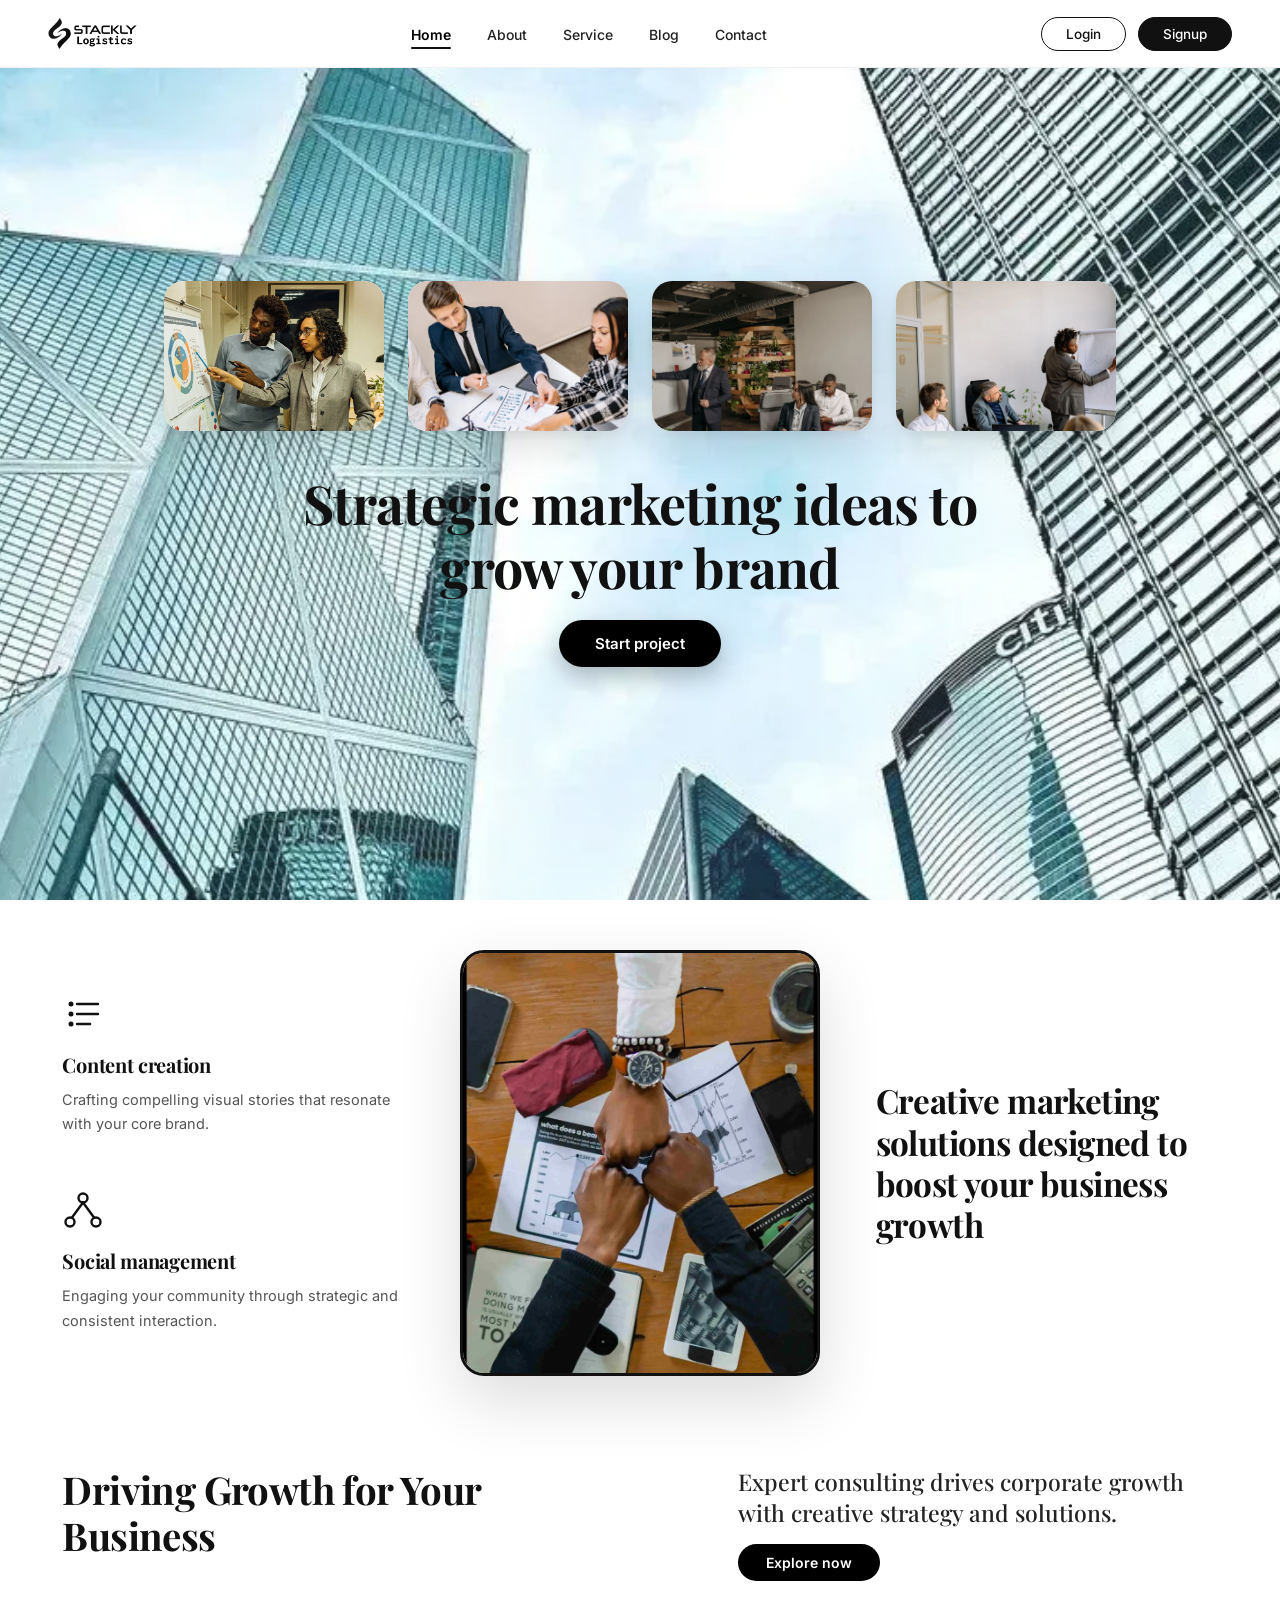
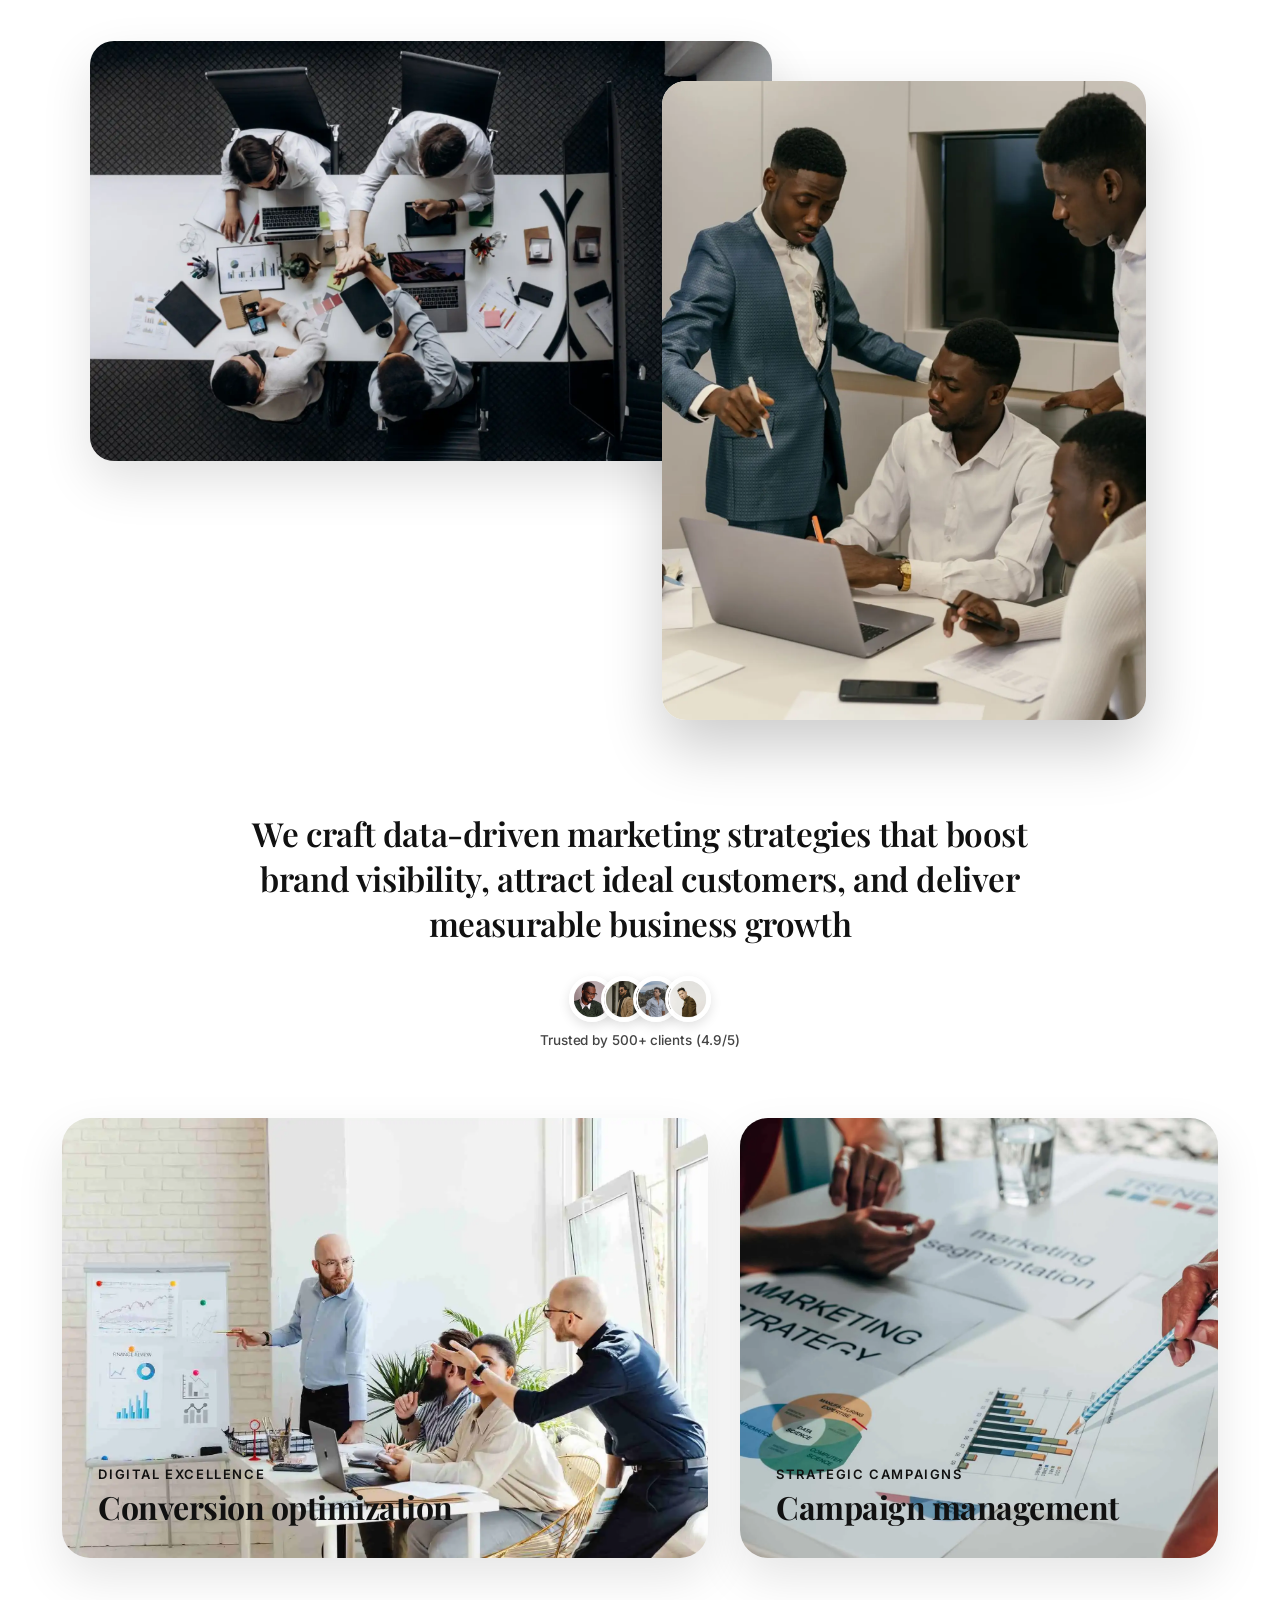
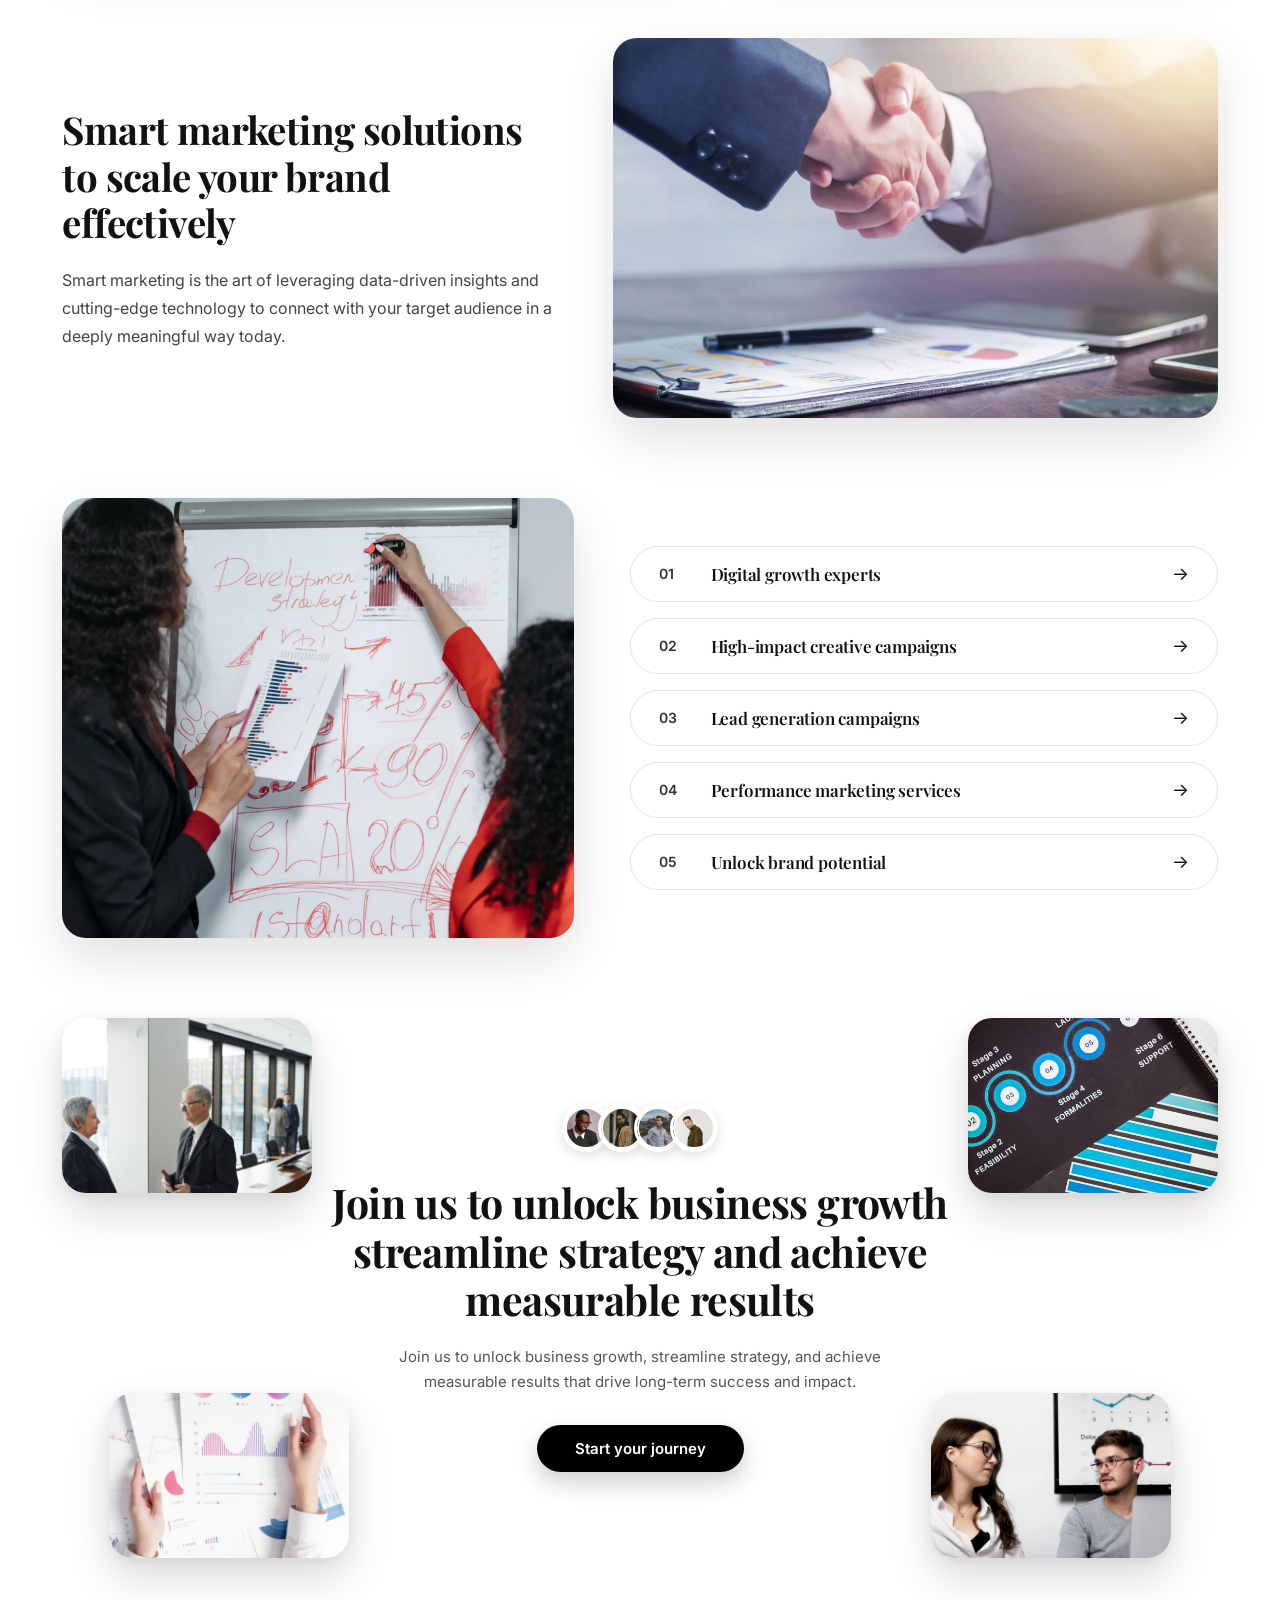
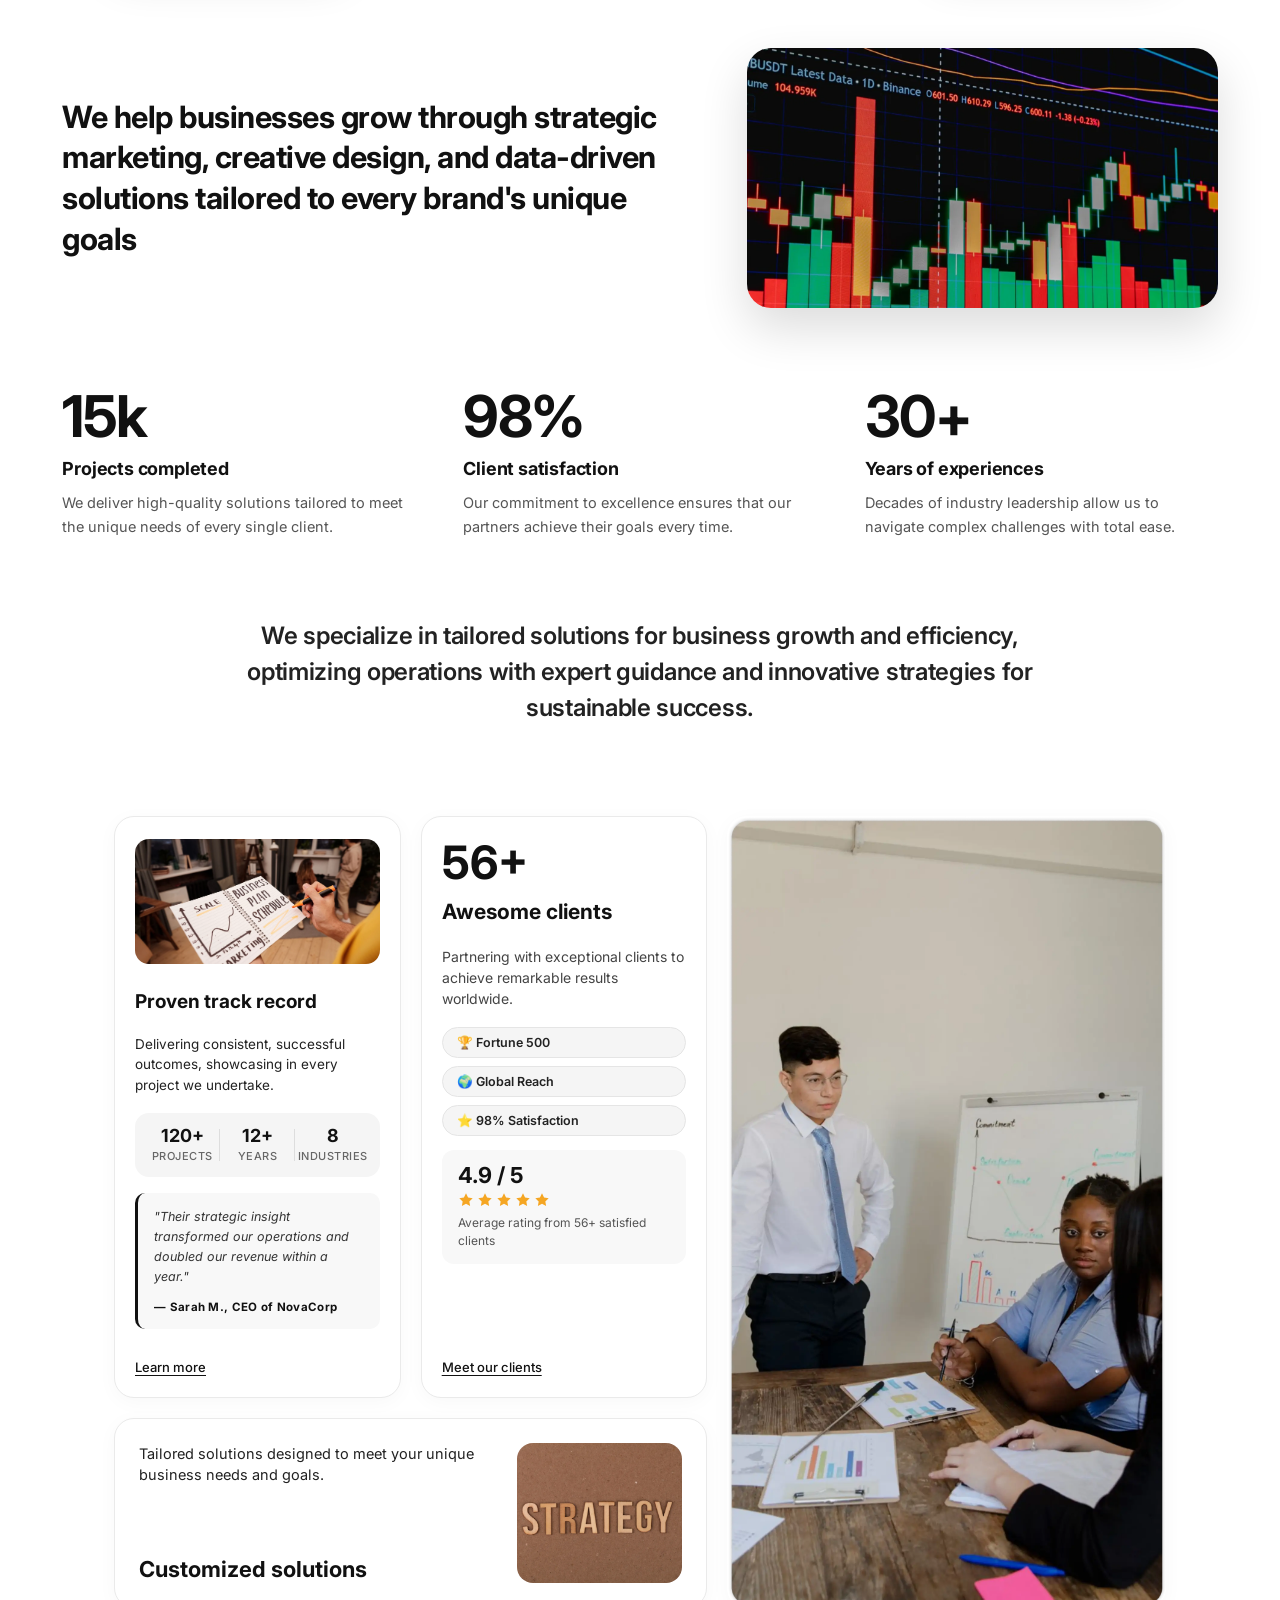
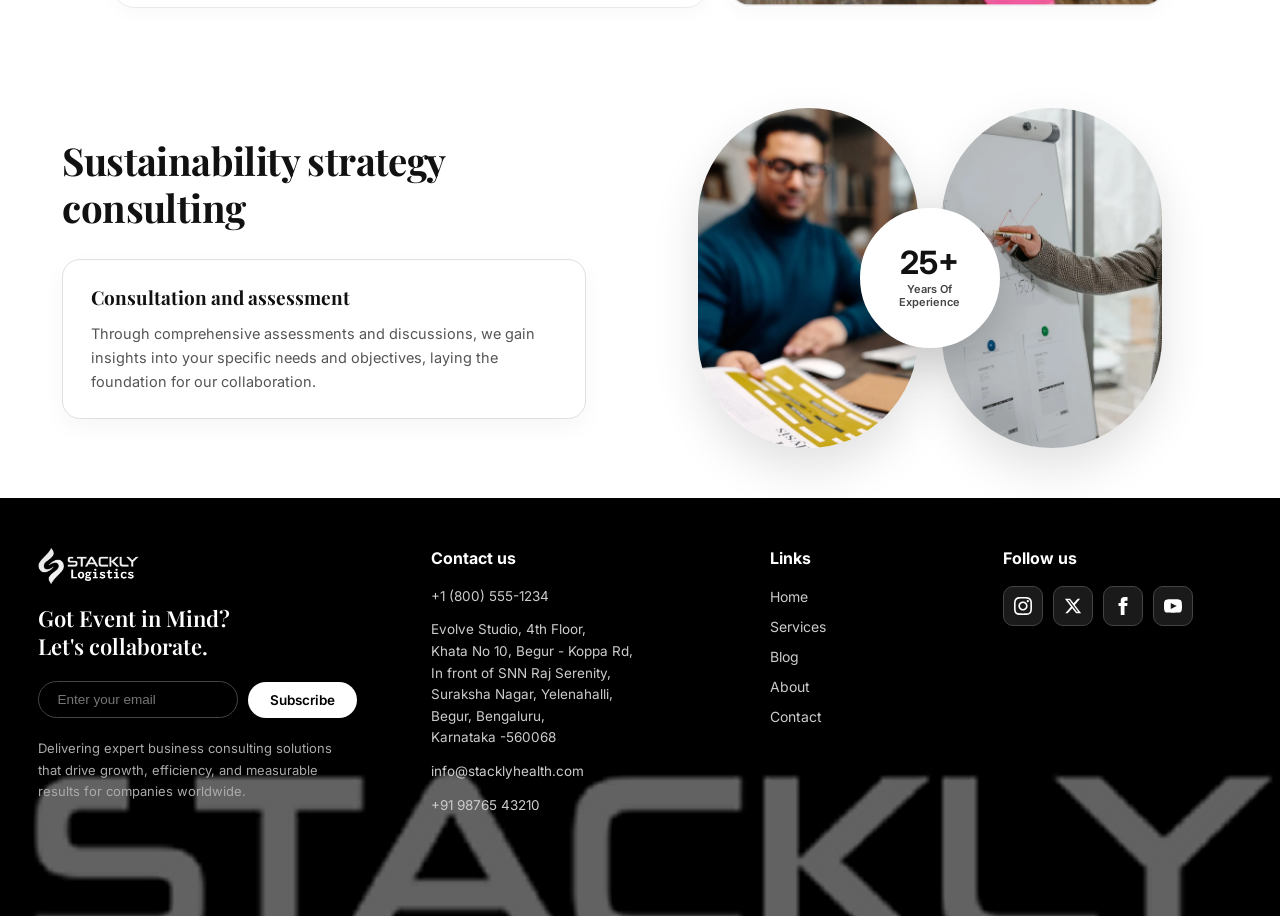
<file: index.html>
<!DOCTYPE html>
<html lang="en">
<head>
  <meta charset="UTF-8" />
  <meta name="viewport" content="width=device-width, initial-scale=1.0" />
  <title>Stackly – Strategic Marketing Ideas to Grow Your Brand</title>
  <meta name="description" content="Stackly delivers creative marketing solutions designed to boost your business growth through content creation, social management, and strategic campaigns." />
  
  <!-- Google Fonts: Inter & Playfair Display -->
  <link rel="preconnect" href="https://fonts.googleapis.com" />
  <link rel="preconnect" href="https://fonts.gstatic.com" crossorigin />
  <link href="https://fonts.googleapis.com/css2?family=Inter:wght@400;500;600;700&family=Playfair+Display:ital,wght@0,500;0,600;0,700;1,600&display=swap" rel="stylesheet" />

  <!-- Super Cool Preloader CSS -->
  <link rel="stylesheet" href="preloader.css" />

  <style>
    /* ============================================================
       RESET & BASE STYLES
    ============================================================ */
    *, *::before, *::after { box-sizing: border-box; margin: 0; padding: 0; }
    html { scroll-behavior: smooth; overflow-x: hidden; width: 100%; }
    body {
      font-family: 'Inter', sans-serif;
      background: #ffffff;
      color: #111111;
      overflow-x: hidden;
      width: 100%;
      position: relative;
      -webkit-font-smoothing: antialiased;
    }
    img { display: block; max-width: 100%; }
    a { text-decoration: none; color: inherit; }
    button { font-family: inherit; }

    /* ============================================================
       NAVBAR
    ============================================================ */
    .navbar {
      position: fixed;
      top: 0; left: 0; right: 0;
      z-index: 10000;
      display: flex;
      align-items: center;
      justify-content: space-between;
      padding: 0 48px;
      height: 68px;
      background: rgba(255, 255, 255, 0.95);
      backdrop-filter: blur(16px);
      -webkit-backdrop-filter: blur(16px);
      border-bottom: 1px solid rgba(0, 0, 0, 0.06);
      will-change: transform;
      -webkit-backface-visibility: hidden;
              backface-visibility: hidden;
      -webkit-animation: navSlideDown 0.6s cubic-bezier(0.16, 1, 0.3, 1) forwards;
              animation: navSlideDown 0.6s cubic-bezier(0.16, 1, 0.3, 1) forwards;
    }
    @-webkit-keyframes navSlideDown {
      from { -webkit-transform: translate3d(0, -100%, 0); transform: translate3d(0, -100%, 0); opacity: 0; }
      to   { -webkit-transform: translate3d(0, 0, 0);     transform: translate3d(0, 0, 0);     opacity: 1; }
    }
    @keyframes navSlideDown {
      from { -webkit-transform: translate3d(0, -100%, 0); transform: translate3d(0, -100%, 0); opacity: 0; }
      to   { -webkit-transform: translate3d(0, 0, 0);     transform: translate3d(0, 0, 0);     opacity: 1; }
    }

    .nav-logo {
      display: flex;
      align-items: center;
      gap: 10px;
    }
    .nav-logo img {
      height: 32px;
      width: auto;
      object-fit: contain;
    }

    .nav-links {
      display: flex;
      align-items: center;
      gap: 36px;
      list-style: none;
    }
    .nav-links a {
      font-size: 14px;
      font-weight: 500;
      color: #222;
      position: relative;
      padding: 4px 0;
      transition: color 0.25s ease;
    }
    .nav-links a::after {
      content: '';
      position: absolute;
      bottom: -2px; left: 0;
      width: 0; height: 2px;
      background: #111;
      border-radius: 2px;
      transition: width 0.3s cubic-bezier(0.16, 1, 0.3, 1);
    }
    .nav-links a:hover,
    .nav-links a.active { color: #000; font-weight: 600; }
    .nav-links a:hover::after,
    .nav-links a.active::after { width: 100%; }

    .nav-actions {
      display: flex;
      align-items: center;
      gap: 12px;
    }
    .btn-login {
      padding: 8px 24px;
      font-size: 13.5px;
      font-weight: 500;
      border: 1.5px solid #111111;
      border-radius: 50px;
      background: transparent;
      color: #111111;
      cursor: pointer;
      transition: all 0.25s ease;
    }
    .btn-login:hover {
      background: #111111;
      color: #ffffff;
    }
    .btn-signup {
      padding: 8px 24px;
      font-size: 13.5px;
      font-weight: 500;
      border: 1.5px solid #111111;
      border-radius: 50px;
      background: #111111;
      color: #ffffff;
      cursor: pointer;
      transition: all 0.25s ease;
    }
    .btn-signup:hover {
      background: #2a2a2a;
      border-color: #2a2a2a;
    }

    /* Hamburger Menu Button */
    .hamburger {
      display: none;
      flex-direction: column;
      gap: 5px;
      cursor: pointer;
      padding: 6px;
      background: none;
      border: none;
    }
    .hamburger span {
      display: block;
      width: 24px; height: 2px;
      background: #111;
      border-radius: 2px;
      transition: all 0.3s ease;
    }
    .hamburger.open span:nth-child(1) { transform: translateY(7px) rotate(45deg); }
    .hamburger.open span:nth-child(2) { opacity: 0; transform: scaleX(0); }
    .hamburger.open span:nth-child(3) { transform: translateY(-7px) rotate(-45deg); }

    .mobile-menu {
      display: none;
      position: fixed;
      top: 68px; left: 0; right: 0;
      width: 100%;
      max-height: calc(100vh - 68px);
      overflow-y: auto;
      background: rgba(255, 255, 255, 0.98);
      backdrop-filter: blur(20px);
      -webkit-backdrop-filter: blur(20px);
      padding: 20px 24px 32px;
      flex-direction: column;
      gap: 0;
      z-index: 9999;
      border-bottom: 1px solid rgba(0, 0, 0, 0.08);
      box-shadow: 0 12px 30px rgba(0, 0, 0, 0.08);
      transform: translateY(-15px);
      opacity: 0;
      transition: transform 0.35s ease, opacity 0.35s ease;
      box-sizing: border-box;
    }
    .mobile-menu.active {
      display: flex;
      transform: translateY(0);
      opacity: 1;
    }
    .mobile-menu > a {
      font-size: 16px;
      font-weight: 500;
      color: #111111;
      padding: 14px 0;
      border-bottom: 1px solid #f0f0f0;
      display: block;
      width: 100%;
      text-decoration: none;
      box-sizing: border-box;
      transition: color 0.2s ease, padding-left 0.2s ease;
    }
    .mobile-menu > a:hover,
    .mobile-menu > a.active {
      color: #000000;
      font-weight: 600;
      padding-left: 4px;
    }
    .mobile-menu > a:last-of-type {
      border-bottom: none;
    }
    .mobile-menu .mob-btn-group {
      display: flex;
      gap: 12px;
      margin-top: 18px;
      width: 100%;
      box-sizing: border-box;
    }
    .mobile-menu .btn-login,
    .mobile-menu .btn-signup {
      flex: 1;
      text-align: center;
      display: inline-flex;
      align-items: center;
      justify-content: center;
      padding: 11px 18px;
      font-size: 14px;
      font-weight: 600;
      border-radius: 50px;
      box-sizing: border-box;
      text-decoration: none;
      border: 1.5px solid #111111 !important;
    }
    .mobile-menu .btn-login {
      background: transparent;
      color: #111111 !important;
    }
    .mobile-menu .btn-login:hover {
      background: #111111;
      color: #ffffff !important;
    }
    .mobile-menu .btn-signup {
      background: #111111 !important;
      color: #ffffff !important;
    }
    .mobile-menu .btn-signup:hover {
      background: #2a2a2a !important;
      border-color: #2a2a2a !important;
      color: #ffffff !important;
    }

    /* ============================================================
       HERO SECTION
    ============================================================ */
    .hero-container {
      position: relative;
      margin-top: 68px;
      width: 100%;
      min-height: calc(100vh - 68px);
      max-height: 820px;
      display: flex;
      flex-direction: column;
      align-items: center;
      justify-content: space-between;
      padding: 40px 24px 60px;
      overflow: hidden;
      background-color: #e4f0f6;
    }

    .hero-bg-layer {
      position: absolute;
      top: 0; left: 0; right: 0; bottom: 0;
      z-index: 1;
      overflow: hidden;
    }
    .hero-bg-layer img {
      width: 100%;
      height: 100%;
      object-fit: cover;
      object-position: center bottom;
      transform: scale(1.03);
      transition: transform 1.2s cubic-bezier(0.16, 1, 0.3, 1);
    }
    .hero-bg-overlay {
      position: absolute;
      top: 0; left: 0; right: 0; bottom: 0;
      background: radial-gradient(circle at 50% 50%, rgba(255,255,255,0.15) 0%, rgba(255,255,255,0.05) 100%);
      pointer-events: none;
    }

    .hero-content {
      position: relative;
      z-index: 2;
      width: 100%;
      max-width: min(1600px, 94vw);
      display: flex;
      flex-direction: column;
      align-items: center;
      gap: 40px;
      margin: auto 0;
    }

    .hero-cards-row {
      display: flex;
      justify-content: center;
      align-items: center;
      gap: 24px;
      width: 100%;
      max-width: 1100px;
    }

    .card-item {
      position: relative;
      width: 220px;
      height: 150px;
      border-radius: 20px;
      overflow: hidden;
      box-shadow: 0 16px 36px rgba(0, 0, 0, 0.12), 0 4px 12px rgba(0, 0, 0, 0.06);
      background: #ffffff;
      cursor: pointer;
      transition: transform 0.4s cubic-bezier(0.175, 0.885, 0.32, 1.275), box-shadow 0.4s ease;
      opacity: 0;
      transform: translateY(40px) scale(0.92);
      animation: cardAppear 0.8s cubic-bezier(0.16, 1, 0.3, 1) forwards;
    }

    .card-item img {
      width: 100%;
      height: 100%;
      object-fit: cover;
      object-position: center top;
      transition: transform 0.6s ease;
    }

    #card-1 img { object-position: center 8%; }
    #card-2 img { object-position: center 4%; }
    #card-3 img { object-position: center 8%; }
    #card-4 img { object-position: center 4%; }

    .card-item:hover {
      transform: translateY(-12px) scale(1.05) !important;
      box-shadow: 0 28px 50px rgba(0, 0, 0, 0.22), 0 8px 20px rgba(0, 0, 0, 0.1);
      z-index: 10;
    }
    .card-item:hover img {
      transform: scale(1.08);
    }

    .card-item:nth-child(1) { animation-delay: 0.15s; }
    .card-item:nth-child(2) { animation-delay: 0.30s; }
    .card-item:nth-child(3) { animation-delay: 0.45s; }
    .card-item:nth-child(4) { animation-delay: 0.60s; }

    @keyframes cardAppear {
      to {
        opacity: 1;
        transform: translateY(0) scale(1);
      }
    }

    .card-item.floating-1 { animation: cardAppear 0.8s cubic-bezier(0.16, 1, 0.3, 1) 0.15s forwards, floatBob1 4.5s ease-in-out 1s infinite alternate; }
    .card-item.floating-2 { animation: cardAppear 0.8s cubic-bezier(0.16, 1, 0.3, 1) 0.30s forwards, floatBob2 5.0s ease-in-out 1.2s infinite alternate; }
    .card-item.floating-3 { animation: cardAppear 0.8s cubic-bezier(0.16, 1, 0.3, 1) 0.45s forwards, floatBob1 4.2s ease-in-out 1.4s infinite alternate; }
    .card-item.floating-4 { animation: cardAppear 0.8s cubic-bezier(0.16, 1, 0.3, 1) 0.60s forwards, floatBob2 4.8s ease-in-out 1.6s infinite alternate; }

    @keyframes floatBob1 {
      0%   { transform: translateY(0px); }
      100% { transform: translateY(-8px); }
    }
    @keyframes floatBob2 {
      0%   { transform: translateY(-6px); }
      100% { transform: translateY(4px); }
    }

    .hero-center-block {
      display: flex;
      flex-direction: column;
      align-items: center;
      text-align: center;
      gap: 22px;
      max-width: 720px;
    }

    .hero-headline {
      font-family: 'Playfair Display', Georgia, serif;
      font-size: clamp(32px, 4.2vw, 54px);
      font-weight: 700;
      color: #111111;
      line-height: 1.18;
      letter-spacing: -0.8px;
      opacity: 0;
      transform: translateY(24px);
      animation: heroTextFade 0.9s cubic-bezier(0.16, 1, 0.3, 1) 0.5s forwards;
    }

    @keyframes heroTextFade {
      to {
        opacity: 1;
        transform: translateY(0);
      }
    }

    .hero-cta-btn {
      display: inline-flex;
      align-items: center;
      justify-content: center;
      padding: 14px 36px;
      font-size: 15px;
      font-weight: 600;
      color: #ffffff;
      background: #000000;
      border: none;
      border-radius: 50px;
      cursor: pointer;
      box-shadow: 0 10px 25px rgba(0, 0, 0, 0.25);
      transition: all 0.3s cubic-bezier(0.175, 0.885, 0.32, 1.275);
      opacity: 0;
      transform: translateY(20px);
      animation: heroTextFade 0.9s cubic-bezier(0.16, 1, 0.3, 1) 0.7s forwards;
    }
    .hero-cta-btn:hover {
      background: #222222;
      transform: translateY(-3px) scale(1.03) !important;
      box-shadow: 0 16px 32px rgba(0, 0, 0, 0.35);
    }
    .hero-cta-btn:active {
      transform: translateY(0) scale(0.98) !important;
    }

    /* ============================================================
       FEATURES SECTION
    ============================================================ */
    .features-section {
      padding: 50px 24px;
      max-width: min(1600px, 94vw);
      margin: 0 auto;
    }

    .features-grid {
      display: grid;
      grid-template-columns: 1fr 1.05fr 1fr;
      gap: 56px;
      align-items: center;
    }

    .services-col {
      display: flex;
      flex-direction: column;
      gap: 52px;
    }

    .service-card {
      opacity: 0;
      transform: translateX(-40px);
      transition: opacity 0.75s ease, transform 0.75s ease;
    }
    .service-card.is-visible {
      opacity: 1;
      transform: translateX(0);
    }
    .service-card:nth-child(2) { transition-delay: 0.15s; }

    .service-icon-wrap {
      width: 42px;
      height: 42px;
      margin-bottom: 16px;
    }
    .service-icon-wrap svg {
      width: 100%;
      height: 100%;
    }

    .service-title {
      font-family: 'Playfair Display', Georgia, serif;
      font-size: 20px;
      font-weight: 700;
      color: #111111;
      margin-bottom: 10px;
      letter-spacing: -0.3px;
    }
    .service-desc {
      font-size: 14.5px;
      line-height: 1.7;
      color: #555555;
    }

    .center-img-col {
      opacity: 0;
      transform: translateY(40px);
      transition: opacity 0.85s ease 0.1s, transform 0.85s ease 0.1s;
    }
    .center-img-col.is-visible {
      opacity: 1;
      transform: translateY(0);
    }

    .center-img-frame {
      position: relative;
      border-radius: 24px;
      overflow: hidden;
      border: 3px solid #111111;
      box-shadow: 0 24px 64px rgba(0, 0, 0, 0.14);
      transition: transform 0.4s ease, box-shadow 0.4s ease;
    }
    .center-img-frame img {
      width: 100%;
      height: 420px;
      object-fit: cover;
      display: block;
    }
    .center-img-frame:hover {
      transform: scale(1.02);
      box-shadow: 0 32px 80px rgba(0, 0, 0, 0.2);
    }

    .headline-col {
      opacity: 0;
      transform: translateX(40px);
      transition: opacity 0.75s ease 0.2s, transform 0.75s ease 0.2s;
    }
    .headline-col.is-visible {
      opacity: 1;
      transform: translateX(0);
    }

    .headline-col h2 {
      font-family: 'Playfair Display', Georgia, serif;
      font-size: clamp(24px, 2.6vw, 36px);
      font-weight: 700;
      line-height: 1.24;
      color: #111111;
      letter-spacing: -0.6px;
    }

    /* ============================================================
       DRIVING GROWTH & DUAL OVERLAPPING SHOWCASE
    ============================================================ */
    .growth-section {
      padding: 40px 24px 50px;
      max-width: min(1600px, 94vw);
      margin: 0 auto;
    }

    .growth-header-row {
      display: flex;
      justify-content: space-between;
      align-items: flex-start;
      gap: 40px;
      margin-bottom: 60px;
      opacity: 0;
      transform: translateY(30px);
      transition: opacity 0.75s ease, transform 0.75s ease;
    }
    .growth-header-row.is-visible {
      opacity: 1;
      transform: translateY(0);
    }

    .growth-header-left h2 {
      font-family: 'Playfair Display', Georgia, serif;
      font-size: clamp(28px, 3vw, 42px);
      font-weight: 700;
      color: #111111;
      line-height: 1.2;
      letter-spacing: -0.6px;
      max-width: 440px;
    }

    .growth-header-right {
      display: flex;
      flex-direction: column;
      align-items: flex-start;
      gap: 16px;
      max-width: 480px;
    }

    .growth-header-right p {
      font-family: 'Playfair Display', Georgia, serif;
      font-size: clamp(18px, 1.8vw, 24px);
      font-weight: 500;
      color: #222222;
      line-height: 1.35;
    }

    .btn-explore {
      display: inline-flex;
      align-items: center;
      justify-content: center;
      padding: 10px 28px;
      font-size: 14px;
      font-weight: 600;
      color: #ffffff;
      background: #000000;
      border: none;
      border-radius: 50px;
      cursor: pointer;
      transition: all 0.3s ease;
    }
    .btn-explore:hover {
      background: #2b2b2b;
      transform: translateY(-2px);
      box-shadow: 0 8px 20px rgba(0, 0, 0, 0.2);
    }

    .dual-showcase-container {
      position: relative;
      width: 100%;
      max-width: 1100px;
      margin: 0 auto 40px;
      min-height: 640px;
      display: flex;
      align-items: flex-start;
      justify-content: flex-start;
    }

    .showcase-back-card {
      position: relative;
      width: 62%;
      border-radius: 24px;
      overflow: hidden;
      box-shadow: 0 20px 50px rgba(0, 0, 0, 0.12);
      z-index: 1;
      opacity: 0;
      transform: translateX(-40px);
      transition: opacity 0.85s cubic-bezier(0.16, 1, 0.3, 1), transform 0.85s cubic-bezier(0.16, 1, 0.3, 1);
    }
    .showcase-back-card.is-visible {
      opacity: 1;
      transform: translateX(0);
    }
    .showcase-back-card img {
      width: 100%;
      height: 420px;
      object-fit: cover;
      display: block;
      transition: transform 0.5s ease;
    }
    .showcase-back-card:hover img {
      transform: scale(1.03);
    }

    .showcase-front-card {
      position: absolute;
      right: 4%;
      top: 40px;
      width: 44%;
      border-radius: 24px;
      overflow: hidden;
      box-shadow: 0 28px 60px rgba(0, 0, 0, 0.2);
      z-index: 2;
      background: #ffffff;
      opacity: 0;
      transform: translateX(40px) translateY(20px);
      transition: opacity 0.85s cubic-bezier(0.16, 1, 0.3, 1) 0.15s, transform 0.85s cubic-bezier(0.16, 1, 0.3, 1) 0.15s;
    }
    .showcase-front-card.is-visible {
      opacity: 1;
      transform: translateX(0) translateY(0);
    }
    .showcase-front-card img {
      width: 100%;
      height: auto;
      display: block;
      object-fit: cover;
      transition: transform 0.5s ease;
    }
    .showcase-front-card:hover {
      transform: translateY(-8px) scale(1.02) !important;
      box-shadow: 0 36px 75px rgba(0, 0, 0, 0.26);
    }
    .showcase-front-card:hover img {
      transform: scale(1.04);
    }

    /* ============================================================
       TRUST / CLIENT REVIEWS BANNER
    ============================================================ */
    .trust-banner-section {
      padding: 40px 24px;
      max-width: 900px;
      margin: 0 auto;
      text-align: center;
      display: flex;
      flex-direction: column;
      align-items: center;
      gap: 24px;
      opacity: 0;
      transform: translateY(30px);
      transition: opacity 0.8s ease, transform 0.8s ease;
    }
    .trust-banner-section.is-visible {
      opacity: 1;
      transform: translateY(0);
    }

    .trust-quote-text {
      font-family: 'Playfair Display', Georgia, serif;
      font-size: clamp(22px, 2.6vw, 36px);
      font-weight: 600;
      line-height: 1.35;
      color: #111111;
      letter-spacing: -0.4px;
      max-width: 820px;
    }

    .avatar-stack-wrapper {
      display: flex;
      flex-direction: column;
      align-items: center;
      gap: 10px;
      margin-top: 6px;
    }

    .avatar-stack {
      display: flex;
      align-items: center;
      justify-content: center;
    }

    .avatar-item {
      width: 46px;
      height: 46px;
      border-radius: 50%;
      border: 3px solid #ffffff;
      overflow: hidden;
      margin-left: -14px;
      box-shadow: 0 4px 12px rgba(0, 0, 0, 0.12);
      transition: transform 0.3s ease, z-index 0.3s ease;
    }
    .avatar-item:first-child {
      margin-left: 0;
    }
    .avatar-item img {
      width: 100%;
      height: 100%;
      object-fit: cover;
    }
    .avatar-item:hover {
      transform: translateY(-4px) scale(1.15);
      z-index: 10;
    }

    .trust-rating-subtext {
      font-size: 13.5px;
      font-weight: 500;
      color: #444444;
      letter-spacing: -0.1px;
    }

    /* ============================================================
       CAMPAIGN CARDS GRID
    ============================================================ */
    .campaign-section {
      padding: 30px 24px 50px;
      max-width: min(1600px, 94vw);
      margin: 0 auto;
    }

    .campaign-grid {
      display: grid;
      grid-template-columns: 1.15fr 0.85fr;
      gap: 32px;
      align-items: stretch;
    }

    .campaign-card {
      position: relative;
      border-radius: 28px;
      overflow: hidden;
      box-shadow: 0 20px 48px rgba(0, 0, 0, 0.1);
      cursor: pointer;
      background: #f8f9fa;
      opacity: 0;
      transform: translateY(40px);
      transition: opacity 0.8s cubic-bezier(0.16, 1, 0.3, 1), transform 0.8s cubic-bezier(0.16, 1, 0.3, 1), box-shadow 0.4s ease;
    }
    .campaign-card.is-visible {
      opacity: 1;
      transform: translateY(0);
    }
    .campaign-card:nth-child(2) { transition-delay: 0.18s; }

    .campaign-card img {
      width: 100%;
      height: 100%;
      min-height: 440px;
      object-fit: cover;
      object-position: left bottom;
      display: block;
      transition: transform 0.6s cubic-bezier(0.16, 1, 0.3, 1);
    }

    .campaign-card:hover {
      box-shadow: 0 32px 70px rgba(0, 0, 0, 0.18);
      transform: translateY(-8px) !important;
    }
    .campaign-card:hover img {
      transform: scale(1.04);
    }

    .card-text-overlay {
      position: absolute;
      bottom: 32px;
      left: 36px;
      right: 36px;
      z-index: 10;
      pointer-events: none;
    }

    .card-subtitle {
      display: block;
      font-family: 'Inter', sans-serif;
      font-size: 13px;
      font-weight: 600;
      letter-spacing: 1.6px;
      text-transform: uppercase;
      color: #111111;
      margin-bottom: 6px;
    }

    .card-title {
      font-family: 'Playfair Display', Georgia, serif;
      font-size: clamp(24px, 2.5vw, 36px);
      font-weight: 700;
      color: #111111;
      line-height: 1.18;
      letter-spacing: -0.5px;
    }

    /* ============================================================
       SMART MARKETING SOLUTIONS (HANDSHAKE)
    ============================================================ */
    .smart-solutions-section {
      padding: 30px 24px 50px;
      max-width: min(1600px, 94vw);
      margin: 0 auto;
    }

    .smart-solutions-grid {
      display: grid;
      grid-template-columns: 0.9fr 1.1fr;
      gap: 56px;
      align-items: center;
      opacity: 0;
      transform: translateY(40px);
      transition: opacity 0.8s ease, transform 0.8s ease;
    }
    .smart-solutions-grid.is-visible {
      opacity: 1;
      transform: translateY(0);
    }

    .smart-content-left h2 {
      font-family: 'Playfair Display', Georgia, serif;
      font-size: clamp(28px, 3vw, 42px);
      font-weight: 700;
      line-height: 1.22;
      color: #111111;
      letter-spacing: -0.6px;
      margin-bottom: 20px;
    }

    .smart-content-left p {
      font-size: 16px;
      line-height: 1.75;
      color: #444444;
    }

    .smart-image-right {
      border-radius: 24px;
      overflow: hidden;
      box-shadow: 0 20px 50px rgba(0, 0, 0, 0.12);
    }
    .smart-image-right img {
      width: 100%;
      height: 380px;
      object-fit: cover;
      display: block;
      transition: transform 0.5s ease;
    }
    .smart-image-right:hover img {
      transform: scale(1.03);
    }

    /* ============================================================
       SERVICE PILL ACCORDION LIST
    ============================================================ */
    .accordion-section {
      padding: 30px 24px 50px;
      max-width: min(1600px, 94vw);
      margin: 0 auto;
    }

    .accordion-grid {
      display: grid;
      grid-template-columns: 1fr 1.15fr;
      gap: 56px;
      align-items: center;
      opacity: 0;
      transform: translateY(40px);
      transition: opacity 0.85s ease, transform 0.85s ease;
    }
    .accordion-grid.is-visible {
      opacity: 1;
      transform: translateY(0);
    }

    .accordion-img-left {
      border-radius: 24px;
      overflow: hidden;
      box-shadow: 0 20px 50px rgba(0, 0, 0, 0.12);
    }
    .accordion-img-left img {
      width: 100%;
      height: 440px;
      object-fit: cover;
      display: block;
      transition: transform 0.5s ease;
    }
    .accordion-img-left:hover img {
      transform: scale(1.03);
    }

    .accordion-list {
      display: flex;
      flex-direction: column;
      gap: 16px;
    }

    .accordion-item {
      display: flex;
      align-items: center;
      justify-content: space-between;
      padding: 16px 28px;
      border: 1.5px solid #e2e4e8;
      border-radius: 50px;
      background: #ffffff;
      cursor: pointer;
      text-decoration: none;
      color: inherit;
      transition: all 0.35s cubic-bezier(0.16, 1, 0.3, 1);
    }
    .accordion-item:hover {
      border-color: #111111;
      background: #fafafa;
      transform: translateX(6px);
      box-shadow: 0 8px 24px rgba(0, 0, 0, 0.08);
    }

    .accordion-item-left {
      display: flex;
      align-items: center;
      gap: 28px;
    }

    .accordion-num {
      font-size: 14px;
      font-weight: 600;
      color: #333333;
      min-width: 24px;
    }

    .accordion-title {
      font-family: 'Playfair Display', Georgia, serif;
      font-size: 17px;
      font-weight: 600;
      color: #111111;
      letter-spacing: -0.2px;
    }

    .accordion-arrow {
      font-size: 18px;
      color: #111111;
      transition: transform 0.3s ease;
    }
    .accordion-item:hover .accordion-arrow {
      transform: translateX(4px);
    }

    /* ============================================================
       FLOATING IMAGE GRID + JOIN US CTA BANNER
    ============================================================ */
    .join-cta-section {
      padding: 40px 24px 60px;
      max-width: min(1600px, 94vw);
      margin: 0 auto;
      position: relative;
    }

    .join-cta-container {
      position: relative;
      display: flex;
      flex-direction: column;
      align-items: center;
      text-align: center;
      padding: 40px 24px;
      min-height: 520px;
      justify-content: center;
      opacity: 0;
      transform: translateY(40px);
      transition: opacity 0.85s ease, transform 0.85s ease;
    }
    .join-cta-container.is-visible {
      opacity: 1;
      transform: translateY(0);
    }

    .float-card {
      position: absolute;
      border-radius: 24px;
      overflow: hidden;
      box-shadow: 0 20px 44px rgba(0, 0, 0, 0.14), 0 4px 14px rgba(0, 0, 0, 0.06);
      background: #ffffff;
      transition: transform 0.4s cubic-bezier(0.175, 0.885, 0.32, 1.275), box-shadow 0.4s ease;
      cursor: pointer;
    }
    .float-card img {
      width: 100%;
      height: 100%;
      object-fit: cover;
      object-position: center 10%;
      transition: transform 0.6s ease;
    }
    .float-card:hover {
      transform: scale(1.06) translateY(-8px) !important;
      box-shadow: 0 30px 60px rgba(0, 0, 0, 0.22);
      z-index: 20;
    }
    .float-card:hover img {
      transform: scale(1.08);
    }

    .fc-top-left {
      top: -10px; left: 0%;
      width: 250px; height: 175px;
      animation: floatBob1 4.5s ease-in-out infinite alternate;
    }
    .fc-top-right {
      top: -10px; right: 0%;
      width: 250px; height: 175px;
      animation: floatBob2 4.8s ease-in-out infinite alternate;
    }
    .fc-bottom-left {
      bottom: -10px; left: 4%;
      width: 240px; height: 165px;
      animation: floatBob2 4.2s ease-in-out infinite alternate;
    }
    .fc-bottom-right {
      bottom: -10px; right: 4%;
      width: 240px; height: 165px;
      animation: floatBob1 4.6s ease-in-out infinite alternate;
    }

    .join-center-content {
      max-width: 640px;
      display: flex;
      flex-direction: column;
      align-items: center;
      gap: 22px;
      z-index: 2;
      position: relative;
    }

    .join-avatars {
      display: flex;
      margin-bottom: 4px;
    }
    .join-avatar {
      width: 48px; height: 48px;
      border-radius: 50%;
      border: 3px solid #ffffff;
      margin-left: -12px;
      overflow: hidden;
      box-shadow: 0 4px 12px rgba(0, 0, 0, 0.12);
    }
    .join-avatar:first-child { margin-left: 0; }
    .join-avatar img { width: 100%; height: 100%; object-fit: cover; }

    .join-title {
      font-family: 'Playfair Display', Georgia, serif;
      font-size: clamp(28px, 3.2vw, 44px);
      font-weight: 700;
      color: #111111;
      line-height: 1.18;
      letter-spacing: -0.6px;
    }

    .join-subtext {
      font-size: 15px;
      line-height: 1.65;
      color: #555555;
      max-width: 520px;
    }

    .btn-start-journey {
      display: inline-flex;
      align-items: center;
      justify-content: center;
      padding: 14px 38px;
      font-size: 15px;
      font-weight: 600;
      color: #ffffff;
      background: #000000;
      border: none;
      border-radius: 50px;
      cursor: pointer;
      margin-top: 8px;
      box-shadow: 0 10px 24px rgba(0, 0, 0, 0.2);
      transition: all 0.3s ease;
    }
    .btn-start-journey:hover {
      background: #2b2b2b;
      transform: translateY(-3px);
      box-shadow: 0 16px 32px rgba(0, 0, 0, 0.3);
    }

    /* ============================================================
       NEW SECTION 11: TRACK RECORD & CUSTOMIZED SOLUTIONS GRID
    ============================================================ */
    .track-record-section {
      padding: 40px 24px 60px;
      max-width: 1100px;
      margin: 0 auto;
    }

    .track-record-grid {
      display: grid;
      grid-template-columns: 1.15fr 0.85fr;
      gap: 20px;
      align-items: stretch;
      opacity: 0;
      transform: translateY(40px);
      transition: opacity 0.85s ease, transform 0.85s ease;
    }
    .track-record-grid.is-visible {
      opacity: 1;
      transform: translateY(0);
    }

    .track-left-col {
      display: flex;
      flex-direction: column;
      gap: 20px;
      height: 100%;
    }

    .track-top-row {
      display: grid;
      grid-template-columns: 1fr 1fr;
      gap: 20px;
      flex: 1;
    }

    .track-card {
      background: #ffffff;
      border-radius: 20px;
      border: 1.5px solid #eaeaea;
      padding: 22px 20px;
      display: flex;
      flex-direction: column;
      justify-content: flex-start;
      gap: 14px;
      box-shadow: 0 4px 20px rgba(0, 0, 0, 0.03);
      transition: transform 0.35s ease, box-shadow 0.35s ease;
    }
    .track-card:hover {
      transform: translateY(-4px);
      box-shadow: 0 16px 36px rgba(0, 0, 0, 0.08);
    }

    /* Testimonial quote block inside Card 1 */
    .track-quote-block {
      background: #f8f8f8;
      border-left: 3px solid #111;
      border-radius: 10px;
      padding: 14px 16px;
      margin-top: 2px;
    }
    .track-quote-text {
      font-size: 12.5px;
      line-height: 1.6;
      color: #333;
      font-style: italic;
      margin-bottom: 8px;
    }
    .track-quote-author {
      font-size: 11.5px;
      font-weight: 700;
      color: #111;
      letter-spacing: 0.3px;
    }

    /* Star rating block inside Card 2 */
    .track-rating-block {
      background: #f8f8f8;
      border-radius: 12px;
      padding: 14px 16px;
      display: flex;
      flex-direction: column;
      gap: 6px;
    }
    .track-stars {
      display: flex;
      gap: 3px;
    }
    .track-stars svg {
      width: 16px;
      height: 16px;
      fill: #f5a623;
    }
    .track-rating-text {
      font-size: 12px;
      color: #555;
      line-height: 1.5;
    }
    .track-rating-score {
      font-size: 22px;
      font-weight: 700;
      color: #111;
      line-height: 1;
    }

    .track-card-img {
      border-radius: 14px;
      overflow: hidden;
      height: 125px;
      margin-bottom: 12px;
    }
    .track-card-img img {
      width: 100%;
      height: 100%;
      object-fit: cover;
      display: block;
    }

    .track-card-title {
      font-family: 'Inter', sans-serif;
      font-size: 19px;
      font-weight: 700;
      color: #111111;
      line-height: 1.25;
    }

    .track-card-desc {
      font-size: 13.5px;
      line-height: 1.5;
      color: #222222;
      margin-top: 6px;
    }

    .track-link {
      font-size: 13px;
      font-weight: 500;
      color: #111111;
      text-decoration: underline;
      text-underline-offset: 3px;
      transition: color 0.2s ease;
      margin-top: auto;
      display: inline-block;
    }
    .track-link:hover { color: #555555; }

    .track-stat-num {
      font-family: 'Inter', sans-serif;
      font-size: 46px;
      font-weight: 700;
      color: #111111;
      line-height: 1;
      display: block;
    }

    /* Mini stats row inside Card 1 */
    .track-mini-stats {
      display: flex;
      align-items: center;
      gap: 0;
      background: #f5f5f5;
      border-radius: 14px;
      padding: 14px 10px;
      margin-top: 4px;
    }
    .track-mini-stat {
      flex: 1;
      display: flex;
      flex-direction: column;
      align-items: center;
      gap: 4px;
    }
    .track-mini-num {
      font-family: 'Inter', sans-serif;
      font-size: 18px;
      font-weight: 700;
      color: #111;
      line-height: 1;
    }
    .track-mini-label {
      font-size: 11px;
      color: #666;
      font-weight: 500;
      text-transform: uppercase;
      letter-spacing: 0.5px;
    }
    .track-mini-divider {
      width: 1px;
      height: 32px;
      background: #ddd;
      flex-shrink: 0;
    }

    /* Client badge pills in Card 2 */
    .track-client-pills {
      display: flex;
      flex-direction: column;
      gap: 8px;
      margin-top: 4px;
    }
    .track-pill {
      display: inline-block;
      background: #f5f5f5;
      border: 1px solid #e5e5e5;
      border-radius: 50px;
      padding: 7px 14px;
      font-size: 12.5px;
      font-weight: 600;
      color: #222;
    }


    .customized-card {
      background: #ffffff;
      border-radius: 20px;
      border: 1.5px solid #eaeaea;
      padding: 24px 24px;
      display: grid;
      grid-template-columns: 1fr 165px;
      gap: 20px;
      align-items: center;
      box-shadow: 0 4px 20px rgba(0, 0, 0, 0.03);
      transition: transform 0.35s ease, box-shadow 0.35s ease;
    }
    .customized-card:hover {
      transform: translateY(-4px);
      box-shadow: 0 16px 36px rgba(0, 0, 0, 0.08);
    }

    .customized-text {
      display: flex;
      flex-direction: column;
      justify-content: space-between;
      gap: 32px;
      height: 100%;
    }
    .customized-subtext {
      font-size: 14.5px;
      line-height: 1.45;
      color: #222222;
    }
    .customized-title {
      font-family: 'Inter', sans-serif;
      font-size: 22px;
      font-weight: 700;
      color: #111111;
      line-height: 1.2;
    }

    .customized-img {
      border-radius: 16px;
      overflow: hidden;
      height: 140px;
      width: 100%;
    }
    .customized-img img {
      width: 100%;
      height: 100%;
      object-fit: cover;
      display: block;
    }

    /* Right column portrait card — height matches left column */
    .track-right-col {
      border-radius: 20px;
      overflow: hidden;
      box-shadow: 0 4px 20px rgba(0, 0, 0, 0.03);
      height: 100%;
      min-height: 100%;
      display: flex;
    }
    .track-right-col img {
      width: 100%;
      height: 100%;
      object-fit: cover;
      object-position: center 30%;
      display: block;
      transition: transform 0.5s ease;
    }
    .track-right-col:hover img {
      transform: scale(1.02);
    }

    /* ============================================================
       NEW SECTION 12: SUSTAINABILITY CONSULTING & ARCH BADGE
    ============================================================ */
    .sustainability-section {
      padding: 40px 24px 50px;
      max-width: min(1600px, 94vw);
      margin: 0 auto;
    }

    .sustainability-grid {
      display: grid;
      grid-template-columns: 1fr 1.1fr;
      gap: 56px;
      align-items: center;
      opacity: 0;
      transform: translateY(40px);
      transition: opacity 0.85s ease, transform 0.85s ease;
    }
    .sustainability-grid.is-visible {
      opacity: 1;
      transform: translateY(0);
    }

    .sustain-left {
      display: flex;
      flex-direction: column;
      gap: 28px;
    }

    .sustain-left h2 {
      font-family: 'Playfair Display', Georgia, serif;
      font-size: clamp(28px, 3vw, 42px);
      font-weight: 700;
      line-height: 1.22;
      color: #111111;
      letter-spacing: -0.6px;
    }

    .sustain-accordion-box {
      background: #ffffff;
      border: 1.5px solid #e0e0e0;
      border-radius: 18px;
      padding: 24px 28px;
      box-shadow: 0 8px 24px rgba(0, 0, 0, 0.04);
    }

    .sustain-accordion-header {
      display: flex;
      align-items: center;
      justify-content: space-between;
      font-family: 'Playfair Display', Georgia, serif;
      font-size: 19px;
      font-weight: 700;
      color: #111111;
      cursor: pointer;
      margin-bottom: 12px;
    }

    .sustain-accordion-body {
      font-size: 14.5px;
      line-height: 1.65;
      color: #555555;
    }

    /* Arch pill images & 25+ experience badge composition */
    .arch-badge-wrapper {
      position: relative;
      display: flex;
      align-items: center;
      justify-content: center;
      gap: 24px;
    }

    .arch-card {
      width: 220px;
      height: 340px;
      border-radius: 120px 120px 120px 120px;
      overflow: hidden;
      box-shadow: 0 20px 48px rgba(0, 0, 0, 0.12);
      transition: transform 0.4s ease;
    }
    .arch-card img {
      width: 100%;
      height: 100%;
      object-fit: cover;
      object-position: center 3%;
    }
    .arch-card:hover {
      transform: translateY(-6px);
    }

    .years-badge {
      position: absolute;
      width: 140px;
      height: 140px;
      background: #ffffff;
      border-radius: 50%;
      box-shadow: 0 16px 40px rgba(0, 0, 0, 0.16);
      display: flex;
      flex-direction: column;
      align-items: center;
      justify-content: center;
      text-align: center;
      padding: 12px;
      z-index: 10;
      border: 4px solid #ffffff;
    }

    .years-num {
      font-size: 32px;
      font-weight: 700;
      color: #111111;
      line-height: 1;
    }

    .years-label {
      font-size: 11px;
      font-weight: 600;
      color: #444444;
      margin-top: 4px;
      line-height: 1.2;
    }

    /* ============================================================
       NEW SECTION 13: DARK FOOTER WITH WATERMARK
    ============================================================ */
    .site-footer {
      background: #000000;
      color: #ffffff;
      padding: 50px 24px 80px;
      position: relative;
      overflow: hidden;
    }

    .footer-grid {
      display: grid;
      grid-template-columns: 1.3fr 1.1fr 0.7fr 0.9fr;
      gap: 48px;
      max-width: min(1600px, 94vw);
      margin: 0 auto 20px;
      position: relative;
      z-index: 2;
    }

    /* Col 1: Logo & Newsletter */
    .footer-col-brand {
      display: flex;
      flex-direction: column;
      gap: 20px;
    }
    .footer-logo img {
      height: 36px;
      width: auto;
      filter: invert(1);
    }
    .footer-col-brand h3 {
      font-family: 'Playfair Display', Georgia, serif;
      font-size: 22px;
      font-weight: 600;
      line-height: 1.3;
      color: #ffffff;
    }

    .newsletter-form {
      display: flex;
      align-items: center;
      gap: 10px;
    }
    .newsletter-input {
      padding: 10px 18px;
      border-radius: 50px;
      border: 1.5px solid #444444;
      background: transparent;
      color: #ffffff;
      font-size: 13.5px;
      outline: none;
      width: 100%;
      max-width: 200px;
      transition: border-color 0.25s ease;
    }
    .newsletter-input:focus {
      border-color: #ffffff;
    }
    .newsletter-btn {
      padding: 10px 22px;
      border-radius: 50px;
      border: none;
      background: #ffffff;
      color: #000000;
      font-size: 13.5px;
      font-weight: 600;
      cursor: pointer;
      transition: background 0.25s ease;
    }
    .newsletter-btn:hover {
      background: #dddddd;
    }

    .footer-brand-desc {
      font-size: 13px;
      line-height: 1.65;
      color: #aaaaaa;
      max-width: 320px;
    }

    /* Col 2: Contact */
    .footer-col-contact h4,
    .footer-col-links h4,
    .footer-col-social h4 {
      font-size: 16px;
      font-weight: 700;
      color: #ffffff;
      margin-bottom: 18px;
    }

    .footer-contact-info {
      display: flex;
      flex-direction: column;
      gap: 12px;
      font-size: 13.5px;
      line-height: 1.6;
      color: #cccccc;
    }

    /* Col 3: Links */
    .footer-nav-list {
      list-style: none;
      display: flex;
      flex-direction: column;
      gap: 10px;
    }
    .footer-nav-list a {
      font-size: 14px;
      color: #cccccc;
      transition: color 0.2s ease;
    }
    .footer-nav-list a:hover {
      color: #ffffff;
    }

    /* Col 4: Social Icons */
    .social-icons {
      display: flex;
      align-items: center;
      gap: 10px;
      flex-wrap: wrap;
    }
    .social-icon-link {
      width: 40px;
      height: 40px;
      border-radius: 10px;
      border: 1.5px solid #444444;
      background: #1a1a1a;
      display: flex;
      align-items: center;
      justify-content: center;
      color: #ffffff;
      transition: all 0.25s ease;
    }
    .social-icon-link:hover {
      background: #333333;
      border-color: #666666;
      transform: translateY(-2px);
    }
    .social-icon-link svg {
      width: 18px; height: 18px;
      fill: currentColor;
    }

    /* Giant STACKLY Watermark at Bottom */
    .footer-watermark {
      position: absolute;
      bottom: 0;
      left: 0;
      right: 0;
      z-index: 1;
      user-select: none;
      pointer-events: none;
      transform: translateY(30%);
    }
    .footer-watermark img {
      width: 100%;
      max-width: 100%;
      display: block;
      filter: brightness(2.5) contrast(0.5);
      mix-blend-mode: screen;
      opacity: 0.85;
    }

    /* ============================================================
       VALUE PROPOSITION & STOCK CHART
    ============================================================ */
    .valprop-section {
      padding: 40px 24px 50px;
      max-width: min(1600px, 94vw);
      margin: 0 auto;
    }

    .valprop-grid {
      display: grid;
      grid-template-columns: 1.15fr 0.85fr;
      gap: 48px;
      align-items: center;
      opacity: 0;
      transform: translateY(40px);
      transition: opacity 0.85s ease, transform 0.85s ease;
    }
    .valprop-grid.is-visible {
      opacity: 1;
      transform: translateY(0);
    }

    .valprop-text-left h2 {
      font-size: clamp(22px, 2.4vw, 34px);
      font-weight: 700;
      line-height: 1.32;
      color: #111111;
      letter-spacing: -0.5px;
    }

    .valprop-img-right {
      border-radius: 24px;
      overflow: hidden;
      box-shadow: 0 20px 48px rgba(0, 0, 0, 0.14);
    }
    .valprop-img-right img {
      width: 100%;
      height: 260px;
      object-fit: cover;
      display: block;
      transition: transform 0.5s ease;
    }
    .valprop-img-right:hover img {
      transform: scale(1.03);
    }

    /* ============================================================
       STATS COUNTERS
    ============================================================ */
    .stats-section {
      padding: 30px 24px 50px;
      max-width: min(1600px, 94vw);
      margin: 0 auto;
    }

    .stats-grid {
      display: grid;
      grid-template-columns: repeat(3, 1fr);
      gap: 48px;
      opacity: 0;
      transform: translateY(40px);
      transition: opacity 0.85s ease, transform 0.85s ease;
    }
    .stats-grid.is-visible {
      opacity: 1;
      transform: translateY(0);
    }

    .stat-item {
      display: flex;
      flex-direction: column;
      gap: 12px;
    }

    .stat-number {
      font-size: clamp(42px, 4.5vw, 64px);
      font-weight: 700;
      color: #111111;
      line-height: 1;
      letter-spacing: -1.5px;
    }

    .stat-label {
      font-size: 18px;
      font-weight: 700;
      color: #111111;
      letter-spacing: -0.2px;
    }

    .stat-desc {
      font-size: 14.5px;
      line-height: 1.65;
      color: #555555;
    }

    /* ============================================================
       CLOSING STATEMENT BANNER
    ============================================================ */
    .closing-banner-section {
      padding: 30px 24px 50px;
      max-width: 920px;
      margin: 0 auto;
      text-align: center;
      opacity: 0;
      transform: translateY(30px);
      transition: opacity 0.85s ease, transform 0.85s ease;
    }
    .closing-banner-section.is-visible {
      opacity: 1;
      transform: translateY(0);
    }

    .closing-statement-text {
      font-size: clamp(18px, 2vw, 24px);
      font-weight: 600;
      line-height: 1.5;
      color: #222222;
      letter-spacing: -0.3px;
    }

    /* ============================================================
       RESPONSIVE BREAKPOINTS
    ============================================================ */
    @media (max-width: 1200px) {
      .fc-top-left { width: 210px; height: 145px; }
      .fc-top-right { width: 210px; height: 145px; }
      .fc-bottom-left { width: 200px; height: 140px; }
      .fc-bottom-right { width: 200px; height: 140px; }

      .footer-grid { grid-template-columns: 1fr 1fr; gap: 40px; }
    }

    @media (max-width: 1024px) {
      .hero-cards-row { gap: 16px; }
      .card-item { width: 180px; height: 125px; border-radius: 16px; }
      
      .dual-showcase-container { min-height: 520px; }
      .showcase-back-card img { height: 350px; }
      .showcase-front-card img { height: auto; }

      .float-card { display: none; }
      .track-record-grid { grid-template-columns: 1fr; gap: 24px; }
      .track-right-col { min-height: 480px; height: 520px; }
      .sustainability-grid { grid-template-columns: 1fr; }
    }

    @media (max-width: 900px) {
      .navbar {
        position: fixed !important;
        top: 0 !important;
        left: 0 !important;
        right: 0 !important;
        z-index: 10000 !important;
        padding: 0 24px;
        /* Force GPU layer so iOS Safari keeps it fixed */
        -webkit-transform: translate3d(0, 0, 0);
                transform: translate3d(0, 0, 0);
        -webkit-backface-visibility: hidden;
                backface-visibility: hidden;
      }
      .nav-links, .nav-actions { display: none; }
      .hamburger { display: flex; }

      /* Reveal animations switch to vertical-only on mobile — sideways slide-ins
         were the main cause of the horizontal overflow/scroll-jitter on small screens */
      .service-card, .headline-col, .showcase-back-card, .showcase-front-card {
        transform: translateY(24px);
      }

      .hero-container { min-height: auto; padding: 40px 16px 50px; }
      .hero-cards-row { display: grid; grid-template-columns: 1fr 1fr; gap: 14px; max-width: 440px; }
      .card-item { width: 100%; height: 130px; }

      .features-section { padding: 60px 24px; }
      .features-grid { grid-template-columns: 1fr 1fr; gap: 40px; }
      .headline-col { grid-column: 1 / -1; text-align: center; }

      .growth-section { padding: 60px 24px; }
      .growth-header-row { flex-direction: column; gap: 20px; }
      .growth-header-left h2 { max-width: 100%; }

      .dual-showcase-container { flex-direction: column; min-height: auto; gap: 20px; }
      .showcase-back-card { width: 100%; }
      .showcase-back-card img { height: 280px; }
      .showcase-front-card { position: relative; right: auto; top: auto; width: 90%; margin-top: -60px; margin-left: auto; }
      .showcase-front-card img { height: auto; }

      .campaign-section { padding: 40px 24px 60px; }
      .campaign-grid { grid-template-columns: 1fr; gap: 24px; }
      .campaign-card img { min-height: 340px; }

      .smart-solutions-section { padding: 50px 24px; }
      .smart-solutions-grid { grid-template-columns: 1fr; gap: 32px; }

      .accordion-section { padding: 50px 24px; }
      .accordion-grid { grid-template-columns: 1fr; gap: 36px; }

      .join-cta-section { padding: 60px 24px; }

      .valprop-section { padding: 60px 24px; }
      .valprop-grid { grid-template-columns: 1fr; gap: 32px; }

      .stats-section { padding: 40px 24px 60px; }
      .stats-grid { grid-template-columns: 1fr; gap: 36px; }

      .track-record-section { padding: 50px 24px; }
      .customized-card { grid-template-columns: 1fr; }
      .sustainability-section { padding: 50px 24px; }
      .footer-grid { grid-template-columns: 1fr; gap: 36px; }
    }

    @media (max-width: 600px) {
      .hero-cards-row { gap: 10px; max-width: 340px; }
      .card-item { height: 105px; border-radius: 14px; }
      .hero-headline { font-size: 26px; }
      .hero-cta-btn { padding: 12px 28px; font-size: 14px; }

      .features-section { padding: 48px 16px; }
      .features-grid { grid-template-columns: 1fr; gap: 36px; }
      .headline-col { grid-column: 1; grid-row: 1; text-align: left; }
      .center-img-frame img { height: 300px; }

      .growth-section { padding: 48px 16px; }
      .showcase-front-card { margin-top: -40px; width: 95%; }
      .showcase-back-card img { height: 240px; }
      .showcase-front-card img { height: auto; }

      .trust-banner-section { padding: 60px 16px; gap: 18px; }
      .trust-quote-text { font-size: 20px; }

      .campaign-section { padding: 20px 16px 40px; }
      .campaign-card img { min-height: 280px; }
      .card-subtitle { font-size: 11px; }
      .card-title { font-size: 22px; }

      .smart-solutions-section { padding: 40px 16px; }
      .smart-image-right img { height: 260px; }

      .accordion-section { padding: 40px 16px; }
      .accordion-img-left img { height: 280px; }
      .accordion-item { padding: 14px 20px; }
      .accordion-title { font-size: 15px; }

      .join-cta-section { padding: 40px 16px; }
      .btn-start-journey { padding: 12px 28px; font-size: 14px; }

      .valprop-section { padding: 40px 16px; }
      .valprop-img-right img { height: 200px; }

      .stats-section { padding: 30px 16px 50px; }
      .stat-number { font-size: 38px; }

      .closing-banner-section { padding: 40px 16px 80px; }
      .closing-statement-text { font-size: 17px; }

      .track-top-row { grid-template-columns: 1fr; }
      .track-right-col { min-height: 380px; height: 420px; }
      .arch-badge-wrapper { flex-direction: column; height: auto; align-items: center; gap: 0; margin-top: 20px; }
      .arch-card { width: min(280px, 86vw); height: 380px; border-radius: 140px; }
      .arch-card img { object-position: center 2%; }
      .years-badge { position: relative; width: 124px; height: 124px; margin: -50px auto -35px; }
    }
  </style>
</head>
<body>
  <!-- ============================================================
       SITE PRELOADER
  ============================================================ -->
  <div id="site-preloader" class="site-preloader" aria-hidden="true">
    <div class="preloader-ambient-glow"></div>
    <div class="preloader-content-box">
      <div class="preloader-brand-wrapper">
        <div class="preloader-pulse-shadow"></div>
        <div class="preloader-spin-ring-outer"></div>
        <div class="preloader-spin-ring-inner"></div>
        <div class="preloader-logo-core">
          <img src="images/Frame 808.webp" alt="Stackly Logo" class="preloader-logo-img" />
        </div>
      </div>
      <div class="preloader-meta-wrap">
        <span class="preloader-brand-title">Stackly</span>
        <span class="preloader-brand-tagline">Strategic Growth &amp; Advisory</span>
      </div>
      <div class="preloader-progress-wrap">
        <div class="preloader-progress-track">
          <div class="preloader-progress-fill" id="preloader-progress-fill"></div>
        </div>
        <div class="preloader-percent-num" id="preloader-percent">0%</div>
      </div>
    </div>
  </div>

  <!-- ============================================================
       NAVBAR
  ============================================================ -->
  <header class="navbar" role="banner">
    <a href="index.html" class="nav-logo" aria-label="Stackly Home">
      <img src="images/Frame 808.webp" alt="Stackly Logo" />
    </a>

    <nav aria-label="Desktop Navigation">
      <ul class="nav-links">
        <li><a href="index.html" class="active" id="link-home">Home</a></li>
        <li><a href="about.html" id="link-about">About</a></li>
        <li><a href="service.html" id="link-service">Service</a></li>
        <li><a href="blog.html" id="link-blog">Blog</a></li>
        <li><a href="contact.html" id="link-contact">Contact</a></li>
      </ul>
    </nav>

    <div class="nav-actions">
      <a href="login.html" class="btn-login" id="btn-login-header">Login</a>
      <a href="signup.html" class="btn-signup" id="btn-signup-header">Signup</a>
    </div>

    <button class="hamburger" id="hamburger-toggle" aria-label="Toggle navigation menu" aria-expanded="false">
      <span></span><span></span><span></span>
    </button>
  </header>

  <!-- Mobile Navigation Dropdown -->
  <div class="mobile-menu" id="mobile-dropdown" role="navigation" aria-label="Mobile Navigation">
    <a href="index.html" id="mob-link-home">Home</a>
    <a href="about.html" id="mob-link-about">About</a>
    <a href="service.html" id="mob-link-service">Service</a>
    <a href="blog.html" id="mob-link-blog">Blog</a>
    <a href="contact.html" id="mob-link-contact">Contact</a>
    <div class="mob-btn-group">
      <a href="login.html" class="btn-login" id="mob-btn-login">Login</a>
      <a href="signup.html" class="btn-signup" id="mob-btn-signup">Signup</a>
    </div>
  </div>

  <!-- ============================================================
       HERO SECTION
  ============================================================ -->
  <section class="hero-container" id="hero">
    
    <div class="hero-bg-layer">
      <img src="images/hero-bg.webp" alt="Skyscraper background backdrop" />
      <div class="hero-bg-overlay"></div>
    </div>

    <div class="hero-content">

      <!-- 4 Floating Animated Cards Row -->
      <div class="hero-cards-row">
        <div class="card-item floating-1" id="card-1">
          <img src="images/Rectangle 135.webp" alt="Marketing Strategy Presentation" />
        </div>
        <div class="card-item floating-2" id="card-2">
          <img src="images/Rectangle 136.webp" alt="Business Data & Charts Analysis" />
        </div>
        <div class="card-item floating-3" id="card-3">
          <img src="images/Rectangle 137.webp" alt="Corporate Strategy Meeting" />
        </div>
        <div class="card-item floating-4" id="card-4">
          <img src="images/Rectangle 138.webp" alt="Team Collaboration & Workshop" />
        </div>
      </div>

      <!-- Center Text & CTA Button -->
      <div class="hero-center-block">
        <h1 class="hero-headline">Strategic marketing ideas to<br>grow your brand</h1>
        <a href="404.html"><button class="hero-cta-btn" id="hero-start-btn">Start project</button></a>
      </div>

    </div>

  </section>

  <!-- ============================================================
       FEATURE SECTION 1: SERVICES & TEAM
  ============================================================ -->
  <section class="features-section" id="features">
    <div class="features-grid">

      <!-- Left Services Column -->
      <div class="services-col">
        <div class="service-card" id="svc-content-creation">
          <div class="service-icon-wrap">
            <svg viewBox="0 0 42 42" fill="none" xmlns="http://www.w3.org/2000/svg" aria-hidden="true">
              <circle cx="9" cy="11" r="2.5" fill="#111111"/>
              <line x1="15" y1="11" x2="36" y2="11" stroke="#111111" stroke-width="2.4" stroke-linecap="round"/>
              <circle cx="9" cy="21" r="2.5" fill="#111111"/>
              <line x1="15" y1="21" x2="36" y2="21" stroke="#111111" stroke-width="2.4" stroke-linecap="round"/>
              <circle cx="9" cy="31" r="2.5" fill="#111111"/>
              <line x1="15" y1="31" x2="28" y2="31" stroke="#111111" stroke-width="2.4" stroke-linecap="round"/>
            </svg>
          </div>
          <h3 class="service-title">Content creation</h3>
          <p class="service-desc">Crafting compelling visual stories that resonate with your core brand.</p>
        </div>

        <div class="service-card" id="svc-social-management">
          <div class="service-icon-wrap">
            <svg viewBox="0 0 42 42" fill="none" xmlns="http://www.w3.org/2000/svg" aria-hidden="true">
              <circle cx="21" cy="9"  r="4.5" stroke="#111111" stroke-width="2.4" fill="none"/>
              <circle cx="8"  cy="33" r="4.5" stroke="#111111" stroke-width="2.4" fill="none"/>
              <circle cx="34" cy="33" r="4.5" stroke="#111111" stroke-width="2.4" fill="none"/>
              <line x1="21" y1="13.5" x2="10" y2="28.5" stroke="#111111" stroke-width="2.4" stroke-linecap="round"/>
              <line x1="21" y1="13.5" x2="32" y2="28.5" stroke="#111111" stroke-width="2.4" stroke-linecap="round"/>
            </svg>
          </div>
          <h3 class="service-title">Social management</h3>
          <p class="service-desc">Engaging your community through strategic and consistent interaction.</p>
        </div>
      </div>

      <!-- Center Vertical Image Column -->
      <div class="center-img-col" id="center-img-col">
        <div class="center-img-frame">
          <img src="images/Rectangle 117.webp" alt="Creative marketing solutions team" id="center-feature-img" />
        </div>
      </div>

      <!-- Right Headline Column -->
      <div class="headline-col" id="headline-col">
        <h2>Creative marketing solutions designed to boost your business growth</h2>
      </div>

    </div>
  </section>

  <!-- ============================================================
       FEATURE SECTION 2: DRIVING GROWTH FOR YOUR BUSINESS
  ============================================================ -->
  <section class="growth-section" id="growth">
    
    <div class="growth-header-row" id="growth-header">
      <div class="growth-header-left">
        <h2>Driving Growth for Your Business</h2>
      </div>
      <div class="growth-header-right">
        <p>Expert consulting drives corporate growth with creative strategy and solutions.</p>
        <a href="404.html"><button class="btn-explore" id="btn-explore-growth">Explore now</button></a>
      </div>
    </div>

    <div class="dual-showcase-container">
      <div class="showcase-back-card" id="showcase-back">
        <img src="images/Rectangle 118.webp" alt="Team high-five business strategy collaboration" />
      </div>

      <div class="showcase-front-card" id="showcase-front">
        <img src="images/Rectangle 119.webp" alt="Corporate executive growth consulting" />
      </div>
    </div>

  </section>

  <!-- ============================================================
       FEATURE SECTION 3: TRUST / CLIENT QUOTE BANNER
  ============================================================ -->
  <section class="trust-banner-section" id="trust-banner">
    
    <h3 class="trust-quote-text">
      We craft data-driven marketing strategies that boost brand visibility, attract ideal customers, and deliver measurable business growth
    </h3>

    <div class="avatar-stack-wrapper">
      <div class="avatar-stack">
        <div class="avatar-item"><img src="images/Ellipse 10.webp" alt="Client Avatar 1" /></div>
        <div class="avatar-item"><img src="images/Ellipse 11.webp" alt="Client Avatar 2" /></div>
        <div class="avatar-item"><img src="images/Ellipse 12.webp" alt="Client Avatar 3" /></div>
        <div class="avatar-item"><img src="images/Ellipse 13.webp" alt="Client Avatar 4" /></div>
      </div>
      <p class="trust-rating-subtext">Trusted by 500+ clients (4.9/5)</p>
    </div>

  </section>

  <!-- ============================================================
       FEATURE SECTION 4: CAMPAIGN & OPTIMIZATION CARDS
  ============================================================ -->
  <section class="campaign-section" id="campaigns">
    <div class="campaign-grid">
      
      <!-- Card 1: Conversion Optimization -->
      <div class="campaign-card" id="campaign-card-1">
        <img src="images/Frame 1892.webp" alt="Digital Excellence - Conversion optimization" />
        <div class="card-text-overlay">
          <span class="card-subtitle">DIGITAL EXCELLENCE</span>
          <h3 class="card-title">Conversion optimization</h3>
        </div>
      </div>

      <!-- Card 2: Campaign Management -->
      <div class="campaign-card" id="campaign-card-2">
        <img src="images/Frame 1893.webp" alt="Strategic Campaigns - Campaign management" />
        <div class="card-text-overlay">
          <span class="card-subtitle">STRATEGIC CAMPAIGNS</span>
          <h3 class="card-title">Campaign management</h3>
        </div>
      </div>

    </div>
  </section>

  <!-- ============================================================
       FEATURE SECTION 5: SMART MARKETING SOLUTIONS (HANDSHAKE)
  ============================================================ -->
  <section class="smart-solutions-section" id="smart-solutions">
    <div class="smart-solutions-grid" id="smart-grid">
      
      <div class="smart-content-left">
        <h2>Smart marketing solutions to scale your brand effectively</h2>
        <p>Smart marketing is the art of leveraging data-driven insights and cutting-edge technology to connect with your target audience in a deeply meaningful way today.</p>
      </div>

      <div class="smart-image-right">
        <img src="images/Rectangle 121.webp" alt="Corporate handshake smart marketing deal" />
      </div>

    </div>
  </section>

  <!-- ============================================================
       FEATURE SECTION 6: SERVICE PILL ACCORDION LIST
  ============================================================ -->
  <section class="accordion-section" id="service-list">
    <div class="accordion-grid" id="accordion-grid">
      
      <div class="accordion-img-left">
        <img src="images/Rectangle 122.webp" alt="Strategy chart board session" />
      </div>

      <div class="accordion-list">
        
        <a href="404.html" class="accordion-item" id="acc-1">
          <div class="accordion-item-left">
            <span class="accordion-num">01</span>
            <span class="accordion-title">Digital growth experts</span>
          </div>
          <span class="accordion-arrow">&rarr;</span>
        </a>

        <a href="404.html" class="accordion-item" id="acc-2">
          <div class="accordion-item-left">
            <span class="accordion-num">02</span>
            <span class="accordion-title">High-impact creative campaigns</span>
          </div>
          <span class="accordion-arrow">&rarr;</span>
        </a>

        <a href="404.html" class="accordion-item" id="acc-3">
          <div class="accordion-item-left">
            <span class="accordion-num">03</span>
            <span class="accordion-title">Lead generation campaigns</span>
          </div>
          <span class="accordion-arrow">&rarr;</span>
        </a>

        <a href="404.html" class="accordion-item" id="acc-4">
          <div class="accordion-item-left">
            <span class="accordion-num">04</span>
            <span class="accordion-title">Performance marketing services</span>
          </div>
          <span class="accordion-arrow">&rarr;</span>
        </a>

        <a href="404.html" class="accordion-item" id="acc-5">
          <div class="accordion-item-left">
            <span class="accordion-num">05</span>
            <span class="accordion-title">Unlock brand potential</span>
          </div>
          <span class="accordion-arrow">&rarr;</span>
        </a>

      </div>

    </div>
  </section>

  <!-- ============================================================
       FEATURE SECTION 7: FLOATING IMAGE GRID + JOIN US CTA BANNER
  ============================================================ -->
  <section class="join-cta-section" id="join-cta">
    
    <div class="join-cta-container" id="join-container">
      
      <!-- Larger Surround Floating Images -->
      <div class="float-card fc-top-left">
        <img src="images/Rectangle 123.webp" alt="Executive discussion" />
      </div>
      <div class="float-card fc-top-right">
        <img src="images/Rectangle 124.webp" alt="Strategy process diagram" />
      </div>
      <div class="float-card fc-bottom-left">
        <img src="images/Rectangle 125.webp" alt="Marketing reports data" />
      </div>
      <div class="float-card fc-bottom-right">
        <img src="images/Rectangle 126.webp" alt="Team reviewing charts" />
      </div>

      <!-- Center CTA Block -->
      <div class="join-center-content">
        
        <div class="join-avatars">
          <div class="join-avatar"><img src="images/Ellipse 10.webp" alt="User 1" /></div>
          <div class="join-avatar"><img src="images/Ellipse 11.webp" alt="User 2" /></div>
          <div class="join-avatar"><img src="images/Ellipse 12.webp" alt="User 3" /></div>
          <div class="join-avatar"><img src="images/Ellipse 13.webp" alt="User 4" /></div>
        </div>

        <h2 class="join-title">Join us to unlock business growth streamline strategy and achieve measurable results</h2>
        <p class="join-subtext">Join us to unlock business growth, streamline strategy, and achieve measurable results that drive long-term success and impact.</p>
        
        <a href="404.html">
          <button class="btn-start-journey" id="btn-journey">Start your journey</button>
        </a>

      </div>

    </div>

  </section>

  <!-- ============================================================
       FEATURE SECTION 8: VALUE PROPOSITION & STOCK CHART
  ============================================================ -->
  <section class="valprop-section" id="valprop">
    <div class="valprop-grid" id="valprop-grid">
      
      <div class="valprop-text-left">
        <h2>We help businesses grow through strategic marketing, creative design, and data-driven solutions tailored to every brand's unique goals</h2>
      </div>

      <div class="valprop-img-right">
        <img src="images/Rectangle 127.webp" alt="Stock market data candlestick chart" />
      </div>

    </div>
  </section>

  <!-- ============================================================
       FEATURE SECTION 9: STATS COUNTERS
  ============================================================ -->
  <section class="stats-section" id="stats">
    <div class="stats-grid" id="stats-grid">
      
      <div class="stat-item">
        <span class="stat-number">15k</span>
        <h4 class="stat-label">Projects completed</h4>
        <p class="stat-desc">We deliver high-quality solutions tailored to meet the unique needs of every single client.</p>
      </div>

      <div class="stat-item">
        <span class="stat-number">98%</span>
        <h4 class="stat-label">Client satisfaction</h4>
        <p class="stat-desc">Our commitment to excellence ensures that our partners achieve their goals every time.</p>
      </div>

      <div class="stat-item">
        <span class="stat-number">30+</span>
        <h4 class="stat-label">Years of experiences</h4>
        <p class="stat-desc">Decades of industry leadership allow us to navigate complex challenges with total ease.</p>
      </div>

    </div>
  </section>

  <!-- ============================================================
       FEATURE SECTION 10: CLOSING STATEMENT BANNER
  ============================================================ -->
  <section class="closing-banner-section" id="closing-banner">
    <p class="closing-statement-text">
      We specialize in tailored solutions for business growth and efficiency, optimizing operations with expert guidance and innovative strategies for sustainable success.
    </p>
  </section>

  <!-- ============================================================
       NEW SECTION 11: TRACK RECORD & CUSTOMIZED SOLUTIONS GRID
  ============================================================ -->
  <section class="track-record-section" id="track-record">
    <div class="track-record-grid" id="track-record-grid">
      
      <!-- Left Column with 3 Cards -->
      <div class="track-left-col">
        
        <div class="track-top-row">
          <!-- Card 1: Proven Track Record -->
          <div class="track-card">
            <div class="track-card-img">
              <img src="images/Rectangle 129.webp" alt="Business plan schedule notebook" />
            </div>
            <h3 class="track-card-title">Proven track record</h3>
            <p class="track-card-desc">Delivering consistent, successful outcomes, showcasing in every project we undertake.</p>
            <div class="track-mini-stats">
              <div class="track-mini-stat">
                <span class="track-mini-num">120+</span>
                <span class="track-mini-label">Projects</span>
              </div>
              <div class="track-mini-divider"></div>
              <div class="track-mini-stat">
                <span class="track-mini-num">12+</span>
                <span class="track-mini-label">Years</span>
              </div>
              <div class="track-mini-divider"></div>
              <div class="track-mini-stat">
                <span class="track-mini-num">8</span>
                <span class="track-mini-label">Industries</span>
              </div>
            </div>
            <div class="track-quote-block">
              <p class="track-quote-text">"Their strategic insight transformed our operations and doubled our revenue within a year."</p>
              <span class="track-quote-author">— Sarah M., CEO of NovaCorp</span>
            </div>
            <a href="about.html" class="track-link">Learn more</a>
          </div>

          <!-- Card 2: Awesome Clients -->
          <div class="track-card">
            <span class="track-stat-num">56+</span>
            <h3 class="track-card-title" style="font-size: 21px;">Awesome clients</h3>
            <p class="track-card-desc" style="font-size: 14px; line-height: 1.5; color: #444;">Partnering with exceptional clients to achieve remarkable results worldwide.</p>
            <div class="track-client-pills">
              <span class="track-pill">🏆 Fortune 500</span>
              <span class="track-pill">🌍 Global Reach</span>
              <span class="track-pill">⭐ 98% Satisfaction</span>
            </div>
            <div class="track-rating-block">
              <span class="track-rating-score">4.9 / 5</span>
              <div class="track-stars">
                <svg viewBox="0 0 24 24"><path d="M12 2l3.09 6.26L22 9.27l-5 4.87 1.18 6.88L12 17.77l-6.18 3.25L7 14.14 2 9.27l6.91-1.01L12 2z"/></svg>
                <svg viewBox="0 0 24 24"><path d="M12 2l3.09 6.26L22 9.27l-5 4.87 1.18 6.88L12 17.77l-6.18 3.25L7 14.14 2 9.27l6.91-1.01L12 2z"/></svg>
                <svg viewBox="0 0 24 24"><path d="M12 2l3.09 6.26L22 9.27l-5 4.87 1.18 6.88L12 17.77l-6.18 3.25L7 14.14 2 9.27l6.91-1.01L12 2z"/></svg>
                <svg viewBox="0 0 24 24"><path d="M12 2l3.09 6.26L22 9.27l-5 4.87 1.18 6.88L12 17.77l-6.18 3.25L7 14.14 2 9.27l6.91-1.01L12 2z"/></svg>
                <svg viewBox="0 0 24 24"><path d="M12 2l3.09 6.26L22 9.27l-5 4.87 1.18 6.88L12 17.77l-6.18 3.25L7 14.14 2 9.27l6.91-1.01L12 2z"/></svg>
              </div>
              <span class="track-rating-text">Average rating from 56+ satisfied clients</span>
            </div>
            <a href="about.html" class="track-link">Meet our clients</a>
          </div>
        </div>

        <!-- Card 3: Customized Solutions Horizontal Card -->
        <div class="customized-card">
          <div class="customized-text">
            <p class="customized-subtext">Tailored solutions designed to meet your unique business needs and goals.</p>
            <h3 class="customized-title">Customized solutions</h3>
          </div>
          <div class="customized-img">
            <img src="images/Rectangle 132.webp" alt="Strategy wooden blocks" />
          </div>
        </div>

      </div>

      <!-- Right Column: Tall Portrait Image -->
      <div class="track-right-col">
        <img src="images/Rectangle 131.webp" alt="Executive corporate presentation" />
      </div>

    </div>
  </section>

  <!-- ============================================================
       NEW SECTION 12: SUSTAINABILITY CONSULTING & ARCH BADGE
  ============================================================ -->
  <section class="sustainability-section" id="sustainability">
    <div class="sustainability-grid" id="sustainability-grid">
      
      <div class="sustain-left">
        <h2>Sustainability strategy consulting</h2>
        
        <div class="sustain-accordion-box">
          <div class="sustain-accordion-header">
            <span>Consultation and assessment</span>
          </div>
          <p class="sustain-accordion-body">Through comprehensive assessments and discussions, we gain insights into your specific needs and objectives, laying the foundation for our collaboration.</p>
        </div>
      </div>

      <div class="arch-badge-wrapper">
        <div class="arch-card">
          <img src="images/Rectangle 133.webp" alt="SWOT Analysis executive document" />
        </div>

        <div class="years-badge">
          <span class="years-num">25+</span>
          <span class="years-label">Years Of Experience</span>
        </div>

        <div class="arch-card">
          <img src="images/Rectangle 134.webp" alt="Executive presentation flipchart" />
        </div>
      </div>

    </div>
  </section>

  <!-- ============================================================
       NEW SECTION 13: DARK FOOTER WITH WATERMARK
  ============================================================ -->
  <footer class="site-footer" id="footer">
    
    <div class="footer-grid">
      
      <!-- Col 1: Brand & Newsletter -->
      <div class="footer-col-brand">
        <div class="footer-logo">
          <img src="images/Frame 808.webp" alt="Stackly Logo" />
        </div>
        
        <h3>Got Event in Mind?<br>Let's collaborate.</h3>

        <form class="newsletter-form" onsubmit="event.preventDefault(); const emailInput = this.querySelector('input[type=email]'); if (emailInput && emailInput.value.trim() && emailInput.checkValidity()) { window.location.href = '404.html'; } else if (emailInput) { emailInput.reportValidity(); }">
          <input type="email" placeholder="Enter your email" class="newsletter-input" required />
          <button type="submit" class="newsletter-btn">Subscribe</button>
        </form>

        <p class="footer-brand-desc">Delivering expert business consulting solutions that drive growth, efficiency, and measurable results for companies worldwide.</p>
      </div>

      <!-- Col 2: Contact us -->
      <div class="footer-col-contact">
        <h4>Contact us</h4>
        <div class="footer-contact-info">
          <p>+1 (800) 555-1234</p>
          <p>Evolve Studio, 4th Floor,<br>Khata No 10, Begur - Koppa Rd,<br>In front of SNN Raj Serenity,<br>Suraksha Nagar, Yelenahalli,<br>Begur, Bengaluru,<br>Karnataka -560068</p>
          <p>info@stacklyhealth.com</p>
          <p>+91 98765 43210</p>
        </div>
      </div>

      <!-- Col 3: Links -->
      <div class="footer-col-links">
        <h4>Links</h4>
        <ul class="footer-nav-list">
          <li><a href="index.html">Home</a></li>
          <li><a href="service.html">Services</a></li>
          <li><a href="blog.html">Blog</a></li>
          <li><a href="about.html">About</a></li>
          <li><a href="contact.html">Contact</a></li>
        </ul>
      </div>

      <!-- Col 4: Follow us -->
      <div class="footer-col-social">
        <h4>Follow us</h4>
        <div class="social-icons">
          <!-- Instagram -->
          <a href="404.html" class="social-icon-link" aria-label="Instagram">
            <svg viewBox="0 0 24 24"><path d="M12 2.163c3.204 0 3.584.012 4.85.07 3.252.148 4.771 1.691 4.919 4.919.058 1.265.069 1.645.069 4.849 0 3.205-.012 3.584-.069 4.849-.149 3.225-1.664 4.771-4.919 4.919-1.266.058-1.644.07-4.85.07-3.204 0-3.584-.012-4.849-.07-3.26-.149-4.771-1.699-4.919-4.92-.058-1.265-.07-1.644-.07-4.849 0-3.204.013-3.583.07-4.849.149-3.227 1.664-4.771 4.919-4.919 1.266-.057 1.645-.069 4.849-.069zm0-2.163c-3.259 0-3.667.014-4.947.072-4.358.2-6.78 2.618-6.98 6.98-.059 1.281-.073 1.689-.073 4.948 0 3.259.014 3.668.072 4.948.2 4.358 2.618 6.78 6.98 6.98 1.281.058 1.689.072 4.948.072 3.259 0 3.668-.014 4.948-.072 4.354-.2 6.782-2.618 6.979-6.98.059-1.28.073-1.689.073-4.948 0-3.259-.014-3.667-.072-4.947-.196-4.354-2.617-6.78-6.979-6.98-1.281-.059-1.69-.073-4.949-.073zm0 5.838c-3.403 0-6.162 2.759-6.162 6.162s2.759 6.163 6.162 6.163 6.162-2.759 6.162-6.163c0-3.403-2.759-6.162-6.162-6.162zm0 10.162c-2.209 0-4-1.79-4-4 0-2.209 1.791-4 4-4s4 1.791 4 4c0 2.21-1.791 4-4 4zm6.406-11.845c-.796 0-1.441.645-1.441 1.44s.645 1.44 1.441 1.44c.795 0 1.439-.645 1.439-1.44s-.644-1.44-1.439-1.44z"/></svg>
          </a>
          <!-- X / Twitter -->
          <a href="404.html" class="social-icon-link" aria-label="X Twitter">
            <svg viewBox="0 0 24 24"><path d="M18.244 2.25h3.308l-7.227 8.26 8.502 11.24H16.17l-5.214-6.817L4.99 21.75H1.68l7.73-8.835L1.254 2.25H8.08l4.713 6.231zm-1.161 17.52h1.833L7.084 4.126H5.117z"/></svg>
          </a>
          <!-- Facebook -->
          <a href="404.html" class="social-icon-link" aria-label="Facebook">
            <svg viewBox="0 0 24 24"><path d="M9 8H6v4h3v12h5V12h3.642L18 8h-4V6.333C14 5.374 14.5 5 15.5 5H18V0h-3.808C10.592 0 9 1.583 9 4.615V8z"/></svg>
          </a>
          <!-- YouTube -->
          <a href="404.html" class="social-icon-link" aria-label="YouTube">
            <svg viewBox="0 0 24 24"><path d="M19.615 3.184c-3.604-.246-11.631-.245-15.23 0-3.897.266-4.356 2.62-4.385 8.816.029 6.185.484 8.549 4.385 8.816 3.6.245 11.626.246 15.23 0 3.897-.266 4.356-2.62 4.385-8.816-.029-6.185-.484-8.549-4.385-8.816zm-10.615 12.816v-8l8 3.993-8 4.007z"/></svg>
          </a>
        </div>
      </div>

    </div>

    <!-- Giant STACKLY Watermark -->
    <div class="footer-watermark">
      <img src="images/fa2d55a2-c87a-4ebe-a1ba-81d49dcd09f5 2.webp" alt="STACKLY Watermark" />
    </div>

  </footer>

  <!-- ============================================================
       INTERACTIVE JAVASCRIPT
  ============================================================ -->
  <script>
    const hamburgerBtn = document.getElementById('hamburger-toggle');
    const mobileDropdown = document.getElementById('mobile-dropdown');

    function closeMobileMenu() {
      if (hamburgerBtn && hamburgerBtn.classList.contains('open')) {
        hamburgerBtn.classList.remove('open');
        hamburgerBtn.setAttribute('aria-expanded', 'false');
        if (mobileDropdown) {
          mobileDropdown.classList.remove('active');
          setTimeout(() => {
            mobileDropdown.style.display = 'none';
          }, 350);
        }
      }
    }

    if (hamburgerBtn && mobileDropdown) {
      hamburgerBtn.addEventListener('click', () => {
        const isOpen = hamburgerBtn.classList.toggle('open');
        hamburgerBtn.setAttribute('aria-expanded', isOpen);
        if (isOpen) {
          mobileDropdown.style.display = 'flex';
          requestAnimationFrame(() => {
            mobileDropdown.classList.add('active');
          });
        } else {
          mobileDropdown.classList.remove('active');
          setTimeout(() => {
            mobileDropdown.style.display = 'none';
          }, 350);
        }
      });

      mobileDropdown.querySelectorAll('a').forEach((link) => {
        link.addEventListener('click', closeMobileMenu);
      });
    }

    // Lower threshold + no negative margin = works on all screen sizes
    const isMobile = window.innerWidth <= 768;
    const observerOptions = {
      threshold: isMobile ? 0 : 0.08,
      rootMargin: isMobile ? '0px' : '0px 0px -20px 0px'
    };

    const scrollObserver = new IntersectionObserver((entries) => {
      entries.forEach((entry) => {
        if (entry.isIntersecting) {
          // Small delay stagger so animations don't all fire at once
          setTimeout(() => {
            entry.target.classList.add('is-visible');
          }, 60);
          scrollObserver.unobserve(entry.target);
        }
      });
    }, observerOptions);

    const animatedEls = [
      ...document.querySelectorAll('.service-card'),
      'center-img-col', 'headline-col', 'growth-header',
      'showcase-back', 'showcase-front', 'trust-banner',
      'campaign-card-1', 'campaign-card-2', 'smart-grid',
      'accordion-grid', 'join-container', 'valprop-grid',
      'stats-grid', 'closing-banner', 'track-record-grid',
      'sustainability-grid'
    ];

    animatedEls.forEach((el) => {
      const target = typeof el === 'string' ? document.getElementById(el) : el;
      if (target) scrollObserver.observe(target);
    });

    // Mobile fallback: if very small screen and element is already in view on load, show it immediately
    if (isMobile) {
      document.querySelectorAll(
        '.service-card, #center-img-col, #headline-col, #growth-header, ' +
        '#showcase-back, #showcase-front, #trust-banner, #campaign-card-1, ' +
        '#campaign-card-2, #smart-grid, #accordion-grid, #join-container, ' +
        '#valprop-grid, #stats-grid, #closing-banner, #track-record-grid, ' +
        '#sustainability-grid'
      ).forEach((el) => {
        const rect = el.getBoundingClientRect();
        if (rect.top < window.innerHeight) {
          el.classList.add('is-visible');
        }
      });
    }

    window.addEventListener('scroll', () => {
      const scrollY = window.scrollY;
      const heroEl = document.getElementById('hero');
      if (heroEl && scrollY < heroEl.offsetHeight) {
        const bgImg = heroEl.querySelector('.hero-bg-layer img');
        if (bgImg) {
          bgImg.style.transform = `scale(1.03) translateY(${scrollY * 0.2}px)`;
        }
      }
    }, { passive: true });
  </script>

  <!-- Super Cool Preloader Script -->
  <script src="preloader.js"></script>
</body>
</html>
</file>
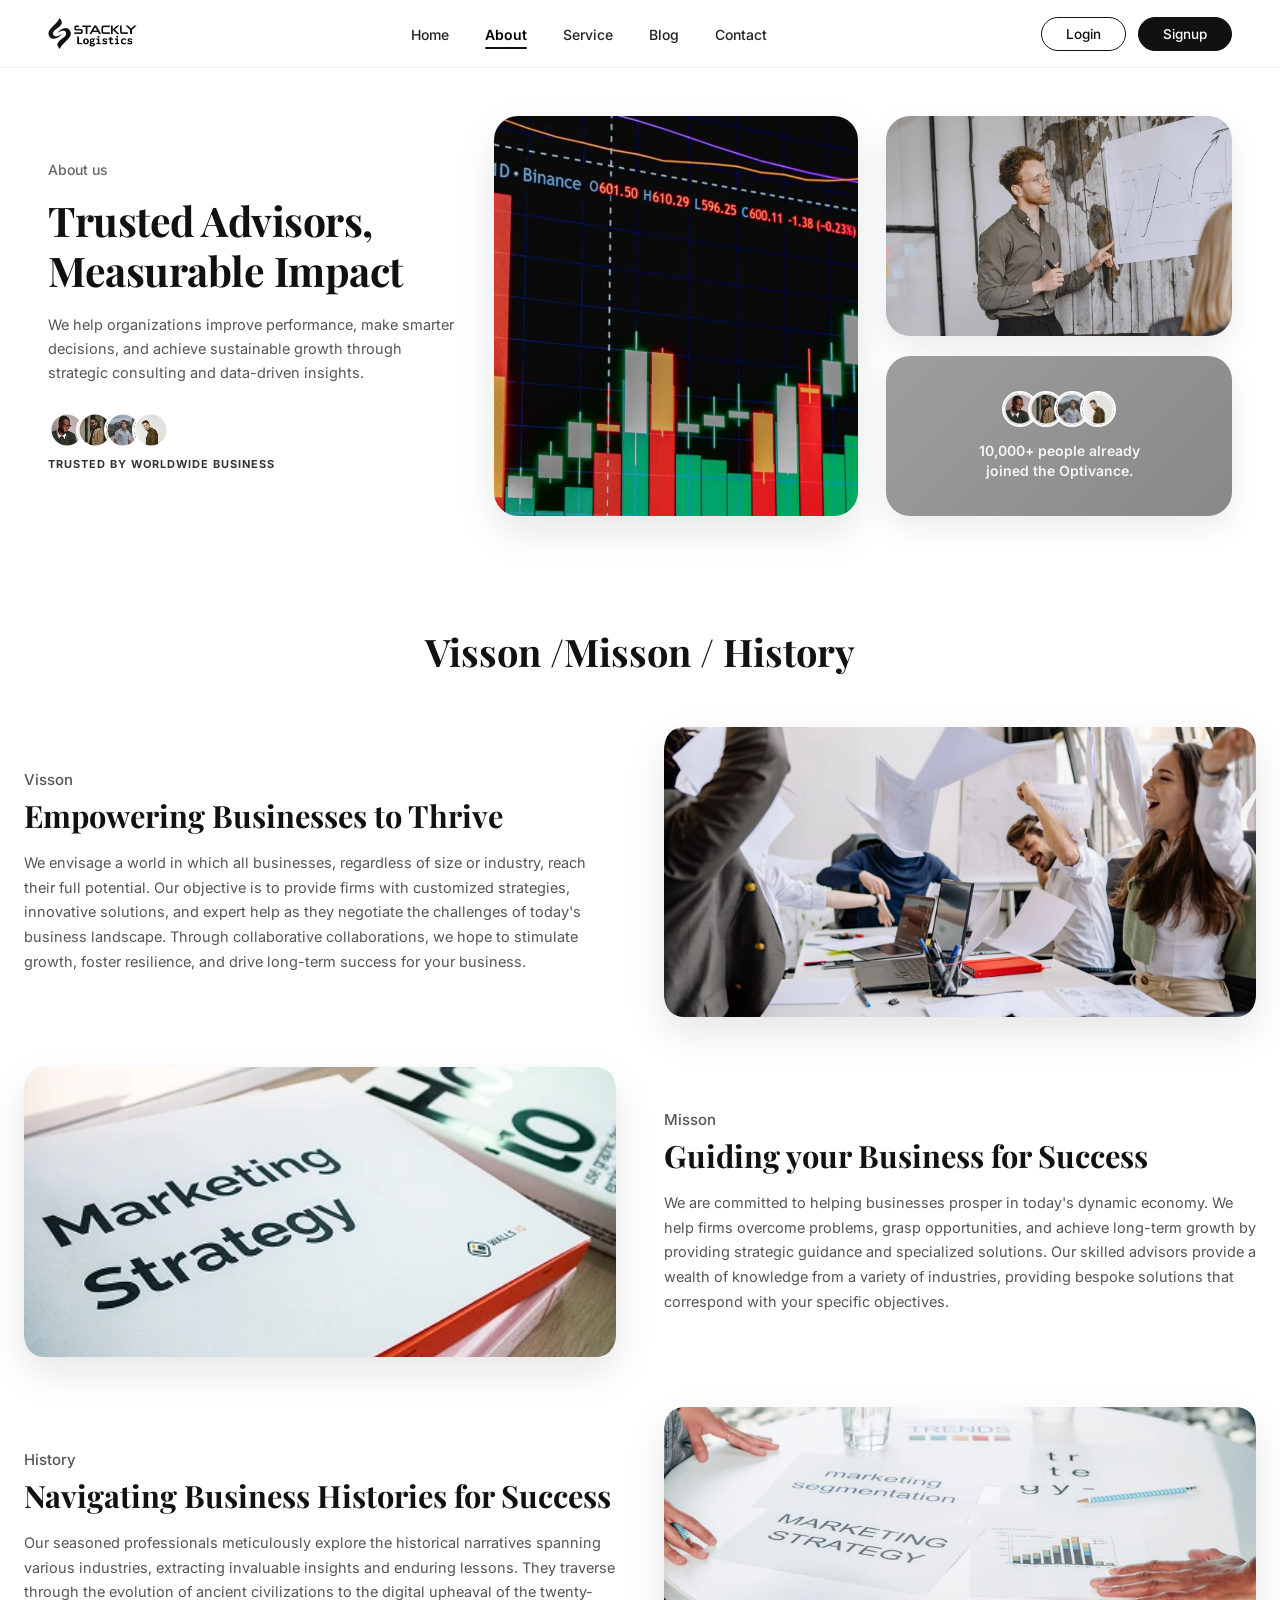
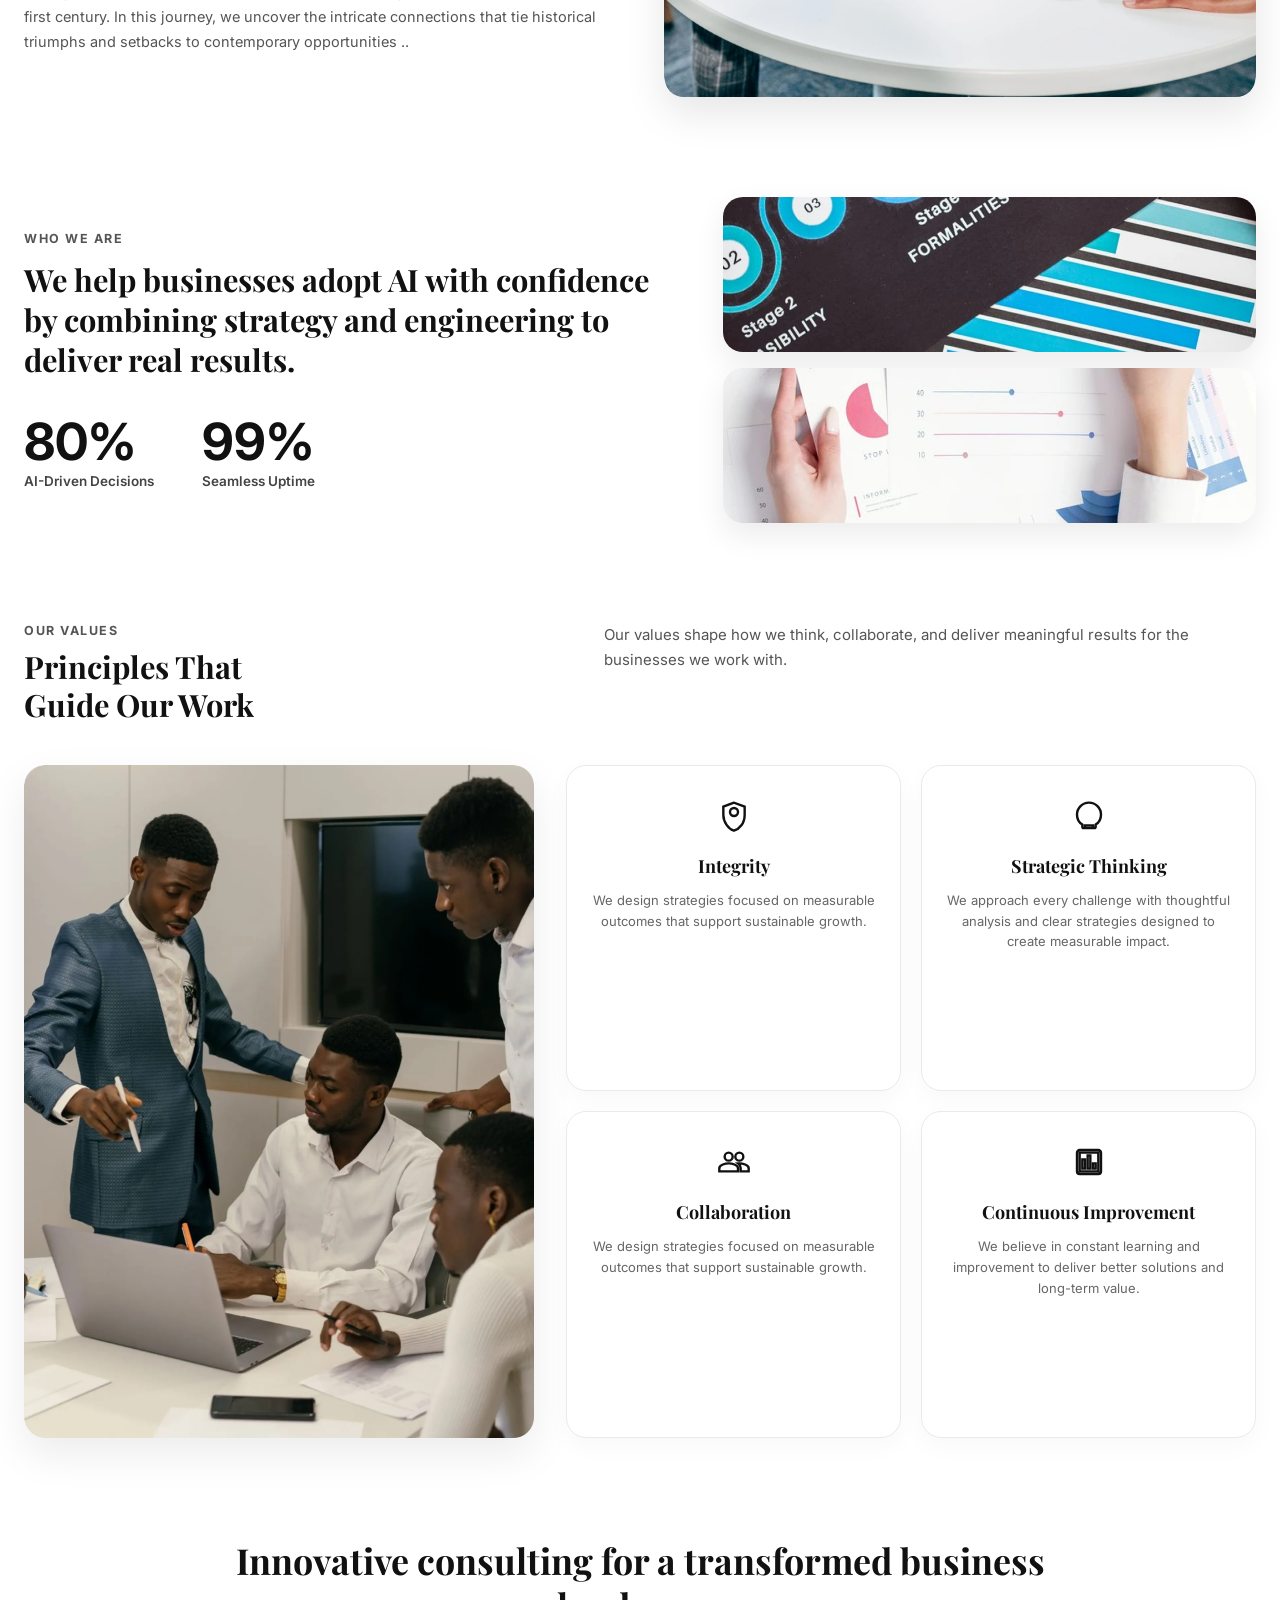
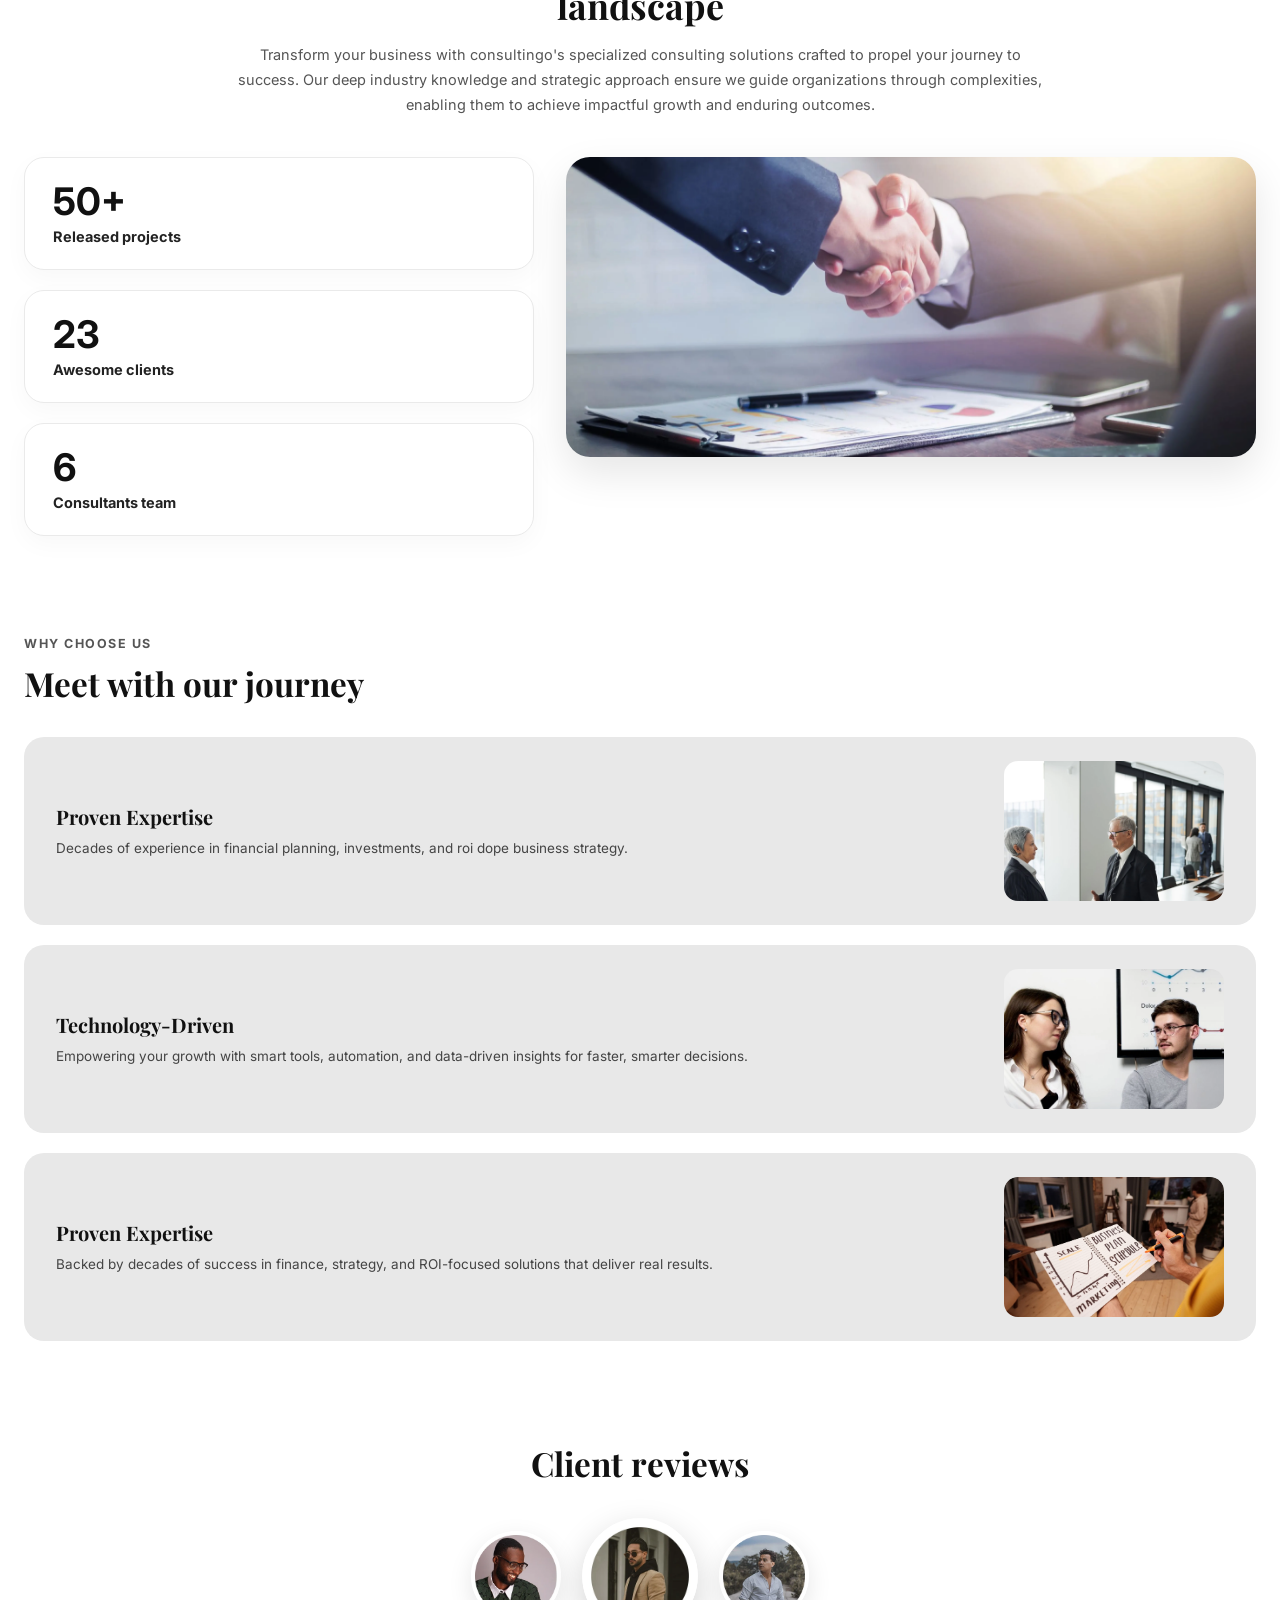
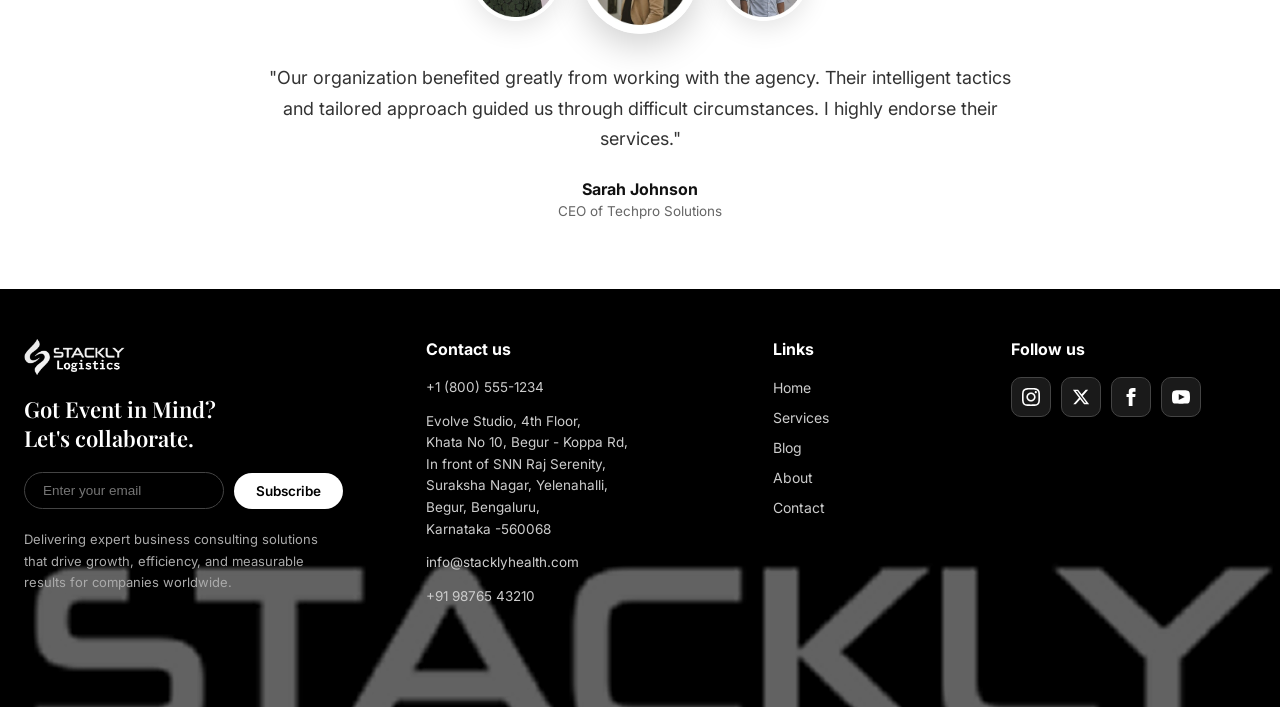
<file: about.html>
<!DOCTYPE html>
<html lang="en">
<head>
  <meta charset="UTF-8" />
  <meta name="viewport" content="width=device-width, initial-scale=1.0" />
  <title>About Us | Stackly – Trusted Advisors, Measurable Impact</title>
  <meta name="description" content="Learn about Stackly's vision, mission, history, and team of experts helping organizations achieve sustainable business growth." />
  
  <!-- Google Fonts: Inter & Playfair Display -->
  <link rel="preconnect" href="https://fonts.googleapis.com" />
  <link rel="preconnect" href="https://fonts.gstatic.com" crossorigin />
  <link href="https://fonts.googleapis.com/css2?family=Inter:wght@400;500;600;700&family=Playfair+Display:ital,wght@0,500;0,600;0,700;1,600&display=swap" rel="stylesheet" />

  <!-- Super Cool Preloader CSS -->
  <link rel="stylesheet" href="preloader.css" />

  <style>
    /* ============================================================
       RESET & BASE STYLES
    ============================================================ */
    *, *::before, *::after { box-sizing: border-box; margin: 0; padding: 0; }
    html { scroll-behavior: smooth; }
    body {
      font-family: 'Inter', sans-serif;
      background: #ffffff;
      color: #111111;
      overflow-x: hidden;
      -webkit-font-smoothing: antialiased;
    }
    img { display: block; max-width: 100%; }
    a { text-decoration: none; color: inherit; }
    button { font-family: inherit; }

    /* ============================================================
       NAVBAR (Sticky)
    ============================================================ */
    .navbar {
      position: fixed;
      top: 0; left: 0; right: 0;
      width: 100%;
      z-index: 10000;
      display: flex;
      align-items: center;
      justify-content: space-between;
      padding: 0 48px;
      height: 68px;
      background: rgba(255, 255, 255, 0.95);
      backdrop-filter: blur(16px);
      -webkit-backdrop-filter: blur(16px);
      border-bottom: 1px solid rgba(0, 0, 0, 0.06);
      animation: navSlideDown 0.6s cubic-bezier(0.16, 1, 0.3, 1) forwards;
    }
    @keyframes navSlideDown {
      from { transform: translateY(-100%); opacity: 0; }
      to   { transform: none;                opacity: 1; }
    }

    .nav-logo {
      display: flex;
      align-items: center;
      gap: 10px;
    }
    .nav-logo img {
      height: 32px;
      width: auto;
      object-fit: contain;
    }

    .nav-links {
      display: flex;
      align-items: center;
      gap: 36px;
      list-style: none;
    }
    .nav-links a {
      font-size: 14px;
      font-weight: 500;
      color: #222;
      position: relative;
      padding: 4px 0;
      transition: color 0.25s ease;
    }
    .nav-links a::after {
      content: '';
      position: absolute;
      bottom: -2px; left: 0;
      width: 0; height: 2px;
      background: #111;
      border-radius: 2px;
      transition: width 0.3s cubic-bezier(0.16, 1, 0.3, 1);
    }
    .nav-links a:hover,
    .nav-links a.active { color: #000; font-weight: 600; }
    .nav-links a:hover::after,
    .nav-links a.active::after { width: 100%; }

    .nav-actions {
      display: flex;
      align-items: center;
      gap: 12px;
    }
    .btn-login {
      padding: 8px 24px;
      font-size: 13.5px;
      font-weight: 500;
      border: 1.5px solid #111111;
      border-radius: 50px;
      background: transparent;
      color: #111111;
      cursor: pointer;
      transition: all 0.25s ease;
      display: inline-block;
      text-decoration: none;
    }
    .btn-login:hover {
      background: #111111;
      color: #ffffff;
    }
    .btn-signup {
      padding: 8px 24px;
      font-size: 13.5px;
      font-weight: 500;
      border: 1.5px solid #111111;
      border-radius: 50px;
      background: #111111;
      color: #ffffff;
      cursor: pointer;
      transition: all 0.25s ease;
      display: inline-block;
      text-decoration: none;
    }
    .btn-signup:hover {
      background: #2a2a2a;
      border-color: #2a2a2a;
    }

    /* Hamburger Button */
    .hamburger {
      display: none;
      flex-direction: column;
      gap: 5px;
      cursor: pointer;
      padding: 6px;
      background: none;
      border: none;
    }
    .hamburger span {
      display: block;
      width: 24px; height: 2px;
      background: #111;
      border-radius: 2px;
      transition: all 0.3s ease;
    }
    .hamburger.open span:nth-child(1) { transform: translateY(7px) rotate(45deg); }
    .hamburger.open span:nth-child(2) { opacity: 0; transform: scaleX(0); }
    .hamburger.open span:nth-child(3) { transform: translateY(-7px) rotate(-45deg); }

    /* Mobile Menu */
    .mobile-menu {
      display: none;
      position: fixed;
      top: 68px; left: 0; right: 0;
      width: 100%;
      max-height: calc(100vh - 68px);
      overflow-y: auto;
      background: rgba(255, 255, 255, 0.98);
      backdrop-filter: blur(20px);
      -webkit-backdrop-filter: blur(20px);
      padding: 20px 24px 32px;
      flex-direction: column;
      gap: 0;
      z-index: 9999;
      border-bottom: 1px solid rgba(0, 0, 0, 0.08);
      box-shadow: 0 12px 30px rgba(0, 0, 0, 0.08);
      transform: translateY(-15px);
      opacity: 0;
      transition: transform 0.35s ease, opacity 0.35s ease;
      box-sizing: border-box;
    }
    .mobile-menu.active {
      display: flex;
      transform: translateY(0);
      opacity: 1;
    }
    .mobile-menu > a {
      font-size: 16px;
      font-weight: 500;
      color: #111111;
      padding: 14px 0;
      border-bottom: 1px solid #f0f0f0;
      display: block;
      width: 100%;
      text-decoration: none;
      box-sizing: border-box;
      transition: color 0.2s ease, padding-left 0.2s ease;
    }
    .mobile-menu > a:hover,
    .mobile-menu > a.active {
      color: #000000;
      font-weight: 600;
      padding-left: 4px;
    }
    .mobile-menu > a:last-of-type {
      border-bottom: none;
    }
    .mobile-menu .mob-btn-group {
      display: flex;
      gap: 12px;
      margin-top: 18px;
      width: 100%;
      box-sizing: border-box;
    }
    .mobile-menu .btn-login,
    .mobile-menu .btn-signup {
      flex: 1;
      text-align: center;
      display: inline-flex;
      align-items: center;
      justify-content: center;
      padding: 11px 18px;
      font-size: 14px;
      font-weight: 600;
      border-radius: 50px;
      box-sizing: border-box;
      text-decoration: none;
      border: 1.5px solid #111111 !important;
    }
    .mobile-menu .btn-login {
      background: transparent;
      color: #111111 !important;
    }
    .mobile-menu .btn-login:hover {
      background: #111111;
      color: #ffffff !important;
    }
    .mobile-menu .btn-signup {
      background: #111111 !important;
      color: #ffffff !important;
    }
    .mobile-menu .btn-signup:hover {
      background: #2a2a2a !important;
      border-color: #2a2a2a !important;
      color: #ffffff !important;
    }

    /* ============================================================
       SCROLL ANIMATIONS COMMON CLASSES
    ============================================================ */
    .anim-fade-up {
      opacity: 0;
      transform: translateY(30px);
      transition: opacity 0.8s ease, transform 0.8s ease;
    }
    .anim-fade-up.is-visible {
      opacity: 1;
      transform: translateY(0);
    }

    /* ============================================================
       SECTION 1: HERO / ABOUT TOP GRID
    ============================================================ */
    .about-hero-section {
      margin-top: 68px;
      padding: 48px 48px 60px;
      max-width: 1320px;
      margin-left: auto;
      margin-right: auto;
    }

    .about-hero-grid {
      display: grid;
      grid-template-columns: 1.15fr 1fr 0.95fr;
      gap: 28px;
      align-items: stretch;
    }

    /* Col 1 Text */
    .about-hero-left {
      display: flex;
      flex-direction: column;
      justify-content: center;
      gap: 18px;
      padding-right: 12px;
    }

    .sub-tag {
      font-size: 14px;
      font-weight: 500;
      color: #666666;
    }

    .about-hero-left h1 {
      font-family: 'Playfair Display', Georgia, serif;
      font-size: clamp(28px, 3.2vw, 42px);
      font-weight: 700;
      line-height: 1.2;
      color: #111111;
      letter-spacing: -0.5px;
    }

    .about-hero-left p {
      font-size: 14.5px;
      line-height: 1.65;
      color: #555555;
    }

    .trusted-avatars-wrap {
      margin-top: 8px;
      display: flex;
      flex-direction: column;
      gap: 8px;
    }
    .avatar-row {
      display: flex;
      align-items: center;
    }
    .avatar-row img {
      width: 38px; height: 38px;
      border-radius: 50%;
      border: 2px solid #ffffff;
      margin-left: -10px;
      object-fit: cover;
    }
    .avatar-row img:first-child { margin-left: 0; }
    .trusted-label {
      font-size: 11px;
      font-weight: 700;
      letter-spacing: 1px;
      color: #333333;
      text-transform: uppercase;
    }

    /* Col 2 Center Image */
    .about-hero-center-img {
      border-radius: 24px;
      overflow: hidden;
      box-shadow: 0 16px 40px rgba(0, 0, 0, 0.1);
      display: flex;
    }
    .about-hero-center-img img {
      width: 100%;
      height: 100%;
      min-height: 400px;
      object-fit: cover;
      object-position: center;
      display: block;
      transition: transform 0.5s ease;
    }
    .about-hero-center-img:hover img { transform: scale(1.03); }

    /* Col 3 Right Column (Top photo + Bottom grey card) */
    .about-hero-right {
      display: flex;
      flex-direction: column;
      gap: 20px;
      height: 100%;
    }

    .about-hero-right-top {
      border-radius: 24px;
      overflow: hidden;
      height: 220px;
      box-shadow: 0 12px 30px rgba(0, 0, 0, 0.08);
      display: flex;
    }
    .about-hero-right-top img {
      width: 100%;
      height: 100%;
      object-fit: cover;
      object-position: center 8%;
      display: block;
      transition: transform 0.5s ease;
    }
    .about-hero-right-top:hover img { transform: scale(1.03); }

    .about-hero-right-card {
      background: linear-gradient(135deg, #9e9e9e 0%, #888888 100%);
      border-radius: 24px;
      padding: 24px 20px;
      color: #ffffff;
      display: flex;
      flex-direction: column;
      align-items: center;
      justify-content: center;
      text-align: center;
      gap: 14px;
      flex: 1;
      box-shadow: 0 12px 30px rgba(0, 0, 0, 0.08);
    }
    .card-avatars {
      display: flex;
      justify-content: center;
    }
    .card-avatars img {
      width: 36px; height: 36px;
      border-radius: 50%;
      border: 2px solid #ffffff;
      margin-left: -10px;
      object-fit: cover;
    }
    .card-avatars img:first-child { margin-left: 0; }
    .card-joining-text {
      font-size: 14px;
      font-weight: 600;
      color: #f5f5f5;
      line-height: 1.4;
    }

    /* ============================================================
       SECTION 2: VISION / MISSION / HISTORY
    ============================================================ */
    .vmh-section {
      padding: 50px 24px;
      max-width: 100%;
      margin: 0 auto;
    }

    .vmh-main-title {
      font-family: 'Playfair Display', Georgia, serif;
      font-size: clamp(26px, 3vw, 38px);
      font-weight: 700;
      text-align: center;
      margin-bottom: 50px;
      color: #111;
    }

    .vmh-row {
      display: grid;
      grid-template-columns: 1fr 1fr;
      gap: 48px;
      align-items: center;
      margin-bottom: 50px;
    }
    .vmh-row:last-child { margin-bottom: 0; }

    .vmh-text h4 {
      font-size: 15px;
      font-weight: 500;
      color: #555;
      margin-bottom: 8px;
    }

    .vmh-text h3 {
      font-family: 'Playfair Display', Georgia, serif;
      font-size: clamp(22px, 2.4vw, 32px);
      font-weight: 700;
      line-height: 1.25;
      color: #111;
      margin-bottom: 16px;
    }

    .vmh-text p {
      font-size: 14.5px;
      line-height: 1.7;
      color: #555;
    }

    .vmh-img-card {
      border-radius: 20px;
      overflow: hidden;
      box-shadow: 0 16px 40px rgba(0, 0, 0, 0.1);
      height: 290px;
    }
    .vmh-img-card img {
      width: 100%;
      height: 100%;
      object-fit: cover;
      transition: transform 0.5s ease;
    }
    .vmh-img-card:hover img { transform: scale(1.04); }

    /* ============================================================
       SECTION 3: WHO WE ARE (AI & STRATEGY)
    ============================================================ */
    .whoweare-section {
      padding: 50px 24px;
      max-width: 100%;
      margin: 0 auto;
    }

    .whoweare-grid {
      display: grid;
      grid-template-columns: 1.1fr 0.9fr;
      gap: 48px;
      align-items: center;
    }

    .whoweare-left h4 {
      font-size: 12.5px;
      font-weight: 700;
      letter-spacing: 1.5px;
      color: #555;
      margin-bottom: 14px;
      text-transform: uppercase;
    }

    .whoweare-left h2 {
      font-family: 'Playfair Display', Georgia, serif;
      font-size: clamp(22px, 2.4vw, 34px);
      font-weight: 700;
      line-height: 1.3;
      color: #111;
      margin-bottom: 36px;
    }

    .whoweare-stats-row {
      display: flex;
      gap: 48px;
    }

    .wwa-stat-item {
      display: flex;
      flex-direction: column;
      gap: 6px;
    }

    .wwa-stat-num {
      font-size: clamp(38px, 4vw, 54px);
      font-weight: 700;
      color: #111;
      line-height: 1;
    }

    .wwa-stat-label {
      font-size: 13.5px;
      font-weight: 600;
      color: #444;
    }

    .whoweare-right-imgs {
      display: flex;
      flex-direction: column;
      gap: 16px;
    }

    .wwa-img-box {
      border-radius: 20px;
      overflow: hidden;
      height: 155px;
      box-shadow: 0 12px 30px rgba(0, 0, 0, 0.08);
    }
    .wwa-img-box img {
      width: 100%;
      height: 100%;
      object-fit: cover;
    }

    /* ============================================================
       SECTION 4: OUR VALUES (4 CARDS GRID)
    ============================================================ */
    .values-section {
      padding: 50px 24px;
      max-width: 100%;
      margin: 0 auto;
    }

    .values-header-row {
      display: grid;
      grid-template-columns: 1fr 1.2fr;
      gap: 36px;
      margin-bottom: 40px;
    }

    .values-header-left h4 {
      font-size: 12.5px;
      font-weight: 700;
      letter-spacing: 1.5px;
      color: #555;
      margin-bottom: 10px;
      text-transform: uppercase;
    }

    .values-header-left h2 {
      font-family: 'Playfair Display', Georgia, serif;
      font-size: clamp(22px, 2.4vw, 32px);
      font-weight: 700;
      line-height: 1.25;
      color: #111;
    }

    .values-header-right p {
      font-size: 15px;
      line-height: 1.65;
      color: #555;
    }

    .values-content-grid {
      display: grid;
      grid-template-columns: 0.85fr 1.15fr;
      gap: 32px;
    }

    .values-side-img {
      border-radius: 20px;
      overflow: hidden;
      height: 100%;
      min-height: 380px;
      box-shadow: 0 16px 40px rgba(0,0,0,0.08);
    }
    .values-side-img img {
      width: 100%;
      height: 100%;
      object-fit: cover;
      object-position: center 10%;
    }

    .values-cards-grid {
      display: grid;
      grid-template-columns: 1fr 1fr;
      gap: 20px;
    }

    .val-card {
      background: #ffffff;
      border: 1.5px solid #eaeaea;
      border-radius: 20px;
      padding: 28px 24px;
      display: flex;
      flex-direction: column;
      align-items: center;
      text-align: center;
      gap: 12px;
      box-shadow: 0 8px 24px rgba(0,0,0,0.03);
      transition: transform 0.3s ease, box-shadow 0.3s ease;
    }
    .val-card:hover {
      transform: translateY(-5px);
      box-shadow: 0 16px 36px rgba(0,0,0,0.08);
      border-color: #dcdcdc;
    }

    .val-icon {
      width: 44px; height: 44px;
      display: flex;
      align-items: center;
      justify-content: center;
      margin-bottom: 4px;
    }
    .val-icon svg {
      width: 32px; height: 32px;
      stroke: #111;
      stroke-width: 1.8;
      fill: none;
    }

    .val-card h3 {
      font-family: 'Playfair Display', Georgia, serif;
      font-size: 18px;
      font-weight: 700;
      color: #111;
    }

    .val-card p {
      font-size: 13px;
      line-height: 1.6;
      color: #666;
    }

    /* ============================================================
       SECTION 5: INNOVATIVE CONSULTING & STATS
    ============================================================ */
    .innovative-section {
      padding: 50px 24px;
      max-width: 100%;
      margin: 0 auto;
    }

    .innovative-header {
      text-align: center;
      max-width: 820px;
      margin: 0 auto 40px;
      display: flex;
      flex-direction: column;
      gap: 16px;
    }

    .innovative-header h2 {
      font-family: 'Playfair Display', Georgia, serif;
      font-size: clamp(24px, 2.8vw, 36px);
      font-weight: 700;
      line-height: 1.25;
      color: #111;
    }

    .innovative-header p {
      font-size: 14.5px;
      line-height: 1.7;
      color: #555;
    }

    .innovative-body-grid {
      display: grid;
      grid-template-columns: 0.85fr 1.15fr;
      gap: 32px;
      align-items: stretch;
    }

    .inn-stats-col {
      display: flex;
      flex-direction: column;
      gap: 20px;
    }

    .inn-stat-box {
      background: #ffffff;
      border: 1.5px solid #eaeaea;
      border-radius: 20px;
      padding: 24px 28px;
      box-shadow: 0 8px 24px rgba(0,0,0,0.03);
      transition: transform 0.3s ease;
    }
    .inn-stat-box:hover {
      transform: translateY(-4px);
    }

    .inn-stat-box .num {
      font-size: 38px;
      font-weight: 700;
      color: #111;
      line-height: 1;
      margin-bottom: 8px;
    }

    .inn-stat-box .label {
      font-size: 14.5px;
      font-weight: 700;
      color: #222;
    }

    .inn-right-photo {
      border-radius: 24px;
      overflow: hidden;
      box-shadow: 0 16px 40px rgba(0,0,0,0.1);
      display: flex;
      height: 100%;
      max-height: 300px;
    }
    .inn-right-photo img {
      width: 100%;
      height: 100%;
      object-fit: cover;
      object-position: center 35%;
      display: block;
      transition: transform 0.5s ease;
    }
    .inn-right-photo:hover img {
      transform: scale(1.03);
    }

    /* ============================================================
       SECTION 6: WHY CHOOSE US / MEET WITH OUR JOURNEY
    ============================================================ */
    .why-choose-section {
      padding: 50px 24px;
      max-width: 100%;
      margin: 0 auto;
    }

    .why-choose-header h4 {
      font-size: 12.5px;
      font-weight: 700;
      letter-spacing: 1.5px;
      color: #555;
      margin-bottom: 10px;
      text-transform: uppercase;
    }

    .why-choose-header h2 {
      font-family: 'Playfair Display', Georgia, serif;
      font-size: clamp(24px, 2.6vw, 36px);
      font-weight: 700;
      color: #111;
      margin-bottom: 32px;
    }

    .journey-cards-list {
      display: flex;
      flex-direction: column;
      gap: 20px;
    }

    .journey-card {
      background: #e8e8e8;
      border-radius: 20px;
      padding: 24px 32px;
      display: grid;
      grid-template-columns: 1fr 220px;
      gap: 32px;
      align-items: center;
      transition: transform 0.3s ease, box-shadow 0.3s ease;
    }
    .journey-card:hover {
      transform: translateY(-4px);
      box-shadow: 0 12px 30px rgba(0,0,0,0.08);
    }

    .journey-card-text h3 {
      font-family: 'Playfair Display', Georgia, serif;
      font-size: 20px;
      font-weight: 700;
      color: #111;
      margin-bottom: 8px;
    }

    .journey-card-text p {
      font-size: 13.5px;
      line-height: 1.6;
      color: #444;
    }

    .journey-card-img {
      border-radius: 14px;
      overflow: hidden;
      height: 140px;
    }
    .journey-card-img img {
      width: 100%;
      height: 100%;
      object-fit: cover;
      object-position: center 15%;
    }

    /* ============================================================
       SECTION 7: CLIENT REVIEWS
    ============================================================ */
    .reviews-section {
      padding: 50px 24px 70px;
      max-width: 900px;
      margin: 0 auto;
      text-align: center;
    }

    .reviews-title {
      font-family: 'Playfair Display', Georgia, serif;
      font-size: clamp(24px, 2.6vw, 36px);
      font-weight: 700;
      color: #111;
      margin-bottom: 36px;
    }

    .reviews-avatars-row {
      display: flex;
      align-items: center;
      justify-content: center;
      gap: 24px;
      margin-bottom: 32px;
    }

    .review-avatar {
      width: 90px; height: 90px;
      border-radius: 50%;
      overflow: hidden;
      box-shadow: 0 8px 24px rgba(0,0,0,0.1);
      transition: transform 0.3s ease;
    }
    .review-avatar img {
      width: 100%; height: 100%;
      object-fit: cover;
    }
    .review-avatar.active {
      width: 110px; height: 110px;
      border: 4px solid #ffffff;
      box-shadow: 0 12px 32px rgba(0,0,0,0.18);
      transform: scale(1.05);
    }

    .review-quote {
      font-size: clamp(15px, 1.8vw, 18px);
      line-height: 1.7;
      color: #333;
      max-width: 760px;
      margin: 0 auto 24px;
    }

    .review-author {
      font-size: 16px;
      font-weight: 700;
      color: #111;
      margin-bottom: 4px;
    }

    .review-role {
      font-size: 13.5px;
      color: #666;
    }

    /* ============================================================
       SITE FOOTER
    ============================================================ */
    .site-footer {
      background: #000000;
      color: #ffffff;
      padding: 50px 24px 80px;
      position: relative;
      overflow: hidden;
    }

    .footer-grid {
      display: grid;
      grid-template-columns: 1.3fr 1.1fr 0.7fr 0.9fr;
      gap: 48px;
      max-width: 1280px;
      margin: 0 auto 20px;
      position: relative;
      z-index: 2;
    }

    .footer-col-brand {
      display: flex;
      flex-direction: column;
      gap: 20px;
    }
    .footer-logo img {
      height: 36px;
      width: auto;
      filter: invert(1);
    }
    .footer-col-brand h3 {
      font-family: 'Playfair Display', Georgia, serif;
      font-size: 22px;
      font-weight: 600;
      line-height: 1.3;
      color: #ffffff;
    }

    .newsletter-form {
      display: flex;
      align-items: center;
      gap: 10px;
    }
    .newsletter-input {
      padding: 10px 18px;
      border-radius: 50px;
      border: 1.5px solid #444444;
      background: transparent;
      color: #ffffff;
      font-size: 13.5px;
      outline: none;
      width: 100%;
      max-width: 200px;
    }
    .newsletter-input:focus { border-color: #ffffff; }
    .newsletter-btn {
      padding: 10px 22px;
      border-radius: 50px;
      border: none;
      background: #ffffff;
      color: #000000;
      font-size: 13.5px;
      font-weight: 600;
      cursor: pointer;
    }
    .newsletter-btn:hover { background: #dddddd; }

    .footer-brand-desc {
      font-size: 13px;
      line-height: 1.65;
      color: #aaaaaa;
      max-width: 320px;
    }

    .footer-col-contact h4,
    .footer-col-links h4,
    .footer-col-social h4 {
      font-size: 16px;
      font-weight: 700;
      color: #ffffff;
      margin-bottom: 18px;
    }

    .footer-contact-info {
      display: flex;
      flex-direction: column;
      gap: 12px;
      font-size: 13.5px;
      line-height: 1.6;
      color: #cccccc;
    }

    .footer-nav-list {
      list-style: none;
      display: flex;
      flex-direction: column;
      gap: 10px;
    }
    .footer-nav-list a {
      font-size: 14px;
      color: #cccccc;
      transition: color 0.2s ease;
    }
    .footer-nav-list a:hover { color: #ffffff; }

    .social-icons {
      display: flex;
      align-items: center;
      gap: 10px;
      flex-wrap: wrap;
    }
    .social-icon-link {
      width: 40px; height: 40px;
      border-radius: 10px;
      border: 1.5px solid #444444;
      background: #1a1a1a;
      display: flex;
      align-items: center;
      justify-content: center;
      color: #ffffff;
      transition: all 0.25s ease;
    }
    .social-icon-link:hover {
      background: #333333;
      border-color: #666666;
      transform: translateY(-2px);
    }
    .social-icon-link svg { width: 18px; height: 18px; fill: currentColor; }

    /* Giant STACKLY Watermark */
    .footer-watermark {
      position: absolute;
      bottom: 0; left: 0; right: 0;
      z-index: 1;
      user-select: none;
      pointer-events: none;
      transform: translateY(30%);
    }
    .footer-watermark img {
      width: 100%;
      max-width: 100%;
      display: block;
      filter: brightness(2.5) contrast(0.5);
      mix-blend-mode: screen;
      opacity: 0.85;
    }

    /* ============================================================
       RESPONSIVE BREAKPOINTS
    ============================================================ */
    @media (max-width: 900px) {
      .navbar {
        position: fixed;
        top: 0; left: 0; right: 0;
        width: 100%;
        z-index: 10000;
        padding: 0 24px;
      }
      .nav-links, .nav-actions { display: none; }
      .hamburger { display: flex; }

      .about-hero-section { padding: 40px 24px; }
      .about-hero-grid { grid-template-columns: 1fr; gap: 32px; }
      .about-hero-center-img img { min-height: 280px; }

      .vmh-section { padding: 40px 24px; }
      .vmh-row { grid-template-columns: 1fr; gap: 24px; }
      .vmh-row:nth-child(even) .vmh-text { order: 1; }
      .vmh-row:nth-child(even) .vmh-img-card { order: 2; }
      .vmh-img-card { height: 240px; }

      .whoweare-section { padding: 40px 24px; }
      .whoweare-grid { grid-template-columns: 1fr; gap: 32px; }

      .values-section { padding: 40px 24px; }
      .values-header-row { grid-template-columns: 1fr; gap: 16px; }
      .values-content-grid { grid-template-columns: 1fr; gap: 24px; }
      .values-cards-grid { grid-template-columns: 1fr 1fr; }

      .innovative-section { padding: 40px 24px; }
      .innovative-body-grid { grid-template-columns: 1fr; gap: 24px; }

      .why-choose-section { padding: 40px 24px; }
      .journey-card { grid-template-columns: 1fr; gap: 16px; padding: 20px; }
      .journey-card-img { height: 140px; }

      .reviews-section { padding: 40px 24px 60px; }
      .footer-grid { grid-template-columns: 1fr 1fr; gap: 36px; }
    }

    @media (max-width: 600px) {
      .about-hero-section { padding: 30px 16px; }
      .values-cards-grid { grid-template-columns: 1fr; }
      .whoweare-stats-row { gap: 24px; }
      .footer-grid { grid-template-columns: 1fr; gap: 32px; }
      .reviews-avatars-row { gap: 12px; }
      .review-avatar { width: 64px; height: 64px; }
      .review-avatar.active { width: 80px; height: 80px; }
    }
  </style>
</head>
<body>
  <!-- ============================================================
       SITE PRELOADER
  ============================================================ -->
  <div id="site-preloader" class="site-preloader" aria-hidden="true">
    <div class="preloader-ambient-glow"></div>
    <div class="preloader-content-box">
      <div class="preloader-brand-wrapper">
        <div class="preloader-pulse-shadow"></div>
        <div class="preloader-spin-ring-outer"></div>
        <div class="preloader-spin-ring-inner"></div>
        <div class="preloader-logo-core">
          <img src="images/Frame 808.webp" alt="Stackly Logo" class="preloader-logo-img" />
        </div>
      </div>
      <div class="preloader-meta-wrap">
        <span class="preloader-brand-title">Stackly</span>
        <span class="preloader-brand-tagline">Strategic Growth &amp; Advisory</span>
      </div>
      <div class="preloader-progress-wrap">
        <div class="preloader-progress-track">
          <div class="preloader-progress-fill" id="preloader-progress-fill"></div>
        </div>
        <div class="preloader-percent-num" id="preloader-percent">0%</div>
      </div>
    </div>
  </div>

  <!-- NAVBAR -->
  <header class="navbar" role="banner">
    <a href="index.html" class="nav-logo" aria-label="Stackly Home">
      <img src="images/Frame 808.webp" alt="Stackly Logo" />
    </a>

    <nav aria-label="Desktop Navigation">
      <ul class="nav-links">
        <li><a href="index.html" id="link-home">Home</a></li>
        <li><a href="about.html" class="active" id="link-about">About</a></li>
        <li><a href="service.html" id="link-service">Service</a></li>
        <li><a href="blog.html" id="link-blog">Blog</a></li>
        <li><a href="contact.html" id="link-contact">Contact</a></li>
      </ul>
    </nav>

    <div class="nav-actions">
      <a href="login.html" class="btn-login" id="btn-login-header">Login</a>
      <a href="signup.html" class="btn-signup" id="btn-signup-header">Signup</a>
    </div>

    <button class="hamburger" id="hamburger-toggle" aria-label="Toggle navigation menu" aria-expanded="false">
      <span></span><span></span><span></span>
    </button>
  </header>

  <!-- Mobile Navigation Dropdown -->
  <div class="mobile-menu" id="mobile-dropdown" role="navigation" aria-label="Mobile Navigation">
    <a href="index.html" id="mob-link-home">Home</a>
    <a href="about.html" id="mob-link-about">About</a>
    <a href="service.html" id="mob-link-service">Service</a>
    <a href="blog.html" id="mob-link-blog">Blog</a>
    <a href="contact.html" id="mob-link-contact">Contact</a>
    <div class="mob-btn-group">
      <a href="login.html" class="btn-login" id="mob-btn-login">Login</a>
      <a href="signup.html" class="btn-signup" id="mob-btn-signup">Signup</a>
    </div>
  </div>

  <!-- SECTION 1: HERO -->
  <section class="about-hero-section">
    <div class="about-hero-grid anim-fade-up">
      
      <!-- Col 1 Text -->
      <div class="about-hero-left">
        <span class="sub-tag">About us</span>
        <h1>Trusted Advisors,<br>Measurable Impact</h1>
        <p>We help organizations improve performance, make smarter decisions, and achieve sustainable growth through strategic consulting and data-driven insights.</p>
        
        <div class="trusted-avatars-wrap">
          <div class="avatar-row">
            <img src="images/Ellipse 10.webp" alt="Avatar 1" />
            <img src="images/Ellipse 11.webp" alt="Avatar 2" />
            <img src="images/Ellipse 12.webp" alt="Avatar 3" />
            <img src="images/Ellipse 13.webp" alt="Avatar 4" />
          </div>
          <span class="trusted-label">TRUSTED BY WORLDWIDE BUSINESS</span>
        </div>
      </div>

      <!-- Col 2 Center Chart Image -->
      <div class="about-hero-center-img">
        <img src="images/Rectangle 127.webp" alt="Data-driven stock chart & laptop" />
      </div>

      <!-- Col 3 Right Column -->
      <div class="about-hero-right">
        <div class="about-hero-right-top">
          <img src="images/About-2.webp" alt="Executive presentation" />
        </div>
        
        <div class="about-hero-right-card">
          <div class="card-avatars">
            <img src="images/Ellipse 10.webp" alt="Member 1" />
            <img src="images/Ellipse 11.webp" alt="Member 2" />
            <img src="images/Ellipse 12.webp" alt="Member 3" />
            <img src="images/Ellipse 13.webp" alt="Member 4" />
          </div>
          <p class="card-joining-text">10,000+ people already<br>joined the Optivance.</p>
        </div>
      </div>

    </div>
  </section>

  <!-- SECTION 2: VISION / MISSION / HISTORY -->
  <section class="vmh-section">
    <h2 class="vmh-main-title anim-fade-up">Visson /Misson / History</h2>

    <!-- Vision Row -->
    <div class="vmh-row anim-fade-up">
      <div class="vmh-text">
        <h4>Visson</h4>
        <h3>Empowering Businesses to Thrive</h3>
        <p>We envisage a world in which all businesses, regardless of size or industry, reach their full potential. Our objective is to provide firms with customized strategies, innovative solutions, and expert help as they negotiate the challenges of today's business landscape. Through collaborative collaborations, we hope to stimulate growth, foster resilience, and drive long-term success for your business.</p>
      </div>
      <div class="vmh-img-card">
        <img src="images/Rectangle 120.webp" alt="Empowerment typewriter" />
      </div>
    </div>

    <!-- Mission Row (Reversed) -->
    <div class="vmh-row anim-fade-up">
      <div class="vmh-img-card">
        <img src="images/Rectangle 120 (1).webp" alt="Executive celebrating business success" />
      </div>
      <div class="vmh-text">
        <h4>Misson</h4>
        <h3>Guiding your Business for Success</h3>
        <p>We are committed to helping businesses prosper in today's dynamic economy. We help firms overcome problems, grasp opportunities, and achieve long-term growth by providing strategic guidance and specialized solutions. Our skilled advisors provide a wealth of knowledge from a variety of industries, providing bespoke solutions that correspond with your specific objectives.</p>
      </div>
    </div>

    <!-- History Row -->
    <div class="vmh-row anim-fade-up">
      <div class="vmh-text">
        <h4>History</h4>
        <h3>Navigating Business Histories for Success</h3>
        <p>Our seasoned professionals meticulously explore the historical narratives spanning various industries, extracting invaluable insights and enduring lessons. They traverse through the evolution of ancient civilizations to the digital upheaval of the twenty-first century. In this journey, we uncover the intricate connections that tie historical triumphs and setbacks to contemporary opportunities ..</p>
      </div>
      <div class="vmh-img-card">
        <img src="images/Rectangle 120 (2).webp" alt="Business History report" />
      </div>
    </div>

  </section>

  <!-- SECTION 3: WHO WE ARE -->
  <section class="whoweare-section">
    <div class="whoweare-grid anim-fade-up">
      
      <div class="whoweare-left">
        <h4>WHO WE ARE</h4>
        <h2>We help businesses adopt AI with confidence by combining strategy and engineering to deliver real results.</h2>
        
        <div class="whoweare-stats-row">
          <div class="wwa-stat-item">
            <span class="wwa-stat-num">80%</span>
            <span class="wwa-stat-label">AI-Driven Decisions</span>
          </div>
          <div class="wwa-stat-item">
            <span class="wwa-stat-num">99%</span>
            <span class="wwa-stat-label">Seamless Uptime</span>
          </div>
        </div>
      </div>

      <div class="whoweare-right-imgs">
        <div class="wwa-img-box">
          <img src="images/Rectangle 124.webp" alt="Strategy notes paper" />
        </div>
        <div class="wwa-img-box">
          <img src="images/Rectangle 125.webp" alt="Marketing Strategy book" />
        </div>
      </div>

    </div>
  </section>

  <!-- SECTION 4: OUR VALUES -->
  <section class="values-section">
    
    <div class="values-header-row anim-fade-up">
      <div class="values-header-left">
        <h4>OUR VALUES</h4>
        <h2>Principles That<br>Guide Our Work</h2>
      </div>
      <div class="values-header-right">
        <p>Our values shape how we think, collaborate, and deliver meaningful results for the businesses we work with.</p>
      </div>
    </div>

    <div class="values-content-grid anim-fade-up">
      
      <!-- Side Image -->
      <div class="values-side-img">
        <img src="images/Rectangle 119.webp" alt="Team strategy workspace" />
      </div>

      <!-- 2x2 Cards Grid -->
      <div class="values-cards-grid">
        
        <!-- Card 1 -->
        <div class="val-card">
          <div class="val-icon">
            <svg viewBox="0 0 24 24"><path d="M12 2L4 5v6c0 5.55 3.84 10.74 8 12 4.16-1.26 8-5.45 8-12V5l-8-3z"/><path d="M12 6a3 3 0 100 6 3 3 0 000-6z"/></svg>
          </div>
          <h3>Integrity</h3>
          <p>We design strategies focused on measurable outcomes that support sustainable growth.</p>
        </div>

        <!-- Card 2 -->
        <div class="val-card">
          <div class="val-icon">
            <svg viewBox="0 0 24 24"><path d="M9 21h6v-2H9v2zm3-19C7.03 2 3 6.03 3 11c0 3.12 1.6 5.86 4 7.42V20c0 .55.45 1 1 1h8c.55 0 1-.45 1-1v-1.58c2.4-1.56 4-4.3 4-7.42 0-4.97-4.03-9-9-9z"/></svg>
          </div>
          <h3>Strategic Thinking</h3>
          <p>We approach every challenge with thoughtful analysis and clear strategies designed to create measurable impact.</p>
        </div>

        <!-- Card 3 -->
        <div class="val-card">
          <div class="val-icon">
            <svg viewBox="0 0 24 24"><path d="M16 11c1.66 0 2.99-1.34 2.99-3S17.66 5 16 5c-1.66 0-3 1.34-3 3s1.34 3 3 3zm-8 0c1.66 0 2.99-1.34 2.99-3S9.66 5 8 5C6.34 5 5 6.34 5 8s1.34 3 3 3zm0 2c-2.33 0-7 1.17-7 3.5V19h14v-2.5c0-2.33-4.67-3.5-7-3.5zm8 0c-.29 0-.62.02-.97.05 1.16.84 1.97 1.97 1.97 3.45V19h6v-2.5c0-2.33-4.67-3.5-7-3.5z"/></svg>
          </div>
          <h3>Collaboration</h3>
          <p>We design strategies focused on measurable outcomes that support sustainable growth.</p>
        </div>

        <!-- Card 4 -->
        <div class="val-card">
          <div class="val-icon">
            <svg viewBox="0 0 24 24"><path d="M19 3H5c-1.1 0-2 .9-2 2v14c0 1.1.9 2 2 2h14c1.1 0 2-.9 2-2V5c0-1.1-.9-2-2-2zm0 16H5V5h14v14z"/><path d="M7 10h2v7H7zm4-3h2v10h-2zm4 6h2v4h-2z"/></svg>
          </div>
          <h3>Continuous Improvement</h3>
          <p>We believe in constant learning and improvement to deliver better solutions and long-term value.</p>
        </div>

      </div>

    </div>

  </section>

  <!-- SECTION 5: INNOVATIVE CONSULTING -->
  <section class="innovative-section">
    
    <div class="innovative-header anim-fade-up">
      <h2>Innovative consulting for a transformed business landscape</h2>
      <p>Transform your business with consultingo's specialized consulting solutions crafted to propel your journey to success. Our deep industry knowledge and strategic approach ensure we guide organizations through complexities, enabling them to achieve impactful growth and enduring outcomes.</p>
    </div>

    <div class="innovative-body-grid anim-fade-up">
      
      <div class="inn-stats-col">
        <div class="inn-stat-box">
          <div class="num">50+</div>
          <div class="label">Released projects</div>
        </div>
        
        <div class="inn-stat-box">
          <div class="num">23</div>
          <div class="label">Awesome clients</div>
        </div>
        
        <div class="inn-stat-box">
          <div class="num">6</div>
          <div class="label">Consultants team</div>
        </div>
      </div>

      <div class="inn-right-photo">
        <img src="images/Rectangle 121.webp" alt="Consultants reviewing strategy board" />
      </div>

    </div>

  </section>

  <!-- SECTION 6: WHY CHOOSE US -->
  <section class="why-choose-section">
    
    <div class="why-choose-header anim-fade-up">
      <h4>WHY CHOOSE US</h4>
      <h2>Meet with our journey</h2>
    </div>

    <div class="journey-cards-list anim-fade-up">
      
      <div class="journey-card">
        <div class="journey-card-text">
          <h3>Proven Expertise</h3>
          <p>Decades of experience in financial planning, investments, and roi dope business strategy.</p>
        </div>
        <div class="journey-card-img">
          <img src="images/Rectangle 123.webp" alt="Financial planning session" />
        </div>
      </div>

      <div class="journey-card">
        <div class="journey-card-text">
          <h3>Technology-Driven</h3>
          <p>Empowering your growth with smart tools, automation, and data-driven insights for faster, smarter decisions.</p>
        </div>
        <div class="journey-card-img">
          <img src="images/Rectangle 126.webp" alt="Technology and automation strategy" />
        </div>
      </div>

      <div class="journey-card">
        <div class="journey-card-text">
          <h3>Proven Expertise</h3>
          <p>Backed by decades of success in finance, strategy, and ROI-focused solutions that deliver real results.</p>
        </div>
        <div class="journey-card-img">
          <img src="images/Rectangle 129.webp" alt="Business growth and ROI analysis" />
        </div>
      </div>

    </div>

  </section>

  <!-- SECTION 7: CLIENT REVIEWS -->
  <section class="reviews-section anim-fade-up">
    
    <h2 class="reviews-title">Client reviews</h2>

    <div class="reviews-avatars-row">
      <div class="review-avatar">
        <img src="images/Ellipse 10.webp" alt="Client 1" />
      </div>
      <div class="review-avatar active">
        <img src="images/Ellipse 11.webp" alt="Client 2" />
      </div>
      <div class="review-avatar">
        <img src="images/Ellipse 12.webp" alt="Client 3" />
      </div>
    </div>

    <p class="review-quote">
      "Our organization benefited greatly from working with the agency. Their intelligent tactics and tailored approach guided us through difficult circumstances. I highly endorse their services."
    </p>

    <h4 class="review-author">Sarah Johnson</h4>
    <p class="review-role">CEO of Techpro Solutions</p>

  </section>

  <!-- SITE FOOTER -->
  <footer class="site-footer" id="footer">
    
    <div class="footer-grid">
      
      <div class="footer-col-brand">
        <div class="footer-logo">
          <img src="images/Frame 808.webp" alt="Stackly Logo" />
        </div>
        
        <h3>Got Event in Mind?<br>Let's collaborate.</h3>

        <form class="newsletter-form" onsubmit="event.preventDefault(); const emailInput = this.querySelector('input[type=email]'); if (emailInput && emailInput.value.trim() && emailInput.checkValidity()) { window.location.href = '404.html'; } else if (emailInput) { emailInput.reportValidity(); }">
          <input type="email" placeholder="Enter your email" class="newsletter-input" required />
          <button type="submit" class="newsletter-btn">Subscribe</button>
        </form>

        <p class="footer-brand-desc">Delivering expert business consulting solutions that drive growth, efficiency, and measurable results for companies worldwide.</p>
      </div>

      <div class="footer-col-contact">
        <h4>Contact us</h4>
        <div class="footer-contact-info">
          <p>+1 (800) 555-1234</p>
          <p>Evolve Studio, 4th Floor,<br>Khata No 10, Begur - Koppa Rd,<br>In front of SNN Raj Serenity,<br>Suraksha Nagar, Yelenahalli,<br>Begur, Bengaluru,<br>Karnataka -560068</p>
          <p>info@stacklyhealth.com</p>
          <p>+91 98765 43210</p>
        </div>
      </div>

      <div class="footer-col-links">
        <h4>Links</h4>
        <ul class="footer-nav-list">
          <li><a href="index.html">Home</a></li>
          <li><a href="service.html">Services</a></li>
          <li><a href="blog.html">Blog</a></li>
          <li><a href="about.html">About</a></li>
          <li><a href="contact.html">Contact</a></li>
        </ul>
      </div>

      <div class="footer-col-social">
        <h4>Follow us</h4>
        <div class="social-icons">
          <a href="404.html" class="social-icon-link" aria-label="Instagram">
            <svg viewBox="0 0 24 24"><path d="M12 2.163c3.204 0 3.584.012 4.85.07 3.252.148 4.771 1.691 4.919 4.919.058 1.265.069 1.645.069 4.849 0 3.205-.012 3.584-.069 4.849-.149 3.225-1.664 4.771-4.919 4.919-1.266.058-1.644.07-4.85.07-3.204 0-3.584-.012-4.849-.07-3.26-.149-4.771-1.699-4.919-4.92-.058-1.265-.07-1.644-.07-4.849 0-3.204.013-3.583.07-4.849.149-3.227 1.664-4.771 4.919-4.919 1.266-.057 1.645-.069 4.849-.069zm0-2.163c-3.259 0-3.667.014-4.947.072-4.358.2-6.78 2.618-6.98 6.98-.059 1.281-.073 1.689-.073 4.948 0 3.259.014 3.668.072 4.948.2 4.358 2.618 6.78 6.98 6.98 1.281.058 1.689.072 4.948.072 3.259 0 3.668-.014 4.948-.072 4.354-.2 6.782-2.618 6.979-6.98.059-1.28.073-1.689.073-4.948 0-3.259-.014-3.667-.072-4.947-.196-4.354-2.617-6.78-6.979-6.98-1.281-.059-1.69-.073-4.949-.073zm0 5.838c-3.403 0-6.162 2.759-6.162 6.162s2.759 6.163 6.162 6.163 6.162-2.759 6.162-6.163c0-3.403-2.759-6.162-6.162-6.162zm0 10.162c-2.209 0-4-1.79-4-4 0-2.209 1.791-4 4-4s4 1.791 4 4c0 2.21-1.791 4-4 4zm6.406-11.845c-.796 0-1.441.645-1.441 1.44s.645 1.44 1.441 1.44c.795 0 1.439-.645 1.439-1.44s-.644-1.44-1.439-1.44z"/></svg>
          </a>
          <a href="404.html" class="social-icon-link" aria-label="X Twitter">
            <svg viewBox="0 0 24 24"><path d="M18.244 2.25h3.308l-7.227 8.26 8.502 11.24H16.17l-5.214-6.817L4.99 21.75H1.68l7.73-8.835L1.254 2.25H8.08l4.713 6.231zm-1.161 17.52h1.833L7.084 4.126H5.117z"/></svg>
          </a>
          <a href="404.html" class="social-icon-link" aria-label="Facebook">
            <svg viewBox="0 0 24 24"><path d="M9 8H6v4h3v12h5V12h3.642L18 8h-4V6.333C14 5.374 14.5 5 15.5 5H18V0h-3.808C10.592 0 9 1.583 9 4.615V8z"/></svg>
          </a>
          <a href="404.html" class="social-icon-link" aria-label="YouTube">
            <svg viewBox="0 0 24 24"><path d="M19.615 3.184c-3.604-.246-11.631-.245-15.23 0-3.897.266-4.356 2.62-4.385 8.816.029 6.185.484 8.549 4.385 8.816 3.6.245 11.626.246 15.23 0 3.897-.266 4.356-2.62 4.385-8.816-.029-6.185-.484-8.549-4.385-8.816zm-10.615 12.816v-8l8 3.993-8 4.007z"/></svg>
          </a>
        </div>
      </div>

    </div>

    <div class="footer-watermark">
      <img src="images/fa2d55a2-c87a-4ebe-a1ba-81d49dcd09f5 2.webp" alt="STACKLY Watermark" />
    </div>

  </footer>

  <script>
    const hamburgerBtn = document.getElementById('hamburger-toggle');
    const mobileDropdown = document.getElementById('mobile-dropdown');

    function closeMobileMenu() {
      if (hamburgerBtn && hamburgerBtn.classList.contains('open')) {
        hamburgerBtn.classList.remove('open');
        hamburgerBtn.setAttribute('aria-expanded', 'false');
        if (mobileDropdown) {
          mobileDropdown.classList.remove('active');
          setTimeout(() => {
            mobileDropdown.style.display = 'none';
          }, 350);
        }
      }
    }

    if (hamburgerBtn && mobileDropdown) {
      hamburgerBtn.addEventListener('click', () => {
        const isOpen = hamburgerBtn.classList.toggle('open');
        hamburgerBtn.setAttribute('aria-expanded', isOpen);
        if (isOpen) {
          mobileDropdown.style.display = 'flex';
          requestAnimationFrame(() => {
            mobileDropdown.classList.add('active');
          });
        } else {
          mobileDropdown.classList.remove('active');
          setTimeout(() => {
            mobileDropdown.style.display = 'none';
          }, 350);
        }
      });

      mobileDropdown.querySelectorAll('a').forEach((link) => {
        link.addEventListener('click', closeMobileMenu);
      });
    }

    const isMobile = window.innerWidth <= 768;
    const observerOptions = {
      threshold: isMobile ? 0 : 0.08,
      rootMargin: isMobile ? '0px' : '0px 0px -20px 0px'
    };

    const scrollObserver = new IntersectionObserver((entries) => {
      entries.forEach((entry) => {
        if (entry.isIntersecting) {
          setTimeout(() => {
            entry.target.classList.add('is-visible');
          }, 60);
          scrollObserver.unobserve(entry.target);
        }
      });
    }, observerOptions);

    document.querySelectorAll('.anim-fade-up').forEach((el) => {
      scrollObserver.observe(el);
    });

    if (isMobile) {
      document.querySelectorAll('.anim-fade-up').forEach((el) => {
        const rect = el.getBoundingClientRect();
        if (rect.top < window.innerHeight) {
          el.classList.add('is-visible');
        }
      });
    }
  </script>

  <!-- Super Cool Preloader Script -->
  <script src="preloader.js"></script>
</body>
</html>
</file>
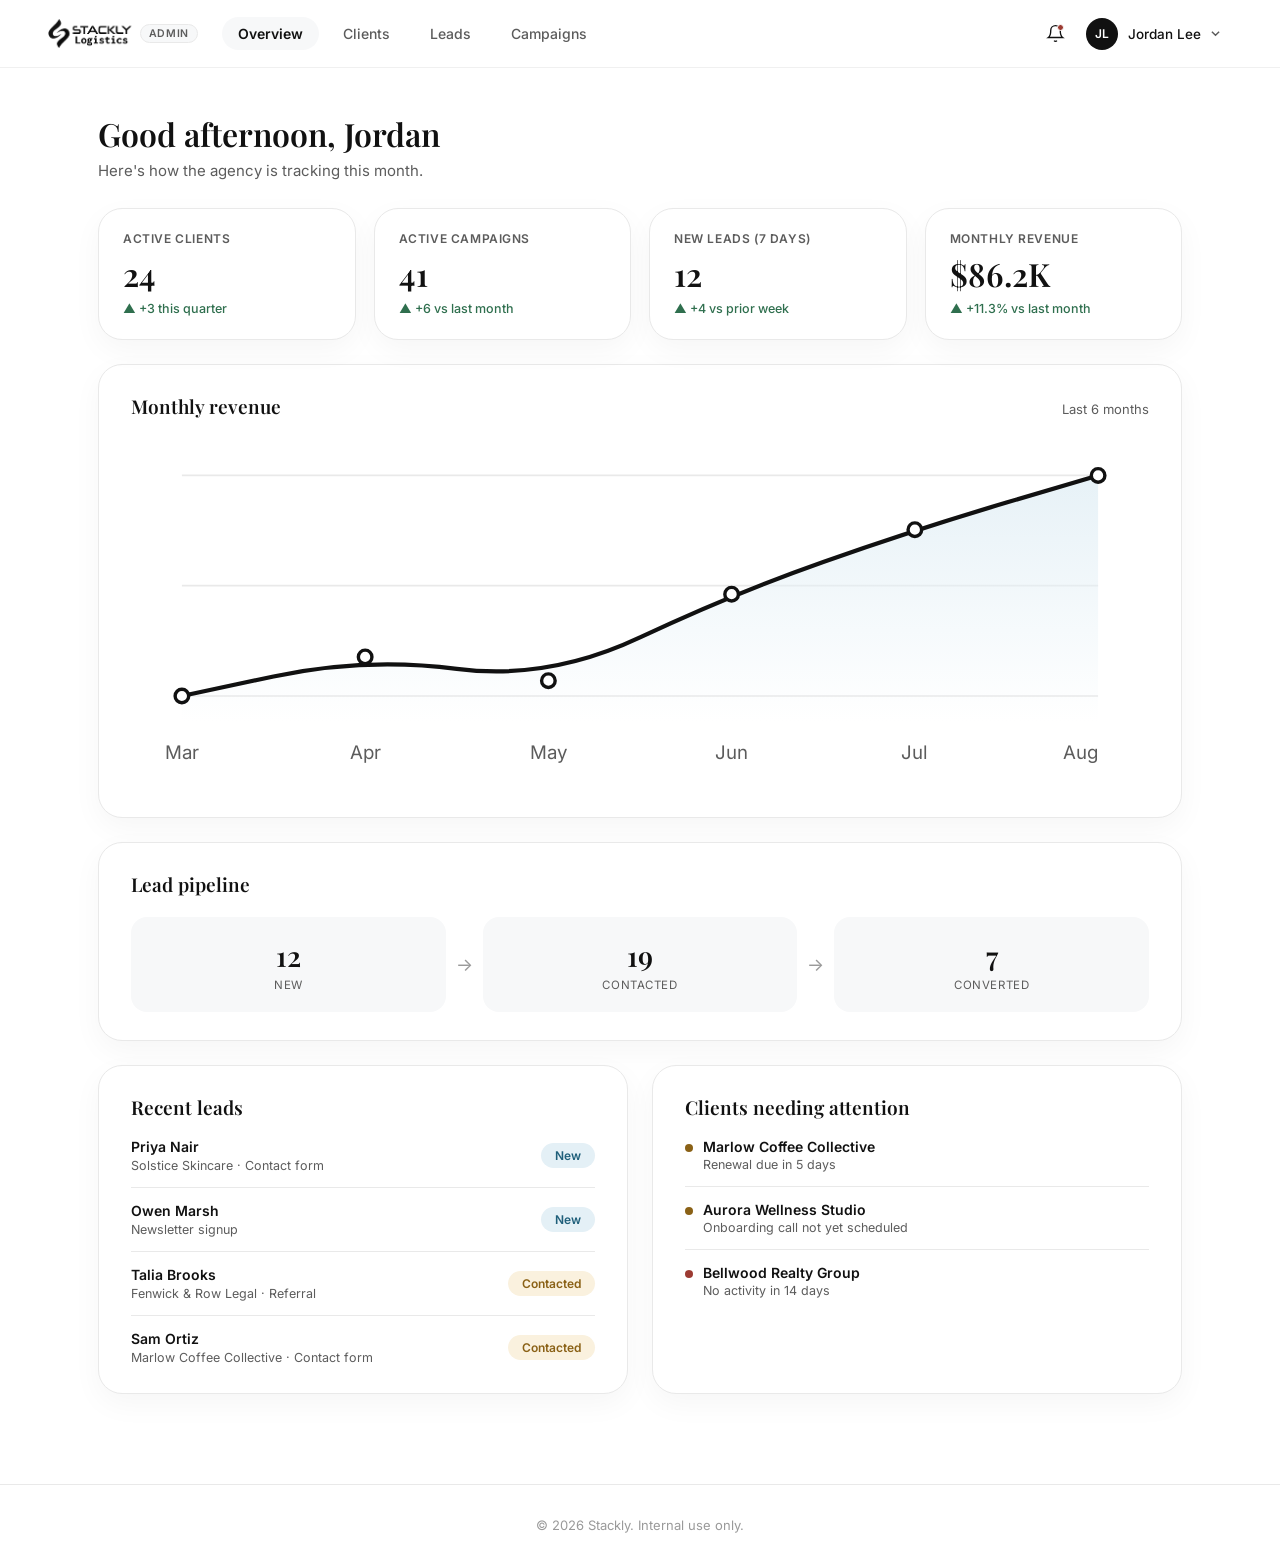
<file: admin.html>
<!DOCTYPE html>
<html lang="en">
<head>
<meta charset="UTF-8" />
<meta name="viewport" content="width=device-width, initial-scale=1.0" />
<meta name="robots" content="noindex, nofollow" />
<title>Agency Admin – Stackly</title>
<meta name="description" content="Manage clients, leads and campaigns across the Stackly portfolio." />

<link rel="preconnect" href="https://fonts.googleapis.com" />
<link rel="preconnect" href="https://fonts.gstatic.com" crossorigin />
<link href="https://fonts.googleapis.com/css2?family=Inter:wght@400;500;600;700&family=Playfair+Display:ital,wght@0,500;0,600;0,700;1,600&display=swap" rel="stylesheet" />

<!-- Super Cool Preloader CSS -->
<link rel="stylesheet" href="preloader.css" />

<style>
/* ============================================================
   TOKENS
============================================================ */
:root{
  --ink:#111111;
  --paper:#ffffff;
  --mist:#e4f0f6;
  --info:#1f5f7a;
  --ash:#5c5c5c;
  --ash-light:#9a9a9a;
  --fog:#f7f8f9;
  --line:#e9e9e9;
  --sage:#2f6f4e; --sage-bg:#e7f3ec;
  --amber:#8a6116; --amber-bg:#faf1de;
  --rose:#9c3b32; --rose-bg:#f8e8e6;
  --r-lg:24px;
  --r-md:16px;
  --shadow-sm:0 10px 30px rgba(0,0,0,0.04);
  --shadow-md:0 20px 45px rgba(0,0,0,0.08);
}

/* ============================================================
   RESET & BASE
============================================================ */
*,*::before,*::after{box-sizing:border-box;margin:0;padding:0;}
html{scroll-behavior:smooth;}
body{
  font-family:'Inter',sans-serif;
  background:var(--paper);
  color:var(--ink);
  -webkit-font-smoothing:antialiased;
}
img{display:block;max-width:100%;}
a{text-decoration:none;color:inherit;}
button{font-family:inherit;border:none;background:none;cursor:pointer;color:inherit;}
ul{list-style:none;}
table{border-collapse:collapse;width:100%;}
a:focus-visible,button:focus-visible,[tabindex]:focus-visible{
  outline:2px solid var(--ink);
  outline-offset:2px;
  border-radius:4px;
}

/* ============================================================
   TOP NAV
============================================================ */
.topnav{
  position:fixed;
  top:0;left:0;right:0;
  z-index:1000;
  height:68px;
  display:flex;
  align-items:center;
  justify-content:space-between;
  gap:24px;
  padding:0 48px;
  background:rgba(255,255,255,0.95);
  backdrop-filter:blur(16px);
  -webkit-backdrop-filter:blur(16px);
  border-bottom:1px solid rgba(0,0,0,0.06);
}
.nav-logo{
  display:flex;align-items:center;gap:8px;
  flex-shrink:0;
}
.nav-logo img{
  height:30px;width:auto;object-fit:contain;
}
.nav-logo .env-tag{
  font-size:10.5px;font-weight:600;text-transform:uppercase;letter-spacing:.06em;
  color:var(--ash);background:var(--fog);border:1px solid var(--line);
  padding:2px 8px;border-radius:20px;
}
.nav-tabs{display:flex;align-items:center;gap:8px;flex:1;}
.tab-link{
  font-size:14px;font-weight:500;color:var(--ash);
  padding:8px 16px;border-radius:50px;
  transition:background .2s ease,color .2s ease;
}
.tab-link:hover{color:var(--ink);}
.tab-link.active{color:var(--ink);background:var(--fog);font-weight:600;}
.nav-right{display:flex;align-items:center;gap:8px;flex-shrink:0;}
.icon-btn{
  position:relative;width:36px;height:36px;
  display:flex;align-items:center;justify-content:center;border-radius:50%;
  transition:background .2s ease;
}
.icon-btn:hover{background:var(--fog);}
.icon-btn svg{width:19px;height:19px;stroke:var(--ink);fill:none;stroke-width:1.7;}
.bell-dot{
  position:absolute;top:8px;right:9px;width:7px;height:7px;border-radius:50%;
  background:var(--rose);border:1.5px solid #fff;
}
.profile-trigger{display:flex;align-items:center;gap:10px;padding:5px 12px 5px 5px;border-radius:50px;transition:background .2s ease;}
.profile-trigger:hover{background:var(--fog);}
.avatar{
  width:32px;height:32px;border-radius:50%;background:var(--ink);color:#fff;
  display:flex;align-items:center;justify-content:center;font-size:12px;font-weight:600;flex-shrink:0;
}
.profile-name{font-size:13.5px;font-weight:500;}
.caret{width:9px;height:9px;stroke:var(--ash);fill:none;stroke-width:1.6;transition:transform .2s ease;}
.profile-trigger.open .caret{transform:rotate(180deg);}

.avatar-menu{
  position:absolute;top:56px;right:48px;width:220px;
  background:var(--paper);border:1px solid var(--line);border-radius:var(--r-md);
  box-shadow:var(--shadow-md);padding:8px;
  opacity:0;visibility:hidden;transform:translateY(-6px);
  transition:opacity .18s ease,transform .18s ease,visibility .18s ease;
  z-index:1001;
}
.avatar-menu.open{opacity:1;visibility:visible;transform:translateY(0);}
.avatar-menu a{display:block;padding:10px 12px;font-size:13.5px;font-weight:500;border-radius:10px;color:var(--ink);}
.avatar-menu a:hover{background:var(--fog);}
.avatar-menu .menu-divider{height:1px;background:var(--line);margin:6px 4px;}

/* Hamburger */
.hamburger{display:none;flex-direction:column;gap:5px;padding:6px;width:36px;height:36px;align-items:center;justify-content:center;}
.hamburger span{display:block;width:20px;height:2px;background:var(--ink);border-radius:2px;transition:all .3s ease;}
.hamburger.open span:nth-child(1){transform:translateY(7px) rotate(45deg);}
.hamburger.open span:nth-child(2){opacity:0;transform:scaleX(0);}
.hamburger.open span:nth-child(3){transform:translateY(-7px) rotate(-45deg);}

/* Mobile menu */
.mobile-menu{
  display:none;position:fixed;top:68px;left:0;right:0;
  max-height:calc(100vh - 68px);overflow-y:auto;
  background:rgba(255,255,255,0.98);backdrop-filter:blur(20px);-webkit-backdrop-filter:blur(20px);
  padding:20px 24px 32px;flex-direction:column;gap:4px;z-index:999;
  border-bottom:1px solid rgba(0,0,0,0.08);box-shadow:0 12px 30px rgba(0,0,0,0.08);
  transform:translateY(-12px);opacity:0;
  transition:transform .3s ease,opacity .3s ease;
}
.mobile-menu.active{display:flex;transform:translateY(0);opacity:1;}
.mobile-menu .tab-link{font-size:16px;padding:12px 10px;border-radius:12px;}
.mobile-menu .tab-link.active{background:var(--fog);}
.mobile-divider{height:1px;background:var(--line);margin:10px 0;}
.mobile-profile-row{display:flex;align-items:center;gap:12px;padding:8px 10px 14px;}
.mobile-profile-row .profile-name{font-size:14.5px;font-weight:600;display:block;}
.mobile-profile-row .profile-sub{font-size:12.5px;color:var(--ash);}
.mobile-menu .menu-link{font-size:15px;font-weight:500;padding:11px 10px;border-radius:12px;color:var(--ink);}
.mobile-menu .menu-link:hover{background:var(--fog);}

/* ============================================================
   DASHBOARD LAYOUT
============================================================ */
.dashboard{margin-top:68px;max-width:1180px;margin-left:auto;margin-right:auto;padding:44px 48px 90px;}
.panel{display:none;}
.panel.is-active{display:block;animation:fadeIn .35s ease;}
@keyframes fadeIn{from{opacity:0;transform:translateY(6px);}to{opacity:1;transform:none;}}

.panel-head{margin-bottom:28px;}
.panel-head h1{font-family:'Playfair Display',Georgia,serif;font-weight:600;font-size:32px;margin-bottom:6px;}
.panel-head p{color:var(--ash);font-size:15px;}

/* Stat grid */
.stat-grid{display:grid;grid-template-columns:repeat(4,1fr);gap:18px;margin-bottom:24px;}
.stat-card{background:var(--paper);border:1px solid var(--line);border-radius:var(--r-lg);box-shadow:var(--shadow-sm);padding:22px 24px;}
.stat-label{display:block;font-size:12px;font-weight:600;text-transform:uppercase;letter-spacing:.05em;color:var(--ash);}
.stat-value{display:block;font-family:'Playfair Display',Georgia,serif;font-weight:600;font-size:32px;margin:10px 0 6px;line-height:1.1;}
.stat-delta{font-size:12.5px;font-weight:500;}
.stat-delta.up{color:var(--sage);}
.stat-delta.down{color:var(--rose);}
.stat-delta.neutral{color:var(--ash);}

/* Generic section card */
.section-card{background:var(--paper);border:1px solid var(--line);border-radius:var(--r-lg);box-shadow:var(--shadow-sm);padding:28px 32px;margin-bottom:24px;}
.card-title-row{display:flex;align-items:baseline;justify-content:space-between;gap:12px;margin-bottom:8px;flex-wrap:wrap;}
.card-title-row h2{font-family:'Playfair Display',Georgia,serif;font-weight:600;font-size:19px;}
.section-card h2.card-title{font-family:'Playfair Display',Georgia,serif;font-weight:600;font-size:19px;}
.chart-range{font-size:13px;color:var(--ash);}

/* Chart */
.chart-svg{width:100%;height:auto;display:block;margin-top:14px;}
.chart-grid{stroke:var(--line);stroke-width:1;}
.chart-dot{fill:var(--paper);stroke:var(--ink);stroke-width:2;}
.chart-label{font-family:'Inter',sans-serif;font-size:11px;fill:var(--ash);}

/* Pipeline */
.pipeline{display:flex;align-items:center;gap:10px;margin-top:20px;}
.pipeline-stage{flex:1;text-align:center;padding:20px 12px;background:var(--fog);border-radius:var(--r-md);}
.pipeline-num{display:block;font-family:'Playfair Display',Georgia,serif;font-weight:600;font-size:28px;}
.pipeline-label{display:block;font-size:11.5px;color:var(--ash);text-transform:uppercase;letter-spacing:.05em;margin-top:4px;}
.pipeline-arrow{color:var(--ash-light);font-size:18px;flex-shrink:0;}

/* Split row */
.split-row{display:grid;grid-template-columns:1fr 1fr;gap:24px;}
.split-row .section-card{margin-bottom:0;}

/* Mini list / mini table */
.mini-list{display:flex;flex-direction:column;margin-top:18px;}
.mini-row{display:flex;align-items:center;justify-content:space-between;gap:14px;padding:14px 0;border-bottom:1px solid var(--line);}
.mini-row:last-child{border-bottom:none;padding-bottom:0;}
.mini-row:first-child{padding-top:0;}
.mini-row-name{font-size:14px;font-weight:600;}
.mini-row-sub{font-size:12.5px;color:var(--ash);margin-top:3px;}
.tag-group{display:flex;gap:6px;flex-wrap:wrap;margin-top:6px;}
.tag{font-size:11px;font-weight:500;padding:4px 10px;background:var(--fog);border:1px solid var(--line);border-radius:20px;color:var(--ash);white-space:nowrap;pointer-events:none;cursor:default;user-select:none;}

/* Attention list */
.attention-item{display:flex;align-items:flex-start;gap:10px;padding:14px 0;border-bottom:1px solid var(--line);}
.attention-item:last-child{border-bottom:none;padding-bottom:0;}
.attention-item:first-child{padding-top:0;}
.attention-dot{width:8px;height:8px;border-radius:50%;margin-top:6px;flex-shrink:0;}
.attention-dot.warning{background:var(--amber);}
.attention-dot.danger{background:var(--rose);}
.attention-item .att-name{font-size:14px;font-weight:600;}
.attention-item .att-note{font-size:12.5px;color:var(--ash);margin-top:2px;}

/* Pills */
.pill{display:inline-flex;align-items:center;padding:5px 14px;border-radius:50px;font-size:12px;font-weight:600;white-space:nowrap;flex-shrink:0;}
.pill-positive{background:var(--sage-bg);color:var(--sage);}
.pill-warning{background:var(--amber-bg);color:var(--amber);}
.pill-info{background:var(--mist);color:var(--info);}
.pill-neutral{background:var(--fog);color:var(--ash);border:1px solid var(--line);}
.pill-negative{background:var(--rose-bg);color:var(--rose);}

/* Trend */
.trend{font-size:13px;font-weight:600;}
.trend.up{color:var(--sage);}
.trend.flat{color:var(--ash-light);font-weight:500;}

/* Data table */
.data-table th{text-align:left;font-size:12px;font-weight:600;text-transform:uppercase;letter-spacing:.04em;color:var(--ash);padding:0 16px 12px;border-bottom:1px solid var(--line);}
.data-table th:first-child,.data-table td:first-child{padding-left:0;}
.data-table th:last-child,.data-table td:last-child{padding-right:0;}
.data-table td{padding:16px;border-bottom:1px solid var(--line);font-size:14px;vertical-align:middle;}
.data-table tr:last-child td{border-bottom:none;}
.cell-name{font-weight:600;}
.cell-sub{font-size:12.5px;color:var(--ash);margin-top:2px;}

/* Footer */
.dash-footer{padding:32px 48px;text-align:center;color:var(--ash-light);font-size:13px;border-top:1px solid var(--line);}

/* ============================================================
   RESPONSIVE
============================================================ */
@media (max-width:1024px){
  .stat-grid{grid-template-columns:repeat(2,1fr);}
}
@media (max-width:900px){
  .nav-tabs,.nav-right{display:none;}
  .hamburger{display:flex;}
  .topnav{padding:0 24px;}
  .split-row{grid-template-columns:1fr;}
}
@media (max-width:640px){
  .dashboard{padding:32px 20px 70px;}
  .section-card{padding:22px 20px;}
  .panel-head h1{font-size:26px;}
  .mobile-menu{padding:18px 20px 26px;}
  .dash-footer{padding:24px 20px;}
  .pipeline{flex-direction:column;}
  .pipeline-arrow{transform:rotate(90deg);}

  .data-table thead{display:none;}
  .data-table,.data-table tbody,.data-table tr,.data-table td{display:block;width:100%;}
  .data-table tr{border:1px solid var(--line);border-radius:var(--r-md);margin-bottom:12px;padding:6px 16px;}
  .data-table td{border-bottom:none;padding:10px 0;display:flex;align-items:center;justify-content:space-between;gap:12px;text-align:right;}
  .data-table td::before{content:attr(data-label);font-weight:600;color:var(--ash);text-align:left;font-size:11.5px;text-transform:uppercase;letter-spacing:.04em;flex-shrink:0;}
}
@media (max-width:480px){
  .stat-grid{grid-template-columns:1fr;}
}

/* Reduced motion */
@media (prefers-reduced-motion:reduce){
  *{animation-duration:.01ms !important;transition-duration:.01ms !important;}
}
</style>
</head>
<body>
<!-- ============================================================
     SITE PRELOADER
============================================================ -->
<div id="site-preloader" class="site-preloader" aria-hidden="true">
  <div class="preloader-ambient-glow"></div>
  <div class="preloader-content-box">
    <div class="preloader-brand-wrapper">
      <div class="preloader-pulse-shadow"></div>
      <div class="preloader-spin-ring-outer"></div>
      <div class="preloader-spin-ring-inner"></div>
      <div class="preloader-logo-core">
        <img src="images/Frame 808.webp" alt="Stackly Logo" class="preloader-logo-img" />
      </div>
    </div>
    <div class="preloader-meta-wrap">
      <span class="preloader-brand-title">Stackly</span>
      <span class="preloader-brand-tagline">Admin Operations Suite</span>
    </div>
    <div class="preloader-progress-wrap">
      <div class="preloader-progress-track">
        <div class="preloader-progress-fill" id="preloader-progress-fill"></div>
      </div>
      <div class="preloader-percent-num" id="preloader-percent">0%</div>
    </div>
  </div>
</div>

<!-- ============================================================
     TOP NAV
============================================================ -->
<nav class="topnav">
  <a href="index.html" class="nav-logo" aria-label="Stackly Admin Home">
    <img src="images/Frame 808.webp" alt="Stackly Logo" />
    <span class="env-tag">Admin</span>
  </a>

  <div class="nav-tabs">
    <a href="#overview" class="tab-link active" data-panel="overview">Overview</a>
    <a href="#clients" class="tab-link" data-panel="clients">Clients</a>
    <a href="#leads" class="tab-link" data-panel="leads">Leads</a>
    <a href="#campaigns" class="tab-link" data-panel="campaigns">Campaigns</a>
  </div>

  <div class="nav-right">
    <button class="icon-btn" aria-label="Notifications">
      <svg viewBox="0 0 24 24"><path d="M18 8a6 6 0 0 0-12 0c0 7-3 9-3 9h18s-3-2-3-9"/><path d="M13.73 21a2 2 0 0 1-3.46 0"/></svg>
      <span class="bell-dot"></span>
    </button>
    <button class="profile-trigger" id="avatarTrigger" aria-haspopup="true" aria-expanded="false">
      <span class="avatar" id="navAvatar">JL</span>
      <span class="profile-name" id="navProfileName">Jordan Lee</span>
      <svg class="caret" viewBox="0 0 10 6"><path d="M1 1l4 4 4-4"/></svg>
    </button>
  </div>

  <button class="hamburger" id="hamburgerToggle" aria-label="Open menu" aria-expanded="false">
    <span></span><span></span><span></span>
  </button>
</nav>

<div class="avatar-menu" id="avatarMenu">
  <a href="admin.html">Account settings</a>
  <a href="index.html">View public site</a>
  <div class="menu-divider"></div>
  <a href="login.html" class="logout-btn">Log out</a>
</div>

<!-- Mobile menu -->
<div class="mobile-menu" id="mobileMenu">
  <a href="#overview" class="tab-link active" data-panel="overview">Overview</a>
  <a href="#clients" class="tab-link" data-panel="clients">Clients</a>
  <a href="#leads" class="tab-link" data-panel="leads">Leads</a>
  <a href="#campaigns" class="tab-link" data-panel="campaigns">Campaigns</a>
  <div class="mobile-divider"></div>
  <div class="mobile-profile-row">
    <span class="avatar" id="mobAvatar">JL</span>
    <span>
      <span class="profile-name" id="mobProfileName">Jordan Lee</span><br/>
      <span class="profile-sub">Growth Lead</span>
    </span>
  </div>
  <a href="admin.html" class="menu-link">Account settings</a>
  <a href="index.html" class="menu-link">View public site</a>
  <a href="login.html" class="menu-link logout-btn">Log out</a>
</div>

<!-- ============================================================
     DASHBOARD
============================================================ -->
<main class="dashboard">

  <!-- OVERVIEW -->
  <section class="panel is-active" data-panel="overview">
    <div class="panel-head">
      <h1 id="welcomeGreeting">Good afternoon, Jordan</h1>
      <p>Here's how the agency is tracking this month.</p>
    </div>

    <div class="stat-grid">
      <div class="stat-card">
        <span class="stat-label">Active clients</span>
        <span class="stat-value">24</span>
        <span class="stat-delta up">▲ +3 this quarter</span>
      </div>
      <div class="stat-card">
        <span class="stat-label">Active campaigns</span>
        <span class="stat-value">41</span>
        <span class="stat-delta up">▲ +6 vs last month</span>
      </div>
      <div class="stat-card">
        <span class="stat-label">New leads (7 days)</span>
        <span class="stat-value">12</span>
        <span class="stat-delta up">▲ +4 vs prior week</span>
      </div>
      <div class="stat-card">
        <span class="stat-label">Monthly revenue</span>
        <span class="stat-value">$86.2K</span>
        <span class="stat-delta up">▲ +11.3% vs last month</span>
      </div>
    </div>

    <div class="section-card">
      <div class="card-title-row">
        <h2>Monthly revenue</h2>
        <span class="chart-range">Last 6 months</span>
      </div>
      <svg viewBox="0 0 600 210" class="chart-svg" role="img" aria-label="Monthly revenue trending up from 58,000 dollars in March to 86,200 dollars in August">
        <defs>
          <linearGradient id="areaFillAdmin" x1="0" y1="0" x2="0" y2="1">
            <stop offset="0%" stop-color="#e4f0f6" stop-opacity="0.9"/>
            <stop offset="100%" stop-color="#e4f0f6" stop-opacity="0"/>
          </linearGradient>
        </defs>
        <line x1="30" y1="25" x2="570" y2="25" class="chart-grid"/>
        <line x1="30" y1="90" x2="570" y2="90" class="chart-grid"/>
        <line x1="30" y1="155" x2="570" y2="155" class="chart-grid"/>
        <path d="M30,155 L84,143.5 Q138,132 192,139 Q246,146 300,120.5 Q354,95 408,76 Q462,57 516,41 L570,25 L570,170 L30,170 Z" fill="url(#areaFillAdmin)"/>
        <path d="M30,155 L84,143.5 Q138,132 192,139 Q246,146 300,120.5 Q354,95 408,76 Q462,57 516,41 L570,25" fill="none" stroke="#111111" stroke-width="2.5" stroke-linecap="round"/>
        <circle cx="30" cy="155" r="4" class="chart-dot"/>
        <circle cx="138" cy="132" r="4" class="chart-dot"/>
        <circle cx="246" cy="146" r="4" class="chart-dot"/>
        <circle cx="354" cy="95" r="4" class="chart-dot"/>
        <circle cx="462" cy="57" r="4" class="chart-dot"/>
        <circle cx="570" cy="25" r="4" class="chart-dot"/>
        <text x="30" y="192" class="chart-label" text-anchor="middle">Mar</text>
        <text x="138" y="192" class="chart-label" text-anchor="middle">Apr</text>
        <text x="246" y="192" class="chart-label" text-anchor="middle">May</text>
        <text x="354" y="192" class="chart-label" text-anchor="middle">Jun</text>
        <text x="462" y="192" class="chart-label" text-anchor="middle">Jul</text>
        <text x="570" y="192" class="chart-label" text-anchor="end">Aug</text>
      </svg>
    </div>

    <div class="section-card">
      <h2 class="card-title">Lead pipeline</h2>
      <div class="pipeline">
        <div class="pipeline-stage">
          <span class="pipeline-num">12</span>
          <span class="pipeline-label">New</span>
        </div>
        <span class="pipeline-arrow" aria-hidden="true">→</span>
        <div class="pipeline-stage">
          <span class="pipeline-num">19</span>
          <span class="pipeline-label">Contacted</span>
        </div>
        <span class="pipeline-arrow" aria-hidden="true">→</span>
        <div class="pipeline-stage">
          <span class="pipeline-num">7</span>
          <span class="pipeline-label">Converted</span>
        </div>
      </div>
    </div>

    <div class="split-row">
      <div class="section-card">
        <h2 class="card-title">Recent leads</h2>
        <div class="mini-list">
          <div class="mini-row">
            <div>
              <div class="mini-row-name">Priya Nair</div>
              <div class="mini-row-sub">Solstice Skincare · Contact form</div>
            </div>
            <span class="pill pill-info">New</span>
          </div>
          <div class="mini-row">
            <div>
              <div class="mini-row-name">Owen Marsh</div>
              <div class="mini-row-sub">Newsletter signup</div>
            </div>
            <span class="pill pill-info">New</span>
          </div>
          <div class="mini-row">
            <div>
              <div class="mini-row-name">Talia Brooks</div>
              <div class="mini-row-sub">Fenwick &amp; Row Legal · Referral</div>
            </div>
            <span class="pill pill-warning">Contacted</span>
          </div>
          <div class="mini-row">
            <div>
              <div class="mini-row-name">Sam Ortiz</div>
              <div class="mini-row-sub">Marlow Coffee Collective · Contact form</div>
            </div>
            <span class="pill pill-warning">Contacted</span>
          </div>
        </div>
      </div>

      <div class="section-card">
        <h2 class="card-title">Clients needing attention</h2>
        <div class="mini-list">
          <div class="attention-item">
            <span class="attention-dot warning"></span>
            <div>
              <div class="att-name">Marlow Coffee Collective</div>
              <div class="att-note">Renewal due in 5 days</div>
            </div>
          </div>
          <div class="attention-item">
            <span class="attention-dot warning"></span>
            <div>
              <div class="att-name">Aurora Wellness Studio</div>
              <div class="att-note">Onboarding call not yet scheduled</div>
            </div>
          </div>
          <div class="attention-item">
            <span class="attention-dot danger"></span>
            <div>
              <div class="att-name">Bellwood Realty Group</div>
              <div class="att-note">No activity in 14 days</div>
            </div>
          </div>
        </div>
      </div>
    </div>
  </section>

  <!-- CLIENTS -->
  <section class="panel" data-panel="clients">
    <div class="panel-head">
      <h1>Clients</h1>
      <p>Every account Stackly currently manages.</p>
    </div>
    <div class="section-card">
      <table class="data-table">
        <thead>
          <tr><th>Client</th><th>Plan</th><th>Account manager</th><th>Status</th><th>Client since</th></tr>
        </thead>
        <tbody>
          <tr>
            <td data-label="Client" class="cell-name">Northfield Roasters</td>
            <td data-label="Plan">Growth Partner</td>
            <td data-label="Account manager">Daniel Kim</td>
            <td data-label="Status"><span class="pill pill-positive">Active</span></td>
            <td data-label="Client since">Feb 2025</td>
          </tr>
          <tr>
            <td data-label="Client" class="cell-name">Lumen &amp; Co</td>
            <td data-label="Plan">Enterprise</td>
            <td data-label="Account manager">Priya Anand</td>
            <td data-label="Status"><span class="pill pill-positive">Active</span></td>
            <td data-label="Client since">Sep 2024</td>
          </tr>
          <tr>
            <td data-label="Client" class="cell-name">Aurora Wellness Studio</td>
            <td data-label="Plan">Starter</td>
            <td data-label="Account manager">Maya Gómez</td>
            <td data-label="Status"><span class="pill pill-info">Onboarding</span></td>
            <td data-label="Client since">Jul 2026</td>
          </tr>
          <tr>
            <td data-label="Client" class="cell-name">Bellwood Realty Group</td>
            <td data-label="Plan">Growth Partner</td>
            <td data-label="Account manager">Daniel Kim</td>
            <td data-label="Status"><span class="pill pill-positive">Active</span></td>
            <td data-label="Client since">Nov 2025</td>
          </tr>
          <tr>
            <td data-label="Client" class="cell-name">Fenwick &amp; Row Legal</td>
            <td data-label="Plan">Enterprise</td>
            <td data-label="Account manager">Jordan Lee</td>
            <td data-label="Status"><span class="pill pill-positive">Active</span></td>
            <td data-label="Client since">Jan 2024</td>
          </tr>
          <tr>
            <td data-label="Client" class="cell-name">Marlow Coffee Collective</td>
            <td data-label="Plan">Starter</td>
            <td data-label="Account manager">Maya Gómez</td>
            <td data-label="Status"><span class="pill pill-negative">Paused</span></td>
            <td data-label="Client since">Mar 2026</td>
          </tr>
          <tr>
            <td data-label="Client" class="cell-name">Solstice Skincare</td>
            <td data-label="Plan">Growth Partner</td>
            <td data-label="Account manager">Priya Anand</td>
            <td data-label="Status"><span class="pill pill-positive">Active</span></td>
            <td data-label="Client since">May 2025</td>
          </tr>
        </tbody>
      </table>
    </div>
  </section>

  <!-- LEADS -->
  <section class="panel" data-panel="leads">
    <div class="panel-head">
      <h1>Leads</h1>
      <p>Inbound interest from the site's contact form and newsletter.</p>
    </div>
    <div class="section-card">
      <table class="data-table">
        <thead>
          <tr><th>Name</th><th>Company</th><th>Source</th><th>Date</th><th>Status</th></tr>
        </thead>
        <tbody>
          <tr>
            <td data-label="Name" class="cell-name">Priya Nair</td>
            <td data-label="Company">Solstice Skincare</td>
            <td data-label="Source">Contact form</td>
            <td data-label="Date">Aug 12, 2026</td>
            <td data-label="Status"><span class="pill pill-info">New</span></td>
          </tr>
          <tr>
            <td data-label="Name" class="cell-name">Owen Marsh</td>
            <td data-label="Company">—</td>
            <td data-label="Source">Newsletter</td>
            <td data-label="Date">Aug 11, 2026</td>
            <td data-label="Status"><span class="pill pill-info">New</span></td>
          </tr>
          <tr>
            <td data-label="Name" class="cell-name">Talia Brooks</td>
            <td data-label="Company">Fenwick &amp; Row Legal</td>
            <td data-label="Source">Referral</td>
            <td data-label="Date">Aug 9, 2026</td>
            <td data-label="Status"><span class="pill pill-warning">Contacted</span></td>
          </tr>
          <tr>
            <td data-label="Name" class="cell-name">Sam Ortiz</td>
            <td data-label="Company">Marlow Coffee Collective</td>
            <td data-label="Source">Contact form</td>
            <td data-label="Date">Aug 7, 2026</td>
            <td data-label="Status"><span class="pill pill-warning">Contacted</span></td>
          </tr>
          <tr>
            <td data-label="Name" class="cell-name">Grace Liu</td>
            <td data-label="Company">—</td>
            <td data-label="Source">Newsletter</td>
            <td data-label="Date">Aug 5, 2026</td>
            <td data-label="Status"><span class="pill pill-info">New</span></td>
          </tr>
          <tr>
            <td data-label="Name" class="cell-name">Marcus Webb</td>
            <td data-label="Company">Northwind Realty</td>
            <td data-label="Source">Contact form</td>
            <td data-label="Date">Aug 2, 2026</td>
            <td data-label="Status"><span class="pill pill-positive">Converted</span></td>
          </tr>
          <tr>
            <td data-label="Name" class="cell-name">Elena Vance</td>
            <td data-label="Company">—</td>
            <td data-label="Source">Referral</td>
            <td data-label="Date">Jul 30, 2026</td>
            <td data-label="Status"><span class="pill pill-warning">Contacted</span></td>
          </tr>
        </tbody>
      </table>
    </div>
  </section>

  <!-- CAMPAIGNS -->
  <section class="panel" data-panel="campaigns">
    <div class="panel-head">
      <h1>Campaigns</h1>
      <p>Every campaign running across the portfolio.</p>
    </div>
    <div class="section-card">
      <table class="data-table">
        <thead>
          <tr><th>Client</th><th>Campaign</th><th>Channels</th><th>Status</th><th>Performance</th></tr>
        </thead>
        <tbody>
          <tr>
            <td data-label="Client" class="cell-name">Northfield Roasters</td>
            <td data-label="Campaign">Spring Launch</td>
            <td data-label="Channels"><div class="tag-group"><span class="tag">Social</span><span class="tag">Content</span></div></td>
            <td data-label="Status"><span class="pill pill-positive">Live</span></td>
            <td data-label="Performance"><span class="trend up">▲ 22%</span></td>
          </tr>
          <tr>
            <td data-label="Client" class="cell-name">Lumen &amp; Co</td>
            <td data-label="Campaign">Q3 Brand Refresh</td>
            <td data-label="Channels"><div class="tag-group"><span class="tag">Content</span><span class="tag">Paid</span></div></td>
            <td data-label="Status"><span class="pill pill-positive">Live</span></td>
            <td data-label="Performance"><span class="trend up">▲ 14%</span></td>
          </tr>
          <tr>
            <td data-label="Client" class="cell-name">Aurora Wellness Studio</td>
            <td data-label="Campaign">Launch Sprint</td>
            <td data-label="Channels"><div class="tag-group"><span class="tag">Social</span></div></td>
            <td data-label="Status"><span class="pill pill-info">Scheduled</span></td>
            <td data-label="Performance"><span class="trend flat">—</span></td>
          </tr>
          <tr>
            <td data-label="Client" class="cell-name">Bellwood Realty Group</td>
            <td data-label="Campaign">Listings Push</td>
            <td data-label="Channels"><div class="tag-group"><span class="tag">Paid</span></div></td>
            <td data-label="Status"><span class="pill pill-positive">Live</span></td>
            <td data-label="Performance"><span class="trend up">▲ 9%</span></td>
          </tr>
          <tr>
            <td data-label="Client" class="cell-name">Fenwick &amp; Row Legal</td>
            <td data-label="Campaign">Thought Leadership</td>
            <td data-label="Channels"><div class="tag-group"><span class="tag">Content</span></div></td>
            <td data-label="Status"><span class="pill pill-positive">Live</span></td>
            <td data-label="Performance"><span class="trend up">▲ 6%</span></td>
          </tr>
          <tr>
            <td data-label="Client" class="cell-name">Marlow Coffee Collective</td>
            <td data-label="Campaign">Loyalty Refresh</td>
            <td data-label="Channels"><div class="tag-group"><span class="tag">Email</span></div></td>
            <td data-label="Status"><span class="pill pill-warning">In review</span></td>
            <td data-label="Performance"><span class="trend flat">—</span></td>
          </tr>
          <tr>
            <td data-label="Client" class="cell-name">Solstice Skincare</td>
            <td data-label="Campaign">Holiday Pop-up</td>
            <td data-label="Channels"><div class="tag-group"><span class="tag">Paid</span><span class="tag">Social</span></div></td>
            <td data-label="Status"><span class="pill pill-info">Scheduled</span></td>
            <td data-label="Performance"><span class="trend flat">—</span></td>
          </tr>
        </tbody>
      </table>
    </div>
  </section>

</main>

<footer class="dash-footer">© 2026 Stackly. Internal use only.</footer>

<!-- ============================================================
     SCRIPT
============================================================ -->
<script>
  // Tab switching
  const tabLinks = document.querySelectorAll('.tab-link');
  const panels = document.querySelectorAll('.panel');
  const mobileMenu = document.getElementById('mobileMenu');
  const hamburger = document.getElementById('hamburgerToggle');

  function activatePanel(name){
    panels.forEach(p => p.classList.toggle('is-active', p.dataset.panel === name));
    tabLinks.forEach(l => l.classList.toggle('active', l.dataset.panel === name));
    window.scrollTo(0,0);
  }

  tabLinks.forEach(link => {
    link.addEventListener('click', (e) => {
      e.preventDefault();
      activatePanel(link.dataset.panel);
      mobileMenu.classList.remove('active');
      hamburger.classList.remove('open');
      hamburger.setAttribute('aria-expanded','false');
    });
  });

  // Hamburger / mobile menu
  hamburger.addEventListener('click', () => {
    const isOpen = hamburger.classList.toggle('open');
    hamburger.setAttribute('aria-expanded', isOpen);
    hamburger.setAttribute('aria-label', isOpen ? 'Close menu' : 'Open menu');
    if(isOpen){
      mobileMenu.style.display = 'flex';
      requestAnimationFrame(() => mobileMenu.classList.add('active'));
    } else {
      mobileMenu.classList.remove('active');
      setTimeout(() => { mobileMenu.style.display = 'none'; }, 300);
    }
  });

  // Avatar dropdown
  const avatarTrigger = document.getElementById('avatarTrigger');
  const avatarMenu = document.getElementById('avatarMenu');
  avatarTrigger.addEventListener('click', (e) => {
    e.stopPropagation();
    const isOpen = avatarMenu.classList.toggle('open');
    avatarTrigger.classList.toggle('open', isOpen);
    avatarTrigger.setAttribute('aria-expanded', isOpen);
  });
  document.addEventListener('click', () => {
    avatarMenu.classList.remove('open');
    avatarTrigger.classList.remove('open');
    avatarTrigger.setAttribute('aria-expanded','false');
  });

  // Dynamic user name and initials
  function getInitials(name) {
    if (!name) return 'A';
    const parts = name.trim().split(/\s+/).filter(Boolean);
    if (parts.length === 1) {
      return parts[0].substring(0, Math.min(2, parts[0].length)).toUpperCase();
    }
    return (parts[0][0] + parts[parts.length - 1][0]).toUpperCase();
  }

  function getTimeGreeting() {
    const hour = new Date().getHours();
    if (hour < 12) return 'Good morning';
    if (hour < 17) return 'Good afternoon';
    return 'Good evening';
  }

  function updateAdminData() {
    try {
      const urlParams = new URLSearchParams(window.location.search);
      const nameFromUrl = urlParams.get('name') || urlParams.get('user');
      const storedName = nameFromUrl || sessionStorage.getItem('stackly_username') || localStorage.getItem('stackly_username');

      if (storedName) {
        if (nameFromUrl) {
          localStorage.setItem('stackly_username', nameFromUrl);
          sessionStorage.setItem('stackly_username', nameFromUrl);
        }

        const trimmedName = storedName.trim();
        const initials = getInitials(trimmedName);
        const firstName = trimmedName.split(/\s+/)[0];
        const greeting = getTimeGreeting();

        const navName = document.getElementById('navProfileName');
        const mobName = document.getElementById('mobProfileName');
        const navAvatar = document.getElementById('navAvatar');
        const mobAvatar = document.getElementById('mobAvatar');
        const welcomeGreeting = document.getElementById('welcomeGreeting');

        if (navName) navName.textContent = trimmedName;
        if (mobName) mobName.textContent = trimmedName;
        if (navAvatar) navAvatar.textContent = initials;
        if (mobAvatar) mobAvatar.textContent = initials;
        if (welcomeGreeting) welcomeGreeting.textContent = `${greeting}, ${firstName}`;
      }
    } catch (err) {
      console.warn('Error reading admin data:', err);
    }
  }

  // Logout functionality
  function setupLogout() {
    document.querySelectorAll('.logout-btn').forEach((btn) => {
      btn.addEventListener('click', (e) => {
        e.preventDefault();
        try {
          localStorage.removeItem('stackly_username');
          localStorage.removeItem('stackly_role');
          sessionStorage.removeItem('stackly_username');
          sessionStorage.removeItem('stackly_role');
        } catch (err) {
          console.warn('Error clearing storage:', err);
        }
        window.location.href = 'login.html';
      });
    });
  }

  // Initialize
  updateAdminData();
  setupLogout();
</script>

<!-- Super Cool Preloader Script -->
<script src="preloader.js"></script>
</body>
</html>
</file>
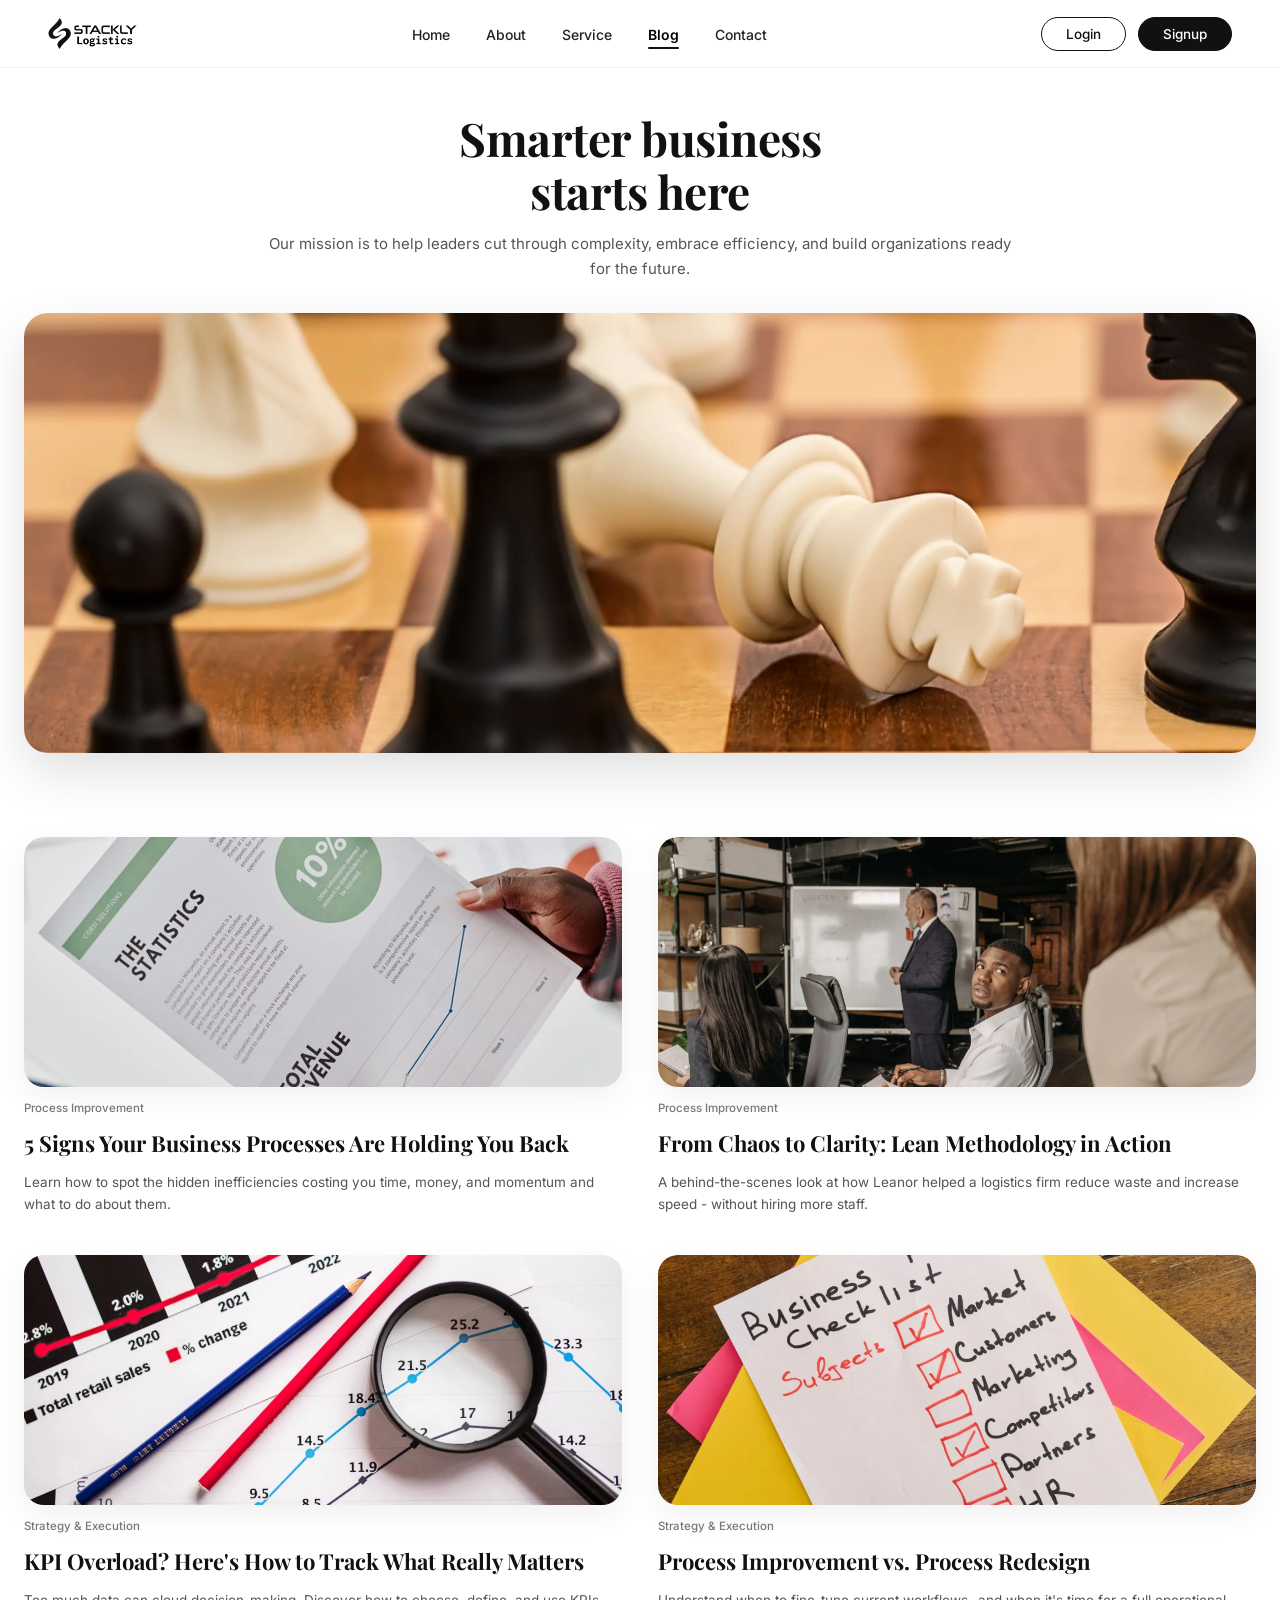
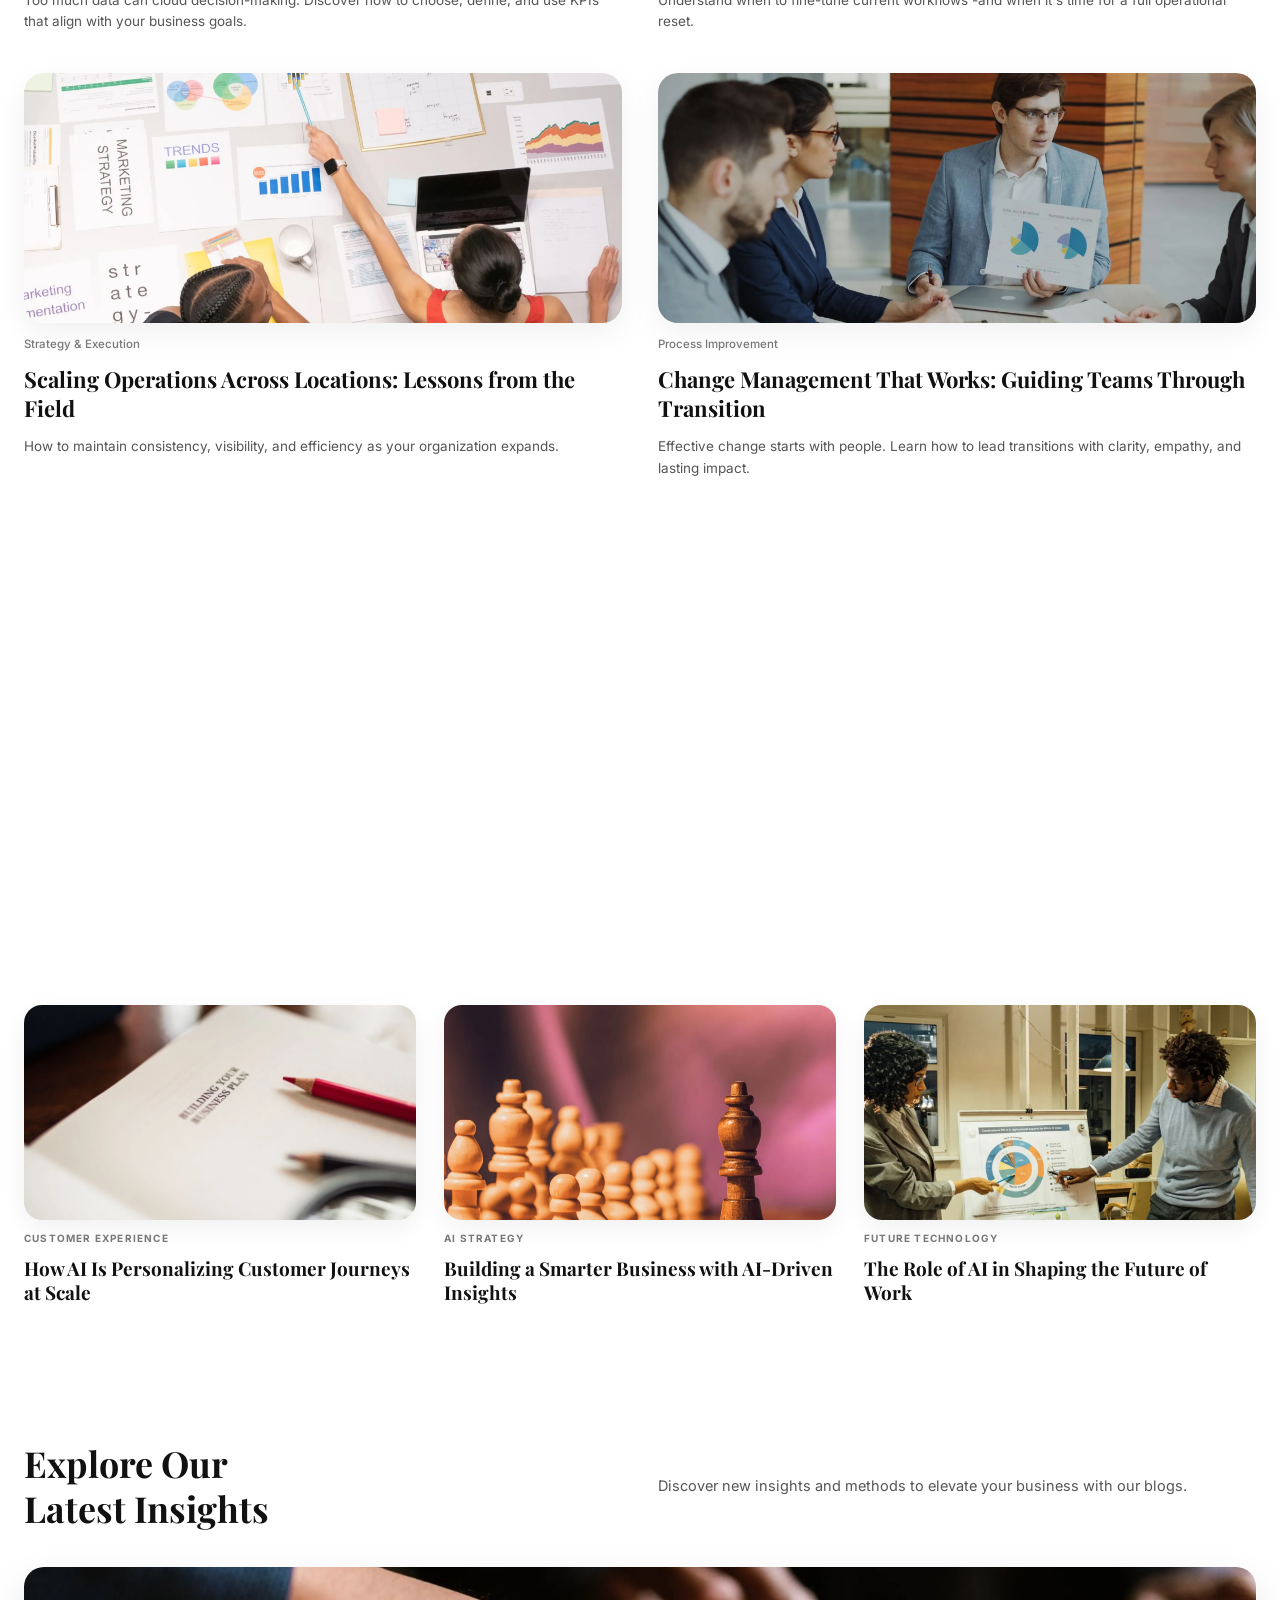
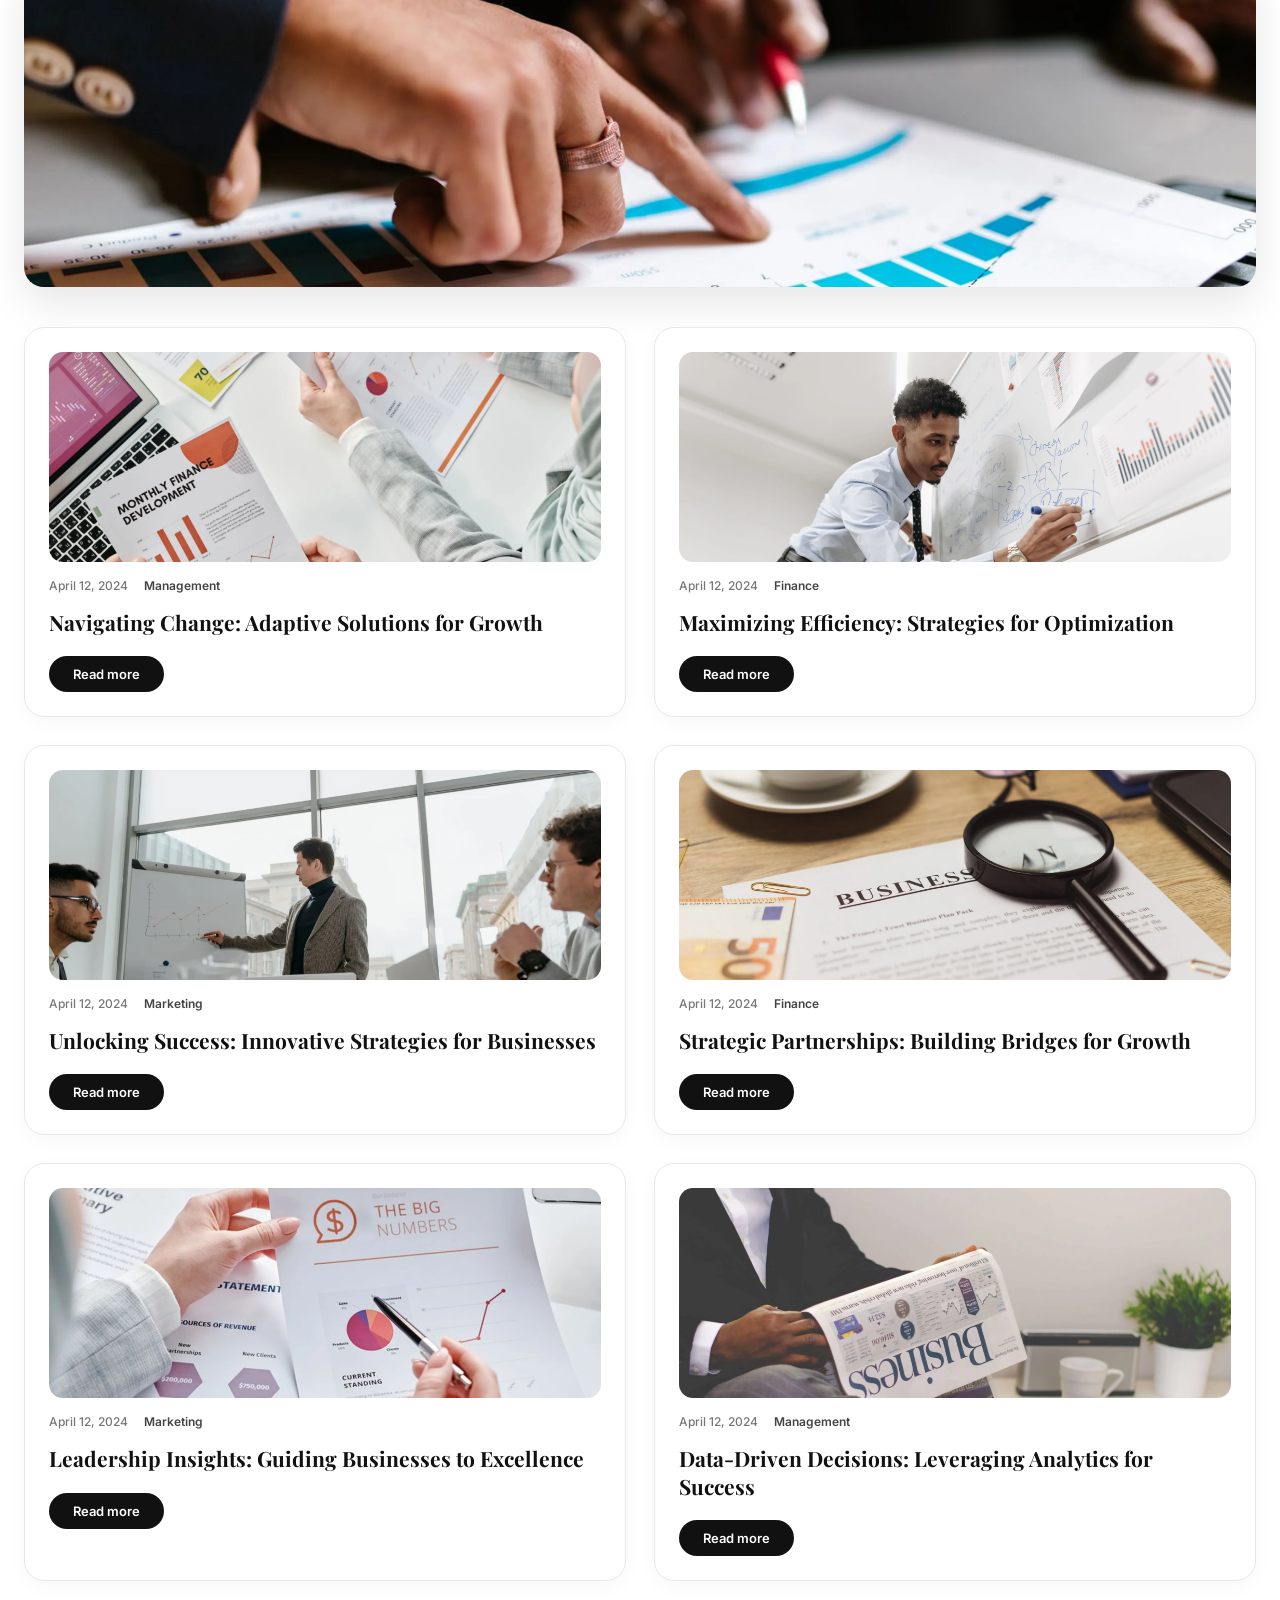
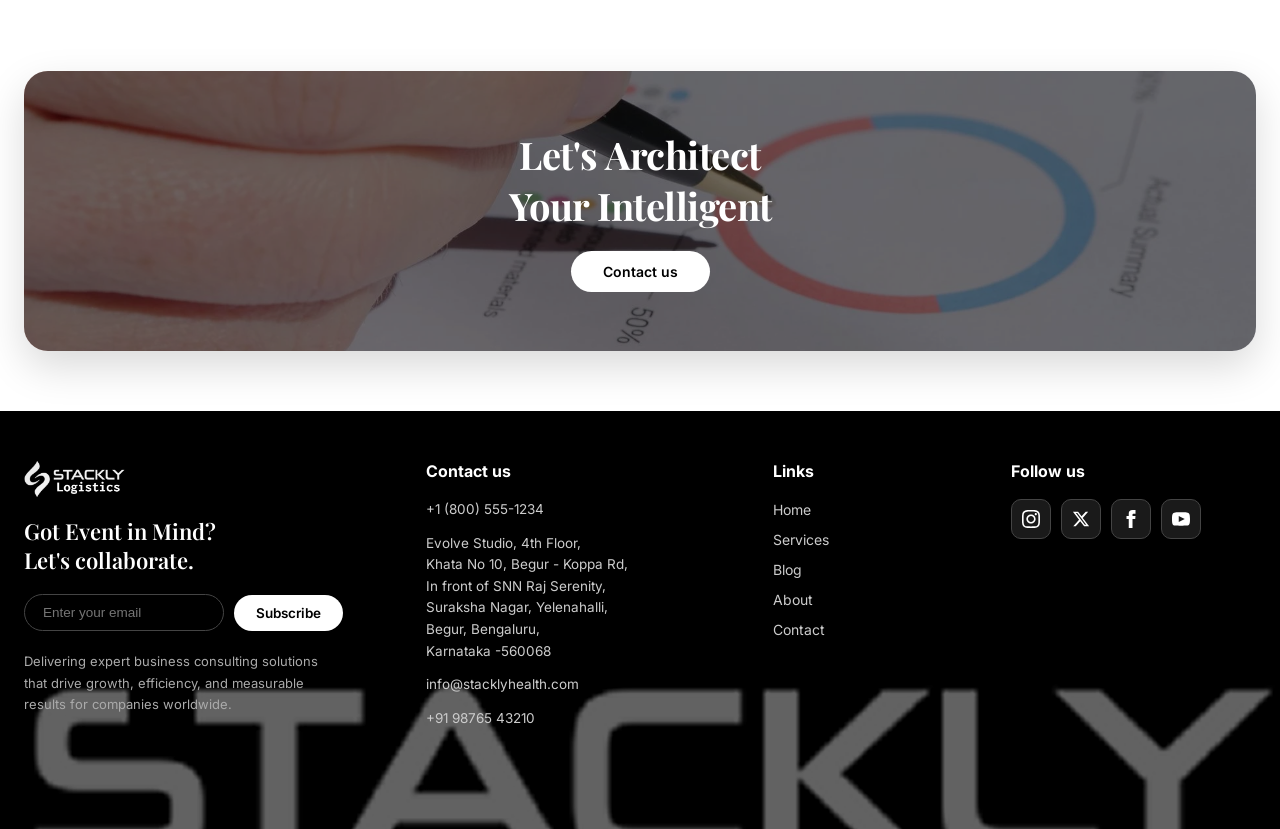
<file: blog.html>
<!DOCTYPE html>
<html lang="en">
<head>
  <meta charset="UTF-8" />
  <meta name="viewport" content="width=device-width, initial-scale=1.0" />
  <title>Blog | Stackly – Smarter Business Starts Here</title>
  <meta name="description" content="Explore insights, articles, and expert guidance on process improvement, AI strategy, leadership, and business execution from Stackly." />

  <!-- Google Fonts: Inter & Playfair Display -->
  <link rel="preconnect" href="https://fonts.googleapis.com" />
  <link rel="preconnect" href="https://fonts.gstatic.com" crossorigin />
  <link href="https://fonts.googleapis.com/css2?family=Inter:wght@400;500;600;700&family=Playfair+Display:ital,wght@0,500;0,600;0,700;1,600&display=swap" rel="stylesheet" />

  <!-- Super Cool Preloader CSS -->
  <link rel="stylesheet" href="preloader.css" />

  <style>
    /* ============================================================
       RESET & BASE STYLES
    ============================================================ */
    *, *::before, *::after { box-sizing: border-box; margin: 0; padding: 0; }
    html { scroll-behavior: smooth; }
    body {
      font-family: 'Inter', sans-serif;
      background: #ffffff;
      color: #111111;
      overflow-x: hidden;
      -webkit-font-smoothing: antialiased;
    }
    img { display: block; max-width: 100%; }
    a { text-decoration: none; color: inherit; }
    button { font-family: inherit; cursor: pointer; }

    /* ============================================================
       NAVBAR (Sticky — identical to index, about, service)
    ============================================================ */
    .navbar {
      position: fixed;
      top: 0; left: 0; right: 0;
      width: 100%;
      z-index: 10000;
      display: flex;
      align-items: center;
      justify-content: space-between;
      padding: 0 48px;
      height: 68px;
      background: rgba(255, 255, 255, 0.95);
      backdrop-filter: blur(16px);
      -webkit-backdrop-filter: blur(16px);
      border-bottom: 1px solid rgba(0, 0, 0, 0.06);
      animation: navSlideDown 0.6s cubic-bezier(0.16, 1, 0.3, 1) forwards;
    }
    @keyframes navSlideDown {
      from { transform: translateY(-100%); opacity: 0; }
      to   { transform: none;                opacity: 1; }
    }

    .nav-logo { display: flex; align-items: center; gap: 10px; }
    .nav-logo img { height: 32px; width: auto; object-fit: contain; }

    .nav-links { display: flex; align-items: center; gap: 36px; list-style: none; }
    .nav-links a {
      font-size: 14px; font-weight: 500; color: #222;
      position: relative; padding: 4px 0; transition: color 0.25s ease;
    }
    .nav-links a::after {
      content: ''; position: absolute; bottom: -2px; left: 0;
      width: 0; height: 2px; background: #111; border-radius: 2px;
      transition: width 0.3s cubic-bezier(0.16, 1, 0.3, 1);
    }
    .nav-links a:hover, .nav-links a.active { color: #000; font-weight: 600; }
    .nav-links a:hover::after, .nav-links a.active::after { width: 100%; }

    .nav-actions { display: flex; align-items: center; gap: 12px; }
    .btn-login {
      padding: 8px 24px; font-size: 13.5px; font-weight: 500;
      border: 1.5px solid #111; border-radius: 50px;
      background: transparent; color: #111; transition: all 0.25s ease;
    }
    .btn-login:hover { background: #111; color: #fff; }
    .btn-signup {
      padding: 8px 24px; font-size: 13.5px; font-weight: 500;
      border: 1.5px solid #111; border-radius: 50px;
      background: #111; color: #fff; transition: all 0.25s ease;
    }
    .btn-signup:hover { background: #2a2a2a; border-color: #2a2a2a; }

    /* Hamburger & Mobile Menu */
    .hamburger {
      display: none; flex-direction: column; gap: 5px;
      padding: 6px; background: none; border: none; cursor: pointer;
    }
    .hamburger span {
      display: block; width: 24px; height: 2px;
      background: #111; border-radius: 2px; transition: all 0.3s ease;
    }
    .hamburger.open span:nth-child(1) { transform: translateY(7px) rotate(45deg); }
    .hamburger.open span:nth-child(2) { opacity: 0; transform: scaleX(0); }
    .hamburger.open span:nth-child(3) { transform: translateY(-7px) rotate(-45deg); }

    /* Mobile Menu */
    .mobile-menu {
      display: none;
      position: fixed;
      top: 68px; left: 0; right: 0;
      width: 100%;
      max-height: calc(100vh - 68px);
      overflow-y: auto;
      background: rgba(255, 255, 255, 0.98);
      backdrop-filter: blur(20px);
      -webkit-backdrop-filter: blur(20px);
      padding: 20px 24px 32px;
      flex-direction: column;
      gap: 0;
      z-index: 9999;
      border-bottom: 1px solid rgba(0, 0, 0, 0.08);
      box-shadow: 0 12px 30px rgba(0, 0, 0, 0.08);
      transform: translateY(-15px);
      opacity: 0;
      transition: transform 0.35s ease, opacity 0.35s ease;
      box-sizing: border-box;
    }
    .mobile-menu.active {
      display: flex;
      transform: translateY(0);
      opacity: 1;
    }
    .mobile-menu > a {
      font-size: 16px;
      font-weight: 500;
      color: #111111;
      padding: 14px 0;
      border-bottom: 1px solid #f0f0f0;
      display: block;
      width: 100%;
      text-decoration: none;
      box-sizing: border-box;
      transition: color 0.2s ease, padding-left 0.2s ease;
    }
    .mobile-menu > a:hover,
    .mobile-menu > a.active {
      color: #000000;
      font-weight: 600;
      padding-left: 4px;
    }
    .mobile-menu > a:last-of-type {
      border-bottom: none;
    }
    .mobile-menu .mob-btn-group {
      display: flex;
      gap: 12px;
      margin-top: 18px;
      width: 100%;
      box-sizing: border-box;
    }
    .mobile-menu .btn-login,
    .mobile-menu .btn-signup {
      flex: 1;
      text-align: center;
      display: inline-flex;
      align-items: center;
      justify-content: center;
      padding: 11px 18px;
      font-size: 14px;
      font-weight: 600;
      border-radius: 50px;
      box-sizing: border-box;
      text-decoration: none;
      border: 1.5px solid #111111 !important;
    }
    .mobile-menu .btn-login {
      background: transparent;
      color: #111111 !important;
    }
    .mobile-menu .btn-login:hover {
      background: #111111;
      color: #ffffff !important;
    }
    .mobile-menu .btn-signup {
      background: #111111 !important;
      color: #ffffff !important;
    }
    .mobile-menu .btn-signup:hover {
      background: #2a2a2a !important;
      border-color: #2a2a2a !important;
      color: #ffffff !important;
    }

    /* ============================================================
       SCROLL ANIMATIONS
    ============================================================ */
    .anim-fade-up {
      opacity: 0; transform: translateY(30px);
      transition: opacity 0.75s ease, transform 0.75s ease;
    }
    .anim-fade-up.is-visible { opacity: 1; transform: translateY(0); }
    .anim-delay-1 { transition-delay: 0.1s; }
    .anim-delay-2 { transition-delay: 0.2s; }
    .anim-delay-3 { transition-delay: 0.3s; }

    /* ============================================================
       SECTION 1: BLOG HERO
    ============================================================ */
    .blog-hero {
      margin-top: 68px;
      padding: 44px 24px 36px;
      max-width: 100%;
      margin-left: auto;
      margin-right: auto;
    }
    .blog-hero-header {
      text-align: center;
      margin-bottom: 32px;
    }
    .blog-hero-header h1 {
      font-family: 'Playfair Display', Georgia, serif;
      font-size: clamp(30px, 3.6vw, 48px);
      font-weight: 700;
      color: #111;
      line-height: 1.15;
      letter-spacing: -0.5px;
      margin-bottom: 14px;
    }
    .blog-hero-header p {
      font-size: 15px;
      line-height: 1.65;
      color: #555;
      max-width: 760px;
      margin: 0 auto;
    }

    .blog-hero-img {
      border-radius: 24px;
      overflow: hidden;
      box-shadow: 0 20px 50px rgba(0,0,0,0.12);
    }
    .blog-hero-img img {
      width: 100%;
      max-height: 440px;
      object-fit: cover;
      transition: transform 0.6s ease;
    }
    .blog-hero-img:hover img { transform: scale(1.02); }

    /* ============================================================
       SECTION 2: 6 FEATURED BLOG CARDS GRID
    ============================================================ */
    .featured-blog-section {
      padding: 48px 24px;
      max-width: 100%;
      margin: 0 auto;
    }
    .featured-grid {
      display: grid;
      grid-template-columns: 1fr 1fr;
      column-gap: 36px;
      row-gap: 40px;
    }
    .blog-card {
      display: flex;
      flex-direction: column;
      gap: 14px;
      cursor: pointer;
    }
    .blog-card-img {
      border-radius: 20px;
      overflow: hidden;
      height: 250px;
      box-shadow: 0 10px 30px rgba(0,0,0,0.06);
    }
    .blog-card-img img {
      width: 100%;
      height: 100%;
      object-fit: cover;
      transition: transform 0.5s ease;
    }
    .blog-card:hover .blog-card-img img { transform: scale(1.05); }

    .blog-card-meta {
      font-size: 11.5px;
      font-weight: 500;
      color: #777;
      text-transform: capitalize;
    }

    .blog-card h3 {
      font-family: 'Playfair Display', Georgia, serif;
      font-size: clamp(18px, 1.8vw, 22px);
      font-weight: 700;
      line-height: 1.3;
      color: #111;
      transition: color 0.25s ease;
    }
    .blog-card:hover h3 { color: #333; }

    .blog-card p {
      font-size: 13.5px;
      line-height: 1.6;
      color: #555;
    }

    /* ============================================================
       SECTION 3: LATEST ARTICLES (3 CARDS PER ROW)
    ============================================================ */
    .latest-articles-section {
      padding: 50px 24px;
      max-width: 100%;
      margin: 0 auto;
    }
    .section-title-center {
      font-family: 'Playfair Display', Georgia, serif;
      font-size: clamp(26px, 3vw, 38px);
      font-weight: 700;
      text-align: center;
      color: #111;
      margin-bottom: 40px;
    }
    .latest-grid {
      display: grid;
      grid-template-columns: repeat(3, 1fr);
      gap: 28px;
      margin-bottom: 36px;
    }
    .latest-card {
      display: flex;
      flex-direction: column;
      gap: 12px;
      cursor: pointer;
    }
    .latest-card-img {
      border-radius: 18px;
      overflow: hidden;
      height: 215px;
      box-shadow: 0 8px 24px rgba(0,0,0,0.06);
    }
    .latest-card-img img {
      width: 100%;
      height: 100%;
      object-fit: cover;
      transition: transform 0.5s ease;
    }
    .latest-card:hover .latest-card-img img { transform: scale(1.05); }

    .latest-tag {
      font-size: 10px;
      font-weight: 700;
      letter-spacing: 1.2px;
      text-transform: uppercase;
      color: #777;
    }

    .latest-card h4 {
      font-family: 'Playfair Display', Georgia, serif;
      font-size: clamp(16px, 1.5vw, 19px);
      font-weight: 700;
      line-height: 1.3;
      color: #111;
    }

    /* ============================================================
       SECTION 4: EXPLORE OUR LATEST INSIGHTS
    ============================================================ */
    .insights-section {
      padding: 50px 24px;
      max-width: 100%;
      margin: 0 auto;
    }
    .insights-header-row {
      display: grid;
      grid-template-columns: 1fr 1fr;
      gap: 36px;
      align-items: center;
      margin-bottom: 36px;
    }
    .insights-header-left h2 {
      font-family: 'Playfair Display', Georgia, serif;
      font-size: clamp(24px, 2.8vw, 36px);
      font-weight: 700;
      line-height: 1.25;
      color: #111;
    }
    .insights-header-right p {
      font-size: 14.5px;
      line-height: 1.65;
      color: #555;
    }

    .insights-mid-banner {
      border-radius: 20px;
      overflow: hidden;
      height: 320px;
      box-shadow: 0 16px 40px rgba(0,0,0,0.1);
      margin-bottom: 40px;
    }
    .insights-mid-banner img {
      width: 100%;
      height: 100%;
      object-fit: cover;
    }

    .insights-cards-grid {
      display: grid;
      grid-template-columns: 1fr 1fr;
      gap: 28px;
    }
    .insight-card-item {
      background: #ffffff;
      border: 1.5px solid #e8e8e8;
      border-radius: 20px;
      padding: 24px;
      display: flex;
      flex-direction: column;
      gap: 16px;
      box-shadow: 0 6px 20px rgba(0,0,0,0.03);
      transition: transform 0.3s ease, box-shadow 0.3s ease, border-color 0.3s ease;
    }
    .insight-card-item:hover {
      transform: translateY(-4px);
      box-shadow: 0 14px 32px rgba(0,0,0,0.08);
      border-color: #dcdcdc;
    }

    .insight-card-photo {
      border-radius: 14px;
      overflow: hidden;
      height: 210px;
    }
    .insight-card-photo img {
      width: 100%;
      height: 100%;
      object-fit: cover;
      transition: transform 0.5s ease;
    }
    .insight-card-item:hover .insight-card-photo img { transform: scale(1.04); }

    /* Focal point alignment for people to ensure full faces and expressions are visible */
    img[src*="Blog-7.webp"] {
      object-position: center 12% !important;
    }
    img[src*="Blog-13.webp"] {
      object-position: center 6% !important;
    }
    img[src*="Blog-16.webp"] {
      object-position: center 4% !important;
    }
    img[src*="Blog-3.webp"],
    img[src*="Blog-6.webp"],
    img[src*="Blog-8.webp"],
    img[src*="Blog-10.webp"],
    img[src*="Blog-17.webp"],
    img[src*="Blog-19.webp"],
    img[src*="Blog-20.webp"] {
      object-position: center 15% !important;
    }

    .insight-meta-info {
      display: flex;
      align-items: center;
      gap: 16px;
      font-size: 12px;
      color: #777;
      font-weight: 500;
    }
    .insight-meta-info .category { font-weight: 600; color: #444; }

    .insight-card-item h3 {
      font-family: 'Playfair Display', Georgia, serif;
      font-size: clamp(17px, 1.7vw, 21px);
      font-weight: 700;
      color: #111;
      line-height: 1.3;
    }

    .btn-read-more {
      align-self: flex-start;
      padding: 10px 24px;
      font-size: 13px;
      font-weight: 600;
      background: #111;
      color: #fff;
      border: none;
      border-radius: 50px;
      transition: background 0.25s ease;
      margin-top: 4px;
    }
    .btn-read-more:hover { background: #333; }

    /* ============================================================
       SECTION 5: CTA BANNER
    ============================================================ */
    .cta-banner-section {
      padding: 40px 24px 60px;
      max-width: 100%;
      margin: 0 auto;
    }
    .cta-banner-card {
      position: relative;
      border-radius: 24px;
      overflow: hidden;
      height: 280px;
      display: flex;
      flex-direction: column;
      align-items: center;
      justify-content: center;
      text-align: center;
      color: #ffffff;
      padding: 32px 24px;
      box-shadow: 0 16px 40px rgba(0,0,0,0.15);
    }
    .cta-banner-card img.bg-img {
      position: absolute;
      top: 0; left: 0; right: 0; bottom: 0;
      width: 100%; height: 100%;
      object-fit: cover;
      z-index: 1;
    }
    .cta-banner-card .overlay {
      position: absolute;
      top: 0; left: 0; right: 0; bottom: 0;
      background: rgba(0, 0, 0, 0.55);
      z-index: 2;
    }
    .cta-content {
      position: relative;
      z-index: 3;
      display: flex;
      flex-direction: column;
      align-items: center;
      gap: 20px;
    }
    .cta-content h2 {
      font-family: 'Playfair Display', Georgia, serif;
      font-size: clamp(24px, 3vw, 38px);
      font-weight: 700;
      color: #ffffff;
      letter-spacing: -0.5px;
    }
    .btn-contact-cta {
      padding: 12px 32px;
      font-size: 14px;
      font-weight: 600;
      background: #ffffff;
      color: #000000;
      border: none;
      border-radius: 50px;
      transition: background 0.25s ease, transform 0.25s ease;
      text-decoration: none;
    }
    .btn-contact-cta:hover { background: #dddddd; transform: translateY(-2px); }

    /* ============================================================
       SITE FOOTER (Identical to index, about, service)
    ============================================================ */
    .site-footer {
      background: #000000;
      color: #ffffff;
      padding: 50px 24px 80px;
      position: relative;
      overflow: hidden;
    }
    .footer-grid {
      display: grid;
      grid-template-columns: 1.3fr 1.1fr 0.7fr 0.9fr;
      gap: 48px;
      max-width: 1280px;
      margin: 0 auto 20px;
      position: relative;
      z-index: 2;
    }

    .footer-col-brand { display: flex; flex-direction: column; gap: 20px; }
    .footer-logo img { height: 36px; width: auto; filter: invert(1); }
    .footer-col-brand h3 {
      font-family: 'Playfair Display', Georgia, serif;
      font-size: 22px; font-weight: 600; line-height: 1.3; color: #fff;
    }

    .newsletter-form { display: flex; align-items: center; gap: 10px; }
    .newsletter-input {
      padding: 10px 18px; border-radius: 50px; border: 1.5px solid #444;
      background: transparent; color: #fff; font-size: 13.5px; outline: none;
      width: 100%; max-width: 200px; transition: border-color 0.25s;
    }
    .newsletter-input:focus { border-color: #fff; }
    .newsletter-btn {
      padding: 10px 22px; border-radius: 50px; border: none;
      background: #fff; color: #000; font-size: 13.5px; font-weight: 600;
      cursor: pointer; transition: background 0.25s;
    }
    .newsletter-btn:hover { background: #ddd; }

    .footer-brand-desc { font-size: 13px; line-height: 1.65; color: #aaa; max-width: 320px; }

    .footer-col-contact h4, .footer-col-links h4, .footer-col-social h4 {
      font-size: 16px; font-weight: 700; color: #fff; margin-bottom: 18px;
    }
    .footer-contact-info {
      display: flex; flex-direction: column; gap: 12px;
      font-size: 13.5px; line-height: 1.6; color: #ccc;
    }
    .footer-nav-list { list-style: none; display: flex; flex-direction: column; gap: 10px; }
    .footer-nav-list a { font-size: 14px; color: #ccc; transition: color 0.2s; }
    .footer-nav-list a:hover { color: #fff; }

    .social-icons { display: flex; align-items: center; gap: 10px; flex-wrap: wrap; }
    .social-icon-link {
      width: 40px; height: 40px; border-radius: 10px;
      border: 1.5px solid #444; background: #1a1a1a;
      display: flex; align-items: center; justify-content: center;
      color: #fff; transition: all 0.25s ease;
    }
    .social-icon-link:hover { background: #333; border-color: #666; transform: translateY(-2px); }
    .social-icon-link svg { width: 18px; height: 18px; fill: currentColor; }

    .footer-watermark {
      position: absolute; bottom: 0; left: 0; right: 0;
      z-index: 1; user-select: none; pointer-events: none;
      transform: translateY(30%);
    }
    .footer-watermark img {
      width: 100%; max-width: 100%; display: block;
      filter: brightness(2.5) contrast(0.5);
      mix-blend-mode: screen; opacity: 0.85;
    }

    /* ============================================================
       RESPONSIVE BREAKPOINTS
    ============================================================ */
    @media (max-width: 960px) {
      .navbar { padding: 0 24px; }
      .nav-links, .nav-actions { display: none; }
      .hamburger { display: flex; }

      .blog-hero { padding: 36px 24px 28px; }
      .featured-blog-section { padding: 32px 24px; }
      .featured-grid { grid-template-columns: 1fr; gap: 32px; }

      .latest-articles-section { padding: 36px 24px; }
      .latest-grid { grid-template-columns: repeat(2, 1fr); gap: 20px; }

      .insights-section { padding: 36px 24px; }
      .insights-header-row { grid-template-columns: 1fr; gap: 16px; }
      .insights-cards-grid { grid-template-columns: 1fr; gap: 24px; }
      .insights-mid-banner { height: 220px; }

      .cta-banner-section { padding: 32px 24px 50px; }

      .footer-grid { grid-template-columns: 1fr 1fr; gap: 36px; }
    }

    @media (max-width: 600px) {
      .blog-hero { padding: 28px 16px 20px; }
      .featured-blog-section { padding: 24px 16px; }
      .latest-articles-section { padding: 24px 16px; }
      .latest-grid { grid-template-columns: 1fr; }
      .insights-section { padding: 24px 16px; }
      .cta-banner-section { padding: 24px 16px 40px; }
      .cta-banner-card { height: 240px; }
      .footer-grid { grid-template-columns: 1fr; gap: 32px; }
    }
  </style>
</head>
<body>
  <!-- ============================================================
       SITE PRELOADER
  ============================================================ -->
  <div id="site-preloader" class="site-preloader" aria-hidden="true">
    <div class="preloader-ambient-glow"></div>
    <div class="preloader-content-box">
      <div class="preloader-brand-wrapper">
        <div class="preloader-pulse-shadow"></div>
        <div class="preloader-spin-ring-outer"></div>
        <div class="preloader-spin-ring-inner"></div>
        <div class="preloader-logo-core">
          <img src="images/Frame 808.webp" alt="Stackly Logo" class="preloader-logo-img" />
        </div>
      </div>
      <div class="preloader-meta-wrap">
        <span class="preloader-brand-title">Stackly</span>
        <span class="preloader-brand-tagline">Strategic Growth &amp; Advisory</span>
      </div>
      <div class="preloader-progress-wrap">
        <div class="preloader-progress-track">
          <div class="preloader-progress-fill" id="preloader-progress-fill"></div>
        </div>
        <div class="preloader-percent-num" id="preloader-percent">0%</div>
      </div>
    </div>
  </div>

  <!-- NAVBAR -->
  <header class="navbar" role="banner">
    <a href="index.html" class="nav-logo" aria-label="Stackly Home">
      <img src="images/Frame 808.webp" alt="Stackly Logo" />
    </a>

    <nav aria-label="Desktop Navigation">
      <ul class="nav-links">
        <li><a href="index.html" id="link-home">Home</a></li>
        <li><a href="about.html" id="link-about">About</a></li>
        <li><a href="service.html" id="link-service">Service</a></li>
        <li><a href="blog.html" class="active" id="link-blog">Blog</a></li>
        <li><a href="contact.html" id="link-contact">Contact</a></li>
      </ul>
    </nav>

    <div class="nav-actions">
      <a href="login.html" class="btn-login" id="btn-login-header">Login</a>
      <a href="signup.html" class="btn-signup" id="btn-signup-header">Signup</a>
    </div>

    <button class="hamburger" id="hamburger-toggle" aria-label="Toggle navigation menu" aria-expanded="false">
      <span></span><span></span><span></span>
    </button>
  </header>

  <!-- Mobile Navigation Dropdown -->
  <div class="mobile-menu" id="mobile-dropdown" role="navigation" aria-label="Mobile Navigation">
    <a href="index.html" id="mob-link-home">Home</a>
    <a href="about.html" id="mob-link-about">About</a>
    <a href="service.html" id="mob-link-service">Service</a>
    <a href="blog.html" id="mob-link-blog">Blog</a>
    <a href="contact.html" id="mob-link-contact">Contact</a>
    <div class="mob-btn-group">
      <a href="login.html" class="btn-login" id="mob-btn-login">Login</a>
      <a href="signup.html" class="btn-signup" id="mob-btn-signup">Signup</a>
    </div>
  </div>

  <!-- SECTION 1: HERO -->
  <section class="blog-hero anim-fade-up">
    <div class="blog-hero-header">
      <h1>Smarter business<br>starts here</h1>
      <p>Our mission is to help leaders cut through complexity, embrace efficiency, and build organizations ready for the future.</p>
    </div>

    <div class="blog-hero-img">
      <img src="images/Blog-1.webp" alt="Smarter business strategy chess pieces" />
    </div>
  </section>

  <!-- SECTION 2: 6 FEATURED BLOG CARDS GRID -->
  <section class="featured-blog-section">
    <div class="featured-grid">

      <!-- Card 1 -->
      <a href="404.html" class="blog-card anim-fade-up anim-delay-1">
        <div class="blog-card-img">
          <img src="images/Blog-2.webp" alt="Business statistics report" />
        </div>
        <span class="blog-card-meta">Process Improvement</span>
        <h3>5 Signs Your Business Processes Are Holding You Back</h3>
        <p>Learn how to spot the hidden inefficiencies costing you time, money, and momentum and what to do about them.</p>
      </a>

      <!-- Card 2 -->
      <a href="404.html" class="blog-card anim-fade-up anim-delay-2">
        <div class="blog-card-img">
          <img src="images/Blog-3.webp" alt="Team meeting presenting data" />
        </div>
        <span class="blog-card-meta">Process Improvement</span>
        <h3>From Chaos to Clarity: Lean Methodology in Action</h3>
        <p>A behind-the-scenes look at how Leanor helped a logistics firm reduce waste and increase speed - without hiring more staff.</p>
      </a>

      <!-- Card 3 -->
      <a href="404.html" class="blog-card anim-fade-up anim-delay-1">
        <div class="blog-card-img">
          <img src="images/Blog-4.webp" alt="Financial charts and magnifying glass" />
        </div>
        <span class="blog-card-meta">Strategy &amp; Execution</span>
        <h3>KPI Overload? Here's How to Track What Really Matters</h3>
        <p>Too much data can cloud decision-making. Discover how to choose, define, and use KPIs that align with your business goals.</p>
      </a>

      <!-- Card 4 -->
      <a href="404.html" class="blog-card anim-fade-up anim-delay-2">
        <div class="blog-card-img">
          <img src="images/Blog-5.webp" alt="Business Plan Checklist note" />
        </div>
        <span class="blog-card-meta">Strategy &amp; Execution</span>
        <h3>Process Improvement vs. Process Redesign</h3>
        <p>Understand when to fine-tune current workflows -and when it's time for a full operational reset.</p>
      </a>

      <!-- Card 5 -->
      <a href="404.html" class="blog-card anim-fade-up anim-delay-1">
        <div class="blog-card-img">
          <img src="images/Blog-6.webp" alt="Team brainstorming with sticky notes" />
        </div>
        <span class="blog-card-meta">Strategy &amp; Execution</span>
        <h3>Scaling Operations Across Locations: Lessons from the Field</h3>
        <p>How to maintain consistency, visibility, and efficiency as your organization expands.</p>
      </a>

      <!-- Card 6 -->
      <a href="404.html" class="blog-card anim-fade-up anim-delay-2">
        <div class="blog-card-img">
          <img src="images/Blog-7.webp" alt="Executives in transition meeting" />
        </div>
        <span class="blog-card-meta">Process Improvement</span>
        <h3>Change Management That Works: Guiding Teams Through Transition</h3>
        <p>Effective change starts with people. Learn how to lead transitions with clarity, empathy, and lasting impact.</p>
      </a>

    </div>
  </section>

  <!-- SECTION 3: LATEST ARTICLES -->
  <section class="latest-articles-section">
    <h2 class="section-title-center anim-fade-up">Latest Articles</h2>

    <!-- Row 1: 3 Cards -->
    <div class="latest-grid">
      <a href="404.html" class="latest-card anim-fade-up anim-delay-1">
        <div class="latest-card-img">
          <img src="images/Blog-8.webp" alt="Team reviewing machine learning blueprints" />
        </div>
        <span class="latest-tag">MACHINE LEARNING</span>
        <h4>How AI Is Transforming Modern Businesses</h4>
      </a>

      <a href="404.html" class="latest-card anim-fade-up anim-delay-2">
        <div class="latest-card-img">
          <img src="images/Blog-9.webp" alt="AI automation phone display" />
        </div>
        <span class="latest-tag">AI AUTOMATION</span>
        <h4>How AI Is Streamlining Business Operations in 2026</h4>
      </a>

      <a href="404.html" class="latest-card anim-fade-up anim-delay-3">
        <div class="latest-card-img">
          <img src="images/Blog-10.webp" alt="Team hands with data analytics notes" />
        </div>
        <span class="latest-tag">DATA ANALYTICS</span>
        <h4>Turning Business Data into Smart Decisions with AI</h4>
      </a>
    </div>

    <!-- Row 2: 3 Cards -->
    <div class="latest-grid">
      <a href="404.html" class="latest-card anim-fade-up anim-delay-1">
        <div class="latest-card-img">
          <img src="images/Blog-11.webp" alt="Customer experience document and pen" />
        </div>
        <span class="latest-tag">CUSTOMER EXPERIENCE</span>
        <h4>How AI Is Personalizing Customer Journeys at Scale</h4>
      </a>

      <a href="404.html" class="latest-card anim-fade-up anim-delay-2">
        <div class="latest-card-img">
          <img src="images/Blog-12.webp" alt="Gold chess pieces strategic insight" />
        </div>
        <span class="latest-tag">AI STRATEGY</span>
        <h4>Building a Smarter Business with AI-Driven Insights</h4>
      </a>

      <a href="404.html" class="latest-card anim-fade-up anim-delay-3">
        <div class="latest-card-img">
          <img src="images/Blog-13.webp" alt="Team presenting future technology charts" />
        </div>
        <span class="latest-tag">FUTURE TECHNOLOGY</span>
        <h4>The Role of AI in Shaping the Future of Work</h4>
      </a>
    </div>
  </section>

  <!-- SECTION 4: EXPLORE OUR LATEST INSIGHTS -->
  <section class="insights-section">
    <div class="insights-header-row anim-fade-up">
      <div class="insights-header-left">
        <h2>Explore Our<br>Latest Insights</h2>
      </div>
      <div class="insights-header-right">
        <p>Discover new insights and methods to elevate your business with our blogs.</p>
      </div>
    </div>

    <div class="insights-mid-banner anim-fade-up">
      <img src="images/Blog-14.webp" alt="Hands analyzing financial growth charts" />
    </div>

    <div class="insights-cards-grid">
      
      <!-- Card 1 -->
      <div class="insight-card-item anim-fade-up anim-delay-1">
        <div class="insight-card-photo">
          <img src="images/Blog-15.webp" alt="Navigating change documents" />
        </div>
        <div class="insight-meta-info">
          <span>April 12, 2024</span>
          <span class="category">Management</span>
        </div>
        <h3>Navigating Change: Adaptive Solutions for Growth</h3>
        <a href="404.html" class="btn-read-more">Read more</a>
      </div>

      <!-- Card 2 -->
      <div class="insight-card-item anim-fade-up anim-delay-2">
        <div class="insight-card-photo">
          <img src="images/Blog-16.webp" alt="Maximizing efficiency white board presentation" />
        </div>
        <div class="insight-meta-info">
          <span>April 12, 2024</span>
          <span class="category">Finance</span>
        </div>
        <h3>Maximizing Efficiency: Strategies for Optimization</h3>
        <a href="404.html" class="btn-read-more">Read more</a>
      </div>

      <!-- Card 3 -->
      <div class="insight-card-item anim-fade-up anim-delay-1">
        <div class="insight-card-photo">
          <img src="images/Blog-17.webp" alt="Innovative strategies meeting" />
        </div>
        <div class="insight-meta-info">
          <span>April 12, 2024</span>
          <span class="category">Marketing</span>
        </div>
        <h3>Unlocking Success: Innovative Strategies for Businesses</h3>
        <a href="404.html" class="btn-read-more">Read more</a>
      </div>

      <!-- Card 4 -->
      <div class="insight-card-item anim-fade-up anim-delay-2">
        <div class="insight-card-photo">
          <img src="images/Blog-18.webp" alt="Strategic partnerships document and magnifying glass" />
        </div>
        <div class="insight-meta-info">
          <span>April 12, 2024</span>
          <span class="category">Finance</span>
        </div>
        <h3>Strategic Partnerships: Building Bridges for Growth</h3>
        <a href="404.html" class="btn-read-more">Read more</a>
      </div>

      <!-- Card 5 -->
      <div class="insight-card-item anim-fade-up anim-delay-1">
        <div class="insight-card-photo">
          <img src="images/Blog-19.webp" alt="Leadership insights report" />
        </div>
        <div class="insight-meta-info">
          <span>April 12, 2024</span>
          <span class="category">Marketing</span>
        </div>
        <h3>Leadership Insights: Guiding Businesses to Excellence</h3>
        <a href="404.html" class="btn-read-more">Read more</a>
      </div>

      <!-- Card 6 -->
      <div class="insight-card-item anim-fade-up anim-delay-2">
        <div class="insight-card-photo">
          <img src="images/Blog-20.webp" alt="Data driven decisions executive with newspaper" />
        </div>
        <div class="insight-meta-info">
          <span>April 12, 2024</span>
          <span class="category">Management</span>
        </div>
        <h3>Data-Driven Decisions: Leveraging Analytics for Success</h3>
        <a href="404.html" class="btn-read-more">Read more</a>
      </div>

    </div>
  </section>

  <!-- SECTION 5: CTA BANNER -->
  <section class="cta-banner-section anim-fade-up">
    <div class="cta-banner-card">
      <img src="images/Blog-21.webp" alt="Financial chart background" class="bg-img" />
      <div class="overlay"></div>
      <div class="cta-content">
        <h2>Let's Architect<br>Your Intelligent</h2>
        <a href="contact.html" class="btn-contact-cta">Contact us</a>
      </div>
    </div>
  </section>

  <!-- SITE FOOTER -->
  <footer class="site-footer" id="footer">
    <div class="footer-grid">

      <div class="footer-col-brand">
        <div class="footer-logo">
          <img src="images/Frame 808.webp" alt="Stackly Logo" />
        </div>
        <h3>Got Event in Mind?<br>Let's collaborate.</h3>
        <form class="newsletter-form" onsubmit="event.preventDefault(); const emailInput = this.querySelector('input[type=email]'); if (emailInput && emailInput.value.trim() && emailInput.checkValidity()) { window.location.href = '404.html'; } else if (emailInput) { emailInput.reportValidity(); }">
          <input type="email" placeholder="Enter your email" class="newsletter-input" required />
          <button type="submit" class="newsletter-btn">Subscribe</button>
        </form>
        <p class="footer-brand-desc">Delivering expert business consulting solutions that drive growth, efficiency, and measurable results for companies worldwide.</p>
      </div>

      <div class="footer-col-contact">
        <h4>Contact us</h4>
        <div class="footer-contact-info">
          <p>+1 (800) 555-1234</p>
          <p>Evolve Studio, 4th Floor,<br>Khata No 10, Begur - Koppa Rd,<br>In front of SNN Raj Serenity,<br>Suraksha Nagar, Yelenahalli,<br>Begur, Bengaluru,<br>Karnataka -560068</p>
          <p>info@stacklyhealth.com</p>
          <p>+91 98765 43210</p>
        </div>
      </div>

      <div class="footer-col-links">
        <h4>Links</h4>
        <ul class="footer-nav-list">
          <li><a href="index.html">Home</a></li>
          <li><a href="service.html">Services</a></li>
          <li><a href="blog.html">Blog</a></li>
          <li><a href="about.html">About</a></li>
          <li><a href="contact.html">Contact</a></li>
        </ul>
      </div>

      <div class="footer-col-social">
        <h4>Follow us</h4>
        <div class="social-icons">
          <a href="404.html" class="social-icon-link" aria-label="Instagram">
            <svg viewBox="0 0 24 24"><path d="M12 2.163c3.204 0 3.584.012 4.85.07 3.252.148 4.771 1.691 4.919 4.919.058 1.265.069 1.645.069 4.849 0 3.205-.012 3.584-.069 4.849-.149 3.225-1.664 4.771-4.919 4.919-1.266.058-1.644.07-4.85.07-3.204 0-3.584-.012-4.849-.07-3.26-.149-4.771-1.699-4.919-4.92-.058-1.265-.07-1.644-.07-4.849 0-3.204.013-3.583.07-4.849.149-3.227 1.664-4.771 4.919-4.919 1.266-.057 1.645-.069 4.849-.069zm0-2.163c-3.259 0-3.667.014-4.947.072-4.358.2-6.78 2.618-6.98 6.98-.059 1.281-.073 1.689-.073 4.948 0 3.259.014 3.668.072 4.948.2 4.358 2.618 6.78 6.98 6.98 1.281.058 1.689.072 4.948.072 3.259 0 3.668-.014 4.948-.072 4.354-.2 6.782-2.618 6.979-6.98.059-1.28.073-1.689.073-4.948 0-3.259-.014-3.667-.072-4.947-.196-4.354-2.617-6.78-6.979-6.98-1.281-.059-1.69-.073-4.949-.073zm0 5.838c-3.403 0-6.162 2.759-6.162 6.162s2.759 6.163 6.162 6.163 6.162-2.759 6.162-6.163c0-3.403-2.759-6.162-6.162-6.162zm0 10.162c-2.209 0-4-1.79-4-4 0-2.209 1.791-4 4-4s4 1.791 4 4c0 2.21-1.791 4-4 4zm6.406-11.845c-.796 0-1.441.645-1.441 1.44s.645 1.44 1.441 1.44c.795 0 1.439-.645 1.439-1.44s-.644-1.44-1.439-1.44z"/></svg>
          </a>
          <a href="404.html" class="social-icon-link" aria-label="X Twitter">
            <svg viewBox="0 0 24 24"><path d="M18.244 2.25h3.308l-7.227 8.26 8.502 11.24H16.17l-5.214-6.817L4.99 21.75H1.68l7.73-8.835L1.254 2.25H8.08l4.713 6.231zm-1.161 17.52h1.833L7.084 4.126H5.117z"/></svg>
          </a>
          <a href="404.html" class="social-icon-link" aria-label="Facebook">
            <svg viewBox="0 0 24 24"><path d="M9 8H6v4h3v12h5V12h3.642L18 8h-4V6.333C14 5.374 14.5 5 15.5 5H18V0h-3.808C10.592 0 9 1.583 9 4.615V8z"/></svg>
          </a>
          <a href="404.html" class="social-icon-link" aria-label="YouTube">
            <svg viewBox="0 0 24 24"><path d="M19.615 3.184c-3.604-.246-11.631-.245-15.23 0-3.897.266-4.356 2.62-4.385 8.816.029 6.185.484 8.549 4.385 8.816 3.6.245 11.626.246 15.23 0 3.897-.266 4.356-2.62 4.385-8.816-.029-6.185-.484-8.549-4.385-8.816zm-10.615 12.816v-8l8 3.993-8 4.007z"/></svg>
          </a>
        </div>
      </div>

    </div>

    <!-- STACKLY Watermark -->
    <div class="footer-watermark">
      <img src="images/fa2d55a2-c87a-4ebe-a1ba-81d49dcd09f5 2.webp" alt="STACKLY Watermark" />
    </div>
  </footer>

  <!-- JAVASCRIPT -->
  <script>
    const hamburgerBtn = document.getElementById('hamburger-toggle');
    const mobileDropdown = document.getElementById('mobile-dropdown');

    function closeMobileMenu() {
      if (hamburgerBtn && hamburgerBtn.classList.contains('open')) {
        hamburgerBtn.classList.remove('open');
        hamburgerBtn.setAttribute('aria-expanded', 'false');
        if (mobileDropdown) {
          mobileDropdown.classList.remove('active');
          setTimeout(() => {
            mobileDropdown.style.display = 'none';
          }, 350);
        }
      }
    }

    if (hamburgerBtn && mobileDropdown) {
      hamburgerBtn.addEventListener('click', () => {
        const isOpen = hamburgerBtn.classList.toggle('open');
        hamburgerBtn.setAttribute('aria-expanded', isOpen);
        if (isOpen) {
          mobileDropdown.style.display = 'flex';
          requestAnimationFrame(() => mobileDropdown.classList.add('active'));
        } else {
          mobileDropdown.classList.remove('active');
          setTimeout(() => { mobileDropdown.style.display = 'none'; }, 350);
        }
      });

      mobileDropdown.querySelectorAll('a').forEach((link) => {
        link.addEventListener('click', closeMobileMenu);
      });
    }

    const isMobile = window.innerWidth <= 768;
    const observerOptions = {
      threshold: isMobile ? 0 : 0.08,
      rootMargin: isMobile ? '0px' : '0px 0px -20px 0px'
    };

    const scrollObserver = new IntersectionObserver((entries) => {
      entries.forEach((entry) => {
        if (entry.isIntersecting) {
          setTimeout(() => {
            entry.target.classList.add('is-visible');
          }, 60);
          scrollObserver.unobserve(entry.target);
        }
      });
    }, observerOptions);

    document.querySelectorAll('.anim-fade-up').forEach((el) => {
      scrollObserver.observe(el);
    });

    if (isMobile) {
      document.querySelectorAll('.anim-fade-up').forEach((el) => {
        const rect = el.getBoundingClientRect();
        if (rect.top < window.innerHeight) {
          el.classList.add('is-visible');
        }
      });
    }
  </script>

  <!-- Super Cool Preloader Script -->
  <script src="preloader.js"></script>
</body>
</html>
</file>
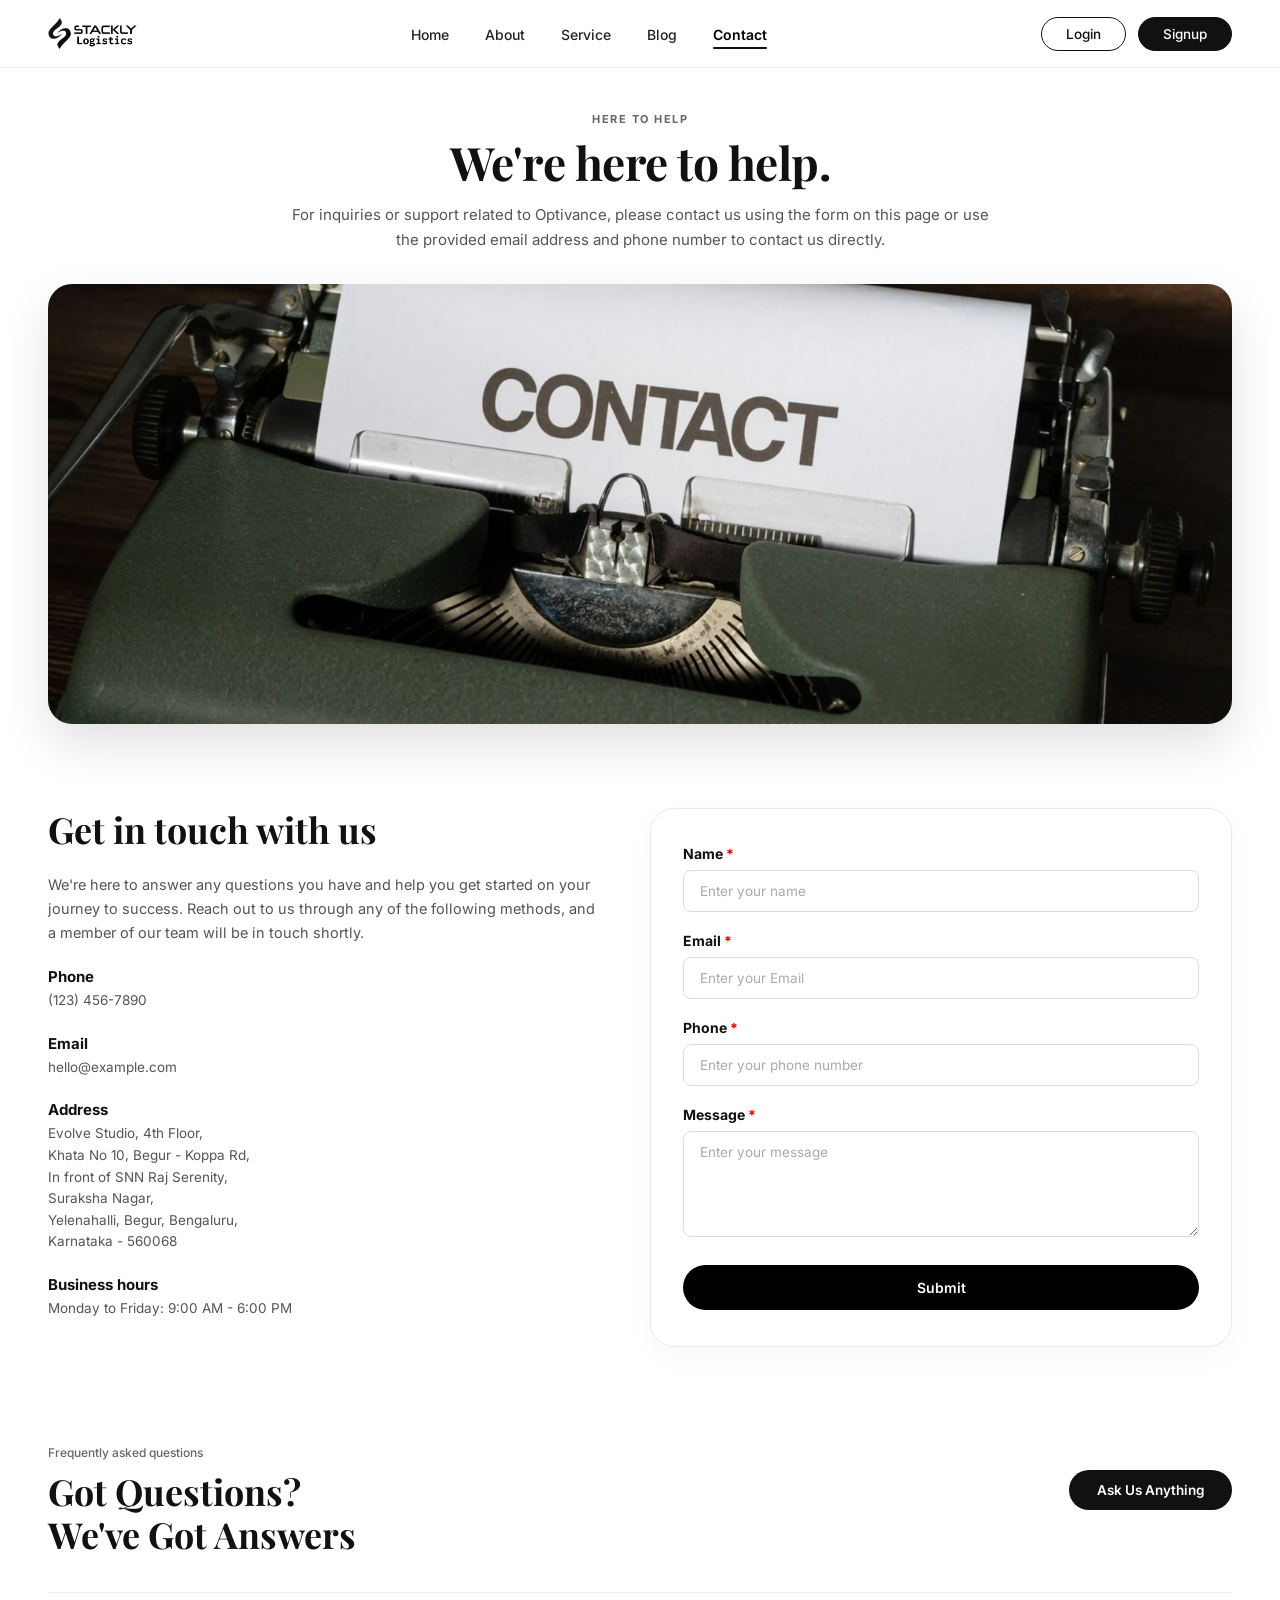
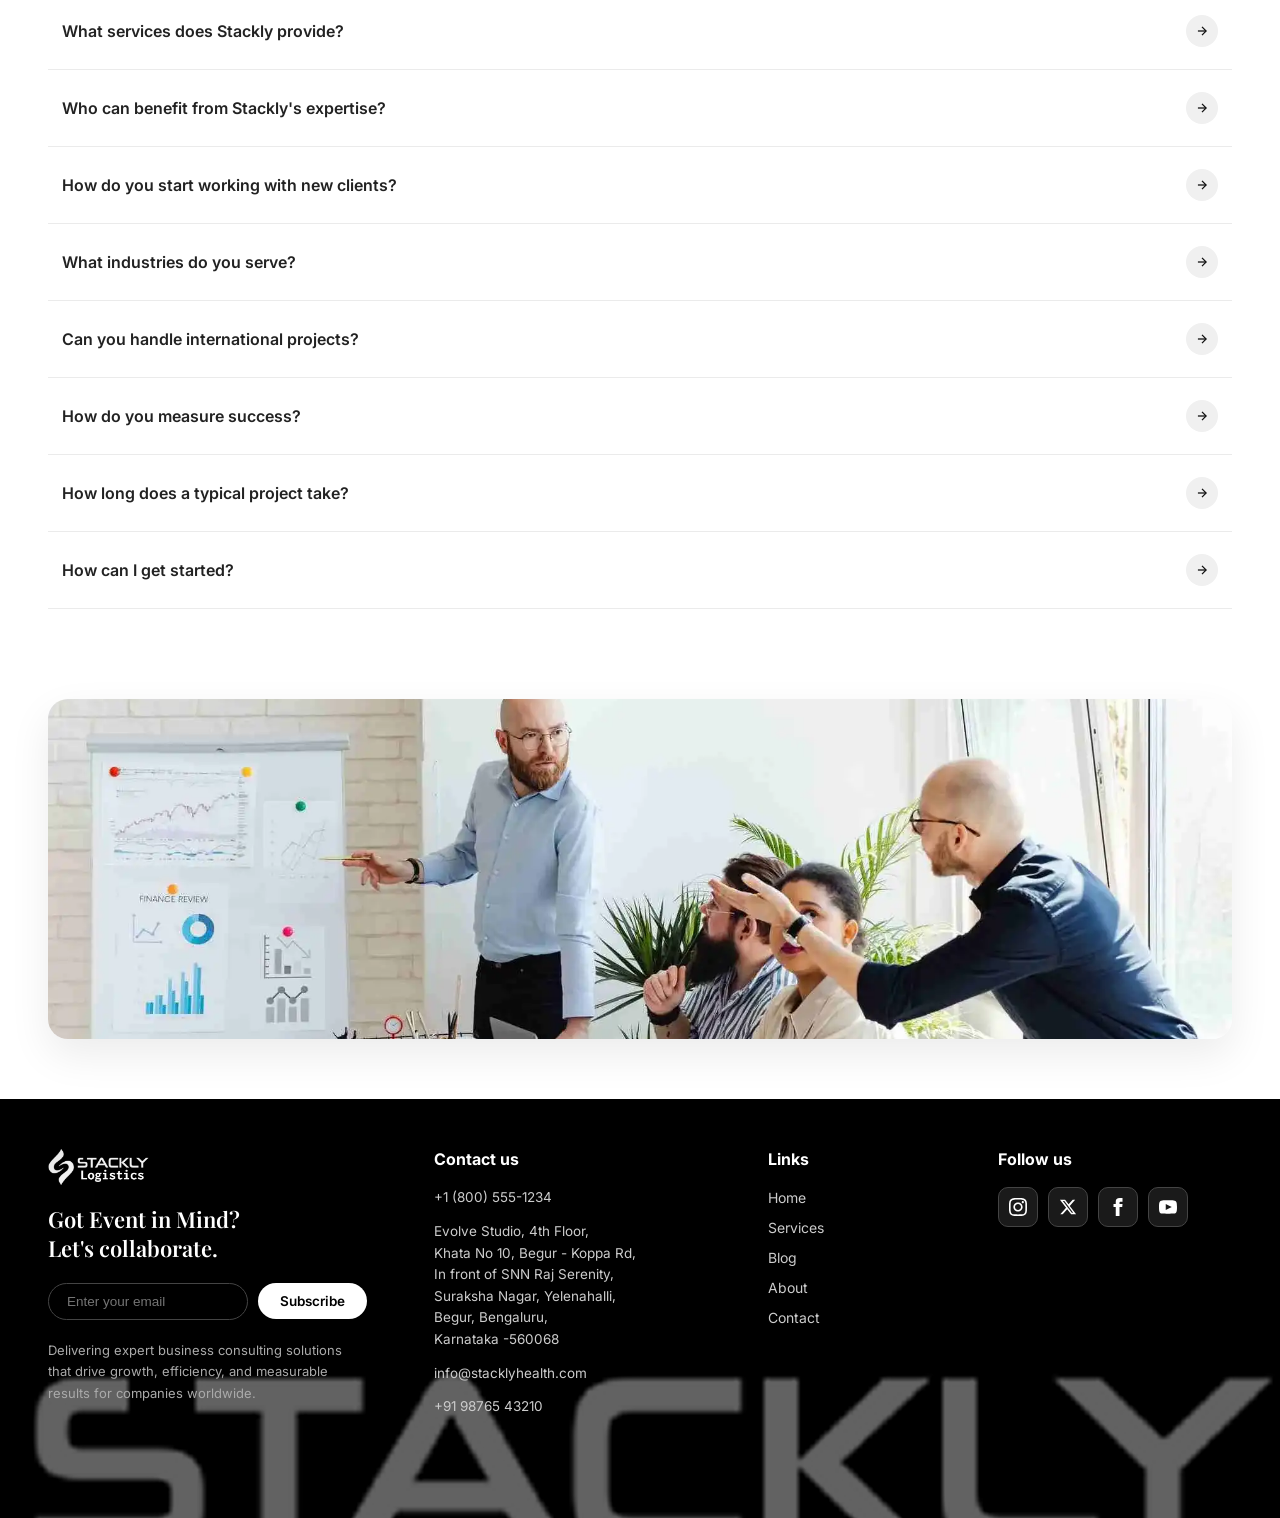
<file: contact.html>
<!DOCTYPE html>
<html lang="en">
<head>
  <meta charset="UTF-8" />
  <meta name="viewport" content="width=device-width, initial-scale=1.0" />
  <title>Contact Us | Stackly – We're Here to Help</title>
  <meta name="description" content="Reach out to Stackly for business consulting inquiries, support, or collaboration. We are here to answer your questions and help you get started." />

  <!-- Google Fonts: Inter & Playfair Display -->
  <link rel="preconnect" href="https://fonts.googleapis.com" />
  <link rel="preconnect" href="https://fonts.gstatic.com" crossorigin />
  <link href="https://fonts.googleapis.com/css2?family=Inter:wght@400;500;600;700&family=Playfair+Display:ital,wght@0,500;0,600;0,700;1,600&display=swap" rel="stylesheet" />

  <!-- Super Cool Preloader CSS -->
  <link rel="stylesheet" href="preloader.css" />

  <style>
    /* ============================================================
       RESET & BASE STYLES
    ============================================================ */
    *, *::before, *::after { box-sizing: border-box; margin: 0; padding: 0; }
    html { scroll-behavior: smooth; }
    body {
      font-family: 'Inter', sans-serif;
      background: #ffffff;
      color: #111111;
      overflow-x: hidden;
      -webkit-font-smoothing: antialiased;
    }
    img { display: block; max-width: 100%; }
    a { text-decoration: none; color: inherit; }
    button { font-family: inherit; cursor: pointer; }

    /* ============================================================
       NAVBAR (Sticky — identical across site)
    ============================================================ */
    .navbar {
      position: fixed;
      top: 0; left: 0; right: 0;
      width: 100%;
      z-index: 10000;
      display: flex;
      align-items: center;
      justify-content: space-between;
      padding: 0 48px;
      height: 68px;
      background: rgba(255, 255, 255, 0.95);
      backdrop-filter: blur(16px);
      -webkit-backdrop-filter: blur(16px);
      border-bottom: 1px solid rgba(0, 0, 0, 0.06);
      animation: navSlideDown 0.6s cubic-bezier(0.16, 1, 0.3, 1) forwards;
    }
    @keyframes navSlideDown {
      from { transform: translateY(-100%); opacity: 0; }
      to   { transform: none;                opacity: 1; }
    }

    .nav-logo { display: flex; align-items: center; gap: 10px; }
    .nav-logo img { height: 32px; width: auto; object-fit: contain; }

    .nav-links { display: flex; align-items: center; gap: 36px; list-style: none; }
    .nav-links a {
      font-size: 14px; font-weight: 500; color: #222;
      position: relative; padding: 4px 0; transition: color 0.25s ease;
    }
    .nav-links a::after {
      content: ''; position: absolute; bottom: -2px; left: 0;
      width: 0; height: 2px; background: #111; border-radius: 2px;
      transition: width 0.3s cubic-bezier(0.16, 1, 0.3, 1);
    }
    .nav-links a:hover, .nav-links a.active { color: #000; font-weight: 600; }
    .nav-links a:hover::after, .nav-links a.active::after { width: 100%; }

    .nav-actions { display: flex; align-items: center; gap: 12px; }
    .btn-login {
      padding: 8px 24px; font-size: 13.5px; font-weight: 500;
      border: 1.5px solid #111; border-radius: 50px;
      background: transparent; color: #111; transition: all 0.25s ease;
    }
    .btn-login:hover { background: #111; color: #fff; }
    .btn-signup {
      padding: 8px 24px; font-size: 13.5px; font-weight: 500;
      border: 1.5px solid #111; border-radius: 50px;
      background: #111; color: #fff; transition: all 0.25s ease;
    }
    .btn-signup:hover { background: #2a2a2a; border-color: #2a2a2a; }

    /* Hamburger & Mobile Menu */
    .hamburger {
      display: none; flex-direction: column; gap: 5px;
      padding: 6px; background: none; border: none; cursor: pointer;
    }
    .hamburger span {
      display: block; width: 24px; height: 2px;
      background: #111; border-radius: 2px; transition: all 0.3s ease;
    }
    .hamburger.open span:nth-child(1) { transform: translateY(7px) rotate(45deg); }
    .hamburger.open span:nth-child(2) { opacity: 0; transform: scaleX(0); }
    .hamburger.open span:nth-child(3) { transform: translateY(-7px) rotate(-45deg); }

    /* Mobile Menu */
    .mobile-menu {
      display: none;
      position: fixed;
      top: 68px; left: 0; right: 0;
      width: 100%;
      max-height: calc(100vh - 68px);
      overflow-y: auto;
      background: rgba(255, 255, 255, 0.98);
      backdrop-filter: blur(20px);
      -webkit-backdrop-filter: blur(20px);
      padding: 20px 24px 32px;
      flex-direction: column;
      gap: 0;
      z-index: 9999;
      border-bottom: 1px solid rgba(0, 0, 0, 0.08);
      box-shadow: 0 12px 30px rgba(0, 0, 0, 0.08);
      transform: translateY(-15px);
      opacity: 0;
      transition: transform 0.35s ease, opacity 0.35s ease;
      box-sizing: border-box;
    }
    .mobile-menu.active {
      display: flex;
      transform: translateY(0);
      opacity: 1;
    }
    .mobile-menu > a {
      font-size: 16px;
      font-weight: 500;
      color: #111111;
      padding: 14px 0;
      border-bottom: 1px solid #f0f0f0;
      display: block;
      width: 100%;
      text-decoration: none;
      box-sizing: border-box;
      transition: color 0.2s ease, padding-left 0.2s ease;
    }
    .mobile-menu > a:hover,
    .mobile-menu > a.active {
      color: #000000;
      font-weight: 600;
      padding-left: 4px;
    }
    .mobile-menu > a:last-of-type {
      border-bottom: none;
    }
    .mobile-menu .mob-btn-group {
      display: flex;
      gap: 12px;
      margin-top: 18px;
      width: 100%;
      box-sizing: border-box;
    }
    .mobile-menu .btn-login,
    .mobile-menu .btn-signup {
      flex: 1;
      text-align: center;
      display: inline-flex;
      align-items: center;
      justify-content: center;
      padding: 11px 18px;
      font-size: 14px;
      font-weight: 600;
      border-radius: 50px;
      box-sizing: border-box;
      text-decoration: none;
      border: 1.5px solid #111111 !important;
    }
    .mobile-menu .btn-login {
      background: transparent;
      color: #111111 !important;
    }
    .mobile-menu .btn-login:hover {
      background: #111111;
      color: #ffffff !important;
    }
    .mobile-menu .btn-signup {
      background: #111111 !important;
      color: #ffffff !important;
    }
    .mobile-menu .btn-signup:hover {
      background: #2a2a2a !important;
      border-color: #2a2a2a !important;
      color: #ffffff !important;
    }

    /* ============================================================
       SCROLL ANIMATIONS
    ============================================================ */
    .anim-fade-up {
      opacity: 0; transform: translateY(30px);
      transition: opacity 0.75s ease, transform 0.75s ease;
    }
    .anim-fade-up.is-visible { opacity: 1; transform: translateY(0); }
    .anim-delay-1 { transition-delay: 0.1s; }
    .anim-delay-2 { transition-delay: 0.2s; }
    .anim-delay-3 { transition-delay: 0.3s; }

    /* ============================================================
       SECTION 1: HERO
    ============================================================ */
    .contact-hero {
      margin-top: 68px;
      padding: 44px 48px 36px;
      max-width: 1280px;
      margin-left: auto;
      margin-right: auto;
    }
    .contact-hero-header {
      text-align: center;
      margin-bottom: 32px;
    }
    .contact-hero-tag {
      font-size: 11px;
      font-weight: 700;
      letter-spacing: 1.5px;
      text-transform: uppercase;
      color: #666;
      margin-bottom: 10px;
      display: block;
    }
    .contact-hero-header h1 {
      font-family: 'Playfair Display', Georgia, serif;
      font-size: clamp(30px, 3.6vw, 48px);
      font-weight: 700;
      color: #111;
      line-height: 1.15;
      letter-spacing: -0.5px;
      margin-bottom: 14px;
    }
    .contact-hero-header p {
      font-size: 15px;
      line-height: 1.65;
      color: #555;
      max-width: 720px;
      margin: 0 auto;
    }

    .contact-hero-img {
      border-radius: 24px;
      overflow: hidden;
      box-shadow: 0 20px 50px rgba(0,0,0,0.12);
    }
    .contact-hero-img img {
      width: 100%;
      max-height: 440px;
      object-fit: cover;
      transition: transform 0.6s ease;
    }
    .contact-hero-img:hover img { transform: scale(1.02); }

    /* ============================================================
       SECTION 2: GET IN TOUCH + CONTACT FORM
    ============================================================ */
    .get-in-touch-section {
      padding: 48px 48px;
      max-width: 1280px;
      margin: 0 auto;
    }
    .touch-grid {
      display: grid;
      grid-template-columns: 1fr 1.05fr;
      gap: 48px;
      align-items: start;
    }

    /* Left Info Column */
    .touch-left {
      display: flex;
      flex-direction: column;
      gap: 22px;
    }
    .touch-left h2 {
      font-family: 'Playfair Display', Georgia, serif;
      font-size: clamp(24px, 2.8vw, 36px);
      font-weight: 700;
      color: #111;
      line-height: 1.2;
    }
    .touch-left p.touch-intro {
      font-size: 14.5px;
      line-height: 1.65;
      color: #555;
    }

    .info-block {
      display: flex;
      flex-direction: column;
      gap: 4px;
    }
    .info-block h4 {
      font-size: 15px;
      font-weight: 700;
      color: #111;
    }
    .info-block p {
      font-size: 13.5px;
      line-height: 1.6;
      color: #555;
    }

    /* Right Form Card */
    .form-card-container {
      background: #ffffff;
      border: 1.5px solid #eaeaea;
      border-radius: 24px;
      padding: 36px 32px;
      box-shadow: 0 10px 30px rgba(0,0,0,0.03);
    }
    .contact-form {
      display: flex;
      flex-direction: column;
      gap: 20px;
    }
    .form-group {
      display: flex;
      flex-direction: column;
      gap: 8px;
    }
    .form-group label {
      font-size: 14px;
      font-weight: 700;
      color: #111;
    }
    .form-group input,
    .form-group textarea {
      width: 100%;
      padding: 12px 16px;
      border: 1.5px solid #dcdcdc;
      border-radius: 8px;
      font-family: inherit;
      font-size: 13.5px;
      color: #222;
      outline: none;
      transition: border-color 0.25s ease, box-shadow 0.25s ease;
    }
    .form-group input::placeholder,
    .form-group textarea::placeholder {
      color: #aaa;
    }
    .form-group input:focus,
    .form-group textarea:focus {
      border-color: #111;
      box-shadow: 0 0 0 3px rgba(0,0,0,0.05);
    }
    .btn-submit-contact {
      width: 100%;
      padding: 14px 28px;
      font-size: 14px;
      font-weight: 600;
      background: #000000;
      color: #ffffff;
      border: none;
      border-radius: 50px;
      cursor: pointer;
      transition: background 0.25s ease, transform 0.2s ease;
      margin-top: 8px;
    }
    .btn-submit-contact:hover {
      background: #222222;
      transform: translateY(-2px);
    }

    /* ============================================================
       SECTION 3: FREQUENTLY ASKED QUESTIONS (FAQ Accordion)
    ============================================================ */
    .faq-section {
      padding: 50px 48px;
      max-width: 1280px;
      margin: 0 auto;
    }
    .faq-tag {
      font-size: 12px;
      font-weight: 500;
      color: #666;
      margin-bottom: 10px;
      display: block;
    }
    .faq-header-row {
      display: flex;
      align-items: flex-start;
      justify-content: space-between;
      gap: 32px;
      margin-bottom: 36px;
    }
    .faq-header-left h2 {
      font-family: 'Playfair Display', Georgia, serif;
      font-size: clamp(24px, 2.8vw, 36px);
      font-weight: 700;
      color: #111;
      line-height: 1.2;
    }
    .btn-ask-anything {
      padding: 12px 28px;
      font-size: 13.5px;
      font-weight: 600;
      background: #111;
      color: #fff;
      border-radius: 50px;
      border: none;
      transition: background 0.25s ease;
      white-space: nowrap;
      text-decoration: none;
      display: inline-block;
    }
    .btn-ask-anything:hover { background: #333; }

    .faq-list {
      display: flex;
      flex-direction: column;
      border-top: 1px solid #ebebeb;
    }
    .faq-item {
      border-bottom: 1px solid #ebebeb;
      transition: background 0.25s ease, border-color 0.25s ease, box-shadow 0.25s ease;
      overflow: hidden;
    }
    .faq-item.active {
      background: #fafafa;
      border-radius: 14px;
      margin: 8px 0;
      border: 1px solid #e0e0e0;
      box-shadow: 0 4px 16px rgba(0, 0, 0, 0.03);
    }
    .faq-question {
      width: 100%;
      display: flex;
      align-items: center;
      justify-content: space-between;
      gap: 16px;
      padding: 22px 14px;
      background: none;
      border: none;
      color: #222222;
      font-family: inherit;
      font-size: 16px;
      font-weight: 600;
      text-align: left;
      cursor: pointer;
      transition: color 0.2s ease, padding 0.25s ease;
    }
    .faq-item:not(.active) .faq-question:hover {
      color: #000000;
      background: #fdfdfd;
      padding-left: 18px;
    }
    .faq-item.active .faq-question {
      color: #000000;
      font-weight: 700;
      padding: 22px 20px 14px;
    }
    .faq-icon-wrap {
      width: 32px;
      height: 32px;
      border-radius: 50%;
      background: #f0f0f0;
      display: flex;
      align-items: center;
      justify-content: center;
      flex-shrink: 0;
      transition: transform 0.35s cubic-bezier(0.16, 1, 0.3, 1), background 0.25s ease;
    }
    .faq-icon-wrap svg {
      width: 14px;
      height: 14px;
      stroke: #111111;
      stroke-width: 2.2;
      fill: none;
      transition: transform 0.35s ease, stroke 0.25s ease;
    }
    .faq-item.active .faq-icon-wrap {
      background: #111111;
      transform: rotate(90deg);
    }
    .faq-item.active .faq-icon-wrap svg {
      stroke: #ffffff;
    }
    .faq-answer {
      max-height: 0;
      opacity: 0;
      overflow: hidden;
      transition: max-height 0.4s cubic-bezier(0.16, 1, 0.3, 1), opacity 0.3s ease, padding 0.3s ease;
      padding: 0 14px;
    }
    .faq-item.active .faq-answer {
      max-height: 250px;
      opacity: 1;
      padding: 0 20px 22px;
    }
    .faq-answer p {
      font-size: 14.5px;
      line-height: 1.7;
      color: #555555;
      max-width: 960px;
    }

    /* ============================================================
       SECTION 4: MAP BANNER
    ============================================================ */
    .map-banner-section {
      padding: 40px 48px 60px;
      max-width: 1280px;
      margin: 0 auto;
    }
    .map-img-card {
      border-radius: 20px;
      overflow: hidden;
      box-shadow: 0 16px 40px rgba(0,0,0,0.08);
      height: 340px;
    }
    .map-img-card img {
      width: 100%;
      height: 100%;
      object-fit: cover;
    }

    /* ============================================================
       SITE FOOTER (Identical to all pages)
    ============================================================ */
    .site-footer {
      background: #000000;
      color: #ffffff;
      padding: 50px 48px 80px;
      position: relative;
      overflow: hidden;
    }
    .footer-grid {
      display: grid;
      grid-template-columns: 1.3fr 1.1fr 0.7fr 0.9fr;
      gap: 48px;
      max-width: 1280px;
      margin: 0 auto 20px;
      position: relative;
      z-index: 2;
    }

    .footer-col-brand { display: flex; flex-direction: column; gap: 20px; }
    .footer-logo img { height: 36px; width: auto; filter: invert(1); }
    .footer-col-brand h3 {
      font-family: 'Playfair Display', Georgia, serif;
      font-size: 22px; font-weight: 600; line-height: 1.3; color: #fff;
    }

    .newsletter-form { display: flex; align-items: center; gap: 10px; }
    .newsletter-input {
      padding: 10px 18px; border-radius: 50px; border: 1.5px solid #444;
      background: transparent; color: #fff; font-size: 13.5px; outline: none;
      width: 100%; max-width: 200px; transition: border-color 0.25s;
    }
    .newsletter-input:focus { border-color: #fff; }
    .newsletter-btn {
      padding: 10px 22px; border-radius: 50px; border: none;
      background: #fff; color: #000; font-size: 13.5px; font-weight: 600;
      cursor: pointer; transition: background 0.25s;
    }
    .newsletter-btn:hover { background: #ddd; }

    .footer-brand-desc { font-size: 13px; line-height: 1.65; color: #aaa; max-width: 320px; }

    .footer-col-contact h4, .footer-col-links h4, .footer-col-social h4 {
      font-size: 16px; font-weight: 700; color: #fff; margin-bottom: 18px;
    }
    .footer-contact-info {
      display: flex; flex-direction: column; gap: 12px;
      font-size: 13.5px; line-height: 1.6; color: #ccc;
    }
    .footer-nav-list { list-style: none; display: flex; flex-direction: column; gap: 10px; }
    .footer-nav-list a { font-size: 14px; color: #ccc; transition: color 0.2s; }
    .footer-nav-list a:hover { color: #fff; }

    .social-icons { display: flex; align-items: center; gap: 10px; flex-wrap: wrap; }
    .social-icon-link {
      width: 40px; height: 40px; border-radius: 10px;
      border: 1.5px solid #444; background: #1a1a1a;
      display: flex; align-items: center; justify-content: center;
      color: #fff; transition: all 0.25s ease;
    }
    .social-icon-link:hover { background: #333; border-color: #666; transform: translateY(-2px); }
    .social-icon-link svg { width: 18px; height: 18px; fill: currentColor; }

    .footer-watermark {
      position: absolute; bottom: 0; left: 0; right: 0;
      z-index: 1; user-select: none; pointer-events: none;
      transform: translateY(30%);
    }
    .footer-watermark img {
      width: 100%; max-width: 100%; display: block;
      filter: brightness(2.5) contrast(0.5);
      mix-blend-mode: screen; opacity: 0.85;
    }

    /* Form Success State */
    .form-success {
      flex-direction: column;
      align-items: center;
      justify-content: center;
      text-align: center;
      gap: 16px;
      padding: 48px 32px;
      animation: fadeInUp 0.4s ease forwards;
    }
    .form-success-icon svg {
      width: 64px;
      height: 64px;
    }
    .form-success h3 {
      font-family: 'Playfair Display', Georgia, serif;
      font-size: 26px;
      font-weight: 700;
      color: #111;
    }
    .form-success p {
      font-size: 14.5px;
      color: #555;
      line-height: 1.65;
      max-width: 320px;
    }
    @keyframes fadeInUp {
      from { opacity: 0; transform: translateY(16px); }
      to   { opacity: 1; transform: translateY(0); }
    }
    /* ============================================================
       RESPONSIVE BREAKPOINTS
    ============================================================ */
    @media (max-width: 960px) {
      .navbar { padding: 0 24px; }
      .nav-links, .nav-actions { display: none; }
      .hamburger { display: flex; }

      .contact-hero { padding: 36px 24px 28px; }
      .get-in-touch-section { padding: 32px 24px; }
      .touch-grid { grid-template-columns: 1fr; gap: 36px; }

      .faq-section { padding: 36px 24px; }
      .faq-header-row { flex-direction: column; gap: 16px; }

      .map-banner-section { padding: 32px 24px 44px; }
      .map-img-card { height: 240px; }

      .footer-grid { grid-template-columns: 1fr 1fr; gap: 36px; }
    }

    @media (max-width: 600px) {
      .contact-hero { padding: 28px 16px 20px; }
      .get-in-touch-section { padding: 24px 16px; }
      .form-card-container { padding: 24px 18px; }
      .faq-section { padding: 28px 16px; }
      .faq-question { font-size: 14.5px; padding: 18px 10px; }
      .faq-item.active .faq-question { padding: 18px 14px 10px; }
      .faq-item.active .faq-answer { padding: 0 14px 18px; }
      .faq-answer p { font-size: 13.5px; line-height: 1.6; }
      .faq-icon-wrap { width: 28px; height: 28px; }
      .btn-ask-anything { width: 100%; text-align: center; }
      .map-banner-section { padding: 24px 16px 36px; }
      .map-img-card { height: 180px; }
      .footer-grid { grid-template-columns: 1fr; gap: 32px; }
    }
  </style>
</head>
<body>
  <!-- ============================================================
       SITE PRELOADER
  ============================================================ -->
  <div id="site-preloader" class="site-preloader" aria-hidden="true">
    <div class="preloader-ambient-glow"></div>
    <div class="preloader-content-box">
      <div class="preloader-brand-wrapper">
        <div class="preloader-pulse-shadow"></div>
        <div class="preloader-spin-ring-outer"></div>
        <div class="preloader-spin-ring-inner"></div>
        <div class="preloader-logo-core">
          <img src="images/Frame 808.webp" alt="Stackly Logo" class="preloader-logo-img" />
        </div>
      </div>
      <div class="preloader-meta-wrap">
        <span class="preloader-brand-title">Stackly</span>
        <span class="preloader-brand-tagline">Strategic Growth &amp; Advisory</span>
      </div>
      <div class="preloader-progress-wrap">
        <div class="preloader-progress-track">
          <div class="preloader-progress-fill" id="preloader-progress-fill"></div>
        </div>
        <div class="preloader-percent-num" id="preloader-percent">0%</div>
      </div>
    </div>
  </div>

  <!-- NAVBAR -->
  <header class="navbar" role="banner">
    <a href="index.html" class="nav-logo" aria-label="Stackly Home">
      <img src="images/Frame 808.webp" alt="Stackly Logo" />
    </a>

    <nav aria-label="Desktop Navigation">
      <ul class="nav-links">
        <li><a href="index.html" id="link-home">Home</a></li>
        <li><a href="about.html" id="link-about">About</a></li>
        <li><a href="service.html" id="link-service">Service</a></li>
        <li><a href="blog.html" id="link-blog">Blog</a></li>
        <li><a href="contact.html" class="active" id="link-contact">Contact</a></li>
      </ul>
    </nav>

    <div class="nav-actions">
      <a href="login.html" class="btn-login" id="btn-login-header">Login</a>
      <a href="signup.html" class="btn-signup" id="btn-signup-header">Signup</a>
    </div>

    <button class="hamburger" id="hamburger-toggle" aria-label="Toggle navigation menu" aria-expanded="false">
      <span></span><span></span><span></span>
    </button>
  </header>

  <!-- Mobile Navigation Dropdown -->
  <div class="mobile-menu" id="mobile-dropdown" role="navigation" aria-label="Mobile Navigation">
    <a href="index.html" id="mob-link-home">Home</a>
    <a href="about.html" id="mob-link-about">About</a>
    <a href="service.html" id="mob-link-service">Service</a>
    <a href="blog.html" id="mob-link-blog">Blog</a>
    <a href="contact.html" id="mob-link-contact">Contact</a>
    <div class="mob-btn-group">
      <a href="login.html" class="btn-login" id="mob-btn-login">Login</a>
      <a href="signup.html" class="btn-signup" id="mob-btn-signup">Signup</a>
    </div>
  </div>

  <!-- SECTION 1: HERO -->
  <section class="contact-hero anim-fade-up">
    <div class="contact-hero-header">
      <span class="contact-hero-tag">HERE TO HELP</span>
      <h1>We're here to help.</h1>
      <p>For inquiries or support related to Optivance, please contact us using the form on this page or use the provided email address and phone number to contact us directly.</p>
    </div>

    <div class="contact-hero-img">
      <img src="images/Contact.webp" alt="Typewriter with CONTACT paper" />
    </div>
  </section>

  <!-- SECTION 2: GET IN TOUCH + CONTACT FORM -->
  <section class="get-in-touch-section">
    <div class="touch-grid">

      <!-- Left Column: Address & Contact Info -->
      <div class="touch-left anim-fade-up anim-delay-1">
        <h2>Get in touch with us</h2>
        <p class="touch-intro">We're here to answer any questions you have and help you get started on your journey to success. Reach out to us through any of the following methods, and a member of our team will be in touch shortly.</p>

        <div class="info-block">
          <h4>Phone</h4>
          <p>(123) 456-7890</p>
        </div>

        <div class="info-block">
          <h4>Email</h4>
          <p>hello@example.com</p>
        </div>

        <div class="info-block">
          <h4>Address</h4>
          <p>Evolve Studio, 4th Floor,<br>Khata No 10, Begur - Koppa Rd,<br>In front of SNN Raj Serenity,<br>Suraksha Nagar,<br>Yelenahalli, Begur, Bengaluru,<br>Karnataka - 560068</p>
        </div>

        <div class="info-block">
          <h4>Business hours</h4>
          <p>Monday to Friday: 9:00 AM - 6:00 PM</p>
        </div>
      </div>

      <!-- Right Column: Form Container -->
      <div class="form-card-container anim-fade-up anim-delay-2">

        <form class="contact-form" id="contact-form" onsubmit="
          event.preventDefault();
          var name = document.getElementById('contact-name').value.trim();
          var email = document.getElementById('contact-email').value.trim();
          var phone = document.getElementById('contact-phone').value.trim();
          var message = document.getElementById('contact-message').value.trim();
          if (!name || !email || !phone || !message) { return; }
          window.location.href = '404.html';
        ">
          
          <div class="form-group">
            <label for="contact-name">Name <span style="color:#e00;">*</span></label>
            <input type="text" id="contact-name" placeholder="Enter your name" required />
          </div>

          <div class="form-group">
            <label for="contact-email">Email <span style="color:#e00;">*</span></label>
            <input type="email" id="contact-email" placeholder="Enter your Email" required />
          </div>

          <div class="form-group">
            <label for="contact-phone">Phone <span style="color:#e00;">*</span></label>
            <input type="tel" id="contact-phone" placeholder="Enter your phone number" required />
          </div>

          <div class="form-group">
            <label for="contact-message">Message <span style="color:#e00;">*</span></label>
            <textarea id="contact-message" rows="5" placeholder="Enter your message" required></textarea>
          </div>

          <button type="submit" class="btn-submit-contact">Submit</button>
        </form>
      </div>

    </div>
  </section>

  <!-- SECTION 3: FREQUENTLY ASKED QUESTIONS -->
  <section class="faq-section" id="faq">
    <span class="faq-tag anim-fade-up">Frequently asked questions</span>
    
    <div class="faq-header-row anim-fade-up">
      <div class="faq-header-left">
        <h2>Got Questions?<br>We've Got Answers</h2>
      </div>
      <a href="#contact-form" class="btn-ask-anything">Ask Us Anything</a>
    </div>

    <div class="faq-list anim-fade-up" id="faq-accordion">
      <div class="faq-item">
        <button class="faq-question" type="button" aria-expanded="false">
          <span>What services does Stackly provide?</span>
          <span class="faq-icon-wrap" aria-hidden="true">
            <svg viewBox="0 0 24 24"><line x1="5" y1="12" x2="19" y2="12"/><polyline points="12 5 19 12 12 19"/></svg>
          </span>
        </button>
        <div class="faq-answer">
          <p>We provide comprehensive strategic advisory, growth planning, performance marketing, operations streamlining, data analytics, and organizational scaling solutions tailored to your specific business objectives.</p>
        </div>
      </div>

      <div class="faq-item">
        <button class="faq-question" type="button" aria-expanded="false">
          <span>Who can benefit from Stackly's expertise?</span>
          <span class="faq-icon-wrap" aria-hidden="true">
            <svg viewBox="0 0 24 24"><line x1="5" y1="12" x2="19" y2="12"/><polyline points="12 5 19 12 12 19"/></svg>
          </span>
        </button>
        <div class="faq-answer">
          <p>Our solutions cater to high-growth startups seeking scalable frameworks, mid-market companies optimizing operations, and established corporate enterprises modernizing strategy and expanding market share.</p>
        </div>
      </div>

      <div class="faq-item">
        <button class="faq-question" type="button" aria-expanded="false">
          <span>How do you start working with new clients?</span>
          <span class="faq-icon-wrap" aria-hidden="true">
            <svg viewBox="0 0 24 24"><line x1="5" y1="12" x2="19" y2="12"/><polyline points="12 5 19 12 12 19"/></svg>
          </span>
        </button>
        <div class="faq-answer">
          <p>We kick off with an in-depth discovery audit to assess your current performance, identify growth barriers, and align on key deliverables, followed by an actionable execution roadmap with clear milestones.</p>
        </div>
      </div>

      <div class="faq-item">
        <button class="faq-question" type="button" aria-expanded="false">
          <span>What industries do you serve?</span>
          <span class="faq-icon-wrap" aria-hidden="true">
            <svg viewBox="0 0 24 24"><line x1="5" y1="12" x2="19" y2="12"/><polyline points="12 5 19 12 12 19"/></svg>
          </span>
        </button>
        <div class="faq-answer">
          <p>We specialize across technology & SaaS, supply chain & logistics, healthcare, finance & fintech, e-commerce, and modern consumer goods brands.</p>
        </div>
      </div>

      <div class="faq-item">
        <button class="faq-question" type="button" aria-expanded="false">
          <span>Can you handle international projects?</span>
          <span class="faq-icon-wrap" aria-hidden="true">
            <svg viewBox="0 0 24 24"><line x1="5" y1="12" x2="19" y2="12"/><polyline points="12 5 19 12 12 19"/></svg>
          </span>
        </button>
        <div class="faq-answer">
          <p>Yes. We have managed cross-border strategies and international expansion initiatives for clients operating across North America, Europe, Asia-Pacific, and the Middle East.</p>
        </div>
      </div>

      <div class="faq-item">
        <button class="faq-question" type="button" aria-expanded="false">
          <span>How do you measure success?</span>
          <span class="faq-icon-wrap" aria-hidden="true">
            <svg viewBox="0 0 24 24"><line x1="5" y1="12" x2="19" y2="12"/><polyline points="12 5 19 12 12 19"/></svg>
          </span>
        </button>
        <div class="faq-answer">
          <p>Every partnership is grounded in quantifiable KPIs, such as revenue uplift, cost reduction, customer retention rate, conversion efficiency, and operational speed gains.</p>
        </div>
      </div>

      <div class="faq-item">
        <button class="faq-question" type="button" aria-expanded="false">
          <span>How long does a typical project take?</span>
          <span class="faq-icon-wrap" aria-hidden="true">
            <svg viewBox="0 0 24 24"><line x1="5" y1="12" x2="19" y2="12"/><polyline points="12 5 19 12 12 19"/></svg>
          </span>
        </button>
        <div class="faq-answer">
          <p>Targeted strategy audits typically conclude in 4 to 8 weeks, while full execution, organizational transformation, and scale advisory engagements typically span 3 to 12 months.</p>
        </div>
      </div>

      <div class="faq-item">
        <button class="faq-question" type="button" aria-expanded="false">
          <span>How can I get started?</span>
          <span class="faq-icon-wrap" aria-hidden="true">
            <svg viewBox="0 0 24 24"><line x1="5" y1="12" x2="19" y2="12"/><polyline points="12 5 19 12 12 19"/></svg>
          </span>
        </button>
        <div class="faq-answer">
          <p>Simply submit your details using the contact form on this page or email us directly at hello@example.com. Our senior consulting team will reach out within 24 hours to schedule your strategy session.</p>
        </div>
      </div>
    </div>
  </section>

  <!-- SECTION 4: MAP BANNER -->
  <section class="map-banner-section anim-fade-up">
    <div class="map-img-card">
      <img src="images/Frame 1892.webp" alt="Map location of Evolve Studio Begur Bengaluru" />
    </div>
  </section>

  <!-- SITE FOOTER -->
  <footer class="site-footer" id="footer">
    <div class="footer-grid">

      <div class="footer-col-brand">
        <div class="footer-logo">
          <img src="images/Frame 808.webp" alt="Stackly Logo" />
        </div>
        <h3>Got Event in Mind?<br>Let's collaborate.</h3>
        <form class="newsletter-form" onsubmit="event.preventDefault(); const emailInput = this.querySelector('input[type=email]'); if (emailInput && emailInput.value.trim() && emailInput.checkValidity()) { window.location.href = '404.html'; } else if (emailInput) { emailInput.reportValidity(); }">
          <input type="email" placeholder="Enter your email" class="newsletter-input" required />
          <button type="submit" class="newsletter-btn">Subscribe</button>
        </form>
        <p class="footer-brand-desc">Delivering expert business consulting solutions that drive growth, efficiency, and measurable results for companies worldwide.</p>
      </div>

      <div class="footer-col-contact">
        <h4>Contact us</h4>
        <div class="footer-contact-info">
          <p>+1 (800) 555-1234</p>
          <p>Evolve Studio, 4th Floor,<br>Khata No 10, Begur - Koppa Rd,<br>In front of SNN Raj Serenity,<br>Suraksha Nagar, Yelenahalli,<br>Begur, Bengaluru,<br>Karnataka -560068</p>
          <p>info@stacklyhealth.com</p>
          <p>+91 98765 43210</p>
        </div>
      </div>

      <div class="footer-col-links">
        <h4>Links</h4>
        <ul class="footer-nav-list">
          <li><a href="index.html">Home</a></li>
          <li><a href="service.html">Services</a></li>
          <li><a href="blog.html">Blog</a></li>
          <li><a href="about.html">About</a></li>
          <li><a href="contact.html">Contact</a></li>
        </ul>
      </div>

      <div class="footer-col-social">
        <h4>Follow us</h4>
        <div class="social-icons">
          <a href="404.html" class="social-icon-link" aria-label="Instagram">
            <svg viewBox="0 0 24 24"><path d="M12 2.163c3.204 0 3.584.012 4.85.07 3.252.148 4.771 1.691 4.919 4.919.058 1.265.069 1.645.069 4.849 0 3.205-.012 3.584-.069 4.849-.149 3.225-1.664 4.771-4.919 4.919-1.266.058-1.644.07-4.85.07-3.204 0-3.584-.012-4.849-.07-3.26-.149-4.771-1.699-4.919-4.92-.058-1.265-.07-1.644-.07-4.849 0-3.204.013-3.583.07-4.849.149-3.227 1.664-4.771 4.919-4.919 1.266-.057 1.645-.069 4.849-.069zm0-2.163c-3.259 0-3.667.014-4.947.072-4.358.2-6.78 2.618-6.98 6.98-.059 1.281-.073 1.689-.073 4.948 0 3.259.014 3.668.072 4.948.2 4.358 2.618 6.78 6.98 6.98 1.281.058 1.689.072 4.948.072 3.259 0 3.668-.014 4.948-.072 4.354-.2 6.782-2.618 6.979-6.98.059-1.28.073-1.689.073-4.948 0-3.259-.014-3.667-.072-4.947-.196-4.354-2.617-6.78-6.979-6.98-1.281-.059-1.69-.073-4.949-.073zm0 5.838c-3.403 0-6.162 2.759-6.162 6.162s2.759 6.163 6.162 6.163 6.162-2.759 6.162-6.163c0-3.403-2.759-6.162-6.162-6.162zm0 10.162c-2.209 0-4-1.79-4-4 0-2.209 1.791-4 4-4s4 1.791 4 4c0 2.21-1.791 4-4 4zm6.406-11.845c-.796 0-1.441.645-1.441 1.44s.645 1.44 1.441 1.44c.795 0 1.439-.645 1.439-1.44s-.644-1.44-1.439-1.44z"/></svg>
          </a>
          <a href="404.html" class="social-icon-link" aria-label="X Twitter">
            <svg viewBox="0 0 24 24"><path d="M18.244 2.25h3.308l-7.227 8.26 8.502 11.24H16.17l-5.214-6.817L4.99 21.75H1.68l7.73-8.835L1.254 2.25H8.08l4.713 6.231zm-1.161 17.52h1.833L7.084 4.126H5.117z"/></svg>
          </a>
          <a href="404.html" class="social-icon-link" aria-label="Facebook">
            <svg viewBox="0 0 24 24"><path d="M9 8H6v4h3v12h5V12h3.642L18 8h-4V6.333C14 5.374 14.5 5 15.5 5H18V0h-3.808C10.592 0 9 1.583 9 4.615V8z"/></svg>
          </a>
          <a href="404.html" class="social-icon-link" aria-label="YouTube">
            <svg viewBox="0 0 24 24"><path d="M19.615 3.184c-3.604-.246-11.631-.245-15.23 0-3.897.266-4.356 2.62-4.385 8.816.029 6.185.484 8.549 4.385 8.816 3.6.245 11.626.246 15.23 0 3.897-.266 4.356-2.62 4.385-8.816-.029-6.185-.484-8.549-4.385-8.816zm-10.615 12.816v-8l8 3.993-8 4.007z"/></svg>
          </a>
        </div>
      </div>

    </div>

    <!-- STACKLY Watermark -->
    <div class="footer-watermark">
      <img src="images/fa2d55a2-c87a-4ebe-a1ba-81d49dcd09f5 2.webp" alt="STACKLY Watermark" />
    </div>
  </footer>

  <!-- JAVASCRIPT -->
  <script>
    const hamburgerBtn = document.getElementById('hamburger-toggle');
    const mobileDropdown = document.getElementById('mobile-dropdown');

    function closeMobileMenu() {
      if (hamburgerBtn && hamburgerBtn.classList.contains('open')) {
        hamburgerBtn.classList.remove('open');
        hamburgerBtn.setAttribute('aria-expanded', 'false');
        if (mobileDropdown) {
          mobileDropdown.classList.remove('active');
          setTimeout(() => {
            mobileDropdown.style.display = 'none';
          }, 350);
        }
      }
    }

    if (hamburgerBtn && mobileDropdown) {
      hamburgerBtn.addEventListener('click', () => {
        const isOpen = hamburgerBtn.classList.toggle('open');
        hamburgerBtn.setAttribute('aria-expanded', isOpen);
        if (isOpen) {
          mobileDropdown.style.display = 'flex';
          requestAnimationFrame(() => mobileDropdown.classList.add('active'));
        } else {
          mobileDropdown.classList.remove('active');
          setTimeout(() => { mobileDropdown.style.display = 'none'; }, 350);
        }
      });

      mobileDropdown.querySelectorAll('a').forEach((link) => {
        link.addEventListener('click', closeMobileMenu);
      });
    }

    const isMobile = window.innerWidth <= 768;
    const observerOptions = {
      threshold: isMobile ? 0 : 0.08,
      rootMargin: isMobile ? '0px' : '0px 0px -20px 0px'
    };

    const scrollObserver = new IntersectionObserver((entries) => {
      entries.forEach((entry) => {
        if (entry.isIntersecting) {
          setTimeout(() => {
            entry.target.classList.add('is-visible');
          }, 60);
          scrollObserver.unobserve(entry.target);
        }
      });
    }, observerOptions);

    document.querySelectorAll('.anim-fade-up').forEach((el) => {
      scrollObserver.observe(el);
    });

    if (isMobile) {
      document.querySelectorAll('.anim-fade-up').forEach((el) => {
        const rect = el.getBoundingClientRect();
        if (rect.top < window.innerHeight) {
          el.classList.add('is-visible');
        }
      });
    }

    // FAQ Accordion Dropdown Functionality
    document.querySelectorAll('.faq-question').forEach((btn) => {
      btn.addEventListener('click', () => {
        const item = btn.closest('.faq-item');
        const isActive = item.classList.contains('active');

        // Close other open FAQ items
        document.querySelectorAll('.faq-item').forEach((otherItem) => {
          if (otherItem !== item) {
            otherItem.classList.remove('active');
            const otherBtn = otherItem.querySelector('.faq-question');
            if (otherBtn) otherBtn.setAttribute('aria-expanded', 'false');
          }
        });

        // Toggle current item
        if (isActive) {
          item.classList.remove('active');
          btn.setAttribute('aria-expanded', 'false');
        } else {
          item.classList.add('active');
          btn.setAttribute('aria-expanded', 'true');
        }
      });
    });
  </script>

  <!-- Super Cool Preloader Script -->
  <script src="preloader.js"></script>
</body>
</html>
</file>
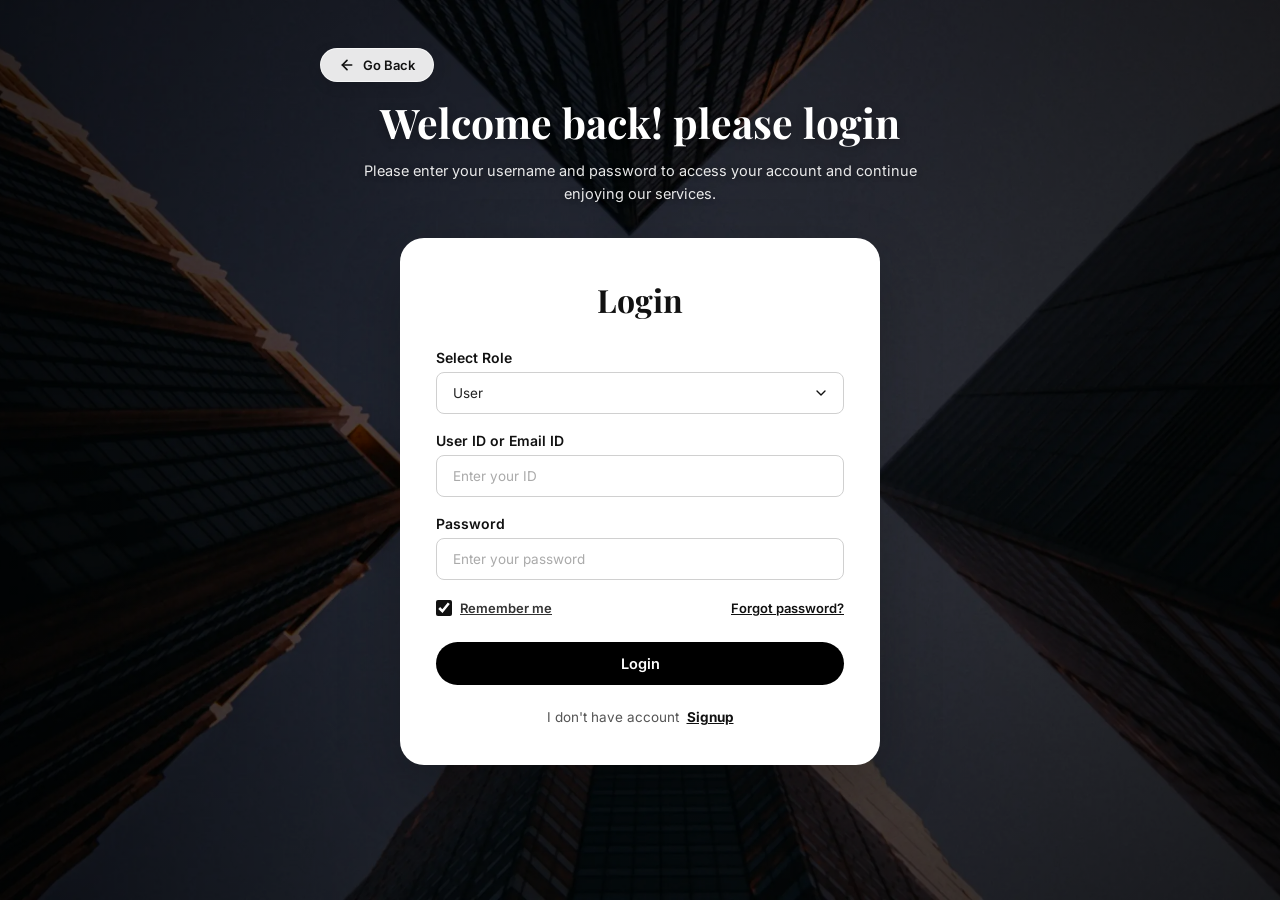
<file: login.html>
<!DOCTYPE html>
<html lang="en">
<head>
  <meta charset="UTF-8" />
  <meta name="viewport" content="width=device-width, initial-scale=1.0" />
  <title>Login | Stackly – Welcome Back</title>
  <meta name="description" content="Log in to your Stackly account to access business strategy tools, analytics, and consulting services." />

  <!-- Google Fonts: Inter & Playfair Display -->
  <link rel="preconnect" href="https://fonts.googleapis.com" />
  <link rel="preconnect" href="https://fonts.gstatic.com" crossorigin />
  <link href="https://fonts.googleapis.com/css2?family=Inter:wght@400;500;600;700&family=Playfair+Display:ital,wght@0,500;0,600;0,700;1,600&display=swap" rel="stylesheet" />

  <!-- Super Cool Preloader CSS -->
  <link rel="stylesheet" href="preloader.css" />

  <style>
    /* ============================================================
       RESET & BASE STYLES
    ============================================================ */
    *, *::before, *::after { box-sizing: border-box; margin: 0; padding: 0; }
    html { scroll-behavior: smooth; }
    body {
      font-family: 'Inter', sans-serif;
      background: #ffffff;
      color: #111111;
      overflow-x: hidden;
      -webkit-font-smoothing: antialiased;
    }
    img { display: block; max-width: 100%; }
    a { text-decoration: none; color: inherit; }
    button { font-family: inherit; cursor: pointer; }



    /* ============================================================
       SCROLL & HERO ANIMATIONS
    ============================================================ */
    .anim-fade-up {
      opacity: 0; transform: translateY(30px);
      transition: opacity 0.75s ease, transform 0.75s ease;
    }
    .anim-fade-up.is-visible { opacity: 1; transform: translateY(0); }

    /* ============================================================
       LOGIN SECTION WITH SKYSCRAPER BACKGROUND
    ============================================================ */
    .auth-section {
      margin-top: 0;
      padding: 0;
      min-height: 100vh;
      display: flex;
      flex-direction: column;
    }

    .auth-hero-container {
      position: relative;
      border-radius: 0;
      overflow: hidden;
      padding: 48px 24px 60px;
      display: flex;
      flex-direction: column;
      align-items: center;
      flex: 1;
      min-height: 100vh;
    }

    .auth-bg-img {
      position: absolute;
      top: 0; left: 0; right: 0; bottom: 0;
      width: 100%; height: 100%;
      object-fit: cover;
      z-index: 1;
      filter: brightness(0.75) contrast(1.05);
    }

    .auth-bg-overlay {
      position: absolute;
      top: 0; left: 0; right: 0; bottom: 0;
      background: radial-gradient(circle at center, rgba(0,0,0,0.2) 0%, rgba(0,0,0,0.65) 100%);
      z-index: 2;
    }

    .auth-content-wrapper {
      position: relative;
      z-index: 3;
      width: 100%;
      max-width: 640px;
      display: flex;
      flex-direction: column;
      align-items: center;
    }

    /* Go Back Button */
    .go-back-bar {
      width: 100%;
      display: flex;
      justify-content: flex-start;
      margin-bottom: 16px;
    }
    .btn-go-back {
      display: inline-flex;
      align-items: center;
      gap: 8px;
      padding: 8px 18px;
      background: rgba(255, 255, 255, 0.9);
      backdrop-filter: blur(10px);
      border: 1px solid rgba(255, 255, 255, 0.6);
      border-radius: 50px;
      font-size: 13px;
      font-weight: 600;
      color: #111;
      cursor: pointer;
      transition: all 0.25s ease;
      box-shadow: 0 4px 14px rgba(0,0,0,0.1);
      text-decoration: none;
    }
    .btn-go-back:hover {
      background: #ffffff;
      transform: translateX(-3px);
      box-shadow: 0 6px 18px rgba(0,0,0,0.15);
    }

    /* Hero Text Above Box */
    .auth-hero-text {
      text-align: center;
      color: #ffffff;
      margin-bottom: 32px;
      max-width: 580px;
    }
    .auth-hero-text h1 {
      font-family: 'Playfair Display', Georgia, serif;
      font-size: clamp(26px, 3.2vw, 42px);
      font-weight: 700;
      line-height: 1.2;
      margin-bottom: 12px;
      text-shadow: 0 2px 10px rgba(0,0,0,0.3);
    }
    .auth-hero-text p {
      font-size: 14.5px;
      line-height: 1.6;
      color: rgba(255, 255, 255, 0.9);
      text-shadow: 0 1px 6px rgba(0,0,0,0.3);
    }

    /* Floating White Card */
    .auth-card {
      background: #ffffff;
      border-radius: 24px;
      padding: 40px 36px;
      width: 100%;
      max-width: 480px;
      box-shadow: 0 24px 60px rgba(0,0,0,0.25);
      display: flex;
      flex-direction: column;
      align-items: center;
    }

    .auth-card h2 {
      font-family: 'Playfair Display', Georgia, serif;
      font-size: 32px;
      font-weight: 700;
      color: #111;
      margin-bottom: 28px;
      text-align: center;
    }

    .auth-form {
      width: 100%;
      display: flex;
      flex-direction: column;
      gap: 18px;
    }

    .form-group {
      display: flex;
      flex-direction: column;
      gap: 6px;
    }
    .form-group label {
      font-size: 14px;
      font-weight: 600;
      color: #111;
    }
    .form-group input,
    .form-group select {
      width: 100%;
      padding: 12px 16px;
      border: 1.5px solid #d0d0d0;
      border-radius: 8px;
      font-family: inherit;
      font-size: 13.5px;
      color: #222;
      background: #ffffff;
      outline: none;
      transition: border-color 0.25s ease, box-shadow 0.25s ease;
    }
    .form-group input::placeholder { color: #aaa; }
    .form-group input:focus,
    .form-group select:focus {
      border-color: #111;
      box-shadow: 0 0 0 3px rgba(0,0,0,0.06);
    }

    /* Role selection dropdown styling */
    .form-group select {
      cursor: pointer;
      appearance: none;
      background-image: url("data:image/svg+xml,%3Csvg xmlns='http://www.w3.org/2000/svg' width='16' height='16' viewBox='0 0 24 24' fill='none' stroke='%23111111' stroke-width='2' stroke-linecap='round' stroke-linejoin='round'%3E%3Cpolyline points='6 9 12 15 18 9'%3E%3C/polyline%3E%3C/svg%3E");
      background-repeat: no-repeat;
      background-position: right 14px center;
      padding-right: 40px;
    }

    .form-options-row {
      display: flex;
      align-items: center;
      justify-content: space-between;
      font-size: 13px;
      color: #333;
      margin-top: 2px;
    }
    .checkbox-wrap {
      display: flex;
      align-items: center;
      gap: 8px;
      cursor: pointer;
    }
    .checkbox-wrap input[type="checkbox"] {
      width: 16px;
      height: 16px;
      accent-color: #111;
      cursor: pointer;
    }
    .checkbox-wrap label {
      cursor: pointer;
      font-weight: 600;
      text-decoration: underline;
    }
    .forgot-link {
      color: #111;
      font-weight: 600;
      text-decoration: underline;
      transition: color 0.2s ease;
    }
    .forgot-link:hover { color: #555; }

    .btn-auth-submit {
      width: 100%;
      padding: 13px 28px;
      font-size: 14.5px;
      font-weight: 600;
      background: #000000;
      color: #ffffff;
      border: none;
      border-radius: 50px;
      cursor: pointer;
      margin-top: 8px;
      transition: background 0.25s ease, transform 0.2s ease;
    }
    .btn-auth-submit:hover {
      background: #222222;
      transform: translateY(-2px);
    }

    .auth-bottom-text {
      text-align: center;
      margin-top: 24px;
      font-size: 13.5px;
      color: #555;
    }
    .auth-bottom-text a {
      font-weight: 700;
      color: #111;
      text-decoration: underline;
      margin-left: 4px;
    }
    .auth-bottom-text a:hover { color: #444; }

    /* ============================================================
       SITE FOOTER (Identical to all pages)
    ============================================================ */
    .site-footer {
      background: #000000;
      color: #ffffff;
      padding: 50px 48px 80px;
      position: relative;
      overflow: hidden;
    }
    .footer-grid {
      display: grid;
      grid-template-columns: 1.3fr 1.1fr 0.7fr 0.9fr;
      gap: 48px;
      max-width: 1280px;
      margin: 0 auto 20px;
      position: relative;
      z-index: 2;
    }

    .footer-col-brand { display: flex; flex-direction: column; gap: 20px; }
    .footer-logo img { height: 36px; width: auto; filter: invert(1); }
    .footer-col-brand h3 {
      font-family: 'Playfair Display', Georgia, serif;
      font-size: 22px; font-weight: 600; line-height: 1.3; color: #fff;
    }

    .newsletter-form { display: flex; align-items: center; gap: 10px; }
    .newsletter-input {
      padding: 10px 18px; border-radius: 50px; border: 1.5px solid #444;
      background: transparent; color: #fff; font-size: 13.5px; outline: none;
      width: 100%; max-width: 200px; transition: border-color 0.25s;
    }
    .newsletter-input:focus { border-color: #fff; }
    .newsletter-btn {
      padding: 10px 22px; border-radius: 50px; border: none;
      background: #fff; color: #000; font-size: 13.5px; font-weight: 600;
      cursor: pointer; transition: background 0.25s;
    }
    .newsletter-btn:hover { background: #ddd; }

    .footer-brand-desc { font-size: 13px; line-height: 1.65; color: #aaa; max-width: 320px; }

    .footer-col-contact h4, .footer-col-links h4, .footer-col-social h4 {
      font-size: 16px; font-weight: 700; color: #fff; margin-bottom: 18px;
    }
    .footer-contact-info {
      display: flex; flex-direction: column; gap: 12px;
      font-size: 13.5px; line-height: 1.6; color: #ccc;
    }
    .footer-nav-list { list-style: none; display: flex; flex-direction: column; gap: 10px; }
    .footer-nav-list a { font-size: 14px; color: #ccc; transition: color 0.2s; }
    .footer-nav-list a:hover { color: #fff; }

    .social-icons { display: flex; align-items: center; gap: 10px; flex-wrap: wrap; }
    .social-icon-link {
      width: 40px; height: 40px; border-radius: 10px;
      border: 1.5px solid #444; background: #1a1a1a;
      display: flex; align-items: center; justify-content: center;
      color: #fff; transition: all 0.25s ease;
    }
    .social-icon-link:hover { background: #333; border-color: #666; transform: translateY(-2px); }
    .social-icon-link svg { width: 18px; height: 18px; fill: currentColor; }

    .footer-watermark {
      position: absolute; bottom: 0; left: 0; right: 0;
      z-index: 1; user-select: none; pointer-events: none;
      transform: translateY(30%);
    }
    .footer-watermark img {
      width: 100%; max-width: 100%; display: block;
      filter: brightness(2.5) contrast(0.5);
      mix-blend-mode: screen; opacity: 0.85;
    }

    /* ============================================================
       RESPONSIVE BREAKPOINTS
    ============================================================ */
    @media (max-width: 960px) {
      .navbar { padding: 0 24px; }
      .nav-links, .nav-actions { display: none; }
      .hamburger { display: flex; }

      .auth-section { padding: 24px 20px 48px; }
      .auth-hero-container { padding: 36px 18px 48px; min-height: auto; }
      .auth-card { padding: 32px 24px; }
      .footer-grid { grid-template-columns: 1fr 1fr; gap: 36px; }
    }

    @media (max-width: 600px) {
      .auth-section { padding: 16px 12px 36px; }
      .auth-hero-container { padding: 28px 12px 36px; border-radius: 16px; }
      .auth-card { padding: 24px 18px; border-radius: 16px; }
      .form-options-row { flex-direction: column; align-items: flex-start; gap: 10px; }
      .footer-grid { grid-template-columns: 1fr; gap: 32px; }
    }
  </style>
</head>
<body>
  <!-- ============================================================
       SITE PRELOADER
  ============================================================ -->
  <div id="site-preloader" class="site-preloader" aria-hidden="true">
    <div class="preloader-ambient-glow"></div>
    <div class="preloader-content-box">
      <div class="preloader-brand-wrapper">
        <div class="preloader-pulse-shadow"></div>
        <div class="preloader-spin-ring-outer"></div>
        <div class="preloader-spin-ring-inner"></div>
        <div class="preloader-logo-core">
          <img src="images/Frame 808.webp" alt="Stackly Logo" class="preloader-logo-img" />
        </div>
      </div>
      <div class="preloader-meta-wrap">
        <span class="preloader-brand-title">Stackly</span>
        <span class="preloader-brand-tagline">Strategic Growth &amp; Advisory</span>
      </div>
      <div class="preloader-progress-wrap">
        <div class="preloader-progress-track">
          <div class="preloader-progress-fill" id="preloader-progress-fill"></div>
        </div>
        <div class="preloader-percent-num" id="preloader-percent">0%</div>
      </div>
    </div>
  </div>

  <!-- MAIN LOGIN HERO SECTION -->
  <section class="auth-section">
    <div class="auth-hero-container anim-fade-up">
      <img src="images/Login.webp" alt="Skyscraper Architecture Background" class="auth-bg-img" />
      <div class="auth-bg-overlay"></div>

      <div class="auth-content-wrapper">

        <!-- Go Back Button -->
        <div class="go-back-bar">
          <button type="button" class="btn-go-back" onclick="window.history.length > 1 ? window.history.back() : window.location.href='index.html';">
            <svg width="16" height="16" viewBox="0 0 24 24" fill="none" stroke="currentColor" stroke-width="2.5" stroke-linecap="round" stroke-linejoin="round"><line x1="19" y1="12" x2="5" y2="12"/><polyline points="12 19 5 12 12 5"/></svg>
            Go Back
          </button>
        </div>

        <!-- Top Header Text over Skyscraper Image -->
        <div class="auth-hero-text">
          <h1>Welcome back! please login</h1>
          <p>Please enter your username and password to access your account and continue enjoying our services.</p>
        </div>

        <!-- Floating White Card Container -->
        <div class="auth-card">
          <h2>Login</h2>

          <form class="auth-form" id="login-form">
            
            <!-- Admin / User Dropdown Option -->
            <div class="form-group">
              <label for="login-role">Select Role</label>
              <select id="login-role" required>
                <option value="user" selected>User</option>
                <option value="admin">Admin</option>
              </select>
            </div>

            <!-- Name / Username -->
            <div class="form-group">
              <label for="login-name">User ID or Email ID</label>
              <input type="text" id="login-name" placeholder="Enter your ID" required />
            </div>

            <!-- Password -->
            <div class="form-group">
              <label for="login-password">Password</label>
              <input type="password" id="login-password" placeholder="Enter your password" required />
            </div>

            <!-- Remember Me & Forgot Password Row -->
            <div class="form-options-row">
              <div class="checkbox-wrap">
                <input type="checkbox" id="remember-me" checked />
                <label for="remember-me">Remember me</label>
              </div>
              <a href="404.html" class="forgot-link">Forgot password?</a>
            </div>

            <button type="submit" class="btn-auth-submit">Login</button>
          </form>

          <p class="auth-bottom-text">
            I don't have account <a href="signup.html">Signup</a>
          </p>
        </div>

      </div>
    </div>
  </section>



  <!-- JAVASCRIPT -->
  <script>
    // Fade-in animation on load
    window.addEventListener('DOMContentLoaded', () => {
      document.querySelectorAll('.anim-fade-up').forEach((el) => {
        setTimeout(() => el.classList.add('is-visible'), 60);
      });

      // Autofill saved role & email (if came from signup)
      try {
        const savedRole  = localStorage.getItem('stackly_role');
        const savedEmail = localStorage.getItem('stackly_reg_email');
        const roleSelect = document.getElementById('login-role');
        const nameInput  = document.getElementById('login-name');
        if (savedRole  && roleSelect) roleSelect.value = savedRole;
        if (savedEmail && nameInput)  nameInput.value  = savedEmail;
      } catch (err) {
        console.warn('Storage access unavailable', err);
      }
    });

    // Handle role-based login form submission
    const loginForm = document.getElementById('login-form');
    if (loginForm) {
      loginForm.addEventListener('submit', (e) => {
        e.preventDefault();

        const roleSelect  = document.getElementById('login-role');
        const nameInput   = document.getElementById('login-name');
        const passInput   = document.getElementById('login-password');

        const role      = roleSelect ? roleSelect.value.toLowerCase().trim() : 'user';
        const enteredId = nameInput  ? nameInput.value.trim()  : '';
        const enteredPw = passInput  ? passInput.value         : '';

        if (!enteredId) {
          alert('Please enter your User ID or Email ID.');
          if (nameInput) nameInput.focus();
          return;
        }
        if (!enteredPw) {
          alert('Please enter your password.');
          if (passInput) passInput.focus();
          return;
        }

        // Determine user display name
        let displayName = enteredId;

        try {
          const regName  = (localStorage.getItem('stackly_reg_name') || '').trim();
          const regEmail = (localStorage.getItem('stackly_reg_email') || '').trim();

          if (regName && (enteredId.toLowerCase() === regEmail.toLowerCase() || enteredId.toLowerCase() === regName.toLowerCase())) {
            displayName = regName;
          } else if (enteredId.includes('@')) {
            // Extract clean name from email if no regName
            const emailPrefix = enteredId.split('@')[0].replace(/[0-9._-]+/g, ' ').trim();
            if (emailPrefix) {
              displayName = emailPrefix.split(/\s+/).map(w => w.charAt(0).toUpperCase() + w.slice(1).toLowerCase()).join(' ');
            }
          }
        } catch (err) {
          console.warn('Storage access warning:', err);
        }

        if (role === 'admin') {
          displayName = 'Admin';
        }

        // Store session info
        try {
          localStorage.setItem('stackly_username', displayName);
          localStorage.setItem('stackly_role',     role);
          sessionStorage.setItem('stackly_username', displayName);
          sessionStorage.setItem('stackly_role',     role);
        } catch (err) {
          console.warn('Storage unavailable', err);
        }

        // Redirect to respective dashboard with name query param
        const targetPage = role === 'admin' ? 'admin.html' : 'user.html';
        window.location.href = `${targetPage}?name=${encodeURIComponent(displayName)}`;
      });
    }
  </script>

  <!-- Super Cool Preloader Script -->
  <script src="preloader.js"></script>
</body>
</html>
</file>
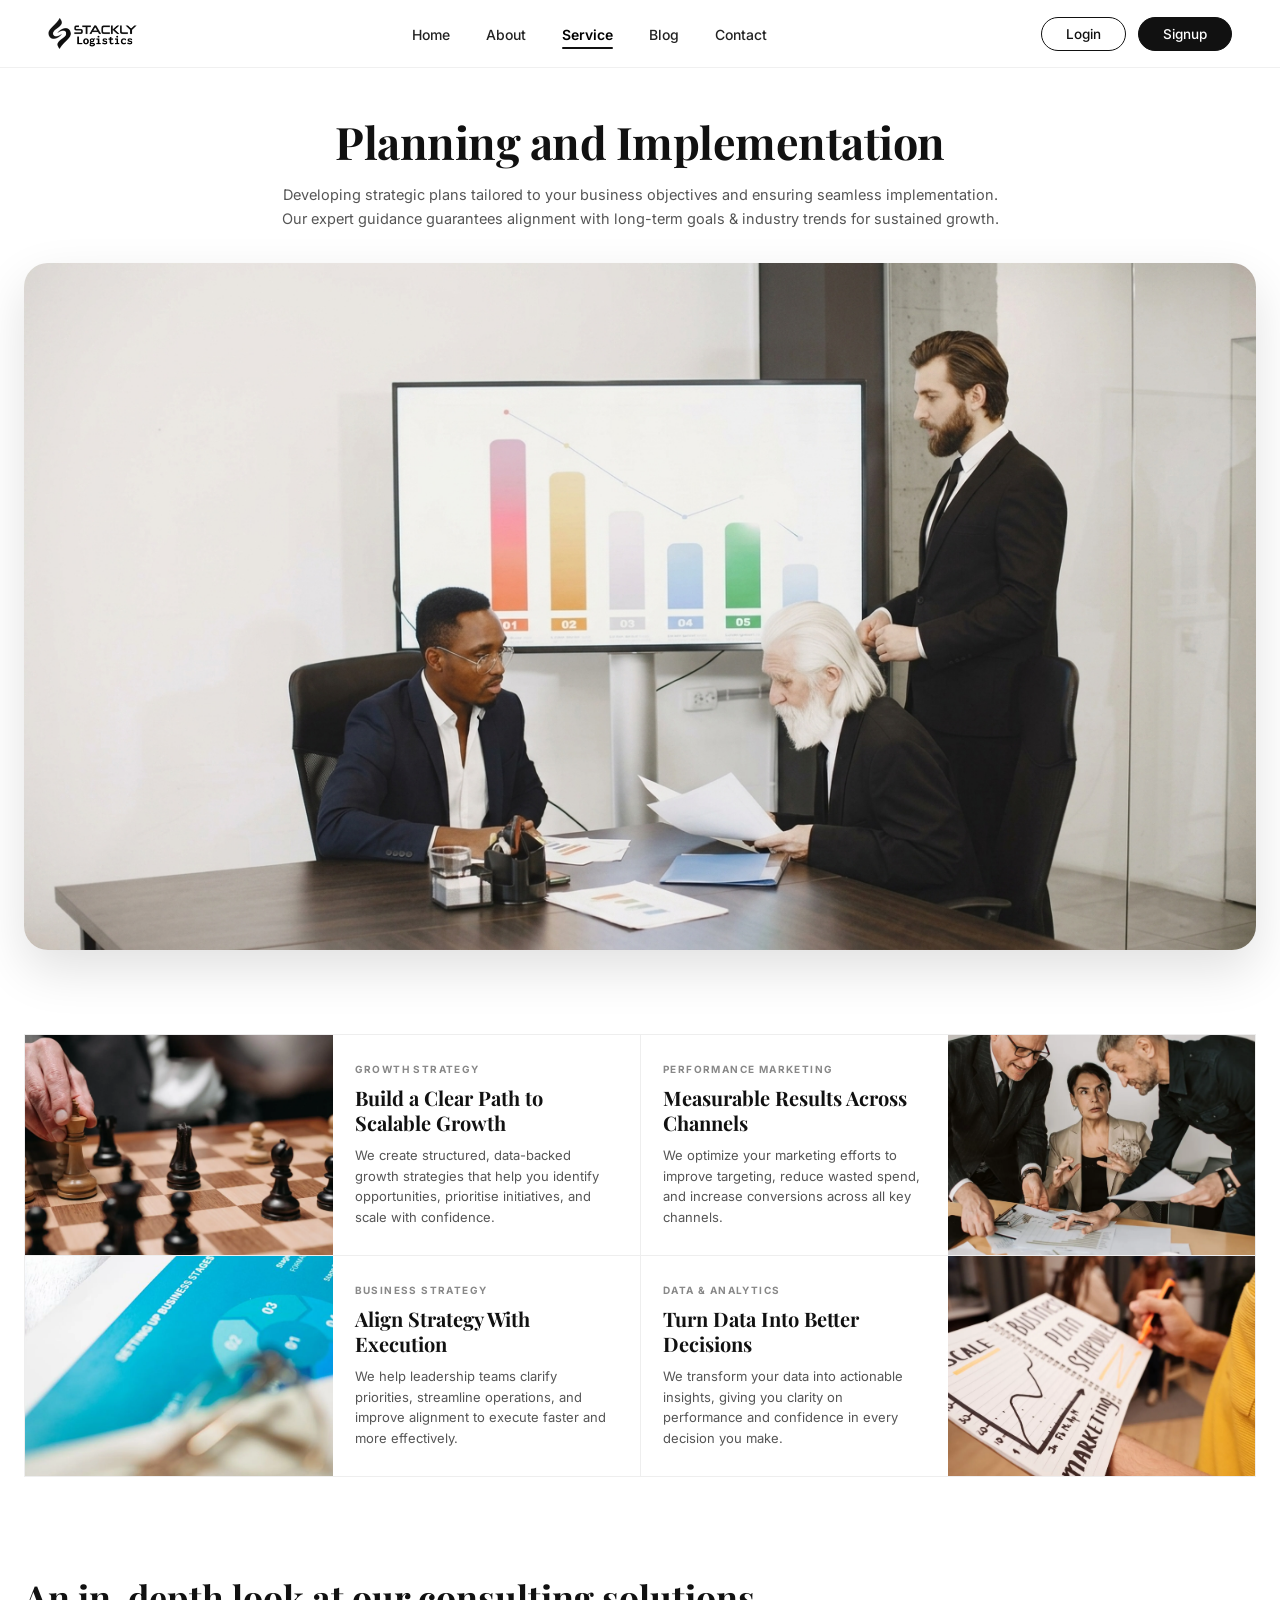
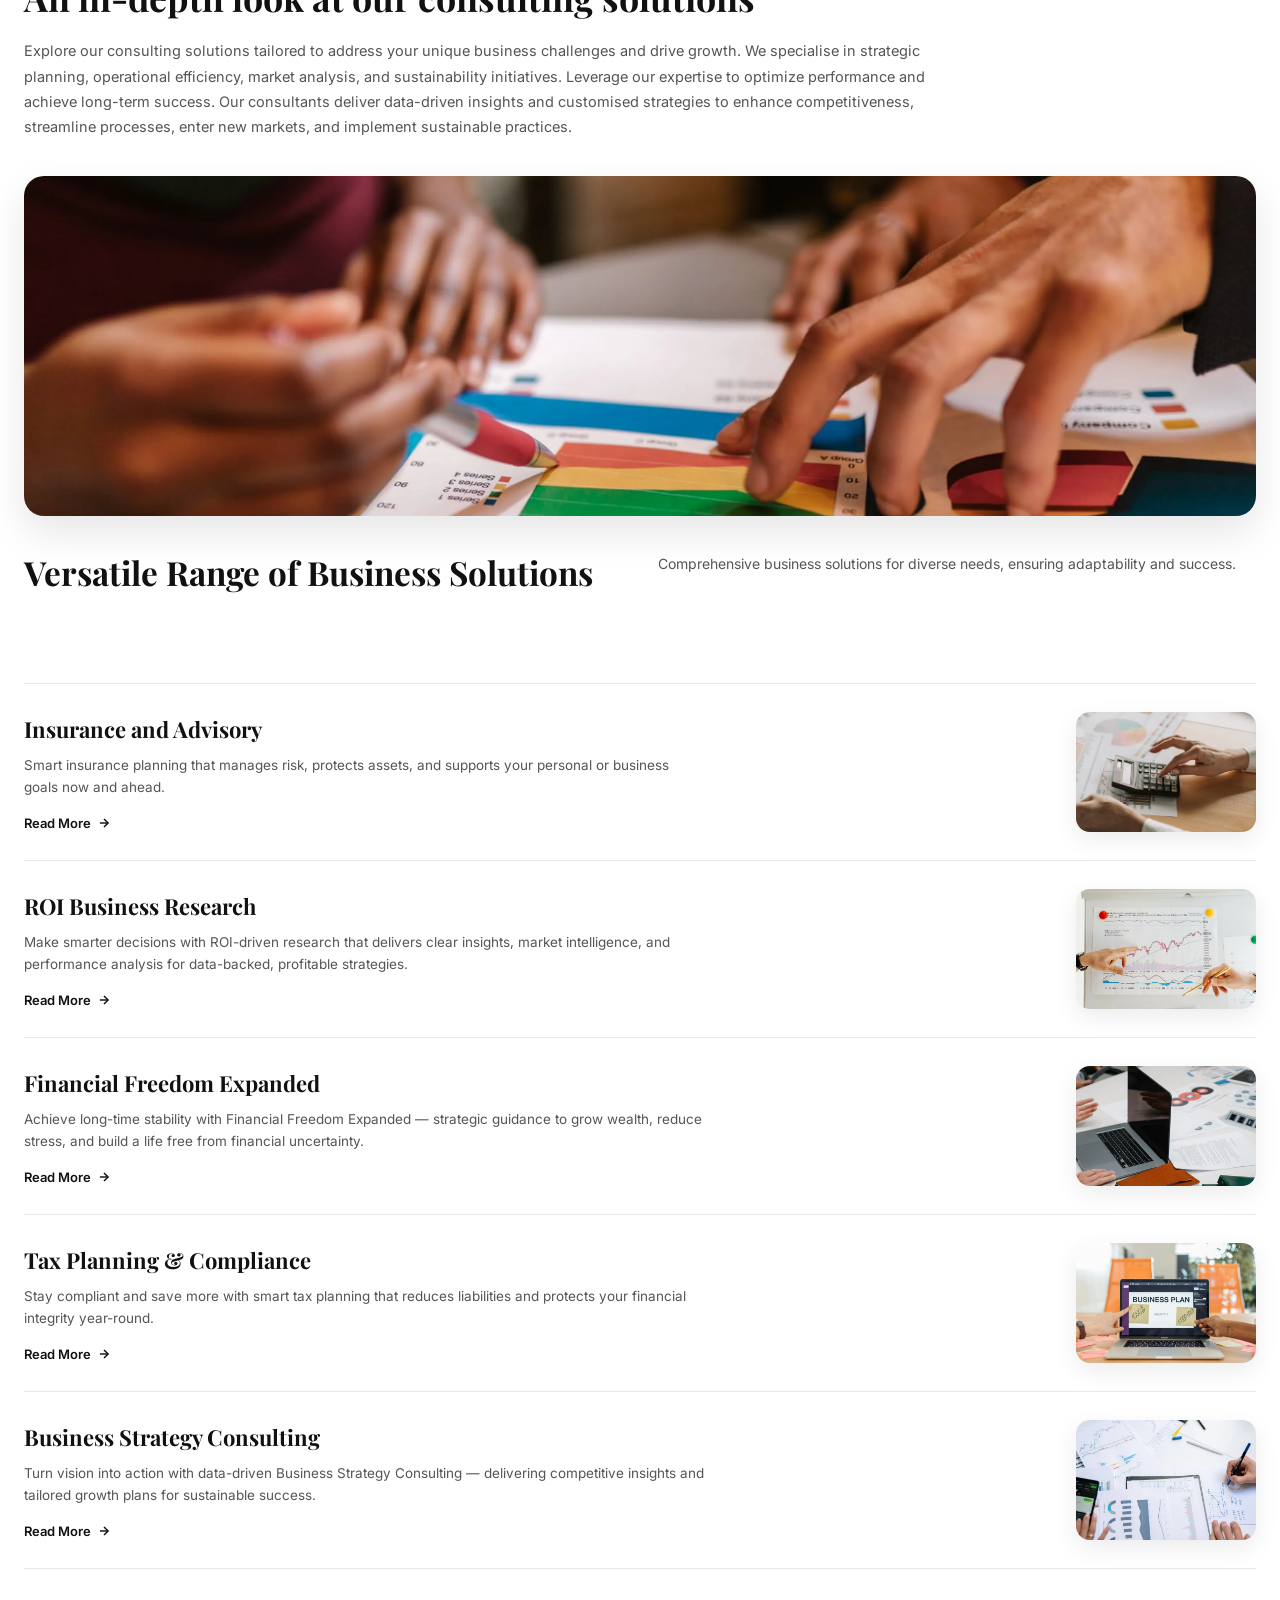
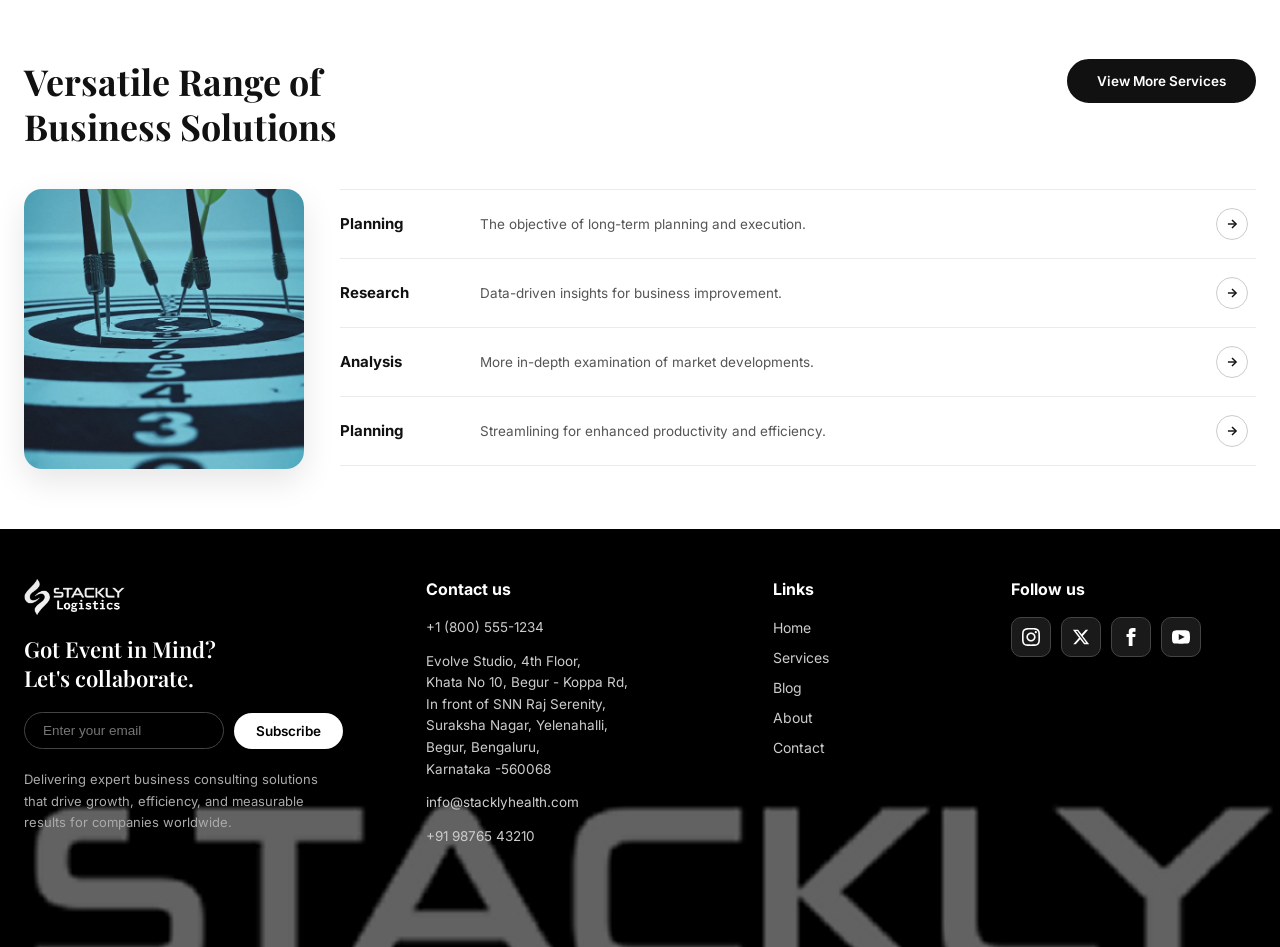
<file: service.html>
<!DOCTYPE html>
<html lang="en">
<head>
  <meta charset="UTF-8" />
  <meta name="viewport" content="width=device-width, initial-scale=1.0" />
  <title>Services | Stackly – Planning and Implementation</title>
  <meta name="description" content="Explore Stackly's consulting services including growth strategy, performance marketing, data analytics, and business strategy solutions." />

  <link rel="preconnect" href="https://fonts.googleapis.com" />
  <link rel="preconnect" href="https://fonts.gstatic.com" crossorigin />
  <link href="https://fonts.googleapis.com/css2?family=Inter:wght@400;500;600;700&family=Playfair+Display:ital,wght@0,500;0,600;0,700;1,600&display=swap" rel="stylesheet" />

  <!-- Super Cool Preloader CSS -->
  <link rel="stylesheet" href="preloader.css" />

  <style>
    /* ============================================================
       RESET & BASE
    ============================================================ */
    *, *::before, *::after { box-sizing: border-box; margin: 0; padding: 0; }
    html { scroll-behavior: smooth; }
    body {
      font-family: 'Inter', sans-serif;
      background: #ffffff;
      color: #111111;
      overflow-x: hidden;
      -webkit-font-smoothing: antialiased;
    }
    img { display: block; max-width: 100%; }
    a { text-decoration: none; color: inherit; }
    button { font-family: inherit; cursor: pointer; }

    /* ============================================================
       NAVBAR (Sticky)
    ============================================================ */
    .navbar {
      position: fixed;
      top: 0; left: 0; right: 0; width: 100%;
      z-index: 10000;
      display: flex; align-items: center; justify-content: space-between;
      padding: 0 48px; height: 68px;
      background: rgba(255,255,255,0.95);
      backdrop-filter: blur(16px); -webkit-backdrop-filter: blur(16px);
      border-bottom: 1px solid rgba(0,0,0,0.06);
      animation: navSlideDown 0.6s cubic-bezier(0.16,1,0.3,1) forwards;
    }
    @keyframes navSlideDown {
      from { transform: translateY(-100%); opacity: 0; }
      to   { transform: none; opacity: 1; }
    }
    .nav-logo { display: flex; align-items: center; gap: 10px; }
    .nav-logo img { height: 32px; width: auto; object-fit: contain; }
    .nav-links { display: flex; align-items: center; gap: 36px; list-style: none; }
    .nav-links a {
      font-size: 14px; font-weight: 500; color: #222;
      position: relative; padding: 4px 0; transition: color 0.25s ease;
    }
    .nav-links a::after {
      content: ''; position: absolute; bottom: -2px; left: 0;
      width: 0; height: 2px; background: #111; border-radius: 2px;
      transition: width 0.3s cubic-bezier(0.16,1,0.3,1);
    }
    .nav-links a:hover, .nav-links a.active { color: #000; font-weight: 600; }
    .nav-links a:hover::after, .nav-links a.active::after { width: 100%; }
    .nav-actions { display: flex; align-items: center; gap: 12px; }
    .btn-login {
      padding: 8px 24px; font-size: 13.5px; font-weight: 500;
      border: 1.5px solid #111; border-radius: 50px;
      background: transparent; color: #111; transition: all 0.25s ease;
    }
    .btn-login:hover { background: #111; color: #fff; }
    .btn-signup {
      padding: 8px 24px; font-size: 13.5px; font-weight: 500;
      border: 1.5px solid #111; border-radius: 50px;
      background: #111; color: #fff; transition: all 0.25s ease;
    }
    .btn-signup:hover { background: #2a2a2a; border-color: #2a2a2a; }

    .hamburger {
      display: none; flex-direction: column; gap: 5px;
      padding: 6px; background: none; border: none; cursor: pointer;
    }
    .hamburger span {
      display: block; width: 24px; height: 2px;
      background: #111; border-radius: 2px; transition: all 0.3s ease;
    }
    .hamburger.open span:nth-child(1) { transform: translateY(7px) rotate(45deg); }
    .hamburger.open span:nth-child(2) { opacity: 0; transform: scaleX(0); }
    .hamburger.open span:nth-child(3) { transform: translateY(-7px) rotate(-45deg); }

    /* Mobile Menu */
    .mobile-menu {
      display: none;
      position: fixed;
      top: 68px; left: 0; right: 0;
      width: 100%;
      max-height: calc(100vh - 68px);
      overflow-y: auto;
      background: rgba(255, 255, 255, 0.98);
      backdrop-filter: blur(20px);
      -webkit-backdrop-filter: blur(20px);
      padding: 20px 24px 32px;
      flex-direction: column;
      gap: 0;
      z-index: 9999;
      border-bottom: 1px solid rgba(0, 0, 0, 0.08);
      box-shadow: 0 12px 30px rgba(0, 0, 0, 0.08);
      transform: translateY(-15px);
      opacity: 0;
      transition: transform 0.35s ease, opacity 0.35s ease;
      box-sizing: border-box;
    }
    .mobile-menu.active {
      display: flex;
      transform: translateY(0);
      opacity: 1;
    }
    .mobile-menu > a {
      font-size: 16px;
      font-weight: 500;
      color: #111111;
      padding: 14px 0;
      border-bottom: 1px solid #f0f0f0;
      display: block;
      width: 100%;
      text-decoration: none;
      box-sizing: border-box;
      transition: color 0.2s ease, padding-left 0.2s ease;
    }
    .mobile-menu > a:hover,
    .mobile-menu > a.active {
      color: #000000;
      font-weight: 600;
      padding-left: 4px;
    }
    .mobile-menu > a:last-of-type {
      border-bottom: none;
    }
    .mobile-menu .mob-btn-group {
      display: flex;
      gap: 12px;
      margin-top: 18px;
      width: 100%;
      box-sizing: border-box;
    }
    .mobile-menu .btn-login,
    .mobile-menu .btn-signup {
      flex: 1;
      text-align: center;
      display: inline-flex;
      align-items: center;
      justify-content: center;
      padding: 11px 18px;
      font-size: 14px;
      font-weight: 600;
      border-radius: 50px;
      box-sizing: border-box;
      text-decoration: none;
      border: 1.5px solid #111111 !important;
    }
    .mobile-menu .btn-login {
      background: transparent;
      color: #111111 !important;
    }
    .mobile-menu .btn-login:hover {
      background: #111111;
      color: #ffffff !important;
    }
    .mobile-menu .btn-signup {
      background: #111111 !important;
      color: #ffffff !important;
    }
    .mobile-menu .btn-signup:hover {
      background: #2a2a2a !important;
      border-color: #2a2a2a !important;
      color: #ffffff !important;
    }

    /* ============================================================
       SCROLL ANIMATIONS
    ============================================================ */
    .anim-fade-up {
      opacity: 0; transform: translateY(32px);
      transition: opacity 0.75s ease, transform 0.75s ease;
    }
    .anim-fade-up.is-visible { opacity: 1; transform: translateY(0); }
    .anim-delay-1 { transition-delay: 0.1s; }
    .anim-delay-2 { transition-delay: 0.2s; }
    .anim-delay-3 { transition-delay: 0.3s; }
    .anim-delay-4 { transition-delay: 0.4s; }

    /* ============================================================
       SECTION 1: SERVICE HERO
    ============================================================ */
    .service-hero {
      padding: 44px 24px 36px;
      max-width: 1280px;
      margin: 68px auto 0;
    }
    .service-hero-text {
      text-align: center; margin-bottom: 32px;
    }
    .service-hero-text h1 {
      font-family: 'Playfair Display', Georgia, serif;
      font-size: clamp(28px, 3.5vw, 46px); font-weight: 700;
      color: #111; letter-spacing: -0.5px; margin-bottom: 12px;
    }
    .service-hero-text p {
      font-size: 14.5px; line-height: 1.65; color: #555;
      max-width: 720px; margin: 0 auto;
    }
    .service-hero-img {
      border-radius: 24px; overflow: hidden;
      box-shadow: 0 20px 50px rgba(0,0,0,0.12);
    }
    .service-hero-img img {
      width: 100%; height: auto; display: block;
      object-fit: cover;
      object-position: top center;
      transition: transform 0.6s ease;
    }
    .service-hero-img:hover img { transform: scale(1.02); }

    /* ============================================================
       SECTION 2: 4-CARD SERVICE GRID
    ============================================================ */
    .service-cards-section {
      padding: 48px 24px;
      max-width: 100%; margin: 0 auto;
    }
    .service-4-grid {
      display: grid; grid-template-columns: 1fr 1fr; gap: 0;
    }
    .svc-card {
      display: grid; grid-template-columns: 1fr 1fr;
      min-height: 220px; overflow: hidden;
      border: 1px solid #eeeeee;
    }
    .svc-card:nth-child(1), .svc-card:nth-child(2) { border-bottom: none; }
    .svc-card:nth-child(1), .svc-card:nth-child(3) { border-right: none; }
    .svc-card-img { overflow: hidden; height: 220px; }
    .svc-card-img img {
      width: 100%; height: 100%; object-fit: cover;
      object-position: center 20%;
      transition: transform 0.5s ease;
    }
    .svc-card:hover .svc-card-img img { transform: scale(1.06); }
    .svc-card-body {
      padding: 24px 22px; display: flex; flex-direction: column;
      justify-content: center; gap: 10px; background: #fff;
    }
    .svc-card-tag {
      font-size: 10px; font-weight: 700; letter-spacing: 1.4px;
      text-transform: uppercase; color: #888;
    }
    .svc-card-body h3 {
      font-family: 'Playfair Display', Georgia, serif;
      font-size: clamp(15px, 1.6vw, 20px); font-weight: 700;
      color: #111; line-height: 1.25;
    }
    .svc-card-body p { font-size: 13px; line-height: 1.6; color: #555; }
    .svc-card.img-right .svc-card-img { order: 2; }
    .svc-card.img-right .svc-card-body { order: 1; }

    /* ============================================================
       SECTION 3: CONSULTING SOLUTIONS
    ============================================================ */
    .consulting-section {
      padding: 50px 24px; max-width: 100%; margin: 0 auto;
    }
    .consulting-intro { margin-bottom: 36px; }
    .consulting-intro h2 {
      font-family: 'Playfair Display', Georgia, serif;
      font-size: clamp(24px, 2.8vw, 36px); font-weight: 700;
      color: #111; line-height: 1.25; margin-bottom: 18px;
    }
    .consulting-intro p { font-size: 14.5px; line-height: 1.75; color: #555; max-width: 920px; }
    .consulting-mid-img {
      border-radius: 20px; overflow: hidden;
      box-shadow: 0 16px 40px rgba(0,0,0,0.1); margin-bottom: 36px;
    }
    .consulting-mid-img img { width: 100%; max-height: 340px; object-fit: cover; }
    .consulting-solutions-grid {
      display: grid; grid-template-columns: 1fr 1fr; gap: 36px; align-items: start;
    }
    .consulting-solutions-left h2 {
      font-family: 'Playfair Display', Georgia, serif;
      font-size: clamp(24px, 2.6vw, 34px); font-weight: 700;
      color: #111; line-height: 1.25;
    }
    .consulting-solutions-right p { font-size: 14px; line-height: 1.7; color: #555; }

    /* ============================================================
       SECTION 4: HORIZONTAL SERVICE LIST
    ============================================================ */
    .service-list-section {
      padding: 40px 24px; max-width: 100%; margin: 0 auto;
    }
    .svc-list-item {
      display: grid; grid-template-columns: 1fr 180px;
      gap: 28px; align-items: center;
      border-top: 1px solid #e8e8e8; padding: 28px 0;
      transition: all 0.25s ease;
    }
    .svc-list-item:last-child { border-bottom: 1px solid #e8e8e8; }
    .svc-list-body { display: flex; flex-direction: column; gap: 10px; }
    .svc-list-body h3 {
      font-family: 'Playfair Display', Georgia, serif;
      font-size: clamp(17px, 1.8vw, 22px); font-weight: 700; color: #111;
    }
    .svc-list-body p { font-size: 13.5px; line-height: 1.65; color: #555; max-width: 680px; }
    .read-more-link {
      display: inline-flex; align-items: center; gap: 6px;
      font-size: 13px; font-weight: 600; color: #111; margin-top: 6px;
      transition: gap 0.25s ease;
    }
    .read-more-link:hover { gap: 10px; }
    .read-more-link svg { width: 14px; height: 14px; stroke: currentColor; stroke-width: 2.5; fill: none; }
    .svc-list-img {
      border-radius: 14px; overflow: hidden; height: 120px;
      box-shadow: 0 8px 24px rgba(0,0,0,0.08);
    }
    .svc-list-img img {
      width: 100%; height: 100%; object-fit: cover; transition: transform 0.5s ease;
    }
    .svc-list-item:hover .svc-list-img img { transform: scale(1.06); }

    /* ============================================================
       SECTION 5: VERSATILE RANGE CTA + PLANNING TABLE
    ============================================================ */
    .versatile-section {
      padding: 50px 24px 60px; max-width: 100%; margin: 0 auto;
    }
    .versatile-top-row {
      display: flex; align-items: flex-start;
      justify-content: space-between; gap: 32px; margin-bottom: 40px;
    }
    .versatile-top-row h2 {
      font-family: 'Playfair Display', Georgia, serif;
      font-size: clamp(22px, 2.8vw, 36px); font-weight: 700;
      color: #111; line-height: 1.25; max-width: 340px;
    }
    .btn-view-more {
      flex-shrink: 0; padding: 12px 28px; font-size: 13.5px; font-weight: 600;
      background: #111; color: #fff; border: 2px solid #111;
      border-radius: 50px; transition: all 0.25s ease; white-space: nowrap;
      text-decoration: none; display: inline-block;
    }
    .btn-view-more:hover { background: #333; border-color: #333; }
    .versatile-body-grid {
      display: grid; grid-template-columns: 280px 1fr;
      gap: 36px; align-items: start;
    }
    .versatile-img {
      border-radius: 18px; overflow: hidden; height: 280px;
      box-shadow: 0 12px 32px rgba(0,0,0,0.1);
    }
    .versatile-img img { width: 100%; height: 100%; object-fit: cover; }
    .planning-table { display: flex; flex-direction: column; }
    .plan-row {
      display: grid; grid-template-columns: 120px 1fr 40px;
      align-items: center; padding: 18px 0;
      border-bottom: 1px solid #ebebeb; gap: 20px;
      transition: all 0.2s ease; cursor: pointer;
    }
    .plan-row:first-child { border-top: 1px solid #ebebeb; }
    .plan-row:hover { background: #f8f8f8; margin: 0 -12px; padding: 18px 12px; border-radius: 8px; }
    .plan-row-label { font-size: 15px; font-weight: 700; color: #111; }
    .plan-row-desc { font-size: 13.5px; line-height: 1.5; color: #555; }
    .plan-row-arrow {
      width: 32px; height: 32px; border: 1.5px solid #ccc;
      border-radius: 50%; display: flex; align-items: center;
      justify-content: center; transition: all 0.25s ease;
    }
    .plan-row:hover .plan-row-arrow { background: #111; border-color: #111; color: #fff; }
    .plan-row-arrow svg { width: 14px; height: 14px; stroke: currentColor; stroke-width: 2.5; fill: none; }

    /* ============================================================
       SITE FOOTER
    ============================================================ */
    .site-footer {
      background: #000000; color: #ffffff;
      padding: 50px 24px 80px; position: relative; overflow: hidden;
    }
    .footer-grid {
      display: grid; grid-template-columns: 1.3fr 1.1fr 0.7fr 0.9fr;
      gap: 48px; max-width: 100%; margin: 0 auto 20px;
      position: relative; z-index: 2;
    }
    .footer-col-brand { display: flex; flex-direction: column; gap: 20px; }
    .footer-logo img { height: 36px; width: auto; filter: invert(1); }
    .footer-col-brand h3 {
      font-family: 'Playfair Display', Georgia, serif;
      font-size: 22px; font-weight: 600; line-height: 1.3; color: #fff;
    }
    .newsletter-form { display: flex; align-items: center; gap: 10px; }
    .newsletter-input {
      padding: 10px 18px; border-radius: 50px; border: 1.5px solid #444;
      background: transparent; color: #fff; font-size: 13.5px; outline: none;
      width: 100%; max-width: 200px; transition: border-color 0.25s;
    }
    .newsletter-input:focus { border-color: #fff; }
    .newsletter-btn {
      padding: 10px 22px; border-radius: 50px; border: none;
      background: #fff; color: #000; font-size: 13.5px; font-weight: 600;
      cursor: pointer; transition: background 0.25s;
    }
    .newsletter-btn:hover { background: #ddd; }
    .footer-brand-desc { font-size: 13px; line-height: 1.65; color: #aaa; max-width: 320px; }
    .footer-col-contact h4, .footer-col-links h4, .footer-col-social h4 {
      font-size: 16px; font-weight: 700; color: #fff; margin-bottom: 18px;
    }
    .footer-contact-info { display: flex; flex-direction: column; gap: 12px; font-size: 13.5px; line-height: 1.6; color: #ccc; }
    .footer-nav-list { list-style: none; display: flex; flex-direction: column; gap: 10px; }
    .footer-nav-list a { font-size: 14px; color: #ccc; transition: color 0.2s; }
    .footer-nav-list a:hover { color: #fff; }
    .social-icons { display: flex; align-items: center; gap: 10px; flex-wrap: wrap; }
    .social-icon-link {
      width: 40px; height: 40px; border-radius: 10px;
      border: 1.5px solid #444; background: #1a1a1a;
      display: flex; align-items: center; justify-content: center;
      color: #fff; transition: all 0.25s ease;
    }
    .social-icon-link:hover { background: #333; border-color: #666; transform: translateY(-2px); }
    .social-icon-link svg { width: 18px; height: 18px; fill: currentColor; }
    .footer-watermark {
      position: absolute; bottom: 0; left: 0; right: 0;
      z-index: 1; user-select: none; pointer-events: none;
      transform: translateY(30%);
    }
    .footer-watermark img {
      width: 100%; max-width: 100%; display: block;
      filter: brightness(2.5) contrast(0.5);
      mix-blend-mode: screen; opacity: 0.85;
    }

    /* ============================================================
       RESPONSIVE
    ============================================================ */
    @media (max-width: 960px) {
      .navbar { padding: 0 24px; }
      .nav-links, .nav-actions { display: none; }
      .hamburger { display: flex; }

      .service-hero { padding: 36px 24px 28px; }
      .service-cards-section { padding: 32px 24px; }
      .service-4-grid { grid-template-columns: 1fr; }
      .svc-card {
        border: 1px solid #eeeeee !important;
        margin-bottom: 0;
      }
      .svc-card:last-child { border-bottom: 1px solid #eeeeee !important; }

      .consulting-section { padding: 36px 24px; }
      .consulting-solutions-grid { grid-template-columns: 1fr; gap: 20px; }

      .service-list-section { padding: 32px 24px; }
      .svc-list-item { grid-template-columns: 1fr 130px; gap: 20px; }

      .versatile-section { padding: 36px 24px 50px; }
      .versatile-top-row { flex-direction: column; gap: 20px; }
      .versatile-top-row h2 { max-width: 100%; }
      .versatile-body-grid { grid-template-columns: 1fr; gap: 24px; }
      .versatile-img { height: 200px; }

      .footer-grid { grid-template-columns: 1fr 1fr; gap: 36px; }
    }

    @media (max-width: 600px) {
      .service-hero { padding: 28px 16px 20px; }
      .service-cards-section { padding: 24px 16px; }
      .svc-card { grid-template-columns: 1fr; }
      .svc-card .svc-card-img { height: 180px; }
      .svc-card.img-right .svc-card-img { order: 1; }
      .svc-card.img-right .svc-card-body { order: 2; }
      .consulting-section { padding: 28px 16px; }
      .service-list-section { padding: 24px 16px; }
      .svc-list-item { grid-template-columns: 1fr; }
      .svc-list-img { height: 160px; }
      .versatile-section { padding: 28px 16px 44px; }
      .plan-row { grid-template-columns: 100px 1fr 36px; gap: 12px; }
      .footer-grid { grid-template-columns: 1fr; gap: 32px; }
    }
  </style>
</head>
<body>
  <!-- ============================================================
       SITE PRELOADER
  ============================================================ -->
  <div id="site-preloader" class="site-preloader" aria-hidden="true">
    <div class="preloader-ambient-glow"></div>
    <div class="preloader-content-box">
      <div class="preloader-brand-wrapper">
        <div class="preloader-pulse-shadow"></div>
        <div class="preloader-spin-ring-outer"></div>
        <div class="preloader-spin-ring-inner"></div>
        <div class="preloader-logo-core">
          <img src="images/Frame 808.webp" alt="Stackly Logo" class="preloader-logo-img" />
        </div>
      </div>
      <div class="preloader-meta-wrap">
        <span class="preloader-brand-title">Stackly</span>
        <span class="preloader-brand-tagline">Strategic Growth &amp; Advisory</span>
      </div>
      <div class="preloader-progress-wrap">
        <div class="preloader-progress-track">
          <div class="preloader-progress-fill" id="preloader-progress-fill"></div>
        </div>
        <div class="preloader-percent-num" id="preloader-percent">0%</div>
      </div>
    </div>
  </div>

  <!-- NAVBAR -->
  <header class="navbar" role="banner">
    <a href="index.html" class="nav-logo" aria-label="Stackly Home">
      <img src="images/Frame 808.webp" alt="Stackly Logo" />
    </a>
    <nav aria-label="Desktop Navigation">
      <ul class="nav-links">
        <li><a href="index.html" id="link-home">Home</a></li>
        <li><a href="about.html" id="link-about">About</a></li>
        <li><a href="service.html" class="active" id="link-service">Service</a></li>
        <li><a href="blog.html" id="link-blog">Blog</a></li>
        <li><a href="contact.html" id="link-contact">Contact</a></li>
      </ul>
    </nav>
    <div class="nav-actions">
      <a href="login.html" class="btn-login" id="btn-login-header">Login</a>
      <a href="signup.html" class="btn-signup" id="btn-signup-header">Signup</a>
    </div>
    <button class="hamburger" id="hamburger-toggle" aria-label="Toggle menu" aria-expanded="false">
      <span></span><span></span><span></span>
    </button>
  </header>

  <!-- Mobile Menu -->
  <div class="mobile-menu" id="mobile-dropdown" role="navigation">
    <a href="index.html">Home</a>
    <a href="about.html">About</a>
    <a href="service.html">Service</a>
    <a href="blog.html">Blog</a>
    <a href="contact.html">Contact</a>
    <div class="mob-btn-group">
      <a href="login.html" class="btn-login">Login</a>
      <a href="signup.html" class="btn-signup">Signup</a>
    </div>
  </div>

  <!-- SECTION 1: HERO -->
  <section class="service-hero anim-fade-up">
    <div class="service-hero-text">
      <h1>Planning and Implementation</h1>
      <p>Developing strategic plans tailored to your business objectives and ensuring seamless implementation. Our expert guidance guarantees alignment with long-term goals &amp; industry trends for sustained growth.</p>
    </div>
    <div class="service-hero-img">
      <img src="images/Service-1.webp" alt="Planning and Implementation – Strategy presentation" />
    </div>
  </section>

  <!-- SECTION 2: 4-CARD SERVICE GRID -->
  <section class="service-cards-section">
    <div class="service-4-grid">

      <!-- Card 1: Growth Strategy – Image Left -->
      <div class="svc-card anim-fade-up anim-delay-1">
        <div class="svc-card-img">
          <img src="images/Service-2.webp" alt="Growth strategy chess pieces" />
        </div>
        <div class="svc-card-body">
          <span class="svc-card-tag">Growth Strategy</span>
          <h3>Build a Clear Path to Scalable Growth</h3>
          <p>We create structured, data-backed growth strategies that help you identify opportunities, prioritise initiatives, and scale with confidence.</p>
        </div>
      </div>

      <!-- Card 2: Performance Marketing – Image Right -->
      <div class="svc-card img-right anim-fade-up anim-delay-2">
        <div class="svc-card-body">
          <span class="svc-card-tag">Performance Marketing</span>
          <h3>Measurable Results Across Channels</h3>
          <p>We optimize your marketing efforts to improve targeting, reduce wasted spend, and increase conversions across all key channels.</p>
        </div>
        <div class="svc-card-img">
          <img src="images/Service-3.webp" alt="Performance marketing team" style="object-position: center 10%;" />
        </div>
      </div>

      <!-- Card 3: Business Strategy – Image Left -->
      <div class="svc-card anim-fade-up anim-delay-3">
        <div class="svc-card-img">
          <img src="images/Service-4.webp" alt="Business strategy target" />
        </div>
        <div class="svc-card-body">
          <span class="svc-card-tag">Business Strategy</span>
          <h3>Align Strategy With Execution</h3>
          <p>We help leadership teams clarify priorities, streamline operations, and improve alignment to execute faster and more effectively.</p>
        </div>
      </div>

      <!-- Card 4: Data & Analytics – Image Right -->
      <div class="svc-card img-right anim-fade-up anim-delay-4">
        <div class="svc-card-body">
          <span class="svc-card-tag">Data &amp; Analytics</span>
          <h3>Turn Data Into Better Decisions</h3>
          <p>We transform your data into actionable insights, giving you clarity on performance and confidence in every decision you make.</p>
        </div>
        <div class="svc-card-img">
          <img src="images/Service-5.webp" alt="Data analytics planning" />
        </div>
      </div>

    </div>
  </section>

  <!-- SECTION 3: CONSULTING SOLUTIONS -->
  <section class="consulting-section">
    <div class="consulting-intro anim-fade-up">
      <h2>An in-depth look at our consulting solutions</h2>
      <p>Explore our consulting solutions tailored to address your unique business challenges and drive growth. We specialise in strategic planning, operational efficiency, market analysis, and sustainability initiatives. Leverage our expertise to optimize performance and achieve long-term success. Our consultants deliver data-driven insights and customised strategies to enhance competitiveness, streamline processes, enter new markets, and implement sustainable practices.</p>
    </div>

    <div class="consulting-mid-img anim-fade-up">
      <img src="images/Service-6.webp" alt="Consulting – hands typing on keyboard" />
    </div>

    <div class="consulting-solutions-grid anim-fade-up">
      <div class="consulting-solutions-left">
        <h2>Versatile Range of Business Solutions</h2>
      </div>
      <div class="consulting-solutions-right">
        <p>Comprehensive business solutions for diverse needs, ensuring adaptability and success.</p>
      </div>
    </div>
  </section>

  <!-- SECTION 4: HORIZONTAL SERVICE LIST -->
  <section class="service-list-section">

    <div class="svc-list-item anim-fade-up anim-delay-1">
      <div class="svc-list-body">
        <h3>Insurance and Advisory</h3>
        <p>Smart insurance planning that manages risk, protects assets, and supports your personal or business goals now and ahead.</p>
        <a href="404.html" class="read-more-link">
          Read More
          <svg viewBox="0 0 24 24"><line x1="5" y1="12" x2="19" y2="12"/><polyline points="12 5 19 12 12 19"/></svg>
        </a>
      </div>
      <div class="svc-list-img">
        <img src="images/Service-7.webp" alt="Insurance and advisory" />
      </div>
    </div>

    <div class="svc-list-item anim-fade-up anim-delay-2">
      <div class="svc-list-body">
        <h3>ROI Business Research</h3>
        <p>Make smarter decisions with ROI-driven research that delivers clear insights, market intelligence, and performance analysis for data-backed, profitable strategies.</p>
        <a href="404.html" class="read-more-link">
          Read More
          <svg viewBox="0 0 24 24"><line x1="5" y1="12" x2="19" y2="12"/><polyline points="12 5 19 12 12 19"/></svg>
        </a>
      </div>
      <div class="svc-list-img">
        <img src="images/Service-8.webp" alt="ROI business research" />
      </div>
    </div>

    <div class="svc-list-item anim-fade-up anim-delay-3">
      <div class="svc-list-body">
        <h3>Financial Freedom Expanded</h3>
        <p>Achieve long-time stability with Financial Freedom Expanded — strategic guidance to grow wealth, reduce stress, and build a life free from financial uncertainty.</p>
        <a href="404.html" class="read-more-link">
          Read More
          <svg viewBox="0 0 24 24"><line x1="5" y1="12" x2="19" y2="12"/><polyline points="12 5 19 12 12 19"/></svg>
        </a>
      </div>
      <div class="svc-list-img">
        <img src="images/Service-9.webp" alt="Financial freedom laptop" />
      </div>
    </div>

    <div class="svc-list-item anim-fade-up anim-delay-4">
      <div class="svc-list-body">
        <h3>Tax Planning &amp; Compliance</h3>
        <p>Stay compliant and save more with smart tax planning that reduces liabilities and protects your financial integrity year-round.</p>
        <a href="404.html" class="read-more-link">
          Read More
          <svg viewBox="0 0 24 24"><line x1="5" y1="12" x2="19" y2="12"/><polyline points="12 5 19 12 12 19"/></svg>
        </a>
      </div>
      <div class="svc-list-img">
        <img src="images/Service-10.webp" alt="Tax planning documents" />
      </div>
    </div>

    <div class="svc-list-item anim-fade-up">
      <div class="svc-list-body">
        <h3>Business Strategy Consulting</h3>
        <p>Turn vision into action with data-driven Business Strategy Consulting — delivering competitive insights and tailored growth plans for sustainable success.</p>
        <a href="404.html" class="read-more-link">
          Read More
          <svg viewBox="0 0 24 24"><line x1="5" y1="12" x2="19" y2="12"/><polyline points="12 5 19 12 12 19"/></svg>
        </a>
      </div>
      <div class="svc-list-img">
        <img src="images/Service-11.webp" alt="Business strategy target board" />
      </div>
    </div>

  </section>

  <!-- SECTION 5: VERSATILE RANGE CTA + PLANNING TABLE -->
  <section class="versatile-section">

    <div class="versatile-top-row anim-fade-up">
      <h2>Versatile Range of Business Solutions</h2>
      <a href="404.html" class="btn-view-more">View More Services</a>
    </div>

    <div class="versatile-body-grid anim-fade-up">

      <div class="versatile-img">
        <img src="images/Service-12.webp" alt="Business solutions workspace" />
      </div>

      <div class="planning-table">
        <div class="plan-row">
          <span class="plan-row-label">Planning</span>
          <span class="plan-row-desc">The objective of long-term planning and execution.</span>
          <span class="plan-row-arrow">
            <svg viewBox="0 0 24 24"><line x1="5" y1="12" x2="19" y2="12"/><polyline points="12 5 19 12 12 19"/></svg>
          </span>
        </div>
        <div class="plan-row">
          <span class="plan-row-label">Research</span>
          <span class="plan-row-desc">Data-driven insights for business improvement.</span>
          <span class="plan-row-arrow">
            <svg viewBox="0 0 24 24"><line x1="5" y1="12" x2="19" y2="12"/><polyline points="12 5 19 12 12 19"/></svg>
          </span>
        </div>
        <div class="plan-row">
          <span class="plan-row-label">Analysis</span>
          <span class="plan-row-desc">More in-depth examination of market developments.</span>
          <span class="plan-row-arrow">
            <svg viewBox="0 0 24 24"><line x1="5" y1="12" x2="19" y2="12"/><polyline points="12 5 19 12 12 19"/></svg>
          </span>
        </div>
        <div class="plan-row">
          <span class="plan-row-label">Planning</span>
          <span class="plan-row-desc">Streamlining for enhanced productivity and efficiency.</span>
          <span class="plan-row-arrow">
            <svg viewBox="0 0 24 24"><line x1="5" y1="12" x2="19" y2="12"/><polyline points="12 5 19 12 12 19"/></svg>
          </span>
        </div>
      </div>

    </div>

  </section>

  <!-- SITE FOOTER -->
  <footer class="site-footer" id="footer">
    <div class="footer-grid">

      <div class="footer-col-brand">
        <div class="footer-logo">
          <img src="images/Frame 808.webp" alt="Stackly Logo" />
        </div>
        <h3>Got Event in Mind?<br>Let's collaborate.</h3>
        <form class="newsletter-form" onsubmit="event.preventDefault(); const emailInput = this.querySelector('input[type=email]'); if (emailInput && emailInput.value.trim() && emailInput.checkValidity()) { window.location.href = '404.html'; } else if (emailInput) { emailInput.reportValidity(); }">
          <input type="email" placeholder="Enter your email" class="newsletter-input" required />
          <button type="submit" class="newsletter-btn">Subscribe</button>
        </form>
        <p class="footer-brand-desc">Delivering expert business consulting solutions that drive growth, efficiency, and measurable results for companies worldwide.</p>
      </div>

      <div class="footer-col-contact">
        <h4>Contact us</h4>
        <div class="footer-contact-info">
          <p>+1 (800) 555-1234</p>
          <p>Evolve Studio, 4th Floor,<br>Khata No 10, Begur - Koppa Rd,<br>In front of SNN Raj Serenity,<br>Suraksha Nagar, Yelenahalli,<br>Begur, Bengaluru,<br>Karnataka -560068</p>
          <p>info@stacklyhealth.com</p>
          <p>+91 98765 43210</p>
        </div>
      </div>

      <div class="footer-col-links">
        <h4>Links</h4>
        <ul class="footer-nav-list">
          <li><a href="index.html">Home</a></li>
          <li><a href="service.html">Services</a></li>
          <li><a href="blog.html">Blog</a></li>
          <li><a href="about.html">About</a></li>
          <li><a href="contact.html">Contact</a></li>
        </ul>
      </div>

      <div class="footer-col-social">
        <h4>Follow us</h4>
        <div class="social-icons">
          <a href="404.html" class="social-icon-link" aria-label="Instagram">
            <svg viewBox="0 0 24 24"><path d="M12 2.163c3.204 0 3.584.012 4.85.07 3.252.148 4.771 1.691 4.919 4.919.058 1.265.069 1.645.069 4.849 0 3.205-.012 3.584-.069 4.849-.149 3.225-1.664 4.771-4.919 4.919-1.266.058-1.644.07-4.85.07-3.204 0-3.584-.012-4.849-.07-3.26-.149-4.771-1.699-4.919-4.92-.058-1.265-.07-1.644-.07-4.849 0-3.204.013-3.583.07-4.849.149-3.227 1.664-4.771 4.919-4.919 1.266-.057 1.645-.069 4.849-.069zm0-2.163c-3.259 0-3.667.014-4.947.072-4.358.2-6.78 2.618-6.98 6.98-.059 1.281-.073 1.689-.073 4.948 0 3.259.014 3.668.072 4.948.2 4.358 2.618 6.78 6.98 6.98 1.281.058 1.689.072 4.948.072 3.259 0 3.668-.014 4.948-.072 4.354-.2 6.782-2.618 6.979-6.98.059-1.28.073-1.689.073-4.948 0-3.259-.014-3.667-.072-4.947-.196-4.354-2.617-6.78-6.979-6.98-1.281-.059-1.69-.073-4.949-.073zm0 5.838c-3.403 0-6.162 2.759-6.162 6.162s2.759 6.163 6.162 6.163 6.162-2.759 6.162-6.163c0-3.403-2.759-6.162-6.162-6.162zm0 10.162c-2.209 0-4-1.79-4-4 0-2.209 1.791-4 4-4s4 1.791 4 4c0 2.21-1.791 4-4 4zm6.406-11.845c-.796 0-1.441.645-1.441 1.44s.645 1.44 1.441 1.44c.795 0 1.439-.645 1.439-1.44s-.644-1.44-1.439-1.44z"/></svg>
          </a>
          <a href="404.html" class="social-icon-link" aria-label="X Twitter">
            <svg viewBox="0 0 24 24"><path d="M18.244 2.25h3.308l-7.227 8.26 8.502 11.24H16.17l-5.214-6.817L4.99 21.75H1.68l7.73-8.835L1.254 2.25H8.08l4.713 6.231zm-1.161 17.52h1.833L7.084 4.126H5.117z"/></svg>
          </a>
          <a href="404.html" class="social-icon-link" aria-label="Facebook">
            <svg viewBox="0 0 24 24"><path d="M9 8H6v4h3v12h5V12h3.642L18 8h-4V6.333C14 5.374 14.5 5 15.5 5H18V0h-3.808C10.592 0 9 1.583 9 4.615V8z"/></svg>
          </a>
          <a href="404.html" class="social-icon-link" aria-label="YouTube">
            <svg viewBox="0 0 24 24"><path d="M19.615 3.184c-3.604-.246-11.631-.245-15.23 0-3.897.266-4.356 2.62-4.385 8.816.029 6.185.484 8.549 4.385 8.816 3.6.245 11.626.246 15.23 0 3.897-.266 4.356-2.62 4.385-8.816-.029-6.185-.484-8.549-4.385-8.816zm-10.615 12.816v-8l8 3.993-8 4.007z"/></svg>
          </a>
        </div>
      </div>

    </div>

    <div class="footer-watermark">
      <img src="images/fa2d55a2-c87a-4ebe-a1ba-81d49dcd09f5 2.webp" alt="STACKLY Watermark" />
    </div>
  </footer>

  <!-- JAVASCRIPT -->
  <script>
    const hamburgerBtn = document.getElementById('hamburger-toggle');
    const mobileDropdown = document.getElementById('mobile-dropdown');

    function closeMobileMenu() {
      if (hamburgerBtn && hamburgerBtn.classList.contains('open')) {
        hamburgerBtn.classList.remove('open');
        hamburgerBtn.setAttribute('aria-expanded', 'false');
        if (mobileDropdown) {
          mobileDropdown.classList.remove('active');
          setTimeout(() => {
            mobileDropdown.style.display = 'none';
          }, 350);
        }
      }
    }

    if (hamburgerBtn && mobileDropdown) {
      hamburgerBtn.addEventListener('click', () => {
        const isOpen = hamburgerBtn.classList.toggle('open');
        hamburgerBtn.setAttribute('aria-expanded', isOpen);
        if (isOpen) {
          mobileDropdown.style.display = 'flex';
          requestAnimationFrame(() => mobileDropdown.classList.add('active'));
        } else {
          mobileDropdown.classList.remove('active');
          setTimeout(() => { mobileDropdown.style.display = 'none'; }, 350);
        }
      });

      mobileDropdown.querySelectorAll('a').forEach((link) => {
        link.addEventListener('click', closeMobileMenu);
      });
    }

    const isMobile = window.innerWidth <= 768;
    const observer = new IntersectionObserver((entries) => {
      entries.forEach((entry) => {
        if (entry.isIntersecting) {
          setTimeout(() => entry.target.classList.add('is-visible'), 60);
          observer.unobserve(entry.target);
        }
      });
    }, { threshold: isMobile ? 0 : 0.08, rootMargin: isMobile ? '0px' : '0px 0px -20px 0px' });

    document.querySelectorAll('.anim-fade-up').forEach(el => observer.observe(el));

    if (isMobile) {
      document.querySelectorAll('.anim-fade-up').forEach(el => {
        if (el.getBoundingClientRect().top < window.innerHeight) {
          el.classList.add('is-visible');
        }
      });
    }
  </script>

  <!-- Super Cool Preloader Script -->
  <script src="preloader.js"></script>
</body>
</html>
</file>
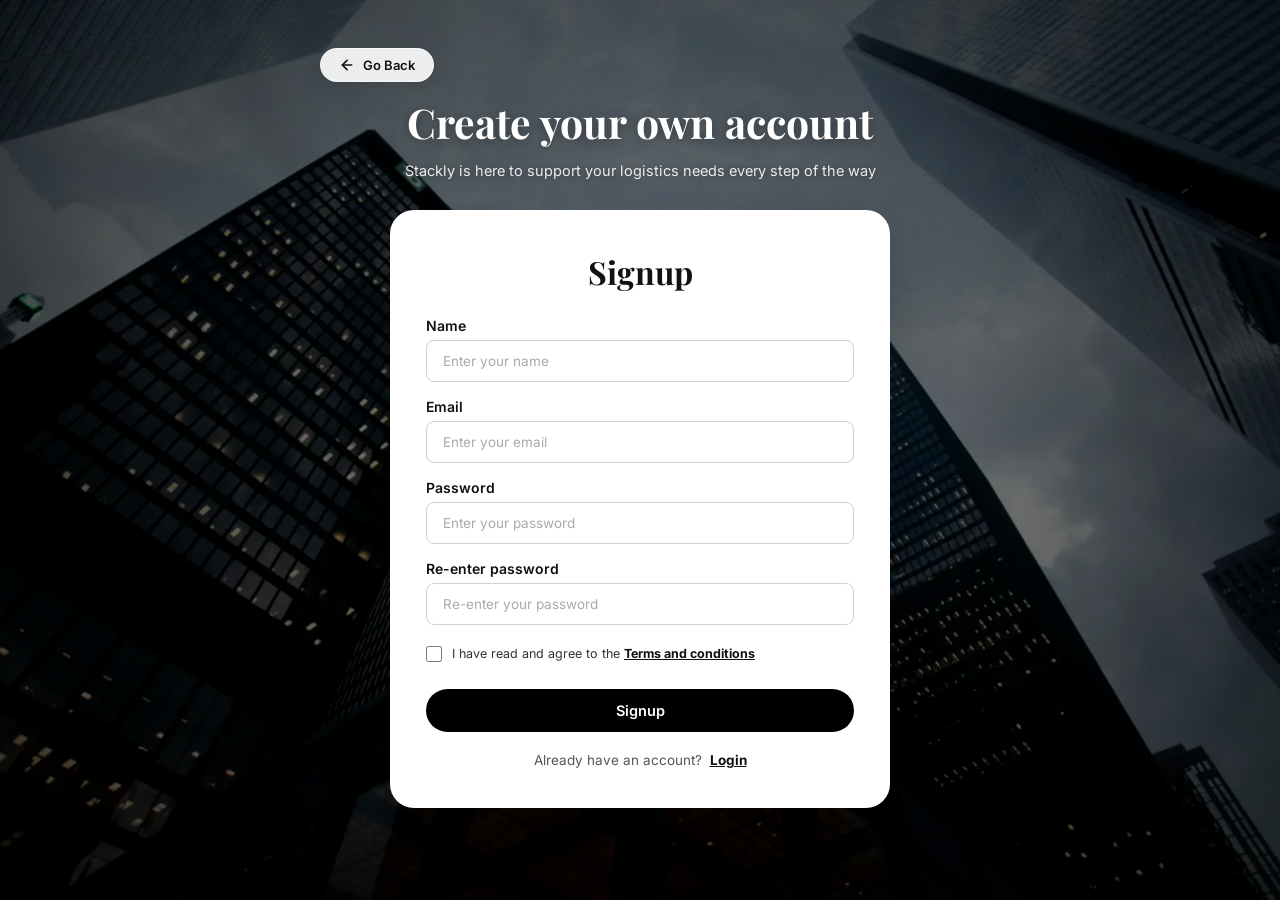
<file: signup.html>
<!DOCTYPE html>
<html lang="en">
<head>
  <meta charset="UTF-8" />
  <meta name="viewport" content="width=device-width, initial-scale=1.0" />
  <title>Signup | Stackly – Create Your Account</title>
  <meta name="description" content="Create your Stackly account to access business strategy tools, logistics support, and consulting services." />

  <!-- Google Fonts: Inter & Playfair Display -->
  <link rel="preconnect" href="https://fonts.googleapis.com" />
  <link rel="preconnect" href="https://fonts.gstatic.com" crossorigin />
  <link href="https://fonts.googleapis.com/css2?family=Inter:wght@400;500;600;700&family=Playfair+Display:ital,wght@0,500;0,600;0,700;1,600&display=swap" rel="stylesheet" />

  <!-- Super Cool Preloader CSS -->
  <link rel="stylesheet" href="preloader.css" />

  <style>
    /* ============================================================
       RESET & BASE STYLES
    ============================================================ */
    *, *::before, *::after { box-sizing: border-box; margin: 0; padding: 0; }
    html { scroll-behavior: smooth; }
    body {
      font-family: 'Inter', sans-serif;
      background: #ffffff;
      color: #111111;
      overflow-x: hidden;
      -webkit-font-smoothing: antialiased;
    }
    img { display: block; max-width: 100%; }
    a { text-decoration: none; color: inherit; }
    button { font-family: inherit; cursor: pointer; }



    /* ============================================================
       SCROLL & HERO ANIMATIONS
    ============================================================ */
    .anim-fade-up {
      opacity: 0; transform: translateY(30px);
      transition: opacity 0.75s ease, transform 0.75s ease;
    }
    .anim-fade-up.is-visible { opacity: 1; transform: translateY(0); }

    /* ============================================================
       SIGNUP SECTION WITH SKYSCRAPER BACKGROUND
    ============================================================ */
    .auth-section {
      margin-top: 0;
      padding: 0;
      min-height: 100vh;
      display: flex;
      flex-direction: column;
    }

    .auth-hero-container {
      position: relative;
      border-radius: 0;
      overflow: hidden;
      padding: 48px 24px 60px;
      display: flex;
      flex-direction: column;
      align-items: center;
      flex: 1;
      min-height: 100vh;
    }

    .auth-bg-img {
      position: absolute;
      top: 0; left: 0; right: 0; bottom: 0;
      width: 100%; height: 100%;
      object-fit: cover;
      z-index: 1;
      filter: brightness(0.75) contrast(1.05);
    }

    .auth-bg-overlay {
      position: absolute;
      top: 0; left: 0; right: 0; bottom: 0;
      background: radial-gradient(circle at center, rgba(0,0,0,0.2) 0%, rgba(0,0,0,0.65) 100%);
      z-index: 2;
    }

    .auth-content-wrapper {
      position: relative;
      z-index: 3;
      width: 100%;
      max-width: 640px;
      display: flex;
      flex-direction: column;
      align-items: center;
    }

    /* Go Back Button */
    .go-back-bar {
      width: 100%;
      display: flex;
      justify-content: flex-start;
      margin-bottom: 16px;
    }
    .btn-go-back {
      display: inline-flex;
      align-items: center;
      gap: 8px;
      padding: 8px 18px;
      background: rgba(255, 255, 255, 0.9);
      backdrop-filter: blur(10px);
      border: 1px solid rgba(255, 255, 255, 0.6);
      border-radius: 50px;
      font-size: 13px;
      font-weight: 600;
      color: #111;
      cursor: pointer;
      transition: all 0.25s ease;
      box-shadow: 0 4px 14px rgba(0,0,0,0.1);
      text-decoration: none;
    }
    .btn-go-back:hover {
      background: #ffffff;
      transform: translateX(-3px);
      box-shadow: 0 6px 18px rgba(0,0,0,0.15);
    }

    /* Hero Text Above Box */
    .auth-hero-text {
      text-align: center;
      color: #ffffff;
      margin-bottom: 28px;
      max-width: 580px;
    }
    .auth-hero-text h1 {
      font-family: 'Playfair Display', Georgia, serif;
      font-size: clamp(26px, 3.2vw, 42px);
      font-weight: 700;
      line-height: 1.2;
      margin-bottom: 12px;
      text-shadow: 0 2px 10px rgba(0,0,0,0.3);
    }
    .auth-hero-text p {
      font-size: 14.5px;
      line-height: 1.6;
      color: rgba(255, 255, 255, 0.9);
      text-shadow: 0 1px 6px rgba(0,0,0,0.3);
    }

    /* Floating White Card */
    .auth-card {
      background: #ffffff;
      border-radius: 24px;
      padding: 40px 36px;
      width: 100%;
      max-width: 500px;
      box-shadow: 0 24px 60px rgba(0,0,0,0.25);
      display: flex;
      flex-direction: column;
      align-items: center;
    }

    .auth-card h2 {
      font-family: 'Playfair Display', Georgia, serif;
      font-size: 32px;
      font-weight: 700;
      color: #111;
      margin-bottom: 24px;
      text-align: center;
    }

    .auth-form {
      width: 100%;
      display: flex;
      flex-direction: column;
      gap: 16px;
    }

    .form-group {
      display: flex;
      flex-direction: column;
      gap: 6px;
    }
    .form-group label {
      font-size: 14px;
      font-weight: 600;
      color: #111;
    }
    .form-group input {
      width: 100%;
      padding: 12px 16px;
      border: 1.5px solid #d0d0d0;
      border-radius: 8px;
      font-family: inherit;
      font-size: 13.5px;
      color: #222;
      background: #ffffff;
      outline: none;
      transition: border-color 0.25s ease, box-shadow 0.25s ease;
    }
    .form-group input::placeholder { color: #aaa; }
    .form-group input:focus {
      border-color: #111;
      box-shadow: 0 0 0 3px rgba(0,0,0,0.06);
    }

    .checkbox-terms-wrap {
      display: flex;
      align-items: center;
      gap: 10px;
      margin-top: 4px;
      font-size: 12.5px;
      color: #333;
    }
    .checkbox-terms-wrap input[type="checkbox"] {
      width: 16px;
      height: 16px;
      accent-color: #111;
      cursor: pointer;
      flex-shrink: 0;
    }
    .checkbox-terms-wrap label {
      cursor: pointer;
      line-height: 1.4;
    }
    .checkbox-terms-wrap a {
      font-weight: 700;
      color: #111;
      text-decoration: underline;
    }
    .checkbox-terms-wrap a:hover { color: #444; }

    .btn-auth-submit {
      width: 100%;
      padding: 13px 28px;
      font-size: 14.5px;
      font-weight: 600;
      background: #000000;
      color: #ffffff;
      border: none;
      border-radius: 50px;
      cursor: pointer;
      margin-top: 10px;
      transition: background 0.25s ease, transform 0.2s ease;
    }
    .btn-auth-submit:hover {
      background: #222222;
      transform: translateY(-2px);
    }

    .auth-bottom-text {
      text-align: center;
      margin-top: 20px;
      font-size: 13.5px;
      color: #555;
    }
    .auth-bottom-text a {
      font-weight: 700;
      color: #111;
      text-decoration: underline;
      margin-left: 4px;
    }
    .auth-bottom-text a:hover { color: #444; }

    /* ============================================================
       SITE FOOTER (Identical to all pages)
    ============================================================ */
    .site-footer {
      background: #000000;
      color: #ffffff;
      padding: 50px 48px 80px;
      position: relative;
      overflow: hidden;
    }
    .footer-grid {
      display: grid;
      grid-template-columns: 1.3fr 1.1fr 0.7fr 0.9fr;
      gap: 48px;
      max-width: 1280px;
      margin: 0 auto 20px;
      position: relative;
      z-index: 2;
    }

    .footer-col-brand { display: flex; flex-direction: column; gap: 20px; }
    .footer-logo img { height: 36px; width: auto; filter: invert(1); }
    .footer-col-brand h3 {
      font-family: 'Playfair Display', Georgia, serif;
      font-size: 22px; font-weight: 600; line-height: 1.3; color: #fff;
    }

    .newsletter-form { display: flex; align-items: center; gap: 10px; }
    .newsletter-input {
      padding: 10px 18px; border-radius: 50px; border: 1.5px solid #444;
      background: transparent; color: #fff; font-size: 13.5px; outline: none;
      width: 100%; max-width: 200px; transition: border-color 0.25s;
    }
    .newsletter-input:focus { border-color: #fff; }
    .newsletter-btn {
      padding: 10px 22px; border-radius: 50px; border: none;
      background: #fff; color: #000; font-size: 13.5px; font-weight: 600;
      cursor: pointer; transition: background 0.25s;
    }
    .newsletter-btn:hover { background: #ddd; }

    .footer-brand-desc { font-size: 13px; line-height: 1.65; color: #aaa; max-width: 320px; }

    .footer-col-contact h4, .footer-col-links h4, .footer-col-social h4 {
      font-size: 16px; font-weight: 700; color: #fff; margin-bottom: 18px;
    }
    .footer-contact-info {
      display: flex; flex-direction: column; gap: 12px;
      font-size: 13.5px; line-height: 1.6; color: #ccc;
    }
    .footer-nav-list { list-style: none; display: flex; flex-direction: column; gap: 10px; }
    .footer-nav-list a { font-size: 14px; color: #ccc; transition: color 0.2s; }
    .footer-nav-list a:hover { color: #fff; }

    .social-icons { display: flex; align-items: center; gap: 10px; flex-wrap: wrap; }
    .social-icon-link {
      width: 40px; height: 40px; border-radius: 10px;
      border: 1.5px solid #444; background: #1a1a1a;
      display: flex; align-items: center; justify-content: center;
      color: #fff; transition: all 0.25s ease;
    }
    .social-icon-link:hover { background: #333; border-color: #666; transform: translateY(-2px); }
    .social-icon-link svg { width: 18px; height: 18px; fill: currentColor; }

    .footer-watermark {
      position: absolute; bottom: 0; left: 0; right: 0;
      z-index: 1; user-select: none; pointer-events: none;
      transform: translateY(30%);
    }
    .footer-watermark img {
      width: 100%; max-width: 100%; display: block;
      filter: brightness(2.5) contrast(0.5);
      mix-blend-mode: screen; opacity: 0.85;
    }

    /* ============================================================
       RESPONSIVE BREAKPOINTS
    ============================================================ */
    @media (max-width: 960px) {
      .navbar { padding: 0 24px; }
      .nav-links, .nav-actions { display: none; }
      .hamburger { display: flex; }

      .auth-section { padding: 24px 20px 48px; }
      .auth-hero-container { padding: 36px 18px 48px; min-height: auto; }
      .auth-card { padding: 32px 24px; }
      .footer-grid { grid-template-columns: 1fr 1fr; gap: 36px; }
    }

    @media (max-width: 600px) {
      .auth-section { padding: 16px 12px 36px; }
      .auth-hero-container { padding: 28px 12px 36px; border-radius: 16px; }
      .auth-card { padding: 24px 18px; border-radius: 16px; }
      .footer-grid { grid-template-columns: 1fr; gap: 32px; }
    }
  </style>
</head>
<body>
  <!-- ============================================================
       SITE PRELOADER
  ============================================================ -->
  <div id="site-preloader" class="site-preloader" aria-hidden="true">
    <div class="preloader-ambient-glow"></div>
    <div class="preloader-content-box">
      <div class="preloader-brand-wrapper">
        <div class="preloader-pulse-shadow"></div>
        <div class="preloader-spin-ring-outer"></div>
        <div class="preloader-spin-ring-inner"></div>
        <div class="preloader-logo-core">
          <img src="images/Frame 808.webp" alt="Stackly Logo" class="preloader-logo-img" />
        </div>
      </div>
      <div class="preloader-meta-wrap">
        <span class="preloader-brand-title">Stackly</span>
        <span class="preloader-brand-tagline">Strategic Growth &amp; Advisory</span>
      </div>
      <div class="preloader-progress-wrap">
        <div class="preloader-progress-track">
          <div class="preloader-progress-fill" id="preloader-progress-fill"></div>
        </div>
        <div class="preloader-percent-num" id="preloader-percent">0%</div>
      </div>
    </div>
  </div>

  <!-- MAIN SIGNUP HERO SECTION -->
  <section class="auth-section">
    <div class="auth-hero-container anim-fade-up">
      <img src="images/signup.webp" alt="Skyscraper Architecture Background" class="auth-bg-img" />
      <div class="auth-bg-overlay"></div>

      <div class="auth-content-wrapper">

        <!-- Go Back Button -->
        <div class="go-back-bar">
          <button type="button" class="btn-go-back" onclick="window.history.length > 1 ? window.history.back() : window.location.href='index.html';">
            <svg width="16" height="16" viewBox="0 0 24 24" fill="none" stroke="currentColor" stroke-width="2.5" stroke-linecap="round" stroke-linejoin="round"><line x1="19" y1="12" x2="5" y2="12"/><polyline points="12 19 5 12 12 5"/></svg>
            Go Back
          </button>
        </div>

        <!-- Top Header Text over Skyscraper Image -->
        <div class="auth-hero-text">
          <h1>Create your own account</h1>
          <p>Stackly is here to support your logistics needs every step of the way</p>
        </div>

        <!-- Floating White Card Container -->
        <div class="auth-card">
          <h2>Signup</h2>

          <form class="auth-form" id="signup-form">
            
            <!-- Name -->
            <div class="form-group">
              <label for="signup-name">Name</label>
              <input type="text" id="signup-name" placeholder="Enter your name" required />
            </div>

            <!-- Email -->
            <div class="form-group">
              <label for="signup-email">Email</label>
              <input type="email" id="signup-email" placeholder="Enter your email" required />
            </div>

            <!-- Password -->
            <div class="form-group">
              <label for="signup-password">Password</label>
              <input type="password" id="signup-password" placeholder="Enter your password" required />
            </div>

            <!-- Re-enter password -->
            <div class="form-group">
              <label for="signup-re-password">Re-enter password</label>
              <input type="password" id="signup-re-password" placeholder="Re-enter your password" required />
            </div>

            <!-- Terms & Conditions Checkbox -->
            <div class="checkbox-terms-wrap">
              <input type="checkbox" id="agree-terms" required />
              <label for="agree-terms">I have read and agree to the <a href="404.html">Terms and conditions</a></label>
            </div>

            <button type="submit" class="btn-auth-submit">Signup</button>
          </form>

          <p class="auth-bottom-text">
            Already have an account? <a href="login.html">Login</a>
          </p>
        </div>

      </div>
    </div>
  </section>



  <!-- JAVASCRIPT -->
  <script>
    // Fade-in animation on load
    window.addEventListener('DOMContentLoaded', () => {
      document.querySelectorAll('.anim-fade-up').forEach((el) => {
        setTimeout(() => el.classList.add('is-visible'), 60);
      });
    });

    // Handle signup form submission
    const signupForm = document.getElementById('signup-form');
    if (signupForm) {
      signupForm.addEventListener('submit', (e) => {
        e.preventDefault();
        const nameInput    = document.getElementById('signup-name');
        const emailInput   = document.getElementById('signup-email');
        const passInput    = document.getElementById('signup-password');
        const rePassInput  = document.getElementById('signup-re-password');

        const rawName  = nameInput  ? nameInput.value.trim()  : '';
        const rawEmail = emailInput ? emailInput.value.trim() : '';
        const rawPass  = passInput  ? passInput.value         : '';
        const rawRePass = rePassInput ? rePassInput.value     : '';

        if (!rawName) {
          alert('Please enter your name.');
          return;
        }
        if (!rawEmail) {
          alert('Please enter your email.');
          return;
        }
        if (!rawPass) {
          alert('Please enter a password.');
          return;
        }
        if (rawPass !== rawRePass) {
          alert('Passwords do not match. Please try again.');
          rePassInput.value = '';
          rePassInput.focus();
          return;
        }

        try {
          // Save credentials so login page can authenticate
          localStorage.setItem('stackly_reg_name',     rawName);
          localStorage.setItem('stackly_reg_email',    rawEmail);
          localStorage.setItem('stackly_reg_password', rawPass);
          localStorage.setItem('stackly_role',         'user');
        } catch (err) {
          console.warn('Storage unavailable', err);
        }

        // Redirect to login page
        window.location.href = 'login.html';
      });
    }
  </script>

  <!-- Super Cool Preloader Script -->
  <script src="preloader.js"></script>
</body>
</html>
</file>
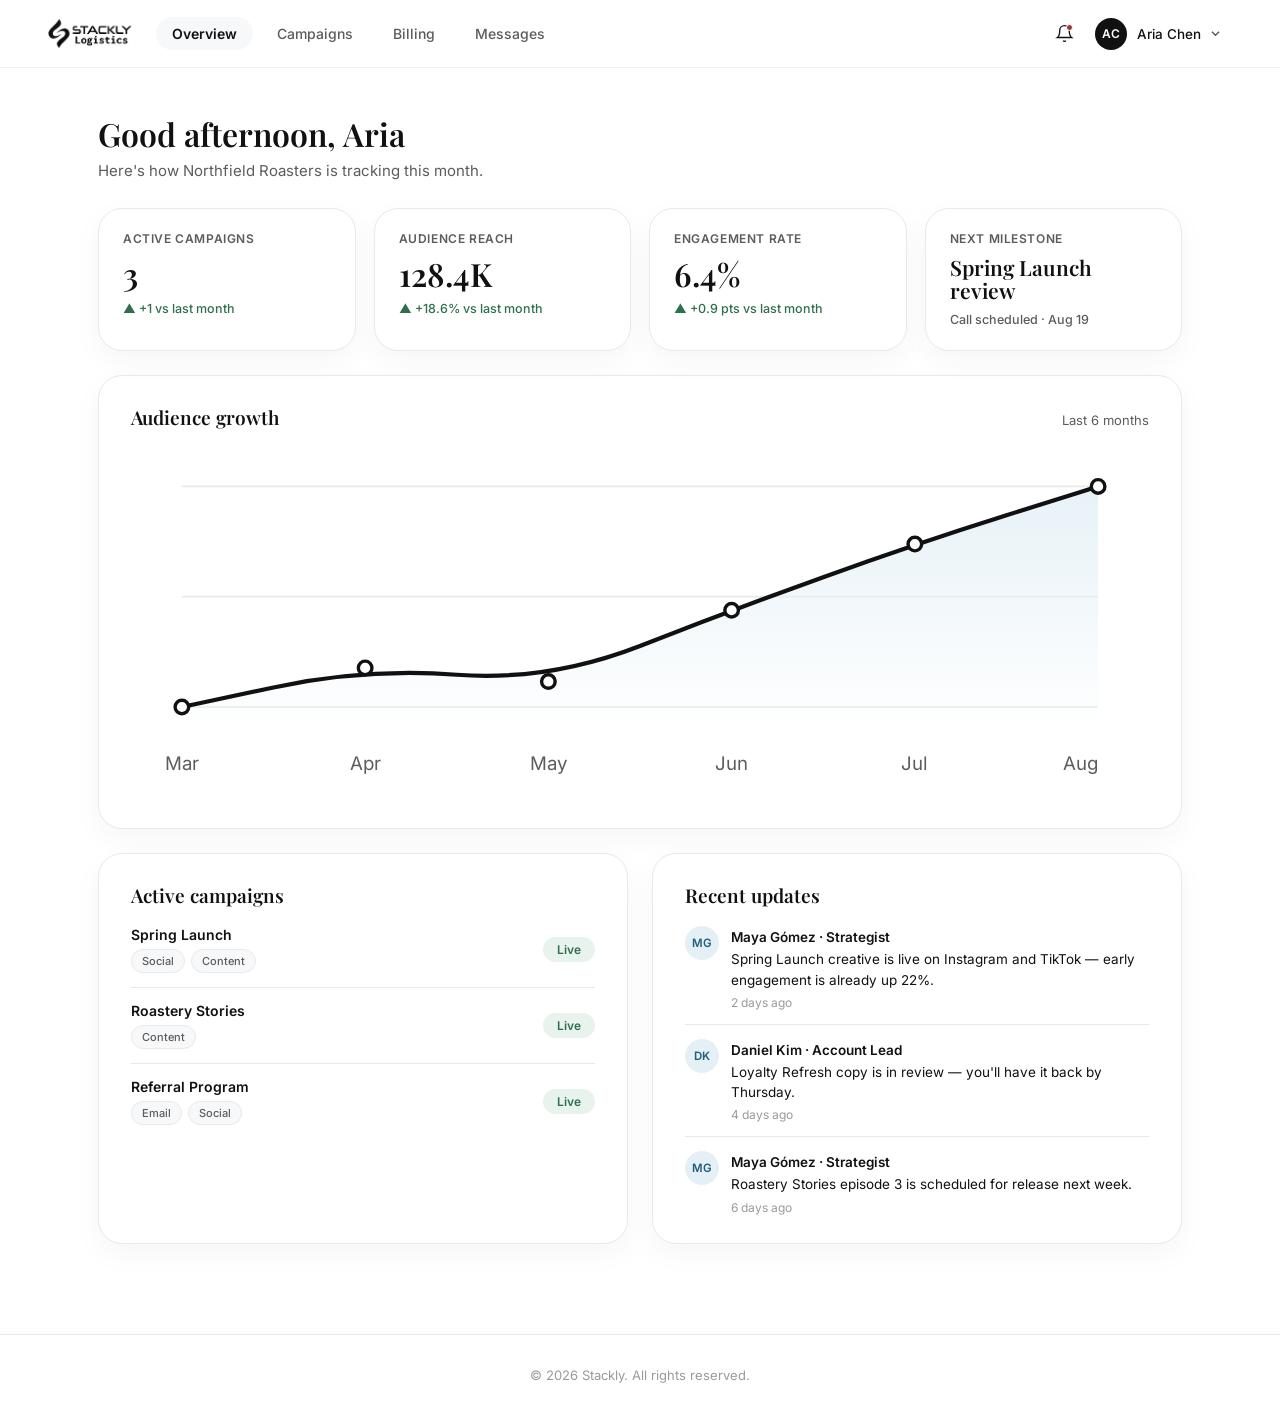
<file: user.html>
<!DOCTYPE html>
<html lang="en">
<head>
<meta charset="UTF-8" />
<meta name="viewport" content="width=device-width, initial-scale=1.0" />
<meta name="robots" content="noindex, nofollow" />
<title>Client Portal – Stackly</title>
<meta name="description" content="Track your campaigns, billing and updates from your Stackly team." />

<link rel="preconnect" href="https://fonts.googleapis.com" />
<link rel="preconnect" href="https://fonts.gstatic.com" crossorigin />
<link href="https://fonts.googleapis.com/css2?family=Inter:wght@400;500;600;700&family=Playfair+Display:ital,wght@0,500;0,600;0,700;1,600&display=swap" rel="stylesheet" />

<!-- Super Cool Preloader CSS -->
<link rel="stylesheet" href="preloader.css" />

<style>
/* ============================================================
   TOKENS
============================================================ */
:root{
  --ink:#111111;
  --paper:#ffffff;
  --mist:#e4f0f6;
  --info:#1f5f7a;
  --ash:#5c5c5c;
  --ash-light:#9a9a9a;
  --fog:#f7f8f9;
  --line:#e9e9e9;
  --sage:#2f6f4e; --sage-bg:#e7f3ec;
  --amber:#8a6116; --amber-bg:#faf1de;
  --rose:#9c3b32; --rose-bg:#f8e8e6;
  --r-lg:24px;
  --r-md:16px;
  --shadow-sm:0 10px 30px rgba(0,0,0,0.04);
  --shadow-md:0 20px 45px rgba(0,0,0,0.08);
}

/* ============================================================
   RESET & BASE
============================================================ */
*,*::before,*::after{box-sizing:border-box;margin:0;padding:0;}
html{scroll-behavior:smooth;}
body{
  font-family:'Inter',sans-serif;
  background:var(--paper);
  color:var(--ink);
  -webkit-font-smoothing:antialiased;
}
img{display:block;max-width:100%;}
a{text-decoration:none;color:inherit;}
button{font-family:inherit;border:none;background:none;cursor:pointer;color:inherit;}
ul{list-style:none;}
table{border-collapse:collapse;width:100%;}
a:focus-visible,button:focus-visible,[tabindex]:focus-visible{
  outline:2px solid var(--ink);
  outline-offset:2px;
  border-radius:4px;
}

/* ============================================================
   TOP NAV
============================================================ */
.topnav{
  position:fixed;
  top:0;left:0;right:0;
  z-index:1000;
  height:68px;
  display:flex;
  align-items:center;
  justify-content:space-between;
  gap:24px;
  padding:0 48px;
  background:rgba(255,255,255,0.95);
  backdrop-filter:blur(16px);
  -webkit-backdrop-filter:blur(16px);
  border-bottom:1px solid rgba(0,0,0,0.06);
}
.nav-logo{
  display:flex;align-items:center;gap:8px;
  flex-shrink:0;
}
.nav-logo img{
  height:30px;width:auto;object-fit:contain;
}
.nav-tabs{
  display:flex;
  align-items:center;
  gap:8px;
  flex:1;
}
.tab-link{
  font-size:14px;
  font-weight:500;
  color:var(--ash);
  padding:8px 16px;
  border-radius:50px;
  transition:background .2s ease,color .2s ease;
}
.tab-link:hover{color:var(--ink);}
.tab-link.active{color:var(--ink);background:var(--fog);font-weight:600;}
.nav-right{
  display:flex;
  align-items:center;
  gap:8px;
  flex-shrink:0;
}
.icon-btn{
  position:relative;
  width:36px;height:36px;
  display:flex;align-items:center;justify-content:center;
  border-radius:50%;
  transition:background .2s ease;
}
.icon-btn:hover{background:var(--fog);}
.icon-btn svg{width:19px;height:19px;stroke:var(--ink);fill:none;stroke-width:1.7;}
.bell-dot{
  position:absolute;top:8px;right:9px;
  width:7px;height:7px;border-radius:50%;
  background:var(--rose);
  border:1.5px solid #fff;
}
.profile-trigger{
  display:flex;align-items:center;gap:10px;
  padding:5px 12px 5px 5px;
  border-radius:50px;
  transition:background .2s ease;
}
.profile-trigger:hover{background:var(--fog);}
.avatar{
  width:32px;height:32px;
  border-radius:50%;
  background:var(--ink);
  color:#fff;
  display:flex;align-items:center;justify-content:center;
  font-size:12px;font-weight:600;
  flex-shrink:0;
}
.profile-name{font-size:13.5px;font-weight:500;}
.caret{width:9px;height:9px;stroke:var(--ash);fill:none;stroke-width:1.6;transition:transform .2s ease;}
.profile-trigger.open .caret{transform:rotate(180deg);}

.avatar-menu{
  position:absolute;
  top:56px;right:48px;
  width:220px;
  background:var(--paper);
  border:1px solid var(--line);
  border-radius:var(--r-md);
  box-shadow:var(--shadow-md);
  padding:8px;
  opacity:0;
  visibility:hidden;
  transform:translateY(-6px);
  transition:opacity .18s ease,transform .18s ease,visibility .18s ease;
  z-index:1001;
}
.avatar-menu.open{opacity:1;visibility:visible;transform:translateY(0);}
.avatar-menu a{
  display:block;
  padding:10px 12px;
  font-size:13.5px;
  font-weight:500;
  border-radius:10px;
  color:var(--ink);
}
.avatar-menu a:hover{background:var(--fog);}
.avatar-menu .menu-divider{height:1px;background:var(--line);margin:6px 4px;}

/* Hamburger */
.hamburger{
  display:none;
  flex-direction:column;
  gap:5px;
  padding:6px;
  width:36px;height:36px;
  align-items:center;justify-content:center;
}
.hamburger span{
  display:block;width:20px;height:2px;
  background:var(--ink);border-radius:2px;
  transition:all .3s ease;
}
.hamburger.open span:nth-child(1){transform:translateY(7px) rotate(45deg);}
.hamburger.open span:nth-child(2){opacity:0;transform:scaleX(0);}
.hamburger.open span:nth-child(3){transform:translateY(-7px) rotate(-45deg);}

/* Mobile menu */
.mobile-menu{
  display:none;
  position:fixed;
  top:68px;left:0;right:0;
  max-height:calc(100vh - 68px);
  overflow-y:auto;
  background:rgba(255,255,255,0.98);
  backdrop-filter:blur(20px);
  -webkit-backdrop-filter:blur(20px);
  padding:20px 24px 32px;
  flex-direction:column;
  gap:4px;
  z-index:999;
  border-bottom:1px solid rgba(0,0,0,0.08);
  box-shadow:0 12px 30px rgba(0,0,0,0.08);
  transform:translateY(-12px);
  opacity:0;
  transition:transform .3s ease,opacity .3s ease;
}
.mobile-menu.active{display:flex;transform:translateY(0);opacity:1;}
.mobile-menu .tab-link{
  font-size:16px;padding:12px 10px;border-radius:12px;
}
.mobile-menu .tab-link.active{background:var(--fog);}
.mobile-divider{height:1px;background:var(--line);margin:10px 0;}
.mobile-profile-row{
  display:flex;align-items:center;gap:12px;
  padding:8px 10px 14px;
}
.mobile-profile-row .profile-name{font-size:14.5px;font-weight:600;display:block;}
.mobile-profile-row .profile-sub{font-size:12.5px;color:var(--ash);}
.mobile-menu .menu-link{
  font-size:15px;font-weight:500;padding:11px 10px;border-radius:12px;color:var(--ink);
}
.mobile-menu .menu-link:hover{background:var(--fog);}

/* ============================================================
   DASHBOARD LAYOUT
============================================================ */
.dashboard{
  margin-top:68px;
  max-width:1180px;
  margin-left:auto;margin-right:auto;
  padding:44px 48px 90px;
}
.panel{display:none;}
.panel.is-active{display:block;animation:fadeIn .35s ease;}
@keyframes fadeIn{from{opacity:0;transform:translateY(6px);}to{opacity:1;transform:none;}}

.panel-head{margin-bottom:28px;}
.panel-head h1{font-family:'Playfair Display',Georgia,serif;font-weight:600;font-size:32px;margin-bottom:6px;}
.panel-head p{color:var(--ash);font-size:15px;}

/* Stat grid */
.stat-grid{
  display:grid;grid-template-columns:repeat(4,1fr);
  gap:18px;margin-bottom:24px;
}
.stat-card{
  background:var(--paper);
  border:1px solid var(--line);
  border-radius:var(--r-lg);
  box-shadow:var(--shadow-sm);
  padding:22px 24px;
}
.stat-label{display:block;font-size:12px;font-weight:600;text-transform:uppercase;letter-spacing:.05em;color:var(--ash);}
.stat-value{display:block;font-family:'Playfair Display',Georgia,serif;font-weight:600;font-size:32px;margin:10px 0 6px;line-height:1.1;}
.stat-value.is-text{font-size:21px;}
.stat-delta{font-size:12.5px;font-weight:500;}
.stat-delta.up{color:var(--sage);}
.stat-delta.down{color:var(--rose);}
.stat-delta.neutral{color:var(--ash);}

/* Generic section card */
.section-card{
  background:var(--paper);
  border:1px solid var(--line);
  border-radius:var(--r-lg);
  box-shadow:var(--shadow-sm);
  padding:28px 32px;
  margin-bottom:24px;
}
.card-title-row{display:flex;align-items:baseline;justify-content:space-between;gap:12px;margin-bottom:8px;flex-wrap:wrap;}
.card-title-row h2{font-family:'Playfair Display',Georgia,serif;font-weight:600;font-size:19px;}
.chart-range{font-size:13px;color:var(--ash);}

/* Chart */
.chart-svg{width:100%;height:auto;display:block;margin-top:14px;}
.chart-grid{stroke:var(--line);stroke-width:1;}
.chart-dot{fill:var(--paper);stroke:var(--ink);stroke-width:2;}
.chart-label{font-family:'Inter',sans-serif;font-size:11px;fill:var(--ash);}

/* Split row */
.split-row{display:grid;grid-template-columns:1fr 1fr;gap:24px;}
.split-row .section-card{margin-bottom:0;}

/* Mini list (overview campaigns) */
.mini-list{display:flex;flex-direction:column;margin-top:18px;}
.mini-row{
  display:flex;align-items:center;justify-content:space-between;gap:14px;
  padding:14px 0;border-bottom:1px solid var(--line);
}
.mini-row:last-child{border-bottom:none;padding-bottom:0;}
.mini-row:first-child{padding-top:0;}
.mini-row-name{font-size:14px;font-weight:600;}
.mini-row-sub{font-size:12.5px;color:var(--ash);margin-top:3px;}
.tag-group{display:flex;gap:6px;flex-wrap:wrap;margin-top:6px;}
.tag{
  font-size:11px;font-weight:500;padding:4px 10px;
  background:var(--fog);border:1px solid var(--line);
  border-radius:20px;color:var(--ash);white-space:nowrap;
  pointer-events:none;cursor:default;user-select:none;
}

/* Feed */
.feed-list{display:flex;flex-direction:column;margin-top:18px;}
.feed-item{display:flex;gap:12px;padding:14px 0;border-bottom:1px solid var(--line);}
.feed-item:last-child{border-bottom:none;padding-bottom:0;}
.feed-item:first-child{padding-top:0;}
.feed-avatar{
  width:34px;height:34px;border-radius:50%;background:var(--mist);color:var(--info);
  display:flex;align-items:center;justify-content:center;font-size:11.5px;font-weight:600;flex-shrink:0;
}
.feed-name{font-size:13.5px;font-weight:600;}
.feed-text{font-size:13.5px;color:var(--ink);margin-top:3px;line-height:1.5;}
.feed-time{font-size:12px;color:var(--ash-light);margin-top:5px;display:block;}

/* Pills */
.pill{display:inline-flex;align-items:center;padding:5px 14px;border-radius:50px;font-size:12px;font-weight:600;white-space:nowrap;flex-shrink:0;}
.pill-positive{background:var(--sage-bg);color:var(--sage);}
.pill-warning{background:var(--amber-bg);color:var(--amber);}
.pill-info{background:var(--mist);color:var(--info);}
.pill-neutral{background:var(--fog);color:var(--ash);border:1px solid var(--line);}
.pill-negative{background:var(--rose-bg);color:var(--rose);}

/* Progress */
.progress-cell{display:flex;align-items:center;gap:10px;min-width:120px;}
.progress-track{flex:1;height:6px;background:var(--fog);border-radius:4px;overflow:hidden;}
.progress-fill{height:100%;background:var(--ink);border-radius:4px;}
.progress-pct{font-size:12.5px;color:var(--ash);flex-shrink:0;width:32px;}

/* Data table */
.data-table th{
  text-align:left;font-size:12px;font-weight:600;text-transform:uppercase;
  letter-spacing:.04em;color:var(--ash);padding:0 16px 12px;border-bottom:1px solid var(--line);
}
.data-table th:first-child,.data-table td:first-child{padding-left:0;}
.data-table th:last-child,.data-table td:last-child{padding-right:0;}
.data-table td{padding:16px;border-bottom:1px solid var(--line);font-size:14px;vertical-align:middle;}
.data-table tr:last-child td{border-bottom:none;}
.cell-name{font-weight:600;}
.cell-sub{font-size:12.5px;color:var(--ash);margin-top:2px;}

/* Billing summary */
.summary-row{display:flex;gap:48px;flex-wrap:wrap;}
.summary-value{display:block;font-family:'Playfair Display',Georgia,serif;font-weight:600;font-size:22px;margin-top:6px;}

/* Footer */
.dash-footer{
  padding:32px 48px;text-align:center;
  color:var(--ash-light);font-size:13px;
  border-top:1px solid var(--line);
}

/* ============================================================
   RESPONSIVE
============================================================ */
@media (max-width:1024px){
  .stat-grid{grid-template-columns:repeat(2,1fr);}
}
@media (max-width:900px){
  .nav-tabs,.nav-right{display:none;}
  .hamburger{display:flex;}
  .topnav{padding:0 24px;}
  .split-row{grid-template-columns:1fr;}
}
@media (max-width:640px){
  .dashboard{padding:32px 20px 70px;}
  .section-card{padding:22px 20px;}
  .panel-head h1{font-size:26px;}
  .mobile-menu{padding:18px 20px 26px;}
  .dash-footer{padding:24px 20px;}

  .data-table thead{display:none;}
  .data-table,.data-table tbody,.data-table tr,.data-table td{display:block;width:100%;}
  .data-table tr{
    border:1px solid var(--line);border-radius:var(--r-md);
    margin-bottom:12px;padding:6px 16px;
  }
  .data-table td{
    border-bottom:none;padding:10px 0;
    display:flex;align-items:center;justify-content:space-between;gap:12px;
    text-align:right;
  }
  .data-table td::before{
    content:attr(data-label);font-weight:600;color:var(--ash);
    text-align:left;font-size:11.5px;text-transform:uppercase;letter-spacing:.04em;
    flex-shrink:0;
  }
  .progress-cell{justify-content:flex-end;}
}
@media (max-width:480px){
  .stat-grid{grid-template-columns:1fr;}
  .summary-row{gap:24px;}
}

/* Reduced motion */
@media (prefers-reduced-motion:reduce){
  *{animation-duration:.01ms !important;transition-duration:.01ms !important;}
}
</style>
</head>
<body>
<!-- ============================================================
     SITE PRELOADER
============================================================ -->
<div id="site-preloader" class="site-preloader" aria-hidden="true">
  <div class="preloader-ambient-glow"></div>
  <div class="preloader-content-box">
    <div class="preloader-brand-wrapper">
      <div class="preloader-pulse-shadow"></div>
      <div class="preloader-spin-ring-outer"></div>
      <div class="preloader-spin-ring-inner"></div>
      <div class="preloader-logo-core">
        <img src="images/Frame 808.webp" alt="Stackly Logo" class="preloader-logo-img" />
      </div>
    </div>
    <div class="preloader-meta-wrap">
      <span class="preloader-brand-title">Stackly</span>
      <span class="preloader-brand-tagline">Client Strategy Portal</span>
    </div>
    <div class="preloader-progress-wrap">
      <div class="preloader-progress-track">
        <div class="preloader-progress-fill" id="preloader-progress-fill"></div>
      </div>
      <div class="preloader-percent-num" id="preloader-percent">0%</div>
    </div>
  </div>
</div>

<!-- ============================================================
     TOP NAV
============================================================ -->
<nav class="topnav">
  <a href="index.html" class="nav-logo" aria-label="Stackly Home">
    <img src="images/Frame 808.webp" alt="Stackly Logo" />
  </a>

  <div class="nav-tabs">
    <a href="#overview" class="tab-link active" data-panel="overview">Overview</a>
    <a href="#campaigns" class="tab-link" data-panel="campaigns">Campaigns</a>
    <a href="#billing" class="tab-link" data-panel="billing">Billing</a>
    <a href="#messages" class="tab-link" data-panel="messages">Messages</a>
  </div>

  <div class="nav-right">
    <button class="icon-btn" aria-label="Notifications">
      <svg viewBox="0 0 24 24"><path d="M18 8a6 6 0 0 0-12 0c0 7-3 9-3 9h18s-3-2-3-9"/><path d="M13.73 21a2 2 0 0 1-3.46 0"/></svg>
      <span class="bell-dot"></span>
    </button>
    <button class="profile-trigger" id="avatarTrigger" aria-haspopup="true" aria-expanded="false">
      <span class="avatar" id="navAvatar">AC</span>
      <span class="profile-name" id="navProfileName">Aria Chen</span>
      <svg class="caret" viewBox="0 0 10 6"><path d="M1 1l4 4 4-4"/></svg>
    </button>
  </div>

  <button class="hamburger" id="hamburgerToggle" aria-label="Open menu" aria-expanded="false">
    <span></span><span></span><span></span>
  </button>
</nav>

<div class="avatar-menu" id="avatarMenu">
  <a href="user.html">Account settings</a>
  <a href="index.html">View public site</a>
  <div class="menu-divider"></div>
  <a href="login.html" class="logout-btn">Log out</a>
</div>

<!-- Mobile menu -->
<div class="mobile-menu" id="mobileMenu">
  <a href="#overview" class="tab-link active" data-panel="overview">Overview</a>
  <a href="#campaigns" class="tab-link" data-panel="campaigns">Campaigns</a>
  <a href="#billing" class="tab-link" data-panel="billing">Billing</a>
  <a href="#messages" class="tab-link" data-panel="messages">Messages</a>
  <div class="mobile-divider"></div>
  <div class="mobile-profile-row">
    <span class="avatar" id="mobAvatar">AC</span>
    <span>
      <span class="profile-name" id="mobProfileName">Aria Chen</span><br/>
      <span class="profile-sub">Northfield Roasters</span>
    </span>
  </div>
  <a href="user.html" class="menu-link">Account settings</a>
  <a href="index.html" class="menu-link">View public site</a>
  <a href="login.html" class="menu-link logout-btn">Log out</a>
</div>

<!-- ============================================================
     DASHBOARD
============================================================ -->
<main class="dashboard">

  <!-- OVERVIEW -->
  <section class="panel is-active" data-panel="overview">
    <div class="panel-head">
      <h1 id="welcomeGreeting">Good afternoon, Aria</h1>
      <p>Here's how Northfield Roasters is tracking this month.</p>
    </div>

    <div class="stat-grid">
      <div class="stat-card">
        <span class="stat-label">Active campaigns</span>
        <span class="stat-value">3</span>
        <span class="stat-delta up">▲ +1 vs last month</span>
      </div>
      <div class="stat-card">
        <span class="stat-label">Audience reach</span>
        <span class="stat-value">128.4K</span>
        <span class="stat-delta up">▲ +18.6% vs last month</span>
      </div>
      <div class="stat-card">
        <span class="stat-label">Engagement rate</span>
        <span class="stat-value">6.4%</span>
        <span class="stat-delta up">▲ +0.9 pts vs last month</span>
      </div>
      <div class="stat-card">
        <span class="stat-label">Next milestone</span>
        <span class="stat-value is-text">Spring Launch review</span>
        <span class="stat-delta neutral">Call scheduled · Aug 19</span>
      </div>
    </div>

    <div class="section-card">
      <div class="card-title-row">
        <h2>Audience growth</h2>
        <span class="chart-range">Last 6 months</span>
      </div>
      <svg viewBox="0 0 600 210" class="chart-svg" role="img" aria-label="Audience growth trending up from 60,000 in March to 128,000 in August">
        <defs>
          <linearGradient id="areaFillUser" x1="0" y1="0" x2="0" y2="1">
            <stop offset="0%" stop-color="#e4f0f6" stop-opacity="0.9"/>
            <stop offset="100%" stop-color="#e4f0f6" stop-opacity="0"/>
          </linearGradient>
        </defs>
        <line x1="30" y1="25" x2="570" y2="25" class="chart-grid"/>
        <line x1="30" y1="90" x2="570" y2="90" class="chart-grid"/>
        <line x1="30" y1="155" x2="570" y2="155" class="chart-grid"/>
        <path d="M30,155 L84,143.5 Q138,132 192,136 Q246,140 300,119 Q354,98 408,78.5 Q462,59 516,42 L570,25 L570,170 L30,170 Z" fill="url(#areaFillUser)"/>
        <path d="M30,155 L84,143.5 Q138,132 192,136 Q246,140 300,119 Q354,98 408,78.5 Q462,59 516,42 L570,25" fill="none" stroke="#111111" stroke-width="2.5" stroke-linecap="round"/>
        <circle cx="30" cy="155" r="4" class="chart-dot"/>
        <circle cx="138" cy="132" r="4" class="chart-dot"/>
        <circle cx="246" cy="140" r="4" class="chart-dot"/>
        <circle cx="354" cy="98" r="4" class="chart-dot"/>
        <circle cx="462" cy="59" r="4" class="chart-dot"/>
        <circle cx="570" cy="25" r="4" class="chart-dot"/>
        <text x="30" y="192" class="chart-label" text-anchor="middle">Mar</text>
        <text x="138" y="192" class="chart-label" text-anchor="middle">Apr</text>
        <text x="246" y="192" class="chart-label" text-anchor="middle">May</text>
        <text x="354" y="192" class="chart-label" text-anchor="middle">Jun</text>
        <text x="462" y="192" class="chart-label" text-anchor="middle">Jul</text>
        <text x="570" y="192" class="chart-label" text-anchor="end">Aug</text>
      </svg>
    </div>

    <div class="split-row">
      <div class="section-card">
        <h2 style="font-family:'Playfair Display',Georgia,serif;font-weight:600;font-size:19px;">Active campaigns</h2>
        <div class="mini-list">
          <div class="mini-row">
            <div>
              <div class="mini-row-name">Spring Launch</div>
              <div class="tag-group"><span class="tag">Social</span><span class="tag">Content</span></div>
            </div>
            <span class="pill pill-positive">Live</span>
          </div>
          <div class="mini-row">
            <div>
              <div class="mini-row-name">Roastery Stories</div>
              <div class="tag-group"><span class="tag">Content</span></div>
            </div>
            <span class="pill pill-positive">Live</span>
          </div>
          <div class="mini-row">
            <div>
              <div class="mini-row-name">Referral Program</div>
              <div class="tag-group"><span class="tag">Email</span><span class="tag">Social</span></div>
            </div>
            <span class="pill pill-positive">Live</span>
          </div>
        </div>
      </div>

      <div class="section-card">
        <h2 style="font-family:'Playfair Display',Georgia,serif;font-weight:600;font-size:19px;">Recent updates</h2>
        <div class="feed-list">
          <div class="feed-item">
            <span class="feed-avatar">MG</span>
            <div>
              <span class="feed-name">Maya Gómez · Strategist</span>
              <p class="feed-text">Spring Launch creative is live on Instagram and TikTok — early engagement is already up 22%.</p>
              <span class="feed-time">2 days ago</span>
            </div>
          </div>
          <div class="feed-item">
            <span class="feed-avatar">DK</span>
            <div>
              <span class="feed-name">Daniel Kim · Account Lead</span>
              <p class="feed-text">Loyalty Refresh copy is in review — you'll have it back by Thursday.</p>
              <span class="feed-time">4 days ago</span>
            </div>
          </div>
          <div class="feed-item">
            <span class="feed-avatar">MG</span>
            <div>
              <span class="feed-name">Maya Gómez · Strategist</span>
              <p class="feed-text">Roastery Stories episode 3 is scheduled for release next week.</p>
              <span class="feed-time">6 days ago</span>
            </div>
          </div>
        </div>
      </div>
    </div>
  </section>

  <!-- CAMPAIGNS -->
  <section class="panel" data-panel="campaigns">
    <div class="panel-head">
      <h1>Campaigns</h1>
      <p>Every campaign Stackly is running for Northfield Roasters.</p>
    </div>
    <div class="section-card">
      <table class="data-table">
        <thead>
          <tr><th>Campaign</th><th>Channels</th><th>Status</th><th>Started</th><th>Progress</th></tr>
        </thead>
        <tbody>
          <tr>
            <td data-label="Campaign" class="cell-name">Spring Launch</td>
            <td data-label="Channels"><div class="tag-group"><span class="tag">Social</span><span class="tag">Content</span></div></td>
            <td data-label="Status"><span class="pill pill-positive">Live</span></td>
            <td data-label="Started">Mar 3, 2026</td>
            <td data-label="Progress"><div class="progress-cell"><div class="progress-track"><div class="progress-fill" style="width:72%"></div></div><span class="progress-pct">72%</span></div></td>
          </tr>
          <tr>
            <td data-label="Campaign" class="cell-name">Loyalty Refresh</td>
            <td data-label="Channels"><div class="tag-group"><span class="tag">Email</span></div></td>
            <td data-label="Status"><span class="pill pill-warning">In review</span></td>
            <td data-label="Started">Jul 22, 2026</td>
            <td data-label="Progress"><div class="progress-cell"><div class="progress-track"><div class="progress-fill" style="width:40%"></div></div><span class="progress-pct">40%</span></div></td>
          </tr>
          <tr>
            <td data-label="Campaign" class="cell-name">Roastery Stories</td>
            <td data-label="Channels"><div class="tag-group"><span class="tag">Content</span></div></td>
            <td data-label="Status"><span class="pill pill-positive">Live</span></td>
            <td data-label="Started">Jan 14, 2026</td>
            <td data-label="Progress"><div class="progress-cell"><div class="progress-track"><div class="progress-fill" style="width:85%"></div></div><span class="progress-pct">85%</span></div></td>
          </tr>
          <tr>
            <td data-label="Campaign" class="cell-name">Holiday Pop-up</td>
            <td data-label="Channels"><div class="tag-group"><span class="tag">Paid</span><span class="tag">Social</span></div></td>
            <td data-label="Status"><span class="pill pill-info">Scheduled</span></td>
            <td data-label="Started">Starts Sep 15, 2026</td>
            <td data-label="Progress"><div class="progress-cell"><div class="progress-track"><div class="progress-fill" style="width:10%"></div></div><span class="progress-pct">10%</span></div></td>
          </tr>
          <tr>
            <td data-label="Campaign" class="cell-name">Sustainability Story</td>
            <td data-label="Channels"><div class="tag-group"><span class="tag">Content</span></div></td>
            <td data-label="Status"><span class="pill pill-neutral">Completed</span></td>
            <td data-label="Started">Jun 2026</td>
            <td data-label="Progress"><div class="progress-cell"><div class="progress-track"><div class="progress-fill" style="width:100%"></div></div><span class="progress-pct">100%</span></div></td>
          </tr>
          <tr>
            <td data-label="Campaign" class="cell-name">Referral Program</td>
            <td data-label="Channels"><div class="tag-group"><span class="tag">Email</span><span class="tag">Social</span></div></td>
            <td data-label="Status"><span class="pill pill-positive">Live</span></td>
            <td data-label="Started">Apr 9, 2026</td>
            <td data-label="Progress"><div class="progress-cell"><div class="progress-track"><div class="progress-fill" style="width:55%"></div></div><span class="progress-pct">55%</span></div></td>
          </tr>
        </tbody>
      </table>
    </div>
  </section>

  <!-- BILLING -->
  <section class="panel" data-panel="billing">
    <div class="panel-head">
      <h1>Billing</h1>
      <p>Your plan and invoice history.</p>
    </div>

    <div class="section-card summary-card">
      <div class="summary-row">
        <div><span class="stat-label">Current plan</span><span class="summary-value">Growth Partner</span></div>
        <div><span class="stat-label">Monthly rate</span><span class="summary-value">$4,200</span></div>
        <div><span class="stat-label">Next billing date</span><span class="summary-value">Sep 1, 2026</span></div>
      </div>
    </div>

    <div class="section-card">
      <table class="data-table">
        <thead>
          <tr><th>Invoice</th><th>Date</th><th>Description</th><th>Amount</th><th>Status</th></tr>
        </thead>
        <tbody>
          <tr>
            <td data-label="Invoice" class="cell-name">INV-2026-09</td>
            <td data-label="Date">Sep 1, 2026</td>
            <td data-label="Description">Growth Partner — September</td>
            <td data-label="Amount">$4,200.00</td>
            <td data-label="Status"><span class="pill pill-warning">Due</span></td>
          </tr>
          <tr>
            <td data-label="Invoice" class="cell-name">INV-2026-08</td>
            <td data-label="Date">Aug 1, 2026</td>
            <td data-label="Description">Growth Partner — August</td>
            <td data-label="Amount">$4,200.00</td>
            <td data-label="Status"><span class="pill pill-positive">Paid</span></td>
          </tr>
          <tr>
            <td data-label="Invoice" class="cell-name">INV-2026-07</td>
            <td data-label="Date">Jul 1, 2026</td>
            <td data-label="Description">Growth Partner — July</td>
            <td data-label="Amount">$4,200.00</td>
            <td data-label="Status"><span class="pill pill-positive">Paid</span></td>
          </tr>
          <tr>
            <td data-label="Invoice" class="cell-name">INV-2026-06</td>
            <td data-label="Date">Jun 1, 2026</td>
            <td data-label="Description">Growth Partner — June</td>
            <td data-label="Amount">$4,200.00</td>
            <td data-label="Status"><span class="pill pill-positive">Paid</span></td>
          </tr>
          <tr>
            <td data-label="Invoice" class="cell-name">INV-2026-05</td>
            <td data-label="Date">May 1, 2026</td>
            <td data-label="Description">Growth Partner + Holiday Pop-up setup</td>
            <td data-label="Amount">$5,150.00</td>
            <td data-label="Status"><span class="pill pill-positive">Paid</span></td>
          </tr>
        </tbody>
      </table>
    </div>
  </section>

  <!-- MESSAGES -->
  <section class="panel" data-panel="messages">
    <div class="panel-head">
      <h1>Messages</h1>
      <p>Updates from your Stackly account team.</p>
    </div>
    <div class="section-card">
      <div class="feed-list">
        <div class="feed-item">
          <span class="feed-avatar">DK</span>
          <div>
            <span class="feed-name">Daniel Kim · Account Lead</span>
            <p class="feed-text">Quick recap from today's call: we're prioritizing the Holiday Pop-up creative next. More soon.</p>
            <span class="feed-time">1 day ago</span>
          </div>
        </div>
        <div class="feed-item">
          <span class="feed-avatar">MG</span>
          <div>
            <span class="feed-name">Maya Gómez · Strategist</span>
            <p class="feed-text">Spring Launch creative is live on Instagram and TikTok — early engagement is already up 22%.</p>
            <span class="feed-time">2 days ago</span>
          </div>
        </div>
        <div class="feed-item">
          <span class="feed-avatar">PA</span>
          <div>
            <span class="feed-name">Priya Anand · Analyst</span>
            <p class="feed-text">Your August performance snapshot is ready — audience reach is up 18.6% month over month.</p>
            <span class="feed-time">3 days ago</span>
          </div>
        </div>
        <div class="feed-item">
          <span class="feed-avatar">DK</span>
          <div>
            <span class="feed-name">Daniel Kim · Account Lead</span>
            <p class="feed-text">Loyalty Refresh copy is in review — you'll have it back by Thursday.</p>
            <span class="feed-time">4 days ago</span>
          </div>
        </div>
        <div class="feed-item">
          <span class="feed-avatar">MG</span>
          <div>
            <span class="feed-name">Maya Gómez · Strategist</span>
            <p class="feed-text">Roastery Stories episode 3 is scheduled for release next week.</p>
            <span class="feed-time">6 days ago</span>
          </div>
        </div>
        <div class="feed-item">
          <span class="feed-avatar">DK</span>
          <div>
            <span class="feed-name">Daniel Kim · Account Lead</span>
            <p class="feed-text">Welcome back — here's what's on deck for the rest of August.</p>
            <span class="feed-time">12 days ago</span>
          </div>
        </div>
      </div>
    </div>
  </section>

</main>

<footer class="dash-footer">© 2026 Stackly. All rights reserved.</footer>

<!-- ============================================================
     SCRIPT
============================================================ -->
<script>
  // Tab switching
  const tabLinks = document.querySelectorAll('.tab-link');
  const panels = document.querySelectorAll('.panel');
  const mobileMenu = document.getElementById('mobileMenu');
  const hamburger = document.getElementById('hamburgerToggle');

  function activatePanel(name){
    panels.forEach(p => p.classList.toggle('is-active', p.dataset.panel === name));
    tabLinks.forEach(l => l.classList.toggle('active', l.dataset.panel === name));
    window.scrollTo(0,0);
  }

  tabLinks.forEach(link => {
    link.addEventListener('click', (e) => {
      e.preventDefault();
      activatePanel(link.dataset.panel);
      mobileMenu.classList.remove('active');
      hamburger.classList.remove('open');
      hamburger.setAttribute('aria-expanded','false');
    });
  });

  // Hamburger / mobile menu
  hamburger.addEventListener('click', () => {
    const isOpen = hamburger.classList.toggle('open');
    hamburger.setAttribute('aria-expanded', isOpen);
    hamburger.setAttribute('aria-label', isOpen ? 'Close menu' : 'Open menu');
    if(isOpen){
      mobileMenu.style.display = 'flex';
      requestAnimationFrame(() => mobileMenu.classList.add('active'));
    } else {
      mobileMenu.classList.remove('active');
      setTimeout(() => { mobileMenu.style.display = 'none'; }, 300);
    }
  });

  // Avatar dropdown
  const avatarTrigger = document.getElementById('avatarTrigger');
  const avatarMenu = document.getElementById('avatarMenu');
  avatarTrigger.addEventListener('click', (e) => {
    e.stopPropagation();
    const isOpen = avatarMenu.classList.toggle('open');
    avatarTrigger.classList.toggle('open', isOpen);
    avatarTrigger.setAttribute('aria-expanded', isOpen);
  });
  document.addEventListener('click', () => {
    avatarMenu.classList.remove('open');
    avatarTrigger.classList.remove('open');
    avatarTrigger.setAttribute('aria-expanded','false');
  });

  // Dynamic user name and initials
  function getInitials(name) {
    if (!name) return 'U';
    const parts = name.trim().split(/\s+/).filter(Boolean);
    if (parts.length === 1) {
      return parts[0].substring(0, Math.min(2, parts[0].length)).toUpperCase();
    }
    return (parts[0][0] + parts[parts.length - 1][0]).toUpperCase();
  }

  function getTimeGreeting() {
    const hour = new Date().getHours();
    if (hour < 12) return 'Good morning';
    if (hour < 17) return 'Good afternoon';
    return 'Good evening';
  }

  function updateUserData() {
    try {
      const urlParams = new URLSearchParams(window.location.search);
      const nameFromUrl = urlParams.get('name') || urlParams.get('user');
      const storedName = nameFromUrl || sessionStorage.getItem('stackly_username') || localStorage.getItem('stackly_username');

      if (storedName) {
        if (nameFromUrl) {
          localStorage.setItem('stackly_username', nameFromUrl);
          sessionStorage.setItem('stackly_username', nameFromUrl);
        }

        const trimmedName = storedName.trim();
        const initials = getInitials(trimmedName);
        const firstName = trimmedName.split(/\s+/)[0];
        const greeting = getTimeGreeting();

        const navName = document.getElementById('navProfileName');
        const mobName = document.getElementById('mobProfileName');
        const navAvatar = document.getElementById('navAvatar');
        const mobAvatar = document.getElementById('mobAvatar');
        const welcomeGreeting = document.getElementById('welcomeGreeting');

        if (navName) navName.textContent = trimmedName;
        if (mobName) mobName.textContent = trimmedName;
        if (navAvatar) navAvatar.textContent = initials;
        if (mobAvatar) mobAvatar.textContent = initials;
        if (welcomeGreeting) welcomeGreeting.textContent = `${greeting}, ${firstName}`;
      }
    } catch (err) {
      console.warn('Error reading user data:', err);
    }
  }

  // Logout functionality
  function setupLogout() {
    document.querySelectorAll('.logout-btn').forEach((btn) => {
      btn.addEventListener('click', (e) => {
        e.preventDefault();
        try {
          localStorage.removeItem('stackly_username');
          localStorage.removeItem('stackly_role');
          sessionStorage.removeItem('stackly_username');
          sessionStorage.removeItem('stackly_role');
        } catch (err) {
          console.warn('Error clearing storage:', err);
        }
        window.location.href = 'login.html';
      });
    });
  }

  // Initialize
  updateUserData();
  setupLogout();
</script>

<!-- Super Cool Preloader Script -->
<script src="preloader.js"></script>
</body>
</html>
</file>
<file: preloader.css>
/* ============================================================
   STACKLY - ULTRA-PREMIUM SUPER COOL PRELOADER STYLES
============================================================ */

.site-preloader {
  position: fixed;
  top: 0;
  left: 0;
  right: 0;
  bottom: 0;
  width: 100vw;
  height: 100vh;
  background: radial-gradient(circle at 50% 45%, #181a24 0%, #0a0b0e 100%);
  z-index: 9999999;
  display: flex;
  align-items: center;
  justify-content: center;
  overflow: hidden;
  opacity: 1;
  visibility: visible;
  transition: opacity 0.75s cubic-bezier(0.16, 1, 0.3, 1),
              transform 0.75s cubic-bezier(0.16, 1, 0.3, 1),
              visibility 0.75s;
  will-change: opacity, transform;
}

/* Exit Transition */
.site-preloader.is-loaded {
  opacity: 0;
  visibility: hidden;
  pointer-events: none;
  transform: scale(1.05);
}

/* Ambient Radial Glow */
.preloader-ambient-glow {
  position: absolute;
  width: 520px;
  height: 520px;
  border-radius: 50%;
  background: radial-gradient(circle, rgba(99, 102, 241, 0.22) 0%, rgba(14, 165, 233, 0.12) 45%, transparent 70%);
  filter: blur(80px);
  -webkit-filter: blur(80px);
  animation: preloaderAuraPulse 3.5s ease-in-out infinite alternate;
  pointer-events: none;
}

/* Center Content Box */
.preloader-content-box {
  position: relative;
  z-index: 2;
  display: flex;
  flex-direction: column;
  align-items: center;
  text-align: center;
  gap: 22px;
  max-width: 380px;
  width: 90%;
  user-select: none;
}

/* Orbit Ring & Logo Core */
.preloader-brand-wrapper {
  position: relative;
  width: 116px;
  height: 116px;
  display: flex;
  align-items: center;
  justify-content: center;
}

.preloader-pulse-shadow {
  position: absolute;
  inset: -10px;
  border-radius: 50%;
  background: radial-gradient(circle, rgba(255, 255, 255, 0.15) 0%, transparent 70%);
  filter: blur(10px);
  animation: preloaderAuraPulse 2.2s ease-in-out infinite;
}

.preloader-spin-ring-outer {
  position: absolute;
  inset: 0;
  border-radius: 50%;
  border: 2px solid transparent;
  border-top-color: #ffffff;
  border-right-color: rgba(255, 255, 255, 0.45);
  animation: preloaderSpin 1.35s cubic-bezier(0.5, 0.15, 0.5, 0.85) infinite;
  box-shadow: 0 0 20px rgba(255, 255, 255, 0.18);
}

.preloader-spin-ring-inner {
  position: absolute;
  inset: 9px;
  border-radius: 50%;
  border: 2px solid transparent;
  border-bottom-color: rgba(255, 255, 255, 0.85);
  border-left-color: rgba(255, 255, 255, 0.25);
  animation: preloaderSpinReverse 1.8s linear infinite;
}

.preloader-logo-core {
  position: relative;
  width: 76px;
  height: 76px;
  background: rgba(255, 255, 255, 0.07);
  border: 1.5px solid rgba(255, 255, 255, 0.18);
  backdrop-filter: blur(16px);
  -webkit-backdrop-filter: blur(16px);
  border-radius: 50%;
  display: flex;
  align-items: center;
  justify-content: center;
  box-shadow: inset 0 0 24px rgba(255, 255, 255, 0.08), 0 12px 36px rgba(0, 0, 0, 0.6);
  animation: preloaderCoreFloat 3s ease-in-out infinite;
}

.preloader-logo-img {
  max-width: 46px;
  max-height: 46px;
  object-fit: contain;
  filter: brightness(0) invert(1) drop-shadow(0 2px 10px rgba(255, 255, 255, 0.35));
}

/* Brand Meta Info */
.preloader-meta-wrap {
  display: flex;
  flex-direction: column;
  gap: 6px;
  align-items: center;
}

.preloader-brand-title {
  font-family: 'Playfair Display', Georgia, serif;
  font-size: 22px;
  font-weight: 700;
  letter-spacing: 4px;
  color: #ffffff;
  background: linear-gradient(135deg, #ffffff 20%, #d4d4d8 100%);
  -webkit-background-clip: text;
  -webkit-text-fill-color: transparent;
  text-transform: uppercase;
}

.preloader-brand-tagline {
  font-family: 'Inter', -apple-system, BlinkMacSystemFont, sans-serif;
  font-size: 9.5px;
  font-weight: 600;
  letter-spacing: 3px;
  color: rgba(255, 255, 255, 0.45);
  text-transform: uppercase;
}

/* Progress Track & Fill */
.preloader-progress-wrap {
  display: flex;
  flex-direction: column;
  align-items: center;
  gap: 8px;
  width: 100%;
  max-width: 200px;
}

.preloader-progress-track {
  width: 100%;
  height: 3px;
  background: rgba(255, 255, 255, 0.12);
  border-radius: 20px;
  overflow: hidden;
  position: relative;
}

.preloader-progress-fill {
  position: absolute;
  left: 0;
  top: 0;
  height: 100%;
  width: 0%;
  background: linear-gradient(90deg, #ffffff 0%, #a1a1aa 50%, #ffffff 100%);
  background-size: 200% 100%;
  border-radius: 20px;
  box-shadow: 0 0 12px rgba(255, 255, 255, 0.85);
  transition: width 0.15s ease-out;
  animation: preloaderShimmerAnim 1.6s linear infinite;
}

.preloader-percent-num {
  font-family: 'Inter', -apple-system, BlinkMacSystemFont, sans-serif;
  font-size: 12px;
  font-weight: 600;
  letter-spacing: 1.5px;
  color: rgba(255, 255, 255, 0.75);
  font-variant-numeric: tabular-nums;
}

/* Keyframes */
@keyframes preloaderSpin {
  0%   { transform: rotate(0deg); }
  100% { transform: rotate(360deg); }
}

@keyframes preloaderSpinReverse {
  0%   { transform: rotate(360deg); }
  100% { transform: rotate(0deg); }
}

@keyframes preloaderAuraPulse {
  0%   { transform: scale(0.92); opacity: 0.55; }
  100% { transform: scale(1.1);  opacity: 1; }
}

@keyframes preloaderCoreFloat {
  0%, 100% { transform: translateY(0); }
  50%      { transform: translateY(-4px); }
}

@keyframes preloaderShimmerAnim {
  0%   { background-position: 200% 0; }
  100% { background-position: -200% 0; }
}
</file>
